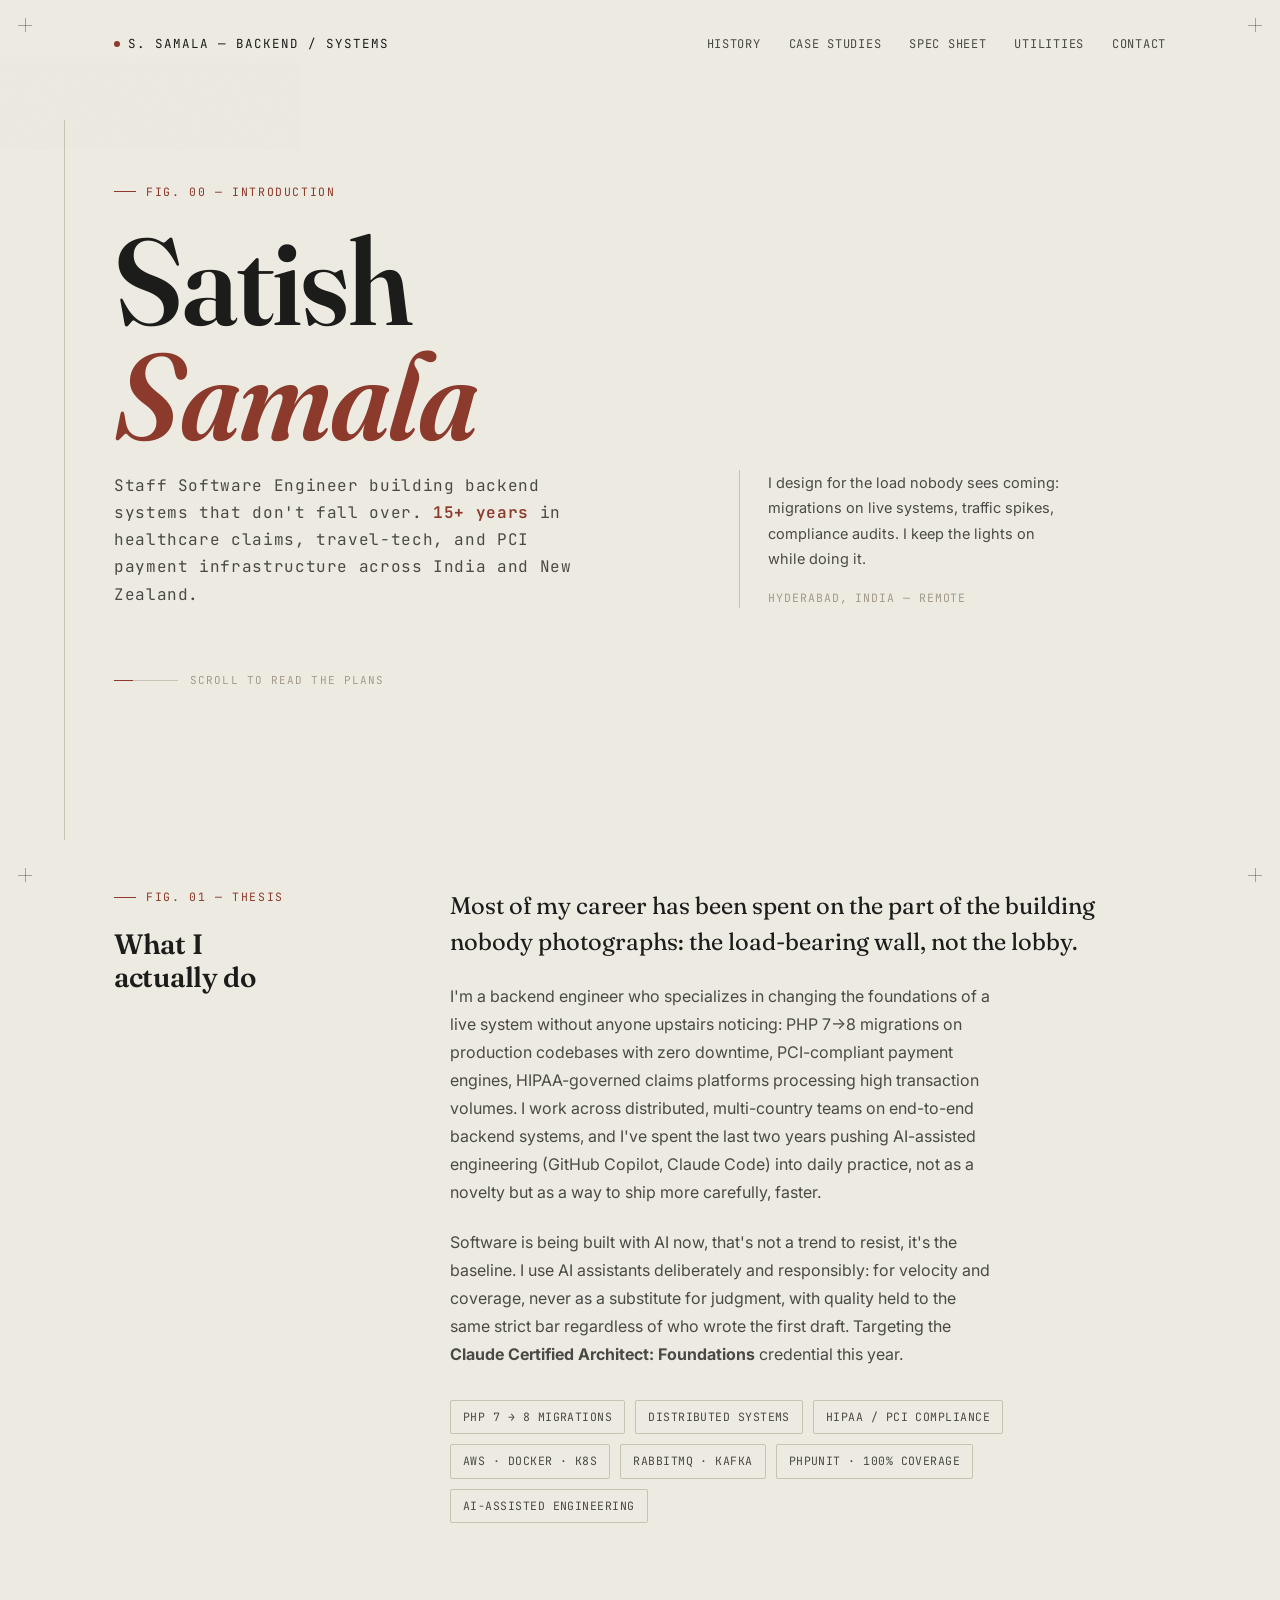
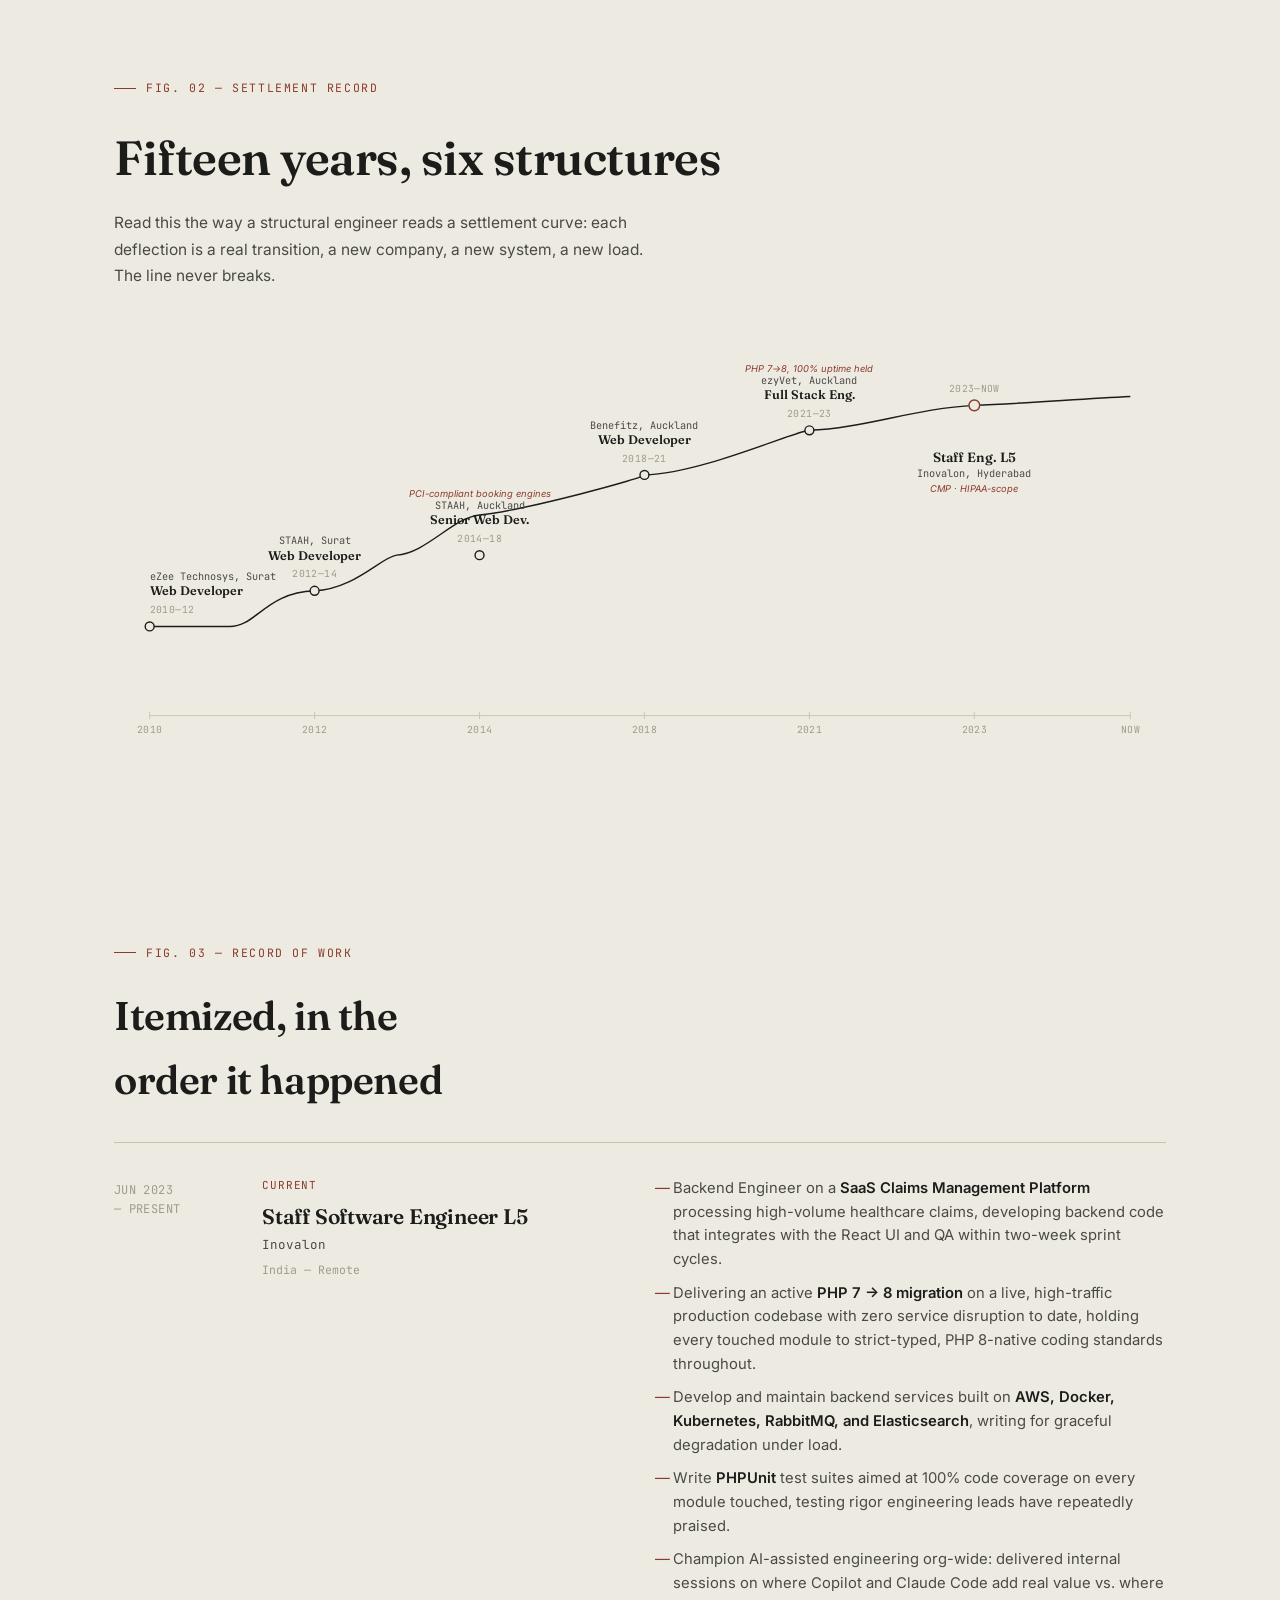
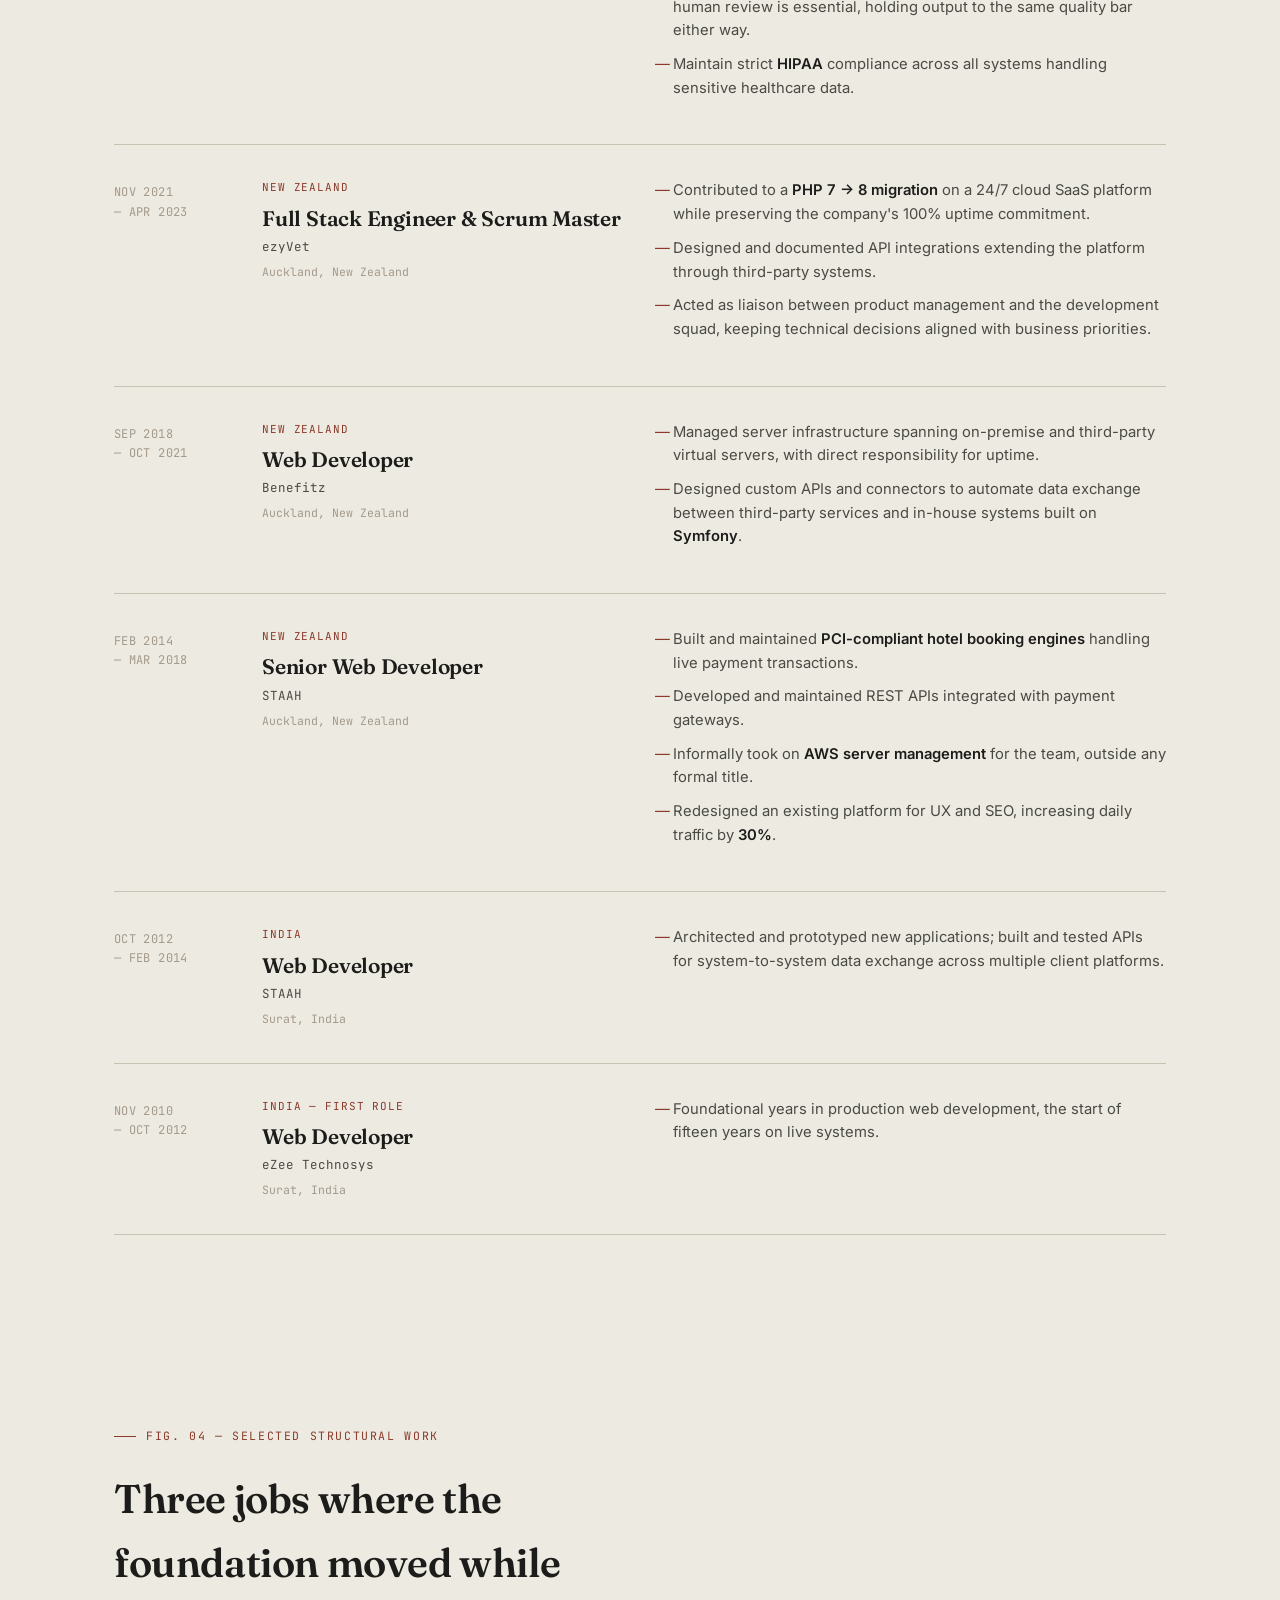
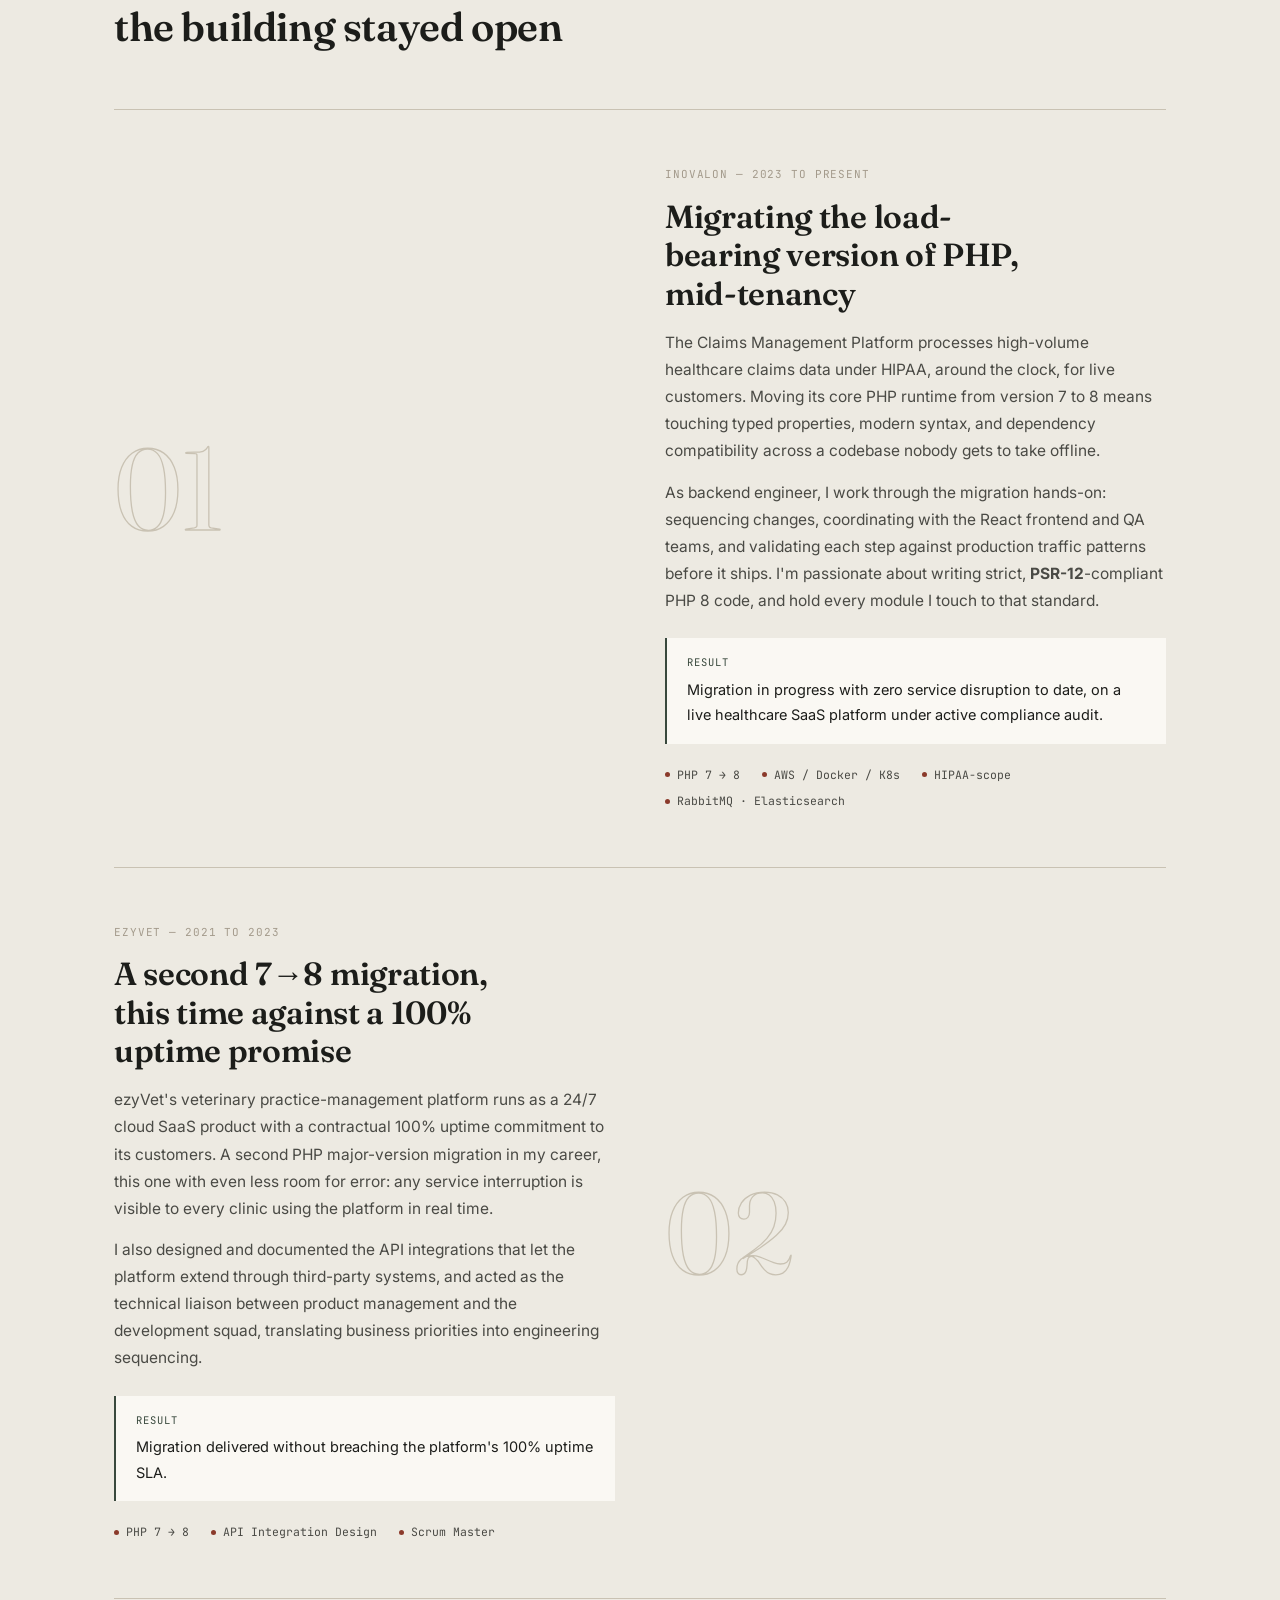
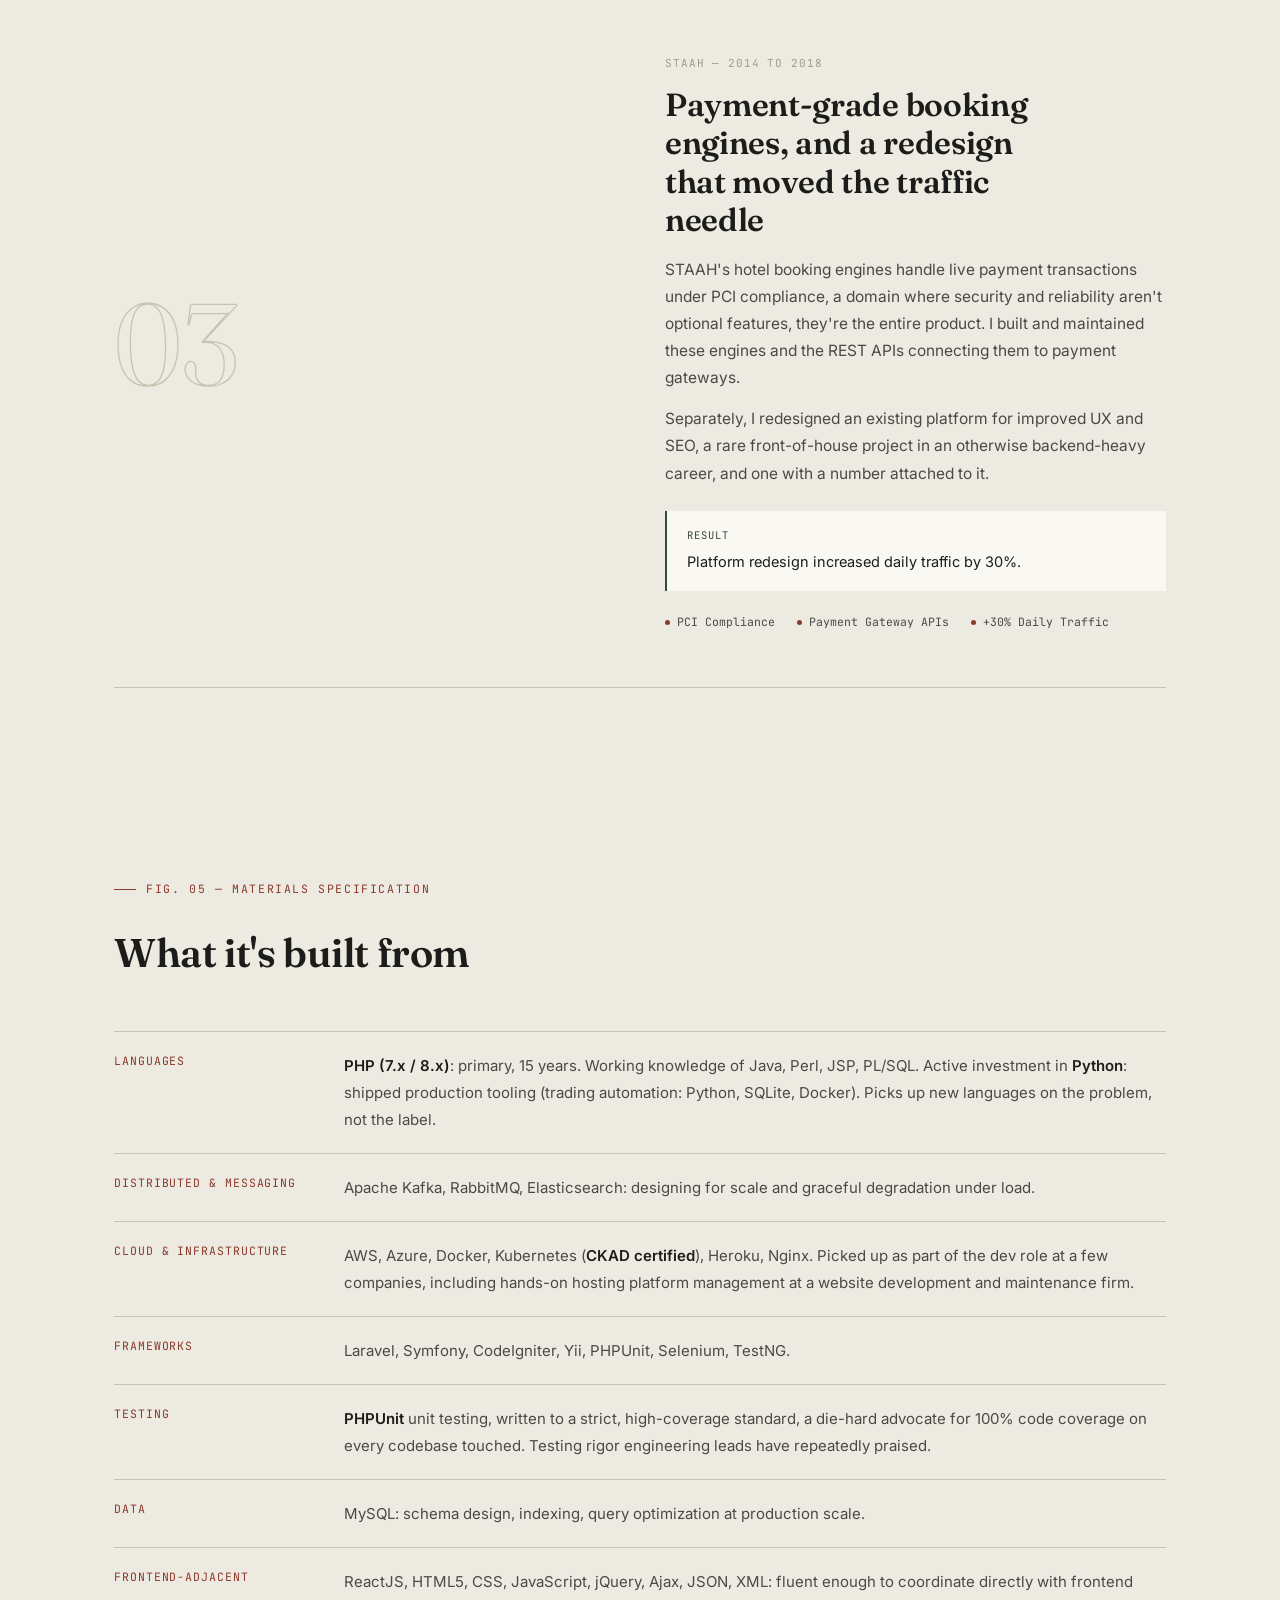
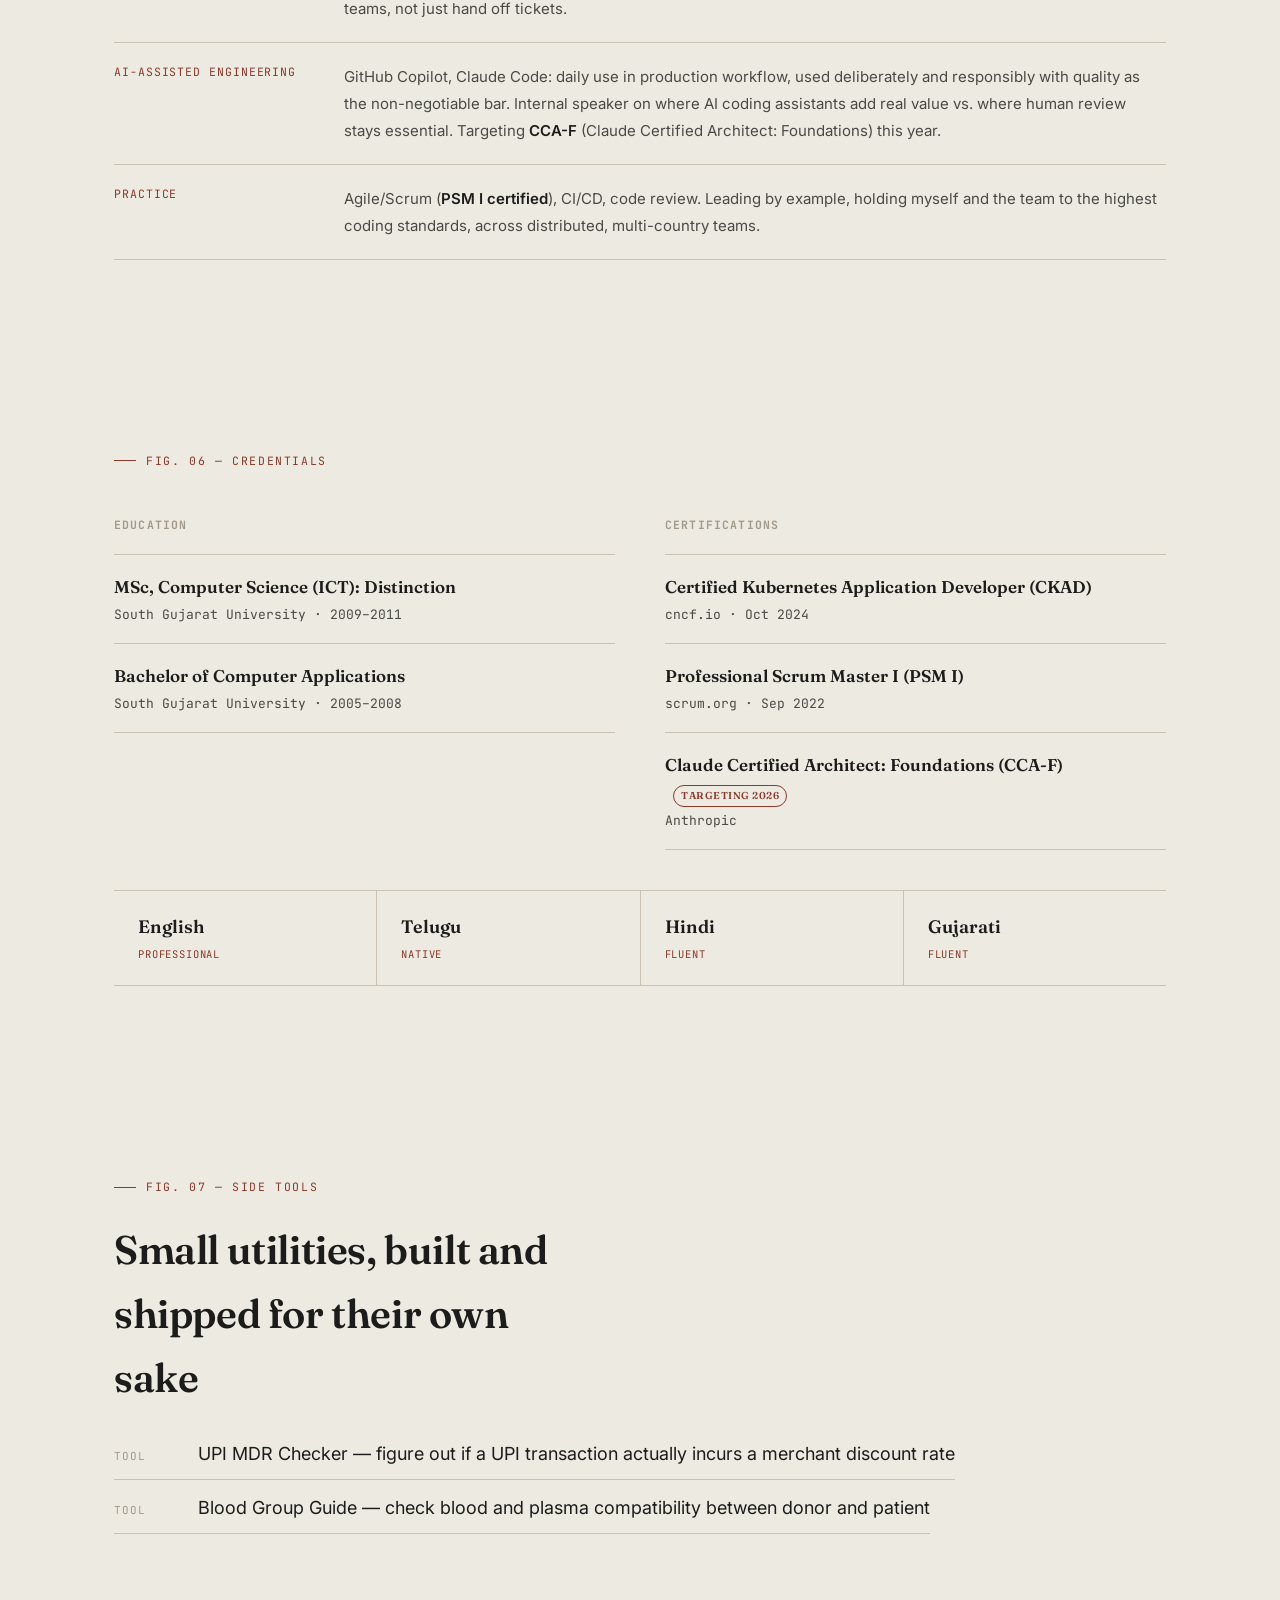
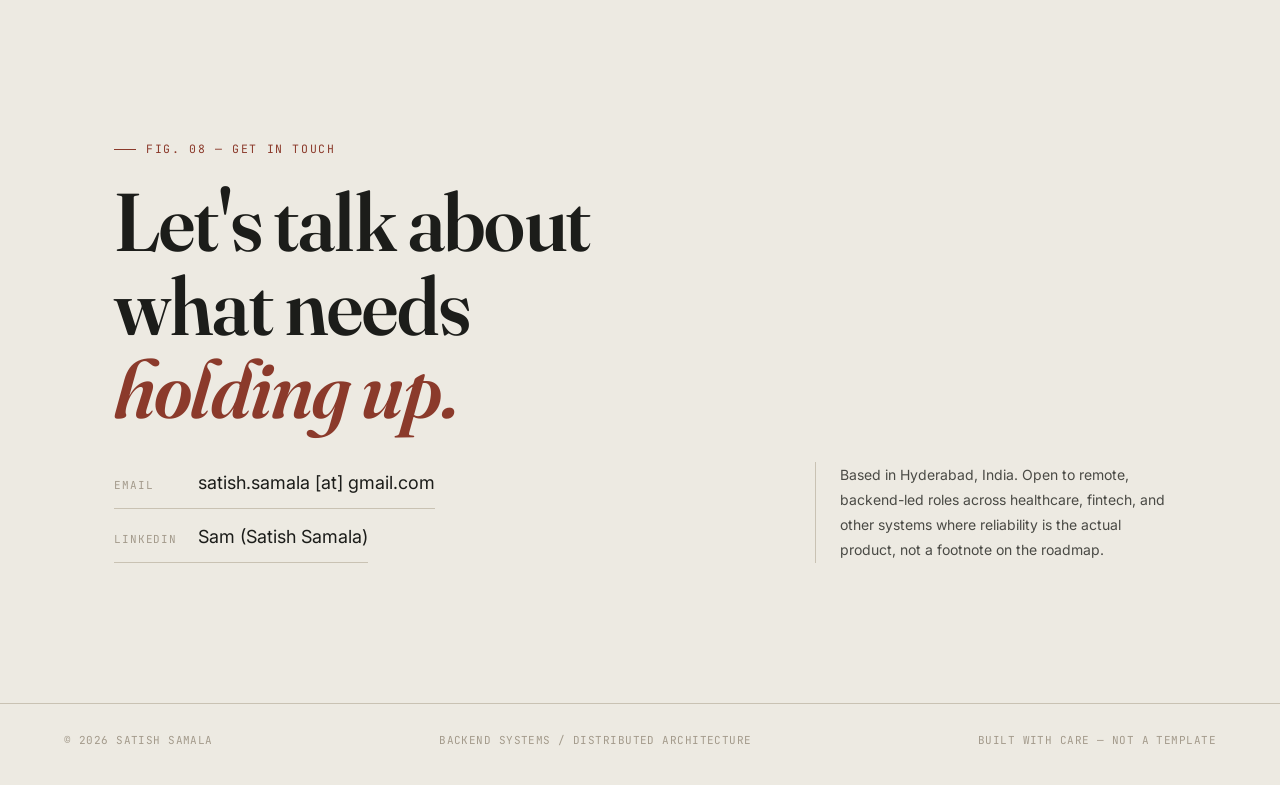
<file: index.html>
<!DOCTYPE html>
<html lang="en">
<head>
<meta charset="UTF-8">
<meta name="viewport" content="width=device-width, initial-scale=1.0">
<title>Satish Samala — Backend Systems Engineer</title>
<meta name="description" content="Satish Samala, Staff Software Engineer specializing in distributed backend systems, zero-downtime migrations, and production reliability across healthcare, travel-tech, and payments.">

<link rel="preconnect" href="https://fonts.googleapis.com">
<link rel="preconnect" href="https://fonts.gstatic.com" crossorigin>
<link href="https://fonts.googleapis.com/css2?family=Fraunces:ital,opsz,wght@0,9..144,300..900;1,9..144,300..900&family=JetBrains+Mono:ital,wght@0,400;0,500;0,600;1,400&family=Inter:wght@400;500;600&display=swap" rel="stylesheet">

<style>
  :root{
    --paper: #EDEAE2;
    --paper-lift: #FAF8F3;
    --ink: #1C1D1A;
    --ink-soft: #4A4A45;
    --taupe: #A39A8B;
    --rule: #C9C2B3;
    --rust: #8B3A2B;
    --structural-green: #39493D;
    --max: 1180px;
    --margin: clamp(20px, 5vw, 64px);
  }

  *{ margin:0; padding:0; box-sizing:border-box; }

  html{ scroll-behavior:smooth; }

  body{
    background:var(--paper);
    color:var(--ink);
    font-family:'Inter', sans-serif;
    font-size:16px;
    line-height:1.6;
    -webkit-font-smoothing:antialiased;
    overflow-x:hidden;
  }

  ::selection{ background:var(--rust); color:var(--paper-lift); }

  a{ color:inherit; text-decoration:none; }

  .container{
    max-width:var(--max);
    margin:0 auto;
    padding-left:var(--margin);
    padding-right:var(--margin);
  }

  /* faint paper grain + cross-hatch corner marks, ambient, not decorative noise */
  .grain{
    position:fixed; inset:0; pointer-events:none; z-index:1; opacity:.5; mix-blend-mode:multiply;
  }

  /* ===================== TOP MARK / REGISTRATION ===================== */
  .reg-marks span{
    position:fixed; width:14px; height:14px; z-index:50; pointer-events:none;
  }
  .reg-marks span::before,.reg-marks span::after{
    content:''; position:absolute; background:var(--ink); opacity:.35;
  }
  .reg-marks span::before{ width:14px; height:1px; top:50%; left:0; }
  .reg-marks span::after{ width:1px; height:14px; left:50%; top:0; }
  .reg-tl{ top:18px; left:18px; }
  .reg-tr{ top:18px; right:18px; }
  .reg-bl{ bottom:18px; left:18px; }
  .reg-br{ bottom:18px; right:18px; }
  @media (max-width:700px){ .reg-marks{ display:none; } }

  /* ===================== NAV ===================== */
  header.site-nav{
    position:fixed; top:0; left:0; right:0; z-index:40;
    background:linear-gradient(to bottom, var(--paper) 70%, transparent);
    padding-top:34px; padding-bottom:18px;
  }
  .nav-row{
    display:flex; justify-content:space-between; align-items:baseline;
  }
  .nav-mark{
    font-family:'JetBrains Mono', monospace;
    font-size:12.5px; letter-spacing:.08em;
    color:var(--ink);
    display:flex; align-items:baseline; gap:8px;
  }
  .nav-mark .dot{ width:6px; height:6px; border-radius:50%; background:var(--rust); display:inline-block; transform:translateY(-1px); }
  .nav-links{
    display:flex; gap:28px;
    font-family:'JetBrains Mono', monospace;
    font-size:12px; letter-spacing:.06em; text-transform:uppercase;
  }
  .nav-links a{ position:relative; color:var(--ink-soft); transition:color .25s; }
  .nav-links a:hover{ color:var(--rust); }
  .nav-links a::after{
    content:''; position:absolute; left:0; bottom:-4px; width:0; height:1px; background:var(--rust);
    transition:width .25s;
  }
  .nav-links a:hover::after{ width:100%; }
  @media (max-width:640px){ .nav-links{ display:none; } }

  /* ===================== SPEC RAIL (left margin running scale) ===================== */
  .spec-rail{
    position:fixed; left:var(--margin); top:0; bottom:0; width:1px;
    z-index:2; pointer-events:none;
  }
  .spec-rail::before{
    content:''; position:absolute; top:120px; bottom:60px; left:0; width:1px; background:var(--rule);
  }
  @media (max-width:900px){ .spec-rail{ display:none; } }

  /* ===================== SECTION SCAFFOLDING ===================== */
  section{ position:relative; padding-top:96px; padding-bottom:96px; }

  .eyebrow{
    font-family:'JetBrains Mono', monospace;
    font-size:11.5px; letter-spacing:.14em; text-transform:uppercase;
    color:var(--rust);
    display:flex; align-items:center; gap:10px;
    margin-bottom:22px;
  }
  .eyebrow::before{ content:''; width:22px; height:1px; background:var(--rust); display:inline-block; }

  .fig-label{
    font-family:'JetBrains Mono', monospace;
    font-size:11px; letter-spacing:.08em; color:var(--taupe);
    text-transform:uppercase;
  }

  h1,h2,h3{ font-family:'Fraunces', serif; font-weight:600; letter-spacing:-.01em; }

  /* ===================== HERO ===================== */
  .hero{
    min-height:88vh;
    display:flex; flex-direction:column; justify-content:center;
    padding-top:140px; padding-bottom:60px;
  }
  .hero-grid{
    display:grid; grid-template-columns: 1.15fr .85fr; gap:48px; align-items:end;
  }
  .hero-name{
    font-size:clamp(58px, 9.6vw, 132px);
    line-height:.94;
    font-variation-settings:'opsz' 144,'SOFT' 22,'WONK' 1;
    margin-bottom:6px;
  }
  .hero-name em{ font-style:italic; color:var(--rust); font-variation-settings:'opsz' 144,'SOFT' 38,'WONK' 1; }
  .hero-role{
    font-family:'JetBrains Mono', monospace;
    font-size:clamp(13px,1.6vw,16px);
    letter-spacing:.04em;
    color:var(--ink-soft);
    margin-top:18px;
    max-width:46ch;
    line-height:1.7;
  }
  .hero-role .y15{ color:var(--rust); font-weight:600; }
  .hero-aside{
    border-left:1px solid var(--rule);
    padding-left:28px;
    align-self:end;
  }
  .hero-aside p{
    font-size:14.5px; color:var(--ink-soft); line-height:1.75; max-width:34ch;
  }
  .hero-aside .loc{
    font-family:'JetBrains Mono', monospace; font-size:11.5px; letter-spacing:.08em;
    text-transform:uppercase; color:var(--taupe); margin-top:18px; display:block;
  }
  @media (max-width:860px){
    .hero-grid{ grid-template-columns:1fr; gap:32px; }
    .hero-aside{ border-left:none; padding-left:0; border-top:1px solid var(--rule); padding-top:24px; }
  }

  .scroll-cue{
    margin-top:64px;
    display:flex; align-items:center; gap:12px;
    font-family:'JetBrains Mono', monospace; font-size:11px; letter-spacing:.1em;
    color:var(--taupe); text-transform:uppercase;
  }
  .scroll-cue .line{ width:64px; height:1px; background:var(--rule); position:relative; overflow:hidden; }
  .scroll-cue .line::after{
    content:''; position:absolute; left:0; top:0; height:100%; width:30%; background:var(--rust);
    animation:travel 2.6s ease-in-out infinite;
  }
  @keyframes travel{ 0%{ left:-30%; } 100%{ left:100%; } }

  /* ===================== THESIS / SUMMARY ===================== */
  .thesis{
    display:grid; grid-template-columns: 280px 1fr; gap:56px;
  }
  .thesis-label h2{ font-size:28px; line-height:1.15; max-width:9ch; }
  .thesis-body p{
    font-size:clamp(19px,2.1vw,24px);
    line-height:1.5;
    font-family:'Fraunces', serif;
    font-weight:400;
    font-variation-settings:'opsz' 40,'SOFT' 30;
    color:var(--ink);
    max-width:46ch;
  }
  .thesis-body p + p{ margin-top:22px; color:var(--ink-soft); font-size:16px; font-family:'Inter',sans-serif; max-width:54ch; line-height:1.75; font-variation-settings:normal; }
  .thesis-body .tag-row{
    display:flex; flex-wrap:wrap; gap:10px; margin-top:32px;
  }
  .tag{
    font-family:'JetBrains Mono', monospace; font-size:11.5px; letter-spacing:.04em;
    border:1px solid var(--rule); padding:7px 12px; color:var(--ink-soft); border-radius:2px;
  }
  @media (max-width:780px){ .thesis{ grid-template-columns:1fr; gap:24px; } }

  /* ===================== LOAD LINE (signature element) ===================== */
  .loadline-section{ padding-top:60px; }
  .loadline-head{ margin-bottom:8px; }
  .loadline-head h2{ font-size:clamp(32px,4vw,48px); }
  .loadline-sub{ color:var(--ink-soft); max-width:56ch; margin-top:14px; font-size:15.5px; line-height:1.7; }

  .loadline-wrap{ position:relative; margin-top:70px; }
  .loadline-svg{ width:100%; display:block; overflow:visible; }
  .ll-path{ fill:none; stroke:var(--ink); stroke-width:1.6; }
  .ll-path-fill{ fill:url(#paperFade); opacity:.5; }
  .ll-tick{ stroke:var(--rule); stroke-width:1; }
  .ll-node circle{ fill:var(--paper); stroke:var(--ink); stroke-width:1.6; }
  .ll-node.active circle{ stroke:var(--rust); }
  .ll-annot{ font-family:'JetBrains Mono', monospace; }
  .ll-year{ font-size:11px; fill:var(--taupe); letter-spacing:.04em; }
  .ll-role{ font-family:'Fraunces',serif; font-weight:600; fill:var(--ink); }
  .ll-co{ font-size:11.5px; fill:var(--ink-soft); }
  .ll-stress{ fill:var(--rust); font-size:10.5px; font-style:italic; }

  /* ===================== TIMELINE DETAIL CARDS ===================== */
  .roles{ margin-top:30px; }
  .role-row{
    display:grid; grid-template-columns: 120px 1fr 1.4fr; gap:28px;
    padding:34px 0; border-top:1px solid var(--rule);
    align-items:start;
  }
  .role-row:last-child{ border-bottom:1px solid var(--rule); }
  .role-period{
    font-family:'JetBrains Mono', monospace; font-size:12px; color:var(--taupe);
    letter-spacing:.03em; line-height:1.6; padding-top:4px;
  }
  .role-id{
    font-family:'JetBrains Mono', monospace; font-size:11px; color:var(--rust);
    letter-spacing:.08em; display:block; margin-bottom:8px;
  }
  .role-titles h3{ font-size:21px; line-height:1.3; margin-bottom:5px; }
  .role-titles .co{ font-family:'JetBrains Mono', monospace; font-size:12.5px; color:var(--ink-soft); }
  .role-titles .loc-tag{ display:block; font-size:11.5px; color:var(--taupe); margin-top:6px; font-family:'JetBrains Mono', monospace; }
  .role-detail ul{ list-style:none; }
  .role-detail li{
    position:relative; padding-left:18px; margin-bottom:10px;
    font-size:14.8px; color:var(--ink-soft); line-height:1.6;
  }
  .role-detail li::before{
    content:'—'; position:absolute; left:0; color:var(--rust);
  }
  .role-detail li strong{ color:var(--ink); font-weight:600; }
  @media (max-width:880px){
    .role-row{ grid-template-columns:1fr; gap:10px; }
    .role-period{ padding-top:0; }
  }

  @media (max-width:760px){ .loadline-svg{ display:none; } }

  /* mobile fallback: vertical settlement list */
  .loadline-mobile{ display:none; margin-top:48px; }
  @media (max-width:760px){ .loadline-mobile{ display:block; } }
  .lm-item{
    position:relative; padding-left:28px; padding-bottom:34px;
    border-left:1px solid var(--rule);
  }
  .lm-item:last-child{ border-left:1px solid transparent; padding-bottom:0; }
  .lm-item::before{
    content:''; position:absolute; left:-5px; top:2px; width:9px; height:9px;
    border-radius:50%; background:var(--paper); border:1.6px solid var(--ink);
  }
  .lm-item.active::before{ border-color:var(--rust); }
  .lm-year{ font-family:'JetBrains Mono', monospace; font-size:11px; color:var(--taupe); letter-spacing:.06em; }
  .lm-role{ font-family:'Fraunces', serif; font-weight:600; font-size:17px; margin-top:4px; }
  .lm-role.is-current{ color:var(--rust); }
  .lm-co{ font-family:'JetBrains Mono', monospace; font-size:12.5px; color:var(--ink-soft); margin-top:2px; }
  .lm-stress{ font-family:'JetBrains Mono', monospace; font-style:italic; font-size:11.5px; color:var(--rust); margin-top:6px; }


  /* ===================== CASE STUDIES ===================== */
  .case-grid{ margin-top:50px; display:flex; flex-direction:column; gap:0; }
  .case{
    display:grid; grid-template-columns: 1fr 1fr; gap:50px;
    padding:56px 0; border-top:1px solid var(--rule);
    position:relative; align-items:center;
  }
  .case:nth-child(even){ grid-template-columns: 1fr 1fr; }
  .case:nth-child(even) .case-num{ order:1; }
  .case:last-child{ border-bottom:1px solid var(--rule); }
  .case-num{
    font-family:'Fraunces', serif; font-variation-settings:'opsz' 144,'WONK' 1;
    font-size:clamp(60px,9vw,120px); line-height:.8; color:var(--paper-lift);
    -webkit-text-stroke:1.3px var(--rule); color:transparent;
  }
  .case-content .fig-label{ margin-bottom:14px; }
  .case-content h3{ font-size:clamp(24px,3vw,32px); line-height:1.2; margin-bottom:16px; max-width:18ch; }
  .case-content p{ color:var(--ink-soft); font-size:15.5px; line-height:1.75; max-width:52ch; margin-bottom:14px; }
  .case-meta{
    display:flex; flex-wrap:wrap; gap:8px 22px; margin-top:22px;
    font-family:'JetBrains Mono', monospace; font-size:11.5px; color:var(--ink-soft);
  }
  .case-meta span{ display:flex; align-items:center; gap:7px; }
  .case-meta span::before{ content:''; width:5px; height:5px; background:var(--rust); border-radius:50%; }
  .case-result{
    margin-top:24px; padding:16px 20px; border-left:2px solid var(--structural-green);
    background:var(--paper-lift);
  }
  .case-result .r-label{ font-family:'JetBrains Mono', monospace; font-size:10.5px; letter-spacing:.1em; color:var(--structural-green); text-transform:uppercase; display:block; margin-bottom:6px; }
  .case-result p{ margin:0; color:var(--ink); font-size:14.5px; }
  @media (max-width:860px){
    .case, .case:nth-child(even){ grid-template-columns:1fr; gap:18px; }
    .case:nth-child(even) .case-num{ order:0; }
    .case-num{ font-size:64px; }
  }

  /* ===================== SKILLS / SPEC SHEET ===================== */
  .specsheet{ margin-top:46px; }
  .spec-table{ width:100%; border-collapse:collapse; }
  .spec-table tr{ border-top:1px solid var(--rule); }
  .spec-table tr:last-child{ border-bottom:1px solid var(--rule); }
  .spec-table td{ padding:20px 0; vertical-align:top; }
  .spec-table td.k{
    width:230px; font-family:'JetBrains Mono', monospace; font-size:11.5px;
    letter-spacing:.08em; text-transform:uppercase; color:var(--rust); padding-right:24px;
  }
  .spec-table td.v{ font-size:15px; color:var(--ink-soft); line-height:1.8; }
  .spec-table td.v b{ color:var(--ink); font-weight:600; }
  @media (max-width:700px){
    .spec-table td.k{ width:auto; display:block; padding-bottom:6px; }
    .spec-table tr{ display:block; padding:18px 0; }
    .spec-table td{ display:block; padding:2px 0; }
  }

  /* ===================== CREDENTIALS / EDUCATION ===================== */
  .creds{ display:grid; grid-template-columns: 1fr 1fr; gap:50px; margin-top:46px; }
  .cred-col h4{
    font-family:'JetBrains Mono', monospace; font-size:11.5px; letter-spacing:.1em;
    text-transform:uppercase; color:var(--taupe); margin-bottom:20px;
  }
  .cred-item{ padding:18px 0; border-top:1px solid var(--rule); }
  .cred-item:last-child{ border-bottom:1px solid var(--rule); }
  .cred-item .ct{ font-family:'Fraunces',serif; font-weight:600; font-size:17px; margin-bottom:4px; }
  .cred-item .cs{ font-size:13px; color:var(--ink-soft); font-family:'JetBrains Mono', monospace; }
  .cred-item .cstatus{ display:inline-block; margin-left:8px; font-size:10px; padding:2px 7px; border:1px solid var(--rust); color:var(--rust); border-radius:20px; letter-spacing:.05em; text-transform:uppercase; }
  @media (max-width:780px){ .creds{ grid-template-columns:1fr; gap:10px; } }

  /* ===================== LANGUAGES STRIP ===================== */
  .langs{ display:flex; flex-wrap:wrap; gap:0; margin-top:40px; border-top:1px solid var(--rule); border-bottom:1px solid var(--rule); }
  .lang-item{ flex:1; min-width:150px; padding:22px 24px; border-right:1px solid var(--rule); }
  .lang-item:last-child{ border-right:none; }
  .lang-item .lname{ font-family:'Fraunces',serif; font-weight:600; font-size:18px; }
  .lang-item .lfluency{ font-family:'JetBrains Mono', monospace; font-size:10.5px; color:var(--rust); text-transform:uppercase; letter-spacing:.08em; margin-top:4px; display:block; }
  @media (max-width:700px){ .lang-item{ min-width:45%; border-bottom:1px solid var(--rule); } }

  /* ===================== CONTACT / CLOSE ===================== */
  .contact{ padding-top:110px; padding-bottom:140px; }
  .contact-grid{ display:grid; grid-template-columns: 1.3fr .7fr; gap:48px; align-items:end; }
  .contact h2{
    font-size:clamp(42px,6.4vw,84px); line-height:1.02;
    font-variation-settings:'opsz' 144,'SOFT' 22,'WONK' 1;
  }
  .contact h2 em{ font-style:italic; color:var(--rust); }
  .contact-links{ margin-top:38px; display:flex; flex-direction:column; gap:14px; }
  .contact-link{
    display:flex; align-items:baseline; gap:14px; font-size:18px; padding-bottom:10px;
    border-bottom:1px solid var(--rule); width:fit-content; transition:border-color .25s;
  }
  .contact-link:hover{ border-color:var(--rust); }
  .contact-link .clabel{ font-family:'JetBrains Mono', monospace; font-size:11px; color:var(--taupe); text-transform:uppercase; letter-spacing:.08em; min-width:70px; }
  .contact-link:hover .clabel{ color: var(--rust); }
  .contact-static{ cursor:default; user-select:none; -webkit-user-select:none; -moz-user-select:none; }
  .contact-static:hover{ border-color:var(--rule); }
  .contact-static:hover .clabel{ color:var(--taupe); }
  .contact-aside{ font-size:14px; color:var(--ink-soft); line-height:1.8; border-left:1px solid var(--rule); padding-left:24px; }
  @media (max-width:860px){ .contact-grid{ grid-template-columns:1fr; gap:30px; } .contact-aside{ border-left:none; padding-left:0; border-top:1px solid var(--rule); padding-top:20px; } }

  footer{
    padding:28px var(--margin) 36px;
    display:flex; justify-content:space-between; align-items:center;
    font-family:'JetBrains Mono', monospace; font-size:11px; color:var(--taupe); letter-spacing:.04em;
    border-top:1px solid var(--rule);
  }
  @media (max-width:600px){ footer{ flex-direction:column; gap:8px; text-align:center; } }

  /* reveal-on-scroll, kept subtle */
  .reveal{ opacity:0; transform:translateY(14px); transition:opacity .7s ease, transform .7s ease; }
  .reveal.is-visible{ opacity:1; transform:translateY(0); }

  @media (prefers-reduced-motion: reduce){
    .reveal{ opacity:1; transform:none; transition:none; }
    .scroll-cue .line::after{ animation:none; }
    html{ scroll-behavior:auto; }
  }

  :focus-visible{ outline:2px solid var(--rust); outline-offset:3px; }
</style>
</head>
<body>

<svg class="grain" aria-hidden="true">
  <filter id="noiseFilter">
    <feTurbulence type="fractalNoise" baseFrequency="0.9" numOctaves="2" stitchTiles="stitch" result="noise"/>
    <feColorMatrix in="noise" type="matrix" values="0 0 0 0 0  0 0 0 0 0  0 0 0 0 0  0 0 0 0.02 0"/>
  </filter>
  <rect width="100%" height="100%" filter="url(#noiseFilter)"/>
</svg>

<div class="reg-marks">
  <span class="reg-tl"></span><span class="reg-tr"></span><span class="reg-bl"></span><span class="reg-br"></span>
</div>

<div class="spec-rail" aria-hidden="true"></div>

<header class="site-nav">
  <div class="container nav-row">
    <a href="#top" class="nav-mark"><span class="dot"></span>S. SAMALA — BACKEND / SYSTEMS</a>
    <nav class="nav-links">
      <a href="#history">History</a>
      <a href="#case-studies">Case Studies</a>
      <a href="#spec">Spec Sheet</a>
      <a href="#utilities">Utilities</a>
      <a href="#contact">Contact</a>
    </nav>
  </div>
</header>

<main id="top">

  <!-- ============ HERO ============ -->
  <section class="hero container">
    <div class="hero-grid">
      <div>
        <div class="eyebrow">FIG. 00 — INTRODUCTION</div>
        <h1 class="hero-name">Satish<br><em>Samala</em></h1>
        <p class="hero-role">Staff Software Engineer building backend systems that don't fall over. <span class="y15">15+ years</span> in healthcare claims, travel-tech, and PCI payment infrastructure across India and New Zealand.</p>
      </div>
      <div class="hero-aside">
        <p>I design for the load nobody sees coming: migrations on live systems, traffic spikes, compliance audits. I keep the lights on while doing it.</p>
        <span class="loc">Hyderabad, India — Remote</span>
      </div>
    </div>
    <div class="scroll-cue"><div class="line"></div>SCROLL TO READ THE PLANS</div>
  </section>

  <!-- ============ THESIS ============ -->
  <section class="thesis container reveal">
    <div class="thesis-label">
      <div class="eyebrow">FIG. 01 — THESIS</div>
      <h2>What I actually do</h2>
    </div>
    <div class="thesis-body">
      <p>Most of my career has been spent on the part of the building nobody photographs: the load-bearing wall, not the lobby.</p>
      <p>I'm a backend engineer who specializes in changing the foundations of a live system without anyone upstairs noticing: PHP 7→8 migrations on production codebases with zero downtime, PCI-compliant payment engines, HIPAA-governed claims platforms processing high transaction volumes. I work across distributed, multi-country teams on end-to-end backend systems, and I've spent the last two years pushing AI-assisted engineering (GitHub Copilot, Claude Code) into daily practice, not as a novelty but as a way to ship more carefully, faster.</p>
      <p>Software is being built with AI now, that's not a trend to resist, it's the baseline. I use AI assistants deliberately and responsibly: for velocity and coverage, never as a substitute for judgment, with quality held to the same strict bar regardless of who wrote the first draft. Targeting the <b>Claude Certified Architect: Foundations</b> credential this year.</p>
      <div class="tag-row">
        <span class="tag">PHP 7 → 8 MIGRATIONS</span>
        <span class="tag">DISTRIBUTED SYSTEMS</span>
        <span class="tag">HIPAA / PCI COMPLIANCE</span>
        <span class="tag">AWS · DOCKER · K8S</span>
        <span class="tag">RABBITMQ · KAFKA</span>
        <span class="tag">PHPUNIT · 100% COVERAGE</span>
        <span class="tag">AI-ASSISTED ENGINEERING</span>
      </div>
    </div>
  </section>

  <!-- ============ LOAD LINE (signature visual) ============ -->
  <section class="loadline-section container reveal" id="history">
    <div class="eyebrow">FIG. 02 — SETTLEMENT RECORD</div>
    <div class="loadline-head">
      <h2> Fifteen years, six&nbsp;structures</h2>
      <p class="loadline-sub">Read this the way a structural engineer reads a settlement curve: each deflection is a real transition, a new company, a new system, a new load. The line never breaks.</p>
    </div>

    <div class="loadline-wrap">
      <svg class="loadline-svg" viewBox="0 0 1180 440" preserveAspectRatio="xMidYMid meet" role="img" aria-label="Career timeline from 2010 to present, shown as a structural settlement curve across six roles.">
        <defs>
          <linearGradient id="paperFade" x1="0" y1="0" x2="0" y2="1">
            <stop offset="0%" stop-color="#1C1D1A" stop-opacity="0.06"/>
            <stop offset="100%" stop-color="#1C1D1A" stop-opacity="0"/>
          </linearGradient>
        </defs>

        <!-- baseline ticks -->
        <g class="ll-tick">
          <line x1="40" y1="400" x2="1140" y2="400"/>
          <line x1="40" y1="396" x2="40" y2="404"/>
          <line x1="225" y1="396" x2="225" y2="404"/>
          <line x1="410" y1="396" x2="410" y2="404"/>
          <line x1="595" y1="396" x2="595" y2="404"/>
          <line x1="780" y1="396" x2="780" y2="404"/>
          <line x1="965" y1="396" x2="965" y2="404"/>
          <line x1="1140" y1="396" x2="1140" y2="404"/>
        </g>
        <g class="ll-annot ll-year" text-anchor="middle">
          <text x="40" y="420">2010</text>
          <text x="225" y="420">2012</text>
          <text x="410" y="420">2014</text>
          <text x="595" y="420">2018</text>
          <text x="780" y="420">2021</text>
          <text x="965" y="420">2023</text>
          <text x="1140" y="420">NOW</text>
        </g>

        <!-- settlement curve -->
        <path class="ll-path" d="M40,300
                 C90,300 100,300 130,300
                 C160,300 170,262 225,260
                 C270,258 300,222 317,220
                 C350,218 380,178 410,175
                 C460,170 600,132 595,130
                 C660,128 760,82 780,80
                 C840,78 900,55 965,52
                 C1020,50 1080,45 1140,42"/>

        <!-- nodes -->
        <g class="ll-node">
          <circle cx="40" cy="300" r="5"/>
          <text class="ll-annot ll-year" x="40" y="285" text-anchor="start">2010—12</text>
          <text class="ll-annot ll-role" x="40" y="265" font-size="14" text-anchor="start">Web Developer</text>
          <text class="ll-annot ll-co" x="40" y="248" text-anchor="start">eZee Technosys, Surat</text>
        </g>

        <g class="ll-node">
          <circle cx="225" cy="260" r="5"/>
          <text class="ll-annot ll-year" x="225" y="245" text-anchor="middle">2012—14</text>
          <text class="ll-annot ll-role" x="225" y="225" font-size="14" text-anchor="middle">Web Developer</text>
          <text class="ll-annot ll-co" x="225" y="208" text-anchor="middle">STAAH, Surat</text>
        </g>

        <g class="ll-node">
          <circle cx="410" cy="220" r="5"/>
          <text class="ll-annot ll-year" x="410" y="205" text-anchor="middle">2014—18</text>
          <text class="ll-annot ll-role" x="410" y="185" font-size="14" text-anchor="middle">Senior Web Dev.</text>
          <text class="ll-annot ll-co" x="410" y="168" text-anchor="middle">STAAH, Auckland</text>
          <text class="ll-stress" x="410" y="155" text-anchor="middle">PCI-compliant booking engines</text>
        </g>

        <g class="ll-node">
          <circle cx="595" cy="130" r="5"/>
          <text class="ll-annot ll-year" x="595" y="115" text-anchor="middle">2018—21</text>
          <text class="ll-annot ll-role" x="595" y="95" font-size="14" text-anchor="middle">Web Developer</text>
          <text class="ll-annot ll-co" x="595" y="78" text-anchor="middle">Benefitz, Auckland</text>
        </g>

        <g class="ll-node">
          <circle cx="780" cy="80" r="5"/>
          <text class="ll-annot ll-year" x="780" y="65" text-anchor="middle">2021—23</text>
          <text class="ll-annot ll-role" x="780" y="45" font-size="14" text-anchor="middle">Full Stack Eng.</text>
          <text class="ll-annot ll-co" x="780" y="28" text-anchor="middle">ezyVet, Auckland</text>
          <text class="ll-stress" x="780" y="15" text-anchor="middle">PHP 7→8, 100% uptime held</text>
        </g>

        <g class="ll-node active">
          <circle cx="965" cy="52" r="6"/>
          <text class="ll-annot ll-year" x="965" y="37" text-anchor="middle">2023—NOW</text>
          <text class="ll-annot ll-role" x="965" y="115" font-size="15" text-anchor="middle" fill="var(--rust)">Staff Eng. L5</text>
          <text class="ll-annot ll-co" x="965" y="132" text-anchor="middle">Inovalon, Hyderabad</text>
          <text class="ll-stress" x="965" y="149" text-anchor="middle">CMP · HIPAA-scope</text>
        </g>
      </svg>

      <div class="loadline-mobile">
        <div class="lm-item">
          <span class="lm-year">2010—12</span>
          <div class="lm-role">Web Developer</div>
          <div class="lm-co">eZee Technosys, Surat</div>
        </div>
        <div class="lm-item">
          <span class="lm-year">2012—14</span>
          <div class="lm-role">Web Developer</div>
          <div class="lm-co">STAAH, Surat</div>
        </div>
        <div class="lm-item">
          <span class="lm-year">2014—18</span>
          <div class="lm-role">Senior Web Developer</div>
          <div class="lm-co">STAAH, Auckland</div>
          <div class="lm-stress">PCI-compliant booking engines</div>
        </div>
        <div class="lm-item">
          <span class="lm-year">2018—21</span>
          <div class="lm-role">Web Developer</div>
          <div class="lm-co">Benefitz, Auckland</div>
        </div>
        <div class="lm-item">
          <span class="lm-year">2021—23</span>
          <div class="lm-role">Full Stack Engineer</div>
          <div class="lm-co">ezyVet, Auckland</div>
          <div class="lm-stress">PHP 7→8, 100% uptime held</div>
        </div>
        <div class="lm-item active">
          <span class="lm-year">2023—NOW</span>
          <div class="lm-role is-current">Staff Engineer L5</div>
          <div class="lm-co">Inovalon, Hyderabad</div>
          <div class="lm-stress">CMP · HIPAA-scope</div>
        </div>
      </div>
    </div>
  </section>

  <!-- ============ ROLE DETAIL ============ -->
  <section class="container reveal">
    <div class="eyebrow">FIG. 03 — RECORD OF WORK</div>
    <h2 style="font-size:clamp(28px,3.6vw,40px); max-width:14ch;">Itemized, in the order it happened</h2>

    <div class="roles">
      <div class="role-row">
        <div class="role-period">JUN 2023<br>— PRESENT</div>
        <div class="role-titles">
          <span class="role-id">CURRENT</span>
          <h3>Staff Software Engineer L5</h3>
          <div class="co">Inovalon</div>
          <span class="loc-tag">India — Remote</span>
        </div>
        <div class="role-detail">
          <ul>
            <li>Backend Engineer on a <strong>SaaS Claims Management Platform</strong> processing high-volume healthcare claims, developing backend code that integrates with the React UI and QA within two-week sprint cycles.</li>
            <li>Delivering an active <strong>PHP 7 → 8 migration</strong> on a live, high-traffic production codebase with zero service disruption to date, holding every touched module to strict-typed, PHP 8-native coding standards throughout.</li>
            <li>Develop and maintain backend services built on <strong>AWS, Docker, Kubernetes, RabbitMQ, and Elasticsearch</strong>, writing for graceful degradation under load.</li>
            <li>Write <strong>PHPUnit</strong> test suites aimed at 100% code coverage on every module touched, testing rigor engineering leads have repeatedly praised.</li>
            <li>Champion AI-assisted engineering org-wide: delivered internal sessions on where Copilot and Claude Code add real value vs. where human review is essential, holding output to the same quality bar either way.</li>
            <li>Maintain strict <strong>HIPAA</strong> compliance across all systems handling sensitive healthcare data.</li>
          </ul>
        </div>
      </div>

      <div class="role-row">
        <div class="role-period">NOV 2021<br>— APR 2023</div>
        <div class="role-titles">
          <span class="role-id">NEW ZEALAND</span>
          <h3>Full Stack Engineer &amp; Scrum Master</h3>
          <div class="co">ezyVet</div>
          <span class="loc-tag">Auckland, New Zealand</span>
        </div>
        <div class="role-detail">
          <ul>
            <li>Contributed to a <strong>PHP 7 → 8 migration</strong> on a 24/7 cloud SaaS platform while preserving the company's 100% uptime commitment.</li>
            <li>Designed and documented API integrations extending the platform through third-party systems.</li>
            <li>Acted as liaison between product management and the development squad, keeping technical decisions aligned with business priorities.</li>
          </ul>
        </div>
      </div>

      <div class="role-row">
        <div class="role-period">SEP 2018<br>— OCT 2021</div>
        <div class="role-titles">
          <span class="role-id">NEW ZEALAND</span>
          <h3>Web Developer</h3>
          <div class="co">Benefitz</div>
          <span class="loc-tag">Auckland, New Zealand</span>
        </div>
        <div class="role-detail">
          <ul>
            <li>Managed server infrastructure spanning on-premise and third-party virtual servers, with direct responsibility for uptime.</li>
            <li>Designed custom APIs and connectors to automate data exchange between third-party services and in-house systems built on <strong>Symfony</strong>.</li>
          </ul>
        </div>
      </div>

      <div class="role-row">
        <div class="role-period">FEB 2014<br>— MAR 2018</div>
        <div class="role-titles">
          <span class="role-id">NEW ZEALAND</span>
          <h3>Senior Web Developer</h3>
          <div class="co">STAAH</div>
          <span class="loc-tag">Auckland, New Zealand</span>
        </div>
        <div class="role-detail">
          <ul>
            <li>Built and maintained <strong>PCI-compliant hotel booking engines</strong> handling live payment transactions.</li>
            <li>Developed and maintained REST APIs integrated with payment gateways.</li>
            <li>Informally took on <strong>AWS server management</strong> for the team, outside any formal title.</li>
            <li>Redesigned an existing platform for UX and SEO, increasing daily traffic by <strong>30%</strong>.</li>
          </ul>
        </div>
      </div>

      <div class="role-row">
        <div class="role-period">OCT 2012<br>— FEB 2014</div>
        <div class="role-titles">
          <span class="role-id">INDIA</span>
          <h3>Web Developer</h3>
          <div class="co">STAAH</div>
          <span class="loc-tag">Surat, India</span>
        </div>
        <div class="role-detail">
          <ul>
            <li>Architected and prototyped new applications; built and tested APIs for system-to-system data exchange across multiple client platforms.</li>
          </ul>
        </div>
      </div>

      <div class="role-row">
        <div class="role-period">NOV 2010<br>— OCT 2012</div>
        <div class="role-titles">
          <span class="role-id">INDIA — FIRST ROLE</span>
          <h3>Web Developer</h3>
          <div class="co">eZee Technosys</div>
          <span class="loc-tag">Surat, India</span>
        </div>
        <div class="role-detail">
          <ul>
            <li>Foundational years in production web development, the start of fifteen years on live systems.</li>
          </ul>
        </div>
      </div>
    </div>
  </section>

  <!-- ============ CASE STUDIES ============ -->
  <section class="container reveal" id="case-studies">
    <div class="eyebrow">FIG. 04 — SELECTED STRUCTURAL WORK</div>
    <h2 style="font-size:clamp(28px,3.6vw,40px); max-width:18ch;">Three jobs where the foundation moved while the building stayed open</h2>

    <div class="case-grid">

      <div class="case">
        <div class="case-num">01</div>
        <div class="case-content">
          <div class="fig-label">INOVALON — 2023 TO PRESENT</div>
          <h3>Migrating the load-bearing version of PHP, mid-tenancy</h3>
          <p>The Claims Management Platform processes high-volume healthcare claims data under HIPAA, around the clock, for live customers. Moving its core PHP runtime from version 7 to 8 means touching typed properties, modern syntax, and dependency compatibility across a codebase nobody gets to take offline.</p>
          <p>As backend engineer, I work through the migration hands-on: sequencing changes, coordinating with the React frontend and QA teams, and validating each step against production traffic patterns before it ships. I'm passionate about writing strict, <strong>PSR-12</strong>-compliant PHP 8 code, and hold every module I touch to that standard.</p>
          <div class="case-result">
            <span class="r-label">Result</span>
            <p>Migration in progress with zero service disruption to date, on a live healthcare SaaS platform under active compliance audit.</p>
          </div>
          <div class="case-meta">
            <span>PHP 7 → 8</span><span>AWS / Docker / K8s</span><span>HIPAA-scope</span><span>RabbitMQ · Elasticsearch</span>
          </div>
        </div>
      </div>

      <div class="case">
        <div class="case-num">02</div>
        <div class="case-content">
          <div class="fig-label">EZYVET — 2021 TO 2023</div>
          <h3>A second 7→8 migration, this time against a 100% uptime promise</h3>
          <p>ezyVet's veterinary practice-management platform runs as a 24/7 cloud SaaS product with a contractual 100% uptime commitment to its customers. A second PHP major-version migration in my career, this one with even less room for error: any service interruption is visible to every clinic using the platform in real time.</p>
          <p>I also designed and documented the API integrations that let the platform extend through third-party systems, and acted as the technical liaison between product management and the development squad, translating business priorities into engineering sequencing.</p>
          <div class="case-result">
            <span class="r-label">Result</span>
            <p>Migration delivered without breaching the platform's 100% uptime SLA.</p>
          </div>
          <div class="case-meta">
            <span>PHP 7 → 8</span><span>API Integration Design</span><span>Scrum Master</span>
          </div>
        </div>
      </div>

      <div class="case">
        <div class="case-num">03</div>
        <div class="case-content">
          <div class="fig-label">STAAH — 2014 TO 2018</div>
          <h3>Payment-grade booking engines, and a redesign that moved the traffic needle</h3>
          <p>STAAH's hotel booking engines handle live payment transactions under PCI compliance, a domain where security and reliability aren't optional features, they're the entire product. I built and maintained these engines and the REST APIs connecting them to payment gateways.</p>
          <p>Separately, I redesigned an existing platform for improved UX and SEO, a rare front-of-house project in an otherwise backend-heavy career, and one with a number attached to it.</p>
          <div class="case-result">
            <span class="r-label">Result</span>
            <p>Platform redesign increased daily traffic by 30%.</p>
          </div>
          <div class="case-meta">
            <span>PCI Compliance</span><span>Payment Gateway APIs</span><span>+30% Daily Traffic</span>
          </div>
        </div>
      </div>

    </div>
  </section>

  <!-- ============ SPEC SHEET (skills) ============ -->
  <section class="container reveal" id="spec">
    <div class="eyebrow">FIG. 05 — MATERIALS SPECIFICATION</div>
    <h2 style="font-size:clamp(28px,3.6vw,40px);">What it's built from</h2>

    <div class="specsheet">
      <table class="spec-table">
        <tr>
          <td class="k">Languages</td>
          <td class="v"><b>PHP (7.x / 8.x)</b>: primary, 15 years. Working knowledge of Java, Perl, JSP, PL/SQL. Active investment in <b>Python</b>: shipped production tooling (trading automation: Python, SQLite, Docker). Picks up new languages on the problem, not the label.</td>
        </tr>
        <tr>
          <td class="k">Distributed &amp; Messaging</td>
          <td class="v">Apache Kafka, RabbitMQ, Elasticsearch: designing for scale and graceful degradation under load.</td>
        </tr>
        <tr>
          <td class="k">Cloud &amp; Infrastructure</td>
          <td class="v">AWS, Azure, Docker, Kubernetes (<b>CKAD certified</b>), Heroku, Nginx. Picked up as part of the dev role at a few companies, including hands-on hosting platform management at a website development and maintenance firm.</td>
        </tr>
        <tr>
          <td class="k">Frameworks</td>
          <td class="v">Laravel, Symfony, CodeIgniter, Yii, PHPUnit, Selenium, TestNG.</td>
        </tr>
        <tr>
          <td class="k">Testing</td>
          <td class="v"><b>PHPUnit</b> unit testing, written to a strict, high-coverage standard, a die-hard advocate for 100% code coverage on every codebase touched. Testing rigor engineering leads have repeatedly praised.</td>
        </tr>
        <tr>
          <td class="k">Data</td>
          <td class="v">MySQL: schema design, indexing, query optimization at production scale.</td>
        </tr>
        <tr>
          <td class="k">Frontend-adjacent</td>
          <td class="v">ReactJS, HTML5, CSS, JavaScript, jQuery, Ajax, JSON, XML: fluent enough to coordinate directly with frontend teams, not just hand off tickets.</td>
        </tr>
        <tr>
          <td class="k">AI-Assisted Engineering</td>
          <td class="v">GitHub Copilot, Claude Code: daily use in production workflow, used deliberately and responsibly with quality as the non-negotiable bar. Internal speaker on where AI coding assistants add real value vs. where human review stays essential. Targeting <b>CCA-F</b> (Claude Certified Architect: Foundations) this year.</td>
        </tr>
        <tr>
          <td class="k">Practice</td>
          <td class="v">Agile/Scrum (<b>PSM I certified</b>), CI/CD, code review. Leading by example, holding myself and the team to the highest coding standards, across distributed, multi-country teams.</td>
        </tr>
      </table>
    </div>
  </section>

  <!-- ============ EDUCATION + CERTS ============ -->
  <section class="container reveal">
    <div class="eyebrow">FIG. 06 — CREDENTIALS</div>
    <div class="creds">
      <div class="cred-col">
        <h4>Education</h4>
        <div class="cred-item">
          <div class="ct">MSc, Computer Science (ICT): Distinction</div>
          <div class="cs">South Gujarat University · 2009–2011</div>
        </div>
        <div class="cred-item">
          <div class="ct">Bachelor of Computer Applications</div>
          <div class="cs">South Gujarat University · 2005–2008</div>
        </div>
      </div>
      <div class="cred-col">
        <h4>Certifications</h4>
        <div class="cred-item">
          <div class="ct">Certified Kubernetes Application Developer (CKAD)</div>
          <div class="cs">cncf.io · Oct 2024</div>
        </div>
        <div class="cred-item">
          <div class="ct">Professional Scrum Master I (PSM I)</div>
          <div class="cs">scrum.org · Sep 2022</div>
        </div>
        <div class="cred-item">
          <div class="ct">Claude Certified Architect: Foundations (CCA-F)<span class="cstatus">Targeting 2026</span></div>
          <div class="cs">Anthropic</div>
        </div>
      </div>
    </div>

    <div class="langs">
      <div class="lang-item"><span class="lname">English</span><span class="lfluency">Professional</span></div>
      <div class="lang-item"><span class="lname">Telugu</span><span class="lfluency">Native</span></div>
      <div class="lang-item"><span class="lname">Hindi</span><span class="lfluency">Fluent</span></div>
      <div class="lang-item"><span class="lname">Gujarati</span><span class="lfluency">Fluent</span></div>
    </div>
  </section>

  <!-- ============ UTILITIES ============ -->
  <section class="container reveal" id="utilities">
    <div class="eyebrow">FIG. 07 — SIDE TOOLS</div>
    <h2 style="font-size:clamp(28px,3.6vw,40px); max-width:18ch;">Small utilities, built and shipped for their own sake</h2>
    <div class="contact-links" style="margin-top:30px;">
      <a class="contact-link" href="upi-mdr-checker/"><span class="clabel">Tool</span>UPI MDR Checker — figure out if a UPI transaction actually incurs a merchant discount rate</a>
      <a class="contact-link" href="blood-group-guide/"><span class="clabel">Tool</span>Blood Group Guide — check blood and plasma compatibility between donor and patient</a>
    </div>
  </section>

  <!-- ============ CONTACT ============ -->
  <section class="container contact reveal" id="contact">
    <div class="contact-grid">
      <div>
        <div class="eyebrow">FIG. 08 — GET IN TOUCH</div>
        <h2>Let's talk about<br>what needs<br><em>holding up.</em></h2>
        <div class="contact-links">
          <span class="contact-link contact-static"><span class="clabel">Email</span>satish.samala [at] gmail.com</span>
          <a class="contact-link" href="https://www.linkedin.com/in/satish-samala-web-expert/" target="_blank" rel="noopener"><span class="clabel">LinkedIn</span>Sam (Satish Samala)</a>
        </div>
      </div>
      <div class="contact-aside">
        <p>Based in Hyderabad, India. Open to remote, backend-led roles across healthcare, fintech, and other systems where reliability is the actual product, not a footnote on the roadmap.</p>
      </div>
    </div>
  </section>

</main>

<footer>
  <span>© 2026 SATISH SAMALA</span>
  <span>BACKEND SYSTEMS / DISTRIBUTED ARCHITECTURE</span>
  <span>BUILT WITH CARE — NOT A TEMPLATE</span>
</footer>

<script>
  // scroll reveal
  const reveals = document.querySelectorAll('.reveal');
  const io = new IntersectionObserver((entries) => {
    entries.forEach(e => { if(e.isIntersecting){ e.target.classList.add('is-visible'); io.unobserve(e.target); } });
  }, { threshold: 0.12 });
  reveals.forEach(el => io.observe(el));
</script>

</body>
</html>
</file>
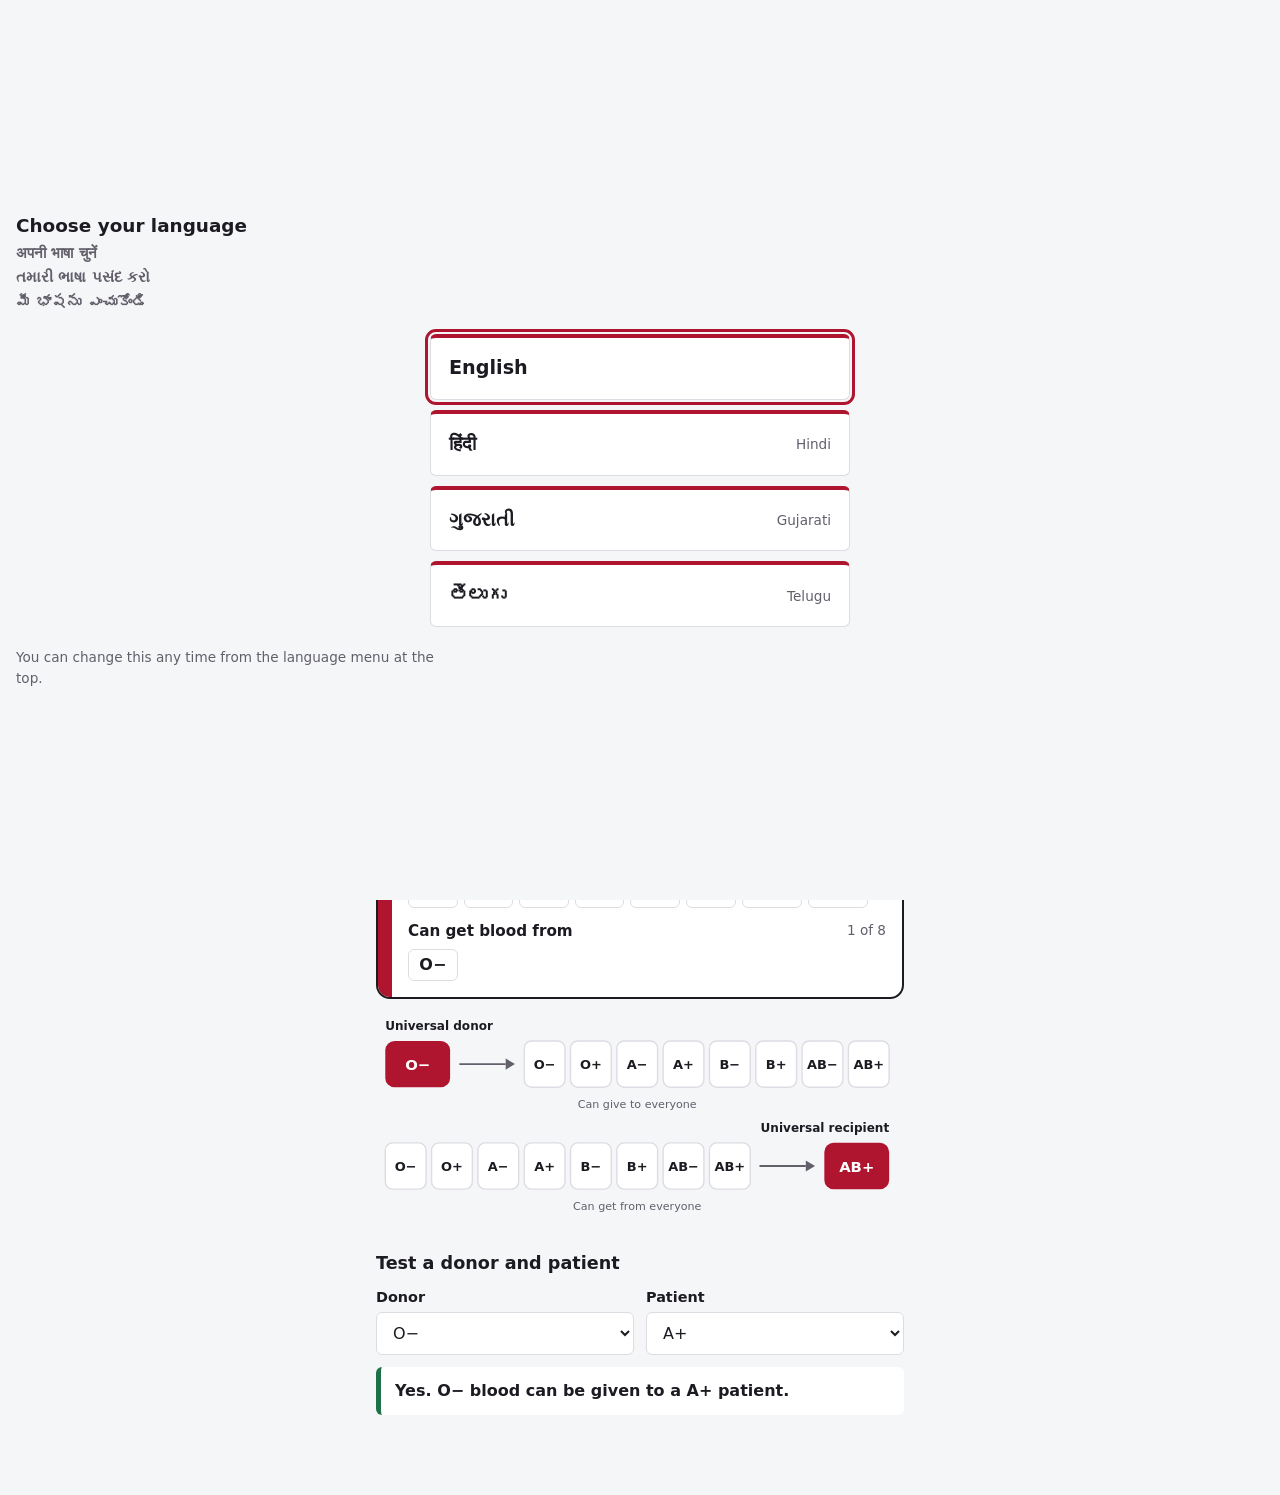
<file: blood-group-guide/index.html>
<!doctype html>
<html lang="en">
<head>
  <meta charset="utf-8">
  <meta name="viewport" content="width=device-width, initial-scale=1, viewport-fit=cover">
  <meta name="theme-color" content="#B0152F">
  <title>Blood Group Guide</title>
  <meta name="description" content="Offline blood group compatibility guide — check who can give to and receive from whom, for blood and plasma. No data collected or shared.">
  <link rel="stylesheet" href="styles.css">
</head>
<body data-product="rbc">
  <div class="lang-gate" id="lang-gate" hidden role="dialog" aria-modal="true" aria-labelledby="lang-gate-title">
    <h1 id="lang-gate-title" class="lang-gate-title">
      <span>Choose your language</span>
      <span lang="hi">अपनी भाषा चुनें</span>
      <span lang="gu">તમારી ભાષા પસંદ કરો</span>
      <span lang="te">మీ భాషను ఎంచుకోండి</span>
    </h1>
    <div class="lang-gate-options">
      <button type="button" data-lang="en">English</button>
      <button type="button" data-lang="hi" lang="hi">हिंदी <span class="muted">Hindi</span></button>
      <button type="button" data-lang="gu" lang="gu">ગુજરાતી <span class="muted">Gujarati</span></button>
      <button type="button" data-lang="te" lang="te">తెలుగు <span class="muted">Telugu</span></button>
    </div>
    <p class="small" data-i18n="lang_gate_note">You can change this any time from the language menu at the top.</p>
  </div>

  <header class="top">
    <h1 data-i18n="app_title">Blood Group Guide</h1>
    <select id="lang-select" class="lang-select" data-i18n-aria-label="lang_select_aria" aria-label="Language">
      <option value="en">English</option>
      <option value="hi">हिंदी</option>
      <option value="gu">ગુજરાતી</option>
      <option value="te">తెలుగు</option>
    </select>
    <div class="seg" role="radiogroup" data-i18n-aria-label="product_group_aria" aria-label="Blood product">
      <button type="button" role="radio" data-product="rbc" aria-checked="true" data-i18n="product_blood">Blood</button>
      <button type="button" role="radio" data-product="plasma" aria-checked="false" data-i18n="product_plasma">Plasma</button>
    </div>
    <button type="button" id="about-btn" class="about-btn" data-i18n-aria-label="learn_about_summary" aria-label="About this app">
      <svg viewBox="0 0 16 16" width="16" height="16" aria-hidden="true"><circle cx="8" cy="8" r="7" fill="none" stroke="currentColor" stroke-width="1.5"/><circle cx="8" cy="4.75" r="1" fill="currentColor"/><path d="M8 7.25v4.5" stroke="currentColor" stroke-width="1.5" stroke-linecap="round"/></svg>
      <span data-i18n="about_btn">About</span>
    </button>
  </header>

  <main>
    <!-- CHECK -->
    <section id="tab-check" class="tab" aria-labelledby="nav-check">
      <aside class="intro" id="intro" hidden aria-labelledby="intro-title">
        <h2 id="intro-title" data-i18n="intro_title">Welcome to Blood Group Guide</h2>
        <p data-i18n="intro_p1">This app shows which blood groups can give blood or plasma to which, and keeps your own blood group and next donation date on this phone.</p>
        <p data-i18n="intro_p2">It is for blood donors, patients and their families, students, and volunteers who run donation camps. It works without internet and is for learning and planning only. A lab always cross-matches blood before a transfusion.</p>
        <p class="small" data-i18n="intro_more">Tap “About” at the top to read about the app again.</p>
        <button type="button" class="primary" id="intro-dismiss" data-i18n="intro_dismiss">Got it</button>
      </aside>

      <p class="lead" data-i18n="check_lead">Pick a blood group to see who it can give to and get from.</p>
      <div class="groups" id="check-picker"></div>

      <article class="label" id="check-card" aria-live="polite"></article>

      <div class="diagram" id="check-diagram" aria-hidden="false"></div>

      <h2 data-i18n="test_donor_patient_heading">Test a donor and patient</h2>
      <div class="pair">
        <label><span data-i18n="donor_label">Donor</span>
          <select id="pair-donor"></select>
        </label>
        <label><span data-i18n="patient_label">Patient</span>
          <select id="pair-patient"></select>
        </label>
      </div>
      <p class="verdict" id="pair-verdict" aria-live="polite"></p>
    </section>

    <!-- CHART -->
    <section id="tab-chart" class="tab" hidden aria-labelledby="nav-chart">
      <p class="lead" id="chart-lead"></p>
      <div class="table-wrap">
        <table class="chart" id="chart"></table>
      </div>
      <p class="small" data-i18n="chart_note">Rows are donors, columns are patients. A drop means compatible.</p>
    </section>

    <!-- LEARN -->
    <section id="tab-learn" class="tab" hidden aria-labelledby="nav-learn">
      <details open id="learn-about">
        <summary data-i18n="learn_about_summary">About this app</summary>
        <p data-i18n="learn_about_what">Blood Group Guide is a quick, offline reference for ABO and RhD blood group compatibility. It shows who can give red cells or plasma to whom, and lets you keep your own blood group and donation dates on your phone.</p>
        <p data-i18n="learn_about_who">It is for blood donors who want to know who they can help, patients and families looking for a matching donor, students learning the basics, and volunteers running donation camps.</p>
        <p data-i18n="learn_about_how">Check: pick a group to see who it can give to and get from. Chart: all eight groups at a glance. Learn: short explanations. Me: save your group and see when you can donate again. The Blood / Plasma switch at the top changes between red cells and plasma.</p>
        <p data-i18n="learn_about_privacy">Nothing you enter leaves this phone. The app has no internet access, no accounts and no ads.</p>
      </details>
      <details>
        <summary data-i18n="learn_s1_summary">What decides your blood group</summary>
        <p data-i18n="learn_s1_p1">Your red cells may carry an A antigen, a B antigen, both (AB) or neither (O). A separate antigen called RhD decides plus or minus: if you have it you are positive, if not you are negative.</p>
        <p data-i18n="learn_s1_p2">Your plasma naturally carries antibodies against the A or B antigens you do not have. That is why a wrong transfusion can be dangerous.</p>
      </details>
      <details>
        <summary data-i18n="learn_s2_summary">Red cells and plasma work in opposite ways</summary>
        <p data-i18n="learn_s2_p1">For red cells, the donor's cells must not carry an antigen the patient lacks. So O negative can give red cells to everyone, and AB positive can receive red cells from everyone.</p>
        <p data-i18n="learn_s2_p2">For plasma it flips. The donor's plasma must not carry antibodies against the patient's cells. So AB plasma suits every ABO group, and group O patients can receive plasma from any ABO group. RhD does not matter for plasma.</p>
      </details>
      <details>
        <summary data-i18n="learn_s3_summary">Rh negative blood</summary>
        <p data-i18n="learn_s3_p1">Only a small share of people in India, roughly 5 in 100, are Rh negative. Rh negative patients should normally get Rh negative red cells. This matters most for girls and women who may become pregnant, because exposure to RhD can affect future pregnancies.</p>
      </details>
      <details>
        <summary data-i18n="learn_s4_summary">Bombay blood group</summary>
        <p data-i18n="learn_s4_p1">A rare type first described in Mumbai in 1952. These people lack the H antigen and often test as group O on routine checks. They can only receive blood from other Bombay group donors. It is estimated at around 1 in 10,000 people in India, and is much rarer elsewhere.</p>
        <p data-i18n="learn_s4_p2">If you have been told you are Bombay group, note it on your Me page and keep your donor card with you.</p>
      </details>
      <details>
        <summary data-i18n="learn_s5_summary">Whole blood and platelets</summary>
        <p data-i18n="learn_s5_p1">Whole blood is usually given as the same ABO and RhD group. For platelets, the same ABO group is preferred, but hospitals decide case by case. This app covers red cells and plasma only.</p>
      </details>
      <details>
        <summary data-i18n="learn_s6_summary">Who can donate in India</summary>
        <p data-i18n="learn_s6_p1">Under the national blood donor guidelines (NBTC, 2017), a donor should generally be 18 to 65 years old (first-time donors up to 60), weigh at least 45 kg, have haemoglobin of at least 12.5 g/dL, and be in good health on the day.</p>
        <p data-i18n="learn_s6_p2">The gap between two whole blood donations is at least 90 days for men and 120 days for women. The blood bank checks all of this before you donate.</p>
      </details>
      <details>
        <summary data-i18n="learn_s7_summary">Before you rely on this</summary>
        <p data-i18n="learn_s7_p1">Every transfusion is cross-matched in a lab before it is given. Use this app to learn and to plan donations, not to make medical decisions.</p>
      </details>
    </section>

    <!-- ME -->
    <section id="tab-me" class="tab" hidden aria-labelledby="nav-me">
      <article class="label" id="me-card"></article>

      <form id="me-form" class="form" autocomplete="off">
        <label><span data-i18n="me_name_label">Name (optional)</span>
          <input id="me-name" type="text" maxlength="60">
        </label>

        <fieldset>
          <legend data-i18n="me_group_legend">Your blood group</legend>
          <div class="groups" id="me-picker"></div>
        </fieldset>

        <label><span data-i18n="me_sex_label">Sex (used for the donation gap)</span>
          <select id="me-sex">
            <option value="" data-i18n="me_sex_prefer_not">Prefer not to say</option>
            <option value="m" data-i18n="me_sex_male">Male</option>
            <option value="f" data-i18n="me_sex_female">Female</option>
          </select>
        </label>

        <label><span data-i18n="me_last_label">Last whole blood donation (optional)</span>
          <span class="date-field">
            <span id="me-last-display" class="date-display" aria-hidden="true"></span>
            <input id="me-last" type="date">
          </span>
        </label>

        <label><span data-i18n="me_notes_label">Notes (optional)</span>
          <textarea id="me-notes" rows="3" maxlength="300" data-i18n-placeholder="me_notes_placeholder" placeholder="For example: Bombay group, donor card number"></textarea>
        </label>

        <div class="actions">
          <button type="submit" class="primary" data-i18n="me_save_btn">Save details</button>
          <button type="button" class="ghost" id="me-delete" data-i18n="me_delete_btn">Delete my details</button>
        </div>
        <p class="status" id="me-status" role="status"></p>
      </form>

      <p class="privacy" data-i18n="me_privacy">Your details are saved only on this phone. The app has no internet access, so nothing is collected or shared.</p>
    </section>
  </main>

  <nav class="bottom" role="tablist" data-i18n-aria-label="nav_sections_aria" aria-label="Sections">
    <button type="button" role="tab" id="nav-check" data-tab="check" aria-selected="true" data-i18n="nav_check">Check</button>
    <button type="button" role="tab" id="nav-chart" data-tab="chart" aria-selected="false" data-i18n="nav_chart">Chart</button>
    <button type="button" role="tab" id="nav-learn" data-tab="learn" aria-selected="false" data-i18n="nav_learn">Learn</button>
    <button type="button" role="tab" id="nav-me" data-tab="me" aria-selected="false" data-i18n="nav_me">Me</button>
  </nav>

  <script src="i18n.js"></script>
  <script src="app.js"></script>
</body>
</html>
</file>
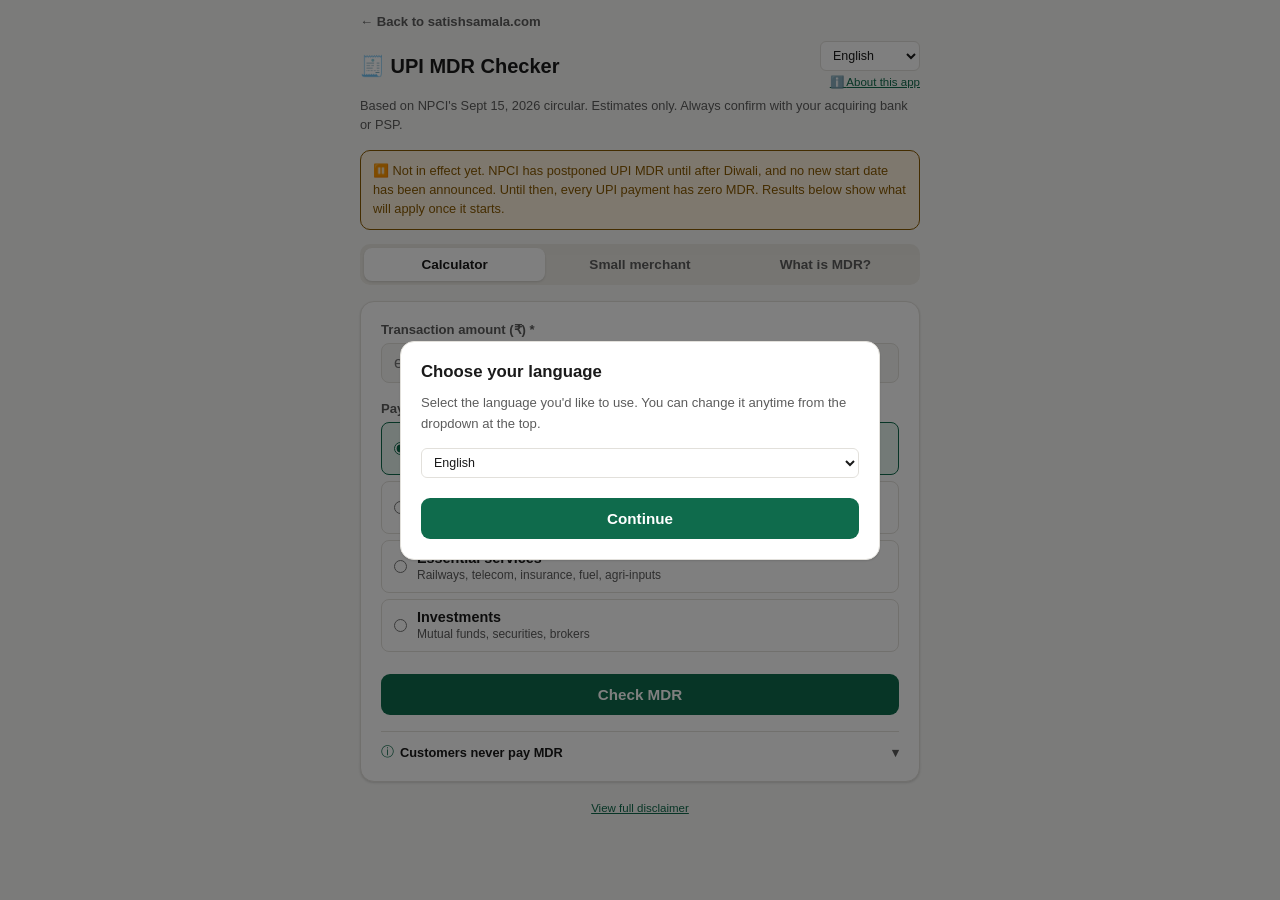
<file: upi-mdr-checker/index.html>
<!doctype html>
<html lang="en">
  <head>
    <meta charset="UTF-8" />
    <meta
      name="viewport"
      content="width=device-width, initial-scale=1.0, viewport-fit=cover"
    />
    <title>UPI MDR Checker</title>
    <style>
      :root {
        --bg: #f7f7f5;
        --card: #ffffff;
        --text: #1a1a1a;
        --text-muted: #5c5c5c;
        --border: #e2e0db;
        --accent: #0f6b4c;
        --accent-soft: #e6f4ee;
        --on-accent: #ffffff;
        --warn: #8a5a00;
        --warn-soft: #fdf1de;
        --free: #0f6b4c;
        --charge: #9c3b1f;
        --charge-soft: #fbeae5;
        --tab-inactive: #eceae4;
        --shadow: 0 1px 3px rgba(0, 0, 0, 0.06), 0 1px 2px rgba(0, 0, 0, 0.08);
      }
      @media (prefers-color-scheme: dark) {
        :root:not([data-theme="light"]) {
          --bg: #16181a;
          --card: #1f2224;
          --text: #eceae4;
          --text-muted: #a3a39c;
          --border: #33363a;
          --accent: #3ecf8e;
          --accent-soft: #153328;
          --on-accent: #052b1d;
          --warn: #e0b35c;
          --warn-soft: #332a12;
          --free: #3ecf8e;
          --charge: #f2937a;
          --charge-soft: #3a1f18;
          --tab-inactive: #26292b;
          --shadow: 0 1px 3px rgba(0, 0, 0, 0.4);
        }
      }
      :root[data-theme="dark"] {
        --bg: #16181a;
        --card: #1f2224;
        --text: #eceae4;
        --text-muted: #a3a39c;
        --border: #33363a;
        --accent: #3ecf8e;
        --accent-soft: #153328;
        --on-accent: #052b1d;
        --warn: #e0b35c;
        --warn-soft: #332a12;
        --free: #3ecf8e;
        --charge: #f2937a;
        --charge-soft: #3a1f18;
        --tab-inactive: #26292b;
        --shadow: 0 1px 3px rgba(0, 0, 0, 0.4);
      }

      /* Space taken by the status bar, navigation bar and display cutouts (edge-to-edge).
     In the Android app, Capacitor's SystemBars plugin sets --safe-area-inset-*; browsers use env(). */
      :root {
        --inset-top: var(--safe-area-inset-top, env(safe-area-inset-top, 0px));
        --inset-right: var(
          --safe-area-inset-right,
          env(safe-area-inset-right, 0px)
        );
        --inset-bottom: var(
          --safe-area-inset-bottom,
          env(safe-area-inset-bottom, 0px)
        );
        --inset-left: var(
          --safe-area-inset-left,
          env(safe-area-inset-left, 0px)
        );
      }

      * {
        box-sizing: border-box;
      }
      body {
        margin: 0;
        background: var(--bg);
        color: var(--text);
        font-family:
          -apple-system, BlinkMacSystemFont, "Segoe UI", Roboto, Helvetica,
          Arial, sans-serif;
        padding: calc(12px + var(--inset-top)) calc(16px + var(--inset-right))
          calc(60px + var(--inset-bottom)) calc(16px + var(--inset-left));
      }
      .wrap {
        max-width: 560px;
        margin: 0 auto;
      }
      .back-link {
        display: inline-flex;
        align-items: center;
        gap: 4px;
        margin-bottom: 12px;
        font-size: 0.82rem;
        font-weight: 600;
        color: var(--text-muted);
        text-decoration: none;
      }
      .back-link:hover {
        color: var(--accent);
      }
      .header {
        display: flex;
        flex-wrap: nowrap;
        justify-content: space-between;
        align-items: center;
        gap: 8px;
        margin-bottom: 4px;
      }
      h1 {
        font-size: 1.25rem;
        margin: 0;
        min-width: 0;
        flex: 1 1 auto;
        white-space: nowrap;
        overflow: hidden;
        text-overflow: ellipsis;
      }
      .lang-select {
        flex: 0 0 auto;
        width: 100px;
        padding: 6px 8px;
        font-size: 0.78rem;
        border: 1px solid var(--border);
        border-radius: 6px;
        background: var(--card);
        color: var(--text);
        cursor: pointer;
        overflow: hidden;
        text-overflow: ellipsis;
        white-space: nowrap;
      }
      .subtitle {
        color: var(--text-muted);
        font-size: 0.8rem;
        margin: 6px 0 16px;
        line-height: 1.45;
      }
      .tabs {
        display: flex;
        gap: 4px;
        background: var(--tab-inactive);
        padding: 4px;
        border-radius: 10px;
        margin-bottom: 16px;
      }
      .tab-btn {
        flex: 1;
        padding: 9px 6px;
        border: none;
        border-radius: 8px;
        background: transparent;
        color: var(--text-muted);
        font-size: 0.85rem;
        font-weight: 600;
        cursor: pointer;
      }
      .tab-btn.active {
        background: var(--card);
        color: var(--text);
        box-shadow: var(--shadow);
      }
      .card {
        background: var(--card);
        border: 1px solid var(--border);
        border-radius: 14px;
        padding: 20px;
        box-shadow: var(--shadow);
      }
      .field {
        margin-bottom: 18px;
      }
      label {
        display: block;
        font-size: 0.82rem;
        font-weight: 600;
        margin-bottom: 6px;
        color: var(--text-muted);
      }
      input[type="number"],
      input[type="text"],
      select {
        width: 100%;
        padding: 10px 12px;
        border: 1px solid var(--border);
        border-radius: 8px;
        background: var(--bg);
        color: var(--text);
        font-size: 1rem;
        transition:
          border-color 0.2s,
          box-shadow 0.2s;
      }
      .input-error {
        border-color: #ef4444 !important;
        box-shadow: 0 0 0 3px rgba(239, 68, 68, 0.25) !important;
        animation: shake 0.3s ease-in-out;
      }
      @keyframes shake {
        0%,
        100% {
          transform: translateX(0);
        }
        25% {
          transform: translateX(-4px);
        }
        75% {
          transform: translateX(4px);
        }
      }
      .field-hint {
        font-size: 0.78rem;
        color: var(--text-muted);
        margin-top: 5px;
        line-height: 1.35;
      }
      .label-row {
        display: flex;
        justify-content: space-between;
        align-items: flex-start;
        gap: 8px;
      }
      .optional-tag {
        flex: 0 0 auto;
        padding: 1px 7px;
        border-radius: 999px;
        background: var(--tab-inactive);
        font-size: 0.7rem;
        font-weight: 600;
      }
      .radio-group {
        display: flex;
        flex-direction: column;
        gap: 6px;
      }
      .radio-option {
        display: flex;
        align-items: center;
        gap: 10px;
        padding: 9px 12px;
        margin: 0;
        border: 1px solid var(--border);
        border-radius: 8px;
        cursor: pointer;
      }
      .radio-option input {
        accent-color: var(--accent);
        margin: 0;
        flex: 0 0 auto;
      }
      .opt-text {
        display: flex;
        flex-direction: column;
        gap: 1px;
        min-width: 0;
      }
      .opt-title {
        font-size: 0.9rem;
        font-weight: 600;
        color: var(--text);
      }
      .opt-sub {
        font-size: 0.75rem;
        font-weight: 400;
        color: var(--text-muted);
        line-height: 1.35;
      }
      .radio-option.selected {
        border-color: var(--accent);
        background: var(--accent-soft);
      }
      button.primary {
        width: 100%;
        padding: 12px;
        border: none;
        border-radius: 9px;
        background: var(--accent);
        color: var(--on-accent);
        font-weight: 700;
        font-size: 0.95rem;
        cursor: pointer;
        margin-top: 4px;
      }
      .result {
        margin-top: 18px;
        padding: 16px;
        border-radius: 10px;
        display: none;
      }
      .result.show {
        display: block;
      }
      .result.free {
        background: var(--accent-soft);
        border: 1px solid var(--free);
      }
      .result.charge {
        background: var(--charge-soft);
        border: 1px solid var(--charge);
      }
      .result .headline {
        font-size: 1.1rem;
        font-weight: 700;
        margin-bottom: 4px;
      }
      .result.free .headline {
        color: var(--free);
      }
      .result.charge .headline {
        color: var(--charge);
      }
      .result .detail {
        font-size: 0.85rem;
        color: var(--text-muted);
        line-height: 1.5;
      }
      .note {
        margin-top: 16px;
        font-size: 0.8rem;
        color: var(--text-muted);
        border-top: 1px solid var(--border);
        padding-top: 12px;
      }
      .note summary {
        cursor: pointer;
        font-weight: 600;
        color: var(--text);
        list-style: none;
        display: flex;
        align-items: center;
        gap: 6px;
      }
      .note summary::-webkit-details-marker {
        display: none;
      }
      .note summary::before {
        content: "ⓘ";
        color: var(--accent);
        font-weight: 400;
      }
      .note summary::after {
        content: "▾";
        margin-inline-start: auto;
        color: var(--text-muted);
        transition: transform 0.2s;
      }
      .note[open] summary::after {
        transform: rotate(180deg);
      }
      .note p {
        margin: 8px 0 0;
        line-height: 1.55;
      }
      .about-card h3 {
        font-size: 1.15rem;
        margin: 0 0 10px;
      }
      .about-card h4 {
        font-size: 0.95rem;
        margin: 18px 0 6px;
        color: var(--accent);
      }
      .about-card p {
        font-size: 0.88rem;
        line-height: 1.55;
        margin: 0;
      }
      .about-card p.muted {
        color: var(--text-muted);
        font-size: 0.85rem;
      }
      .about-card ul {
        font-size: 0.85rem;
        line-height: 1.5;
        color: var(--text-muted);
        padding-inline-start: 18px;
        margin: 0;
      }
      .about-card li {
        margin-bottom: 8px;
      }
      .about-card li strong {
        color: var(--text);
      }
      .panel {
        display: none;
      }
      .panel.active {
        display: block;
      }
      .footer-note {
        text-align: center;
        color: var(--text-muted);
        font-size: 0.72rem;
        margin-top: 14px;
      }
      .disclaimer-link {
        background: none;
        border: none;
        padding: 6px;
        color: var(--accent);
        text-decoration: underline;
        font-size: 0.72rem;
        font-family: inherit;
        cursor: pointer;
      }
      .modal-overlay {
        display: none;
        position: fixed;
        inset: 0;
        background: rgba(0, 0, 0, 0.5);
        z-index: 1000;
        align-items: center;
        justify-content: center;
        padding: calc(20px + var(--inset-top)) calc(20px + var(--inset-right))
          calc(20px + var(--inset-bottom)) calc(20px + var(--inset-left));
      }
      .modal-overlay.show {
        display: flex;
      }
      .modal-box {
        background: var(--card);
        border: 1px solid var(--border);
        border-radius: 14px;
        padding: 20px;
        max-width: 480px;
        max-height: 80vh;
        overflow-y: auto;
        box-shadow: var(--shadow);
      }
      .modal-box h3 {
        margin: 0 0 10px;
        font-size: 1.05rem;
        color: var(--text);
      }
      .modal-box p {
        font-size: 0.82rem;
        line-height: 1.6;
        color: var(--text-muted);
        margin: 0;
      }
      .modal-box button.primary {
        margin-top: 16px;
      }
      .header-controls {
        flex: 0 0 auto;
        display: flex;
        flex-direction: column;
        align-items: flex-end;
        gap: 2px;
      }
      .about-app-btn {
        background: none;
        border: none;
        padding: 2px 0;
        max-width: 130px;
        color: var(--accent);
        font-size: 0.72rem;
        font-family: inherit;
        text-align: end;
        text-decoration: underline;
        cursor: pointer;
      }
      .welcome-list {
        margin: 6px 0 14px;
        padding-inline-start: 18px;
      }
      .welcome-list li {
        font-size: 0.82rem;
        line-height: 1.55;
        color: var(--text-muted);
        margin-bottom: 6px;
      }
      .welcome-list strong,
      .modal-box h4 {
        color: var(--text);
      }
      .modal-box h4 {
        margin: 14px 0 4px;
        font-size: 0.9rem;
      }
      .modal-box p.welcome-small {
        font-size: 0.74rem;
        margin-top: 12px;
      }
      .status-banner {
        display: none;
        background: var(--warn-soft);
        border: 1px solid var(--warn);
        color: var(--warn);
        border-radius: 10px;
        padding: 10px 12px;
        font-size: 0.8rem;
        line-height: 1.5;
        margin-bottom: 14px;
      }
      .status-banner.show {
        display: block;
      }
      .rules-notice {
        display: none;
        background: var(--accent-soft);
        border: 1px solid var(--accent);
        border-radius: 10px;
        padding: 10px 12px;
        font-size: 0.8rem;
        line-height: 1.5;
        margin-bottom: 14px;
      }
      .rules-notice.show {
        display: block;
      }
      .rules-notice strong {
        color: var(--accent);
      }
      .rules-notice p {
        margin: 4px 0 8px;
        color: var(--text);
      }
      .rules-notice button {
        border: none;
        border-radius: 6px;
        padding: 6px 14px;
        background: var(--accent);
        color: var(--on-accent);
        font-size: 0.78rem;
        font-weight: 600;
        font-family: inherit;
        cursor: pointer;
      }
    </style>
  </head>
  <body>
    <div class="wrap">
      <a href="../" class="back-link">← Back to satishsamala.com</a>
      <div class="header">
        <h1 id="i18n-app-title">🧾 UPI MDR Checker</h1>
        <div class="header-controls">
          <select
            class="lang-select"
            id="langSelect"
            onchange="changeLang(this.value)"
          >
            <option value="en">English</option>
            <option value="hi">हिन्दी (Hindi)</option>
            <option value="te">తెలుగు (Telugu)</option>
            <option value="gu">ગુજરાતી (Gujarati)</option>
            <option value="as">অসমীয়া (Assamese)</option>
            <option value="bn">বাংলা (Bengali)</option>
            <option value="brx">बड़ो (Bodo)</option>
            <option value="doi">डोगरी (Dogri)</option>
            <option value="kn">ಕನ್ನಡ (Kannada)</option>
            <option value="ks">کٲشُر (Kashmiri)</option>
            <option value="kok">कोंकणी (Konkani)</option>
            <option value="mai">मैथिली (Maithili)</option>
            <option value="ml">മലയാളം (Malayalam)</option>
            <option value="mni">মৈতৈলোন (Manipuri)</option>
            <option value="mr">मराठी (Marathi)</option>
            <option value="ne">नेपाली (Nepali)</option>
            <option value="or">ଓଡ଼ିଆ (Odia)</option>
            <option value="pa">ਪੰਜਾਬੀ (Punjabi)</option>
            <option value="sa">संस्कृतम् (Sanskrit)</option>
            <option value="sat">संताली (Santali)</option>
            <option value="sd">سنڌي (Sindhi)</option>
            <option value="ta">தமிழ் (Tamil)</option>
            <option value="ur">اردو (Urdu)</option>
          </select>
          <button type="button" class="about-app-btn" onclick="openWelcome()">
            ℹ️ <span id="i18n-about-app-btn">About this app</span>
          </button>
        </div>
      </div>
      <div class="subtitle" id="i18n-subtitle">
        Based on NPCI's Sept 15, 2026 circular. Estimates only. Always confirm
        with your acquiring bank or PSP.
      </div>
      <div class="rules-notice" id="rulesNotice">
        <strong id="i18n-rules-updated-title">🔔 MDR rules updated</strong>
        <p id="rulesNoticeBody"></p>
        <button
          type="button"
          onclick="markRulesSeen()"
          id="i18n-rules-updated-dismiss"
        >
          Got it
        </button>
      </div>
      <div class="status-banner" id="statusBanner"></div>

      <div class="tabs">
        <button class="tab-btn active" data-tab="calc" id="i18n-tab-calc">
          Per-payment calculator
        </button>
        <button class="tab-btn" data-tab="elig" id="i18n-tab-elig">
          Small-merchant check
        </button>
        <button class="tab-btn" data-tab="about" id="i18n-tab-about">
          What is MDR?
        </button>
      </div>

      <!-- CALCULATOR PANEL -->
      <div class="panel active" id="panel-calc">
        <div class="card">
          <div class="field">
            <label for="amount" id="i18n-label-amount"
              >Transaction amount (₹) *</label
            >
            <input
              type="text"
              inputmode="numeric"
              id="amount"
              placeholder="e.g. 3,500"
            />
          </div>

          <div class="field">
            <label id="i18n-label-ptype">Payment type</label>
            <div class="radio-group" id="typeGroup">
              <label class="radio-option selected"
                ><input type="radio" name="ptype" value="p2p" checked /><span
                  class="opt-text"
                  ><span class="opt-title" id="i18n-opt-p2p"
                    >Person-to-person</span
                  ><span class="opt-sub" id="i18n-opt-p2p-sub"
                    >Friends and family</span
                  ></span
                ></label
              >
              <label class="radio-option"
                ><input type="radio" name="ptype" value="standard" /><span
                  class="opt-text"
                  ><span class="opt-title" id="i18n-opt-standard"
                    >Standard merchant</span
                  ><span class="opt-sub" id="i18n-opt-standard-sub"
                    >Shops, restaurants, e-commerce</span
                  ></span
                ></label
              >
              <label class="radio-option"
                ><input type="radio" name="ptype" value="essential" /><span
                  class="opt-text"
                  ><span class="opt-title" id="i18n-opt-essential"
                    >Essential services</span
                  ><span class="opt-sub" id="i18n-opt-essential-sub"
                    >Railways, telecom, insurance, fuel, agri-inputs</span
                  ></span
                ></label
              >
              <label class="radio-option"
                ><input type="radio" name="ptype" value="capital" /><span
                  class="opt-text"
                  ><span class="opt-title" id="i18n-opt-capital"
                    >Investments</span
                  ><span class="opt-sub" id="i18n-opt-capital-sub"
                    >Mutual funds, securities, brokers</span
                  ></span
                ></label
              >
            </div>
          </div>

          <div class="field" id="smallMerchantField" style="display: none">
            <label for="monthlyRecv" class="label-row"
              ><span id="i18n-label-monthly"
                >Merchant's UPI QR receipts this month (₹)</span
              ><span class="optional-tag" id="i18n-optional"
                >Optional</span
              ></label
            >
            <input
              type="text"
              inputmode="numeric"
              id="monthlyRecv"
              placeholder="e.g. 45,000"
            />
            <div class="field-hint" id="i18n-monthly-hint">
              Only needed to check the small-merchant exemption (up to
              ₹1,00,000/month).
            </div>
          </div>

          <button class="primary" onclick="calcMDR(true)" id="i18n-btn-calc">
            Check MDR
          </button>

          <div class="result" id="calcResult">
            <div class="headline" id="calcHeadline"></div>
            <div class="detail" id="calcDetail"></div>
          </div>

          <details class="note">
            <summary id="i18n-calc-note-summary">
              Customers never pay MDR
            </summary>
            <p id="i18n-calc-note">
              Customers never pay MDR directly, even on chargeable transactions.
              It's settled between the merchant's bank and the payment
              ecosystem. If a merchant asks you to pay extra or split a payment
              because of this, that goes against RBI/NPCI's rules. Banks have
              been told merchants must not pass MDR on to customers.
            </p>
          </details>
        </div>
      </div>

      <!-- ELIGIBILITY PANEL -->
      <div class="panel" id="panel-elig">
        <div class="card">
          <div class="field">
            <label for="qrTotal" id="i18n-label-qrtotal"
              >Total received via UPI QR this calendar month (₹)</label
            >
            <input
              type="text"
              inputmode="numeric"
              id="qrTotal"
              placeholder="e.g. 62,000"
            />
          </div>
          <div class="field">
            <label for="daysIn" id="i18n-label-days"
              >Today's date (day of month)</label
            >
            <input
              type="number"
              id="daysIn"
              placeholder="e.g. 18"
              min="1"
              max="31"
            />
          </div>

          <button
            class="primary"
            onclick="checkEligibility()"
            id="i18n-btn-elig"
          >
            Check eligibility
          </button>

          <div class="result" id="eligResult">
            <div class="headline" id="eligHeadline"></div>
            <div class="detail" id="eligDetail"></div>
          </div>

          <details class="note">
            <summary id="i18n-elig-note-summary">
              How the ₹1,00,000 limit works
            </summary>
            <p id="i18n-elig-note">
              Small P2PM merchants stay at zero MDR on every transaction, of any
              size, as long as total UPI QR receipts stay at or under ₹1,00,000
              for that calendar month. Crossing the limit mid-month means
              transactions after that point (above ₹2,000 each) start attracting
              the standard MDR. It isn't retroactive on what you already
              received.
            </p>
          </details>
        </div>
      </div>

      <!-- ABOUT MDR PANEL -->
      <div class="panel" id="panel-about">
        <div class="card about-card">
          <h3 id="i18n-about-h1">What is MDR?</h3>
          <p id="i18n-about-p1">
            <strong>Merchant Discount Rate (MDR)</strong> is the transaction fee
            or service charge that a business or merchant pays to their
            acquiring bank or payment service provider (PSP) for processing
            digital payments, such as UPI, debit cards, or credit cards.
          </p>

          <h4 id="i18n-about-h2">
            How does it work under the new UPI circular?
          </h4>
          <p class="muted" id="i18n-about-p2">
            While standard customer-to-customer transfers and small transactions
            remain free, the newer framework introduces structured, tiered fee
            updates for high-value commerce to sustain and maintain the digital
            payments infrastructure.
          </p>

          <h4 id="i18n-about-h3">Important Rules & Frameworks:</h4>
          <ul>
            <li id="i18n-about-li1">
              <strong>Free for Consumers:</strong> Customers never pay any MDR
              directly. It is strictly settled on the business/merchant side.
              Passing it on to users is prohibited by the RBI.
            </li>
            <li id="i18n-about-li2">
              <strong>The Small Merchant Cap:</strong> Businesses receiving up
              to ₹1,00,000 per month via UPI QR are classified as small
              merchants and are completely exempt from MDR.
            </li>
            <li id="i18n-about-li3">
              <strong>Sub-₹2,000 Rule:</strong> Any payment of ₹2,000 or less to
              a merchant is automatically exempt from MDR, regardless of
              category.
            </li>
            <li id="i18n-about-li4">
              <strong>Commercial Categories:</strong> Transactions exceeding
              ₹2,000 attract a tier-based MDR (e.g., standard categories are
              0.4% capped at ₹300, while essentials are a flat ₹5 fee).
            </li>
          </ul>
        </div>
      </div>

      <div class="footer-note">
        <button
          type="button"
          class="disclaimer-link"
          onclick="openDisclaimer()"
          id="i18n-disclaimer-link"
        >
          View full disclaimer
        </button>
      </div>
    </div>

    <div
      class="modal-overlay"
      id="disclaimerModal"
      onclick="if (event.target === this) closeDisclaimer();"
    >
      <div class="modal-box">
        <h3 id="i18n-disclaimer-title">Disclaimer</h3>
        <p id="i18n-disclaimer-body"></p>
        <button
          type="button"
          class="primary"
          onclick="closeDisclaimer()"
          id="i18n-disclaimer-close"
        >
          Close
        </button>
      </div>
    </div>

    <div
      class="modal-overlay"
      id="welcomeModal"
      onclick="if (event.target === this) closeWelcome();"
    >
      <div class="modal-box">
        <h3 id="i18n-welcome-title">Welcome to UPI MDR Checker</h3>
        <p id="i18n-welcome-intro"></p>
        <h4 id="i18n-welcome-h-use">What you can do here</h4>
        <ul class="welcome-list">
          <li>
            <strong id="welcome-tab-calc"></strong>:
            <span id="i18n-welcome-calc"></span>
          </li>
          <li>
            <strong id="welcome-tab-elig"></strong>:
            <span id="i18n-welcome-elig"></span>
          </li>
          <li>
            <strong id="welcome-tab-about"></strong>:
            <span id="i18n-welcome-mdr"></span>
          </li>
        </ul>
        <p>
          <strong id="i18n-welcome-note-h">Good to know</strong>:
          <span id="i18n-welcome-note"></span>
        </p>
        <p class="welcome-small" id="i18n-welcome-indep"></p>
        <button
          type="button"
          class="primary"
          onclick="closeWelcome()"
          id="i18n-welcome-start"
        >
          Get started
        </button>
      </div>
    </div>

    <div
      class="modal-overlay"
      id="langPickerModal"
      onclick="if (event.target === this) confirmLangPick();"
    >
      <div class="modal-box">
        <h3 id="i18n-picker-title">Choose your language</h3>
        <p style="margin-bottom: 14px" id="i18n-picker-body">
          Select the language you'd like to use. You can change it anytime from
          the dropdown at the top.
        </p>
        <select
          class="lang-select"
          id="langPickerSelect"
          style="width: 100%; margin-bottom: 4px"
        >
          <option value="en">English</option>
          <option value="hi">हिन्दी (Hindi)</option>
          <option value="te">తెలుగు (Telugu)</option>
          <option value="gu">ગુજરાતી (Gujarati)</option>
          <option value="as">অসমীয়া (Assamese)</option>
          <option value="bn">বাংলা (Bengali)</option>
          <option value="brx">बड़ो (Bodo)</option>
          <option value="doi">डोगरी (Dogri)</option>
          <option value="kn">ಕನ್ನಡ (Kannada)</option>
          <option value="ks">کٲشُر (Kashmiri)</option>
          <option value="kok">कोंकणी (Konkani)</option>
          <option value="mai">मैथिली (Maithili)</option>
          <option value="ml">മലയാളം (Malayalam)</option>
          <option value="mni">মৈতৈলোন (Manipuri)</option>
          <option value="mr">मराठी (Marathi)</option>
          <option value="ne">नेपाली (Nepali)</option>
          <option value="or">ଓଡ଼ିଆ (Odia)</option>
          <option value="pa">ਪੰਜਾਬੀ (Punjabi)</option>
          <option value="sa">संस्कृतम् (Sanskrit)</option>
          <option value="sat">संताली (Santali)</option>
          <option value="sd">سنڌي (Sindhi)</option>
          <option value="ta">தமிழ் (Tamil)</option>
          <option value="ur">اردو (Urdu)</option>
        </select>
        <button
          type="button"
          class="primary"
          onclick="confirmLangPick()"
          id="i18n-picker-continue"
        >
          Continue
        </button>
      </div>
    </div>

    <script>
      let currentLang = "en";

      // MDR rules from NPCI's Sept 15, 2026 circular. Translations show these numbers through
      // placeholders ({stdRate}, {limit}, ...), so a rate change only needs editing here.
      // On Oct 13, 2026 NPCI postponed the rollout until after Diwali without a new date.
      // These are the built-in rules. At launch the app replaces them with RULES_URL when that
      // file has the same or a higher version, so changes reach users without a Play release.
      const MDR_RULES = {
        version: 1,
        effectiveDate: null,
        freeUpTo: 2000,
        smallMerchantLimit: 100000,
        standardRate: 0.004,
        standardCap: 300,
        essentialFee: 5,
        capitalRate: 0.0002,
        capitalCap: 300,
      };
      const RULES_URL = "https://satishsamala.com/upi-mdr-checker/rules.json";
      const RULE_FIELDS = [
        "freeUpTo",
        "smallMerchantLimit",
        "standardRate",
        "standardCap",
        "essentialFee",
        "capitalRate",
        "capitalCap",
      ];
      let rulesMessage = {};
      let isNewInstall = false;
      const RTL_LANGS = ["ur", "ks", "sd"];

      const translations = {
        en: {
          "app-title": "🧾 UPI MDR Checker",
          subtitle:
            "Based on NPCI's Sept 15, 2026 circular. Estimates only. Always confirm with your acquiring bank or PSP.",
          "tab-calc": "Calculator",
          "tab-elig": "Small merchant",
          "tab-about": "What is MDR?",
          "label-amount": "Transaction amount (₹) *",
          "label-ptype": "Payment type",
          "opt-p2p": "Person-to-person",
          "opt-p2p-sub": "Friends and family",
          "opt-standard": "Standard merchant",
          "opt-standard-sub": "Shops, restaurants, e-commerce",
          "opt-essential": "Essential services",
          "opt-essential-sub":
            "Railways, telecom, insurance, fuel, agri-inputs",
          "opt-capital": "Investments",
          "opt-capital-sub": "Mutual funds, securities, brokers",
          "label-monthly": "Merchant's UPI QR receipts this month (₹)",
          optional: "Optional",
          "monthly-hint":
            "Only needed to check the small-merchant exemption (up to {limit}/month).",
          "req-amount-headline": "⚠️ Transaction amount required",
          "req-amount-detail":
            "Please enter the transaction amount (₹) in the field above to calculate MDR.",
          "btn-calc": "Check MDR",
          "calc-note":
            "Customers never pay MDR directly, even on chargeable transactions. It's settled between the merchant's bank and the payment ecosystem. If a merchant asks you to pay extra or split a payment because of this, that goes against RBI/NPCI's rules. Banks have been told merchants must not pass MDR on to customers.",
          "calc-note-summary": "Customers never pay MDR",
          "label-qrtotal": "Total received via UPI QR this calendar month (₹)",
          "label-days": "Today's date (day of month)",
          "btn-elig": "Check eligibility",
          "elig-note":
            "Small P2PM merchants stay at zero MDR on every transaction, of any size, as long as total UPI QR receipts stay at or under {limit} for that calendar month. Crossing the limit mid-month means transactions after that point (above {freeUpTo} each) start attracting the standard MDR. It isn't retroactive on what you already received.",
          "elig-note-summary": "How the {limit} limit works",
          "about-h1": "What is MDR?",
          "about-p1":
            "<strong>Merchant Discount Rate (MDR)</strong> is the transaction fee or service charge that a business or merchant pays to their acquiring bank or payment service provider (PSP) for processing digital payments, such as UPI, debit cards, or credit cards.",
          "about-h2": "How does it work under the new UPI circular?",
          "about-p2":
            "While standard customer-to-customer transfers and small transactions remain free, the newer framework introduces structured, tiered fee updates for high-value commerce to sustain and maintain the digital payments infrastructure.",
          "about-h3": "Important Rules & Frameworks:",
          "about-li1":
            "<strong>Free for Consumers:</strong> Customers never pay any MDR directly. It is strictly settled on the business/merchant side. Passing it on to users is prohibited by the RBI.",
          "about-li2":
            "<strong>The Small Merchant Cap:</strong> Businesses receiving up to {limit} per month via UPI QR are classified as small merchants and are completely exempt from MDR.",
          "about-li3":
            "<strong>Sub-{freeUpTo} Rule:</strong> Any payment of {freeUpTo} or less to a merchant is automatically exempt from MDR, regardless of category.",
          "about-li4":
            "<strong>Commercial Categories:</strong> Transactions exceeding {freeUpTo} attract a tier-based MDR (e.g., standard categories are {stdRate} capped at {stdCap}, while essentials are a flat {essentialFee} fee).",
          "disclaimer-link": "View full disclaimer",
          "disclaimer-title": "Disclaimer",
          "disclaimer-body":
            "This app is an independent, unofficial tool and is not affiliated with, endorsed by, or connected to NPCI, RBI, any bank, or any payment service provider (PSP). All figures shown are estimates based on publicly available information about the UPI MDR circular and may not reflect final or actual rules. Nothing in this app constitutes legal, financial, tax, or regulatory advice. No warranty, express or implied, is made about the accuracy, completeness, or reliability of the information shown. Use of this app is entirely at your own risk, and the developer accepts no liability for any loss, damage, or decision made based on it. Always verify MDR applicability and rates with your bank, PSP, or NPCI directly before making financial decisions. If you notice any mistake in the app's translations, please contact the developer to help improve accuracy.",
          "disclaimer-close": "Close",
          "zero-mdr": "✅ Zero MDR: free transaction",
          "mdr-applies": "💰 MDR applies: {val} (paid by merchant, not you)",
          "p2p-explain":
            "Person-to-person UPI transfers are always free, at any amount.",
          "sub2000-explain":
            "Payments of {freeUpTo} or less to a merchant carry zero MDR, regardless of category.",
          "small-merchant-explain":
            "This merchant's UPI QR receipts this month ({val}) are at or under the {limit} small-merchant threshold, so this transaction stays at zero MDR under the P2PM exemption.",
          "essential-explain":
            "Railways, telecom, insurance, fuel and agri-input payments above {freeUpTo} attract a flat {essentialFee} MDR, paid by the merchant/biller, not added to your payment.",
          "capital-explain":
            "Capital-market transactions above {freeUpTo} attract {capRate} MDR, capped at {capCap}, paid by the brokerage/platform.",
          "standard-explain":
            "Standard merchant payments above {freeUpTo} attract {stdRate} MDR, capped at {stdCap}, paid by the merchant to their bank/PSP.",
          "elig-yes": "✅ Currently zero-MDR eligible",
          "elig-no": "⚠️ Over the {limit} threshold this month",
          "elig-yes-detail":
            "Every UPI QR payment you receive right now, of any size, stays at zero MDR.",
          "elig-no-detail":
            "You've crossed {limit} in UPI QR receipts this month. New transactions above {freeUpTo} each will start attracting standard MDR ({stdRate}, capped {stdCap}) until the exemption resets next month.",
          "proj-track":
            " At the current pace, you're on track for roughly {val} by month end.",
          "proj-cross":
            " That would cross the {limit} threshold before the month is out. Worth watching.",
          "about-app-btn": "About this app",
          "welcome-title": "Welcome to UPI MDR Checker",
          "welcome-intro":
            "Under NPCI's new rules, some UPI payments to businesses will carry a small fee called MDR (Merchant Discount Rate). This app shows you when that fee applies and how much it is.",
          "welcome-h-use": "What you can do here",
          "welcome-calc":
            "Enter a payment amount and type to see if MDR applies and how much it is.",
          "welcome-elig":
            "For shop owners. Check if your monthly UPI QR receipts keep you free from MDR.",
          "welcome-mdr": "Read the new rules in simple words.",
          "welcome-note-h": "Good to know",
          "welcome-note":
            "Customers never pay MDR. Sending money to friends and family, and any payment of {freeUpTo} or less, stays free.",
          "welcome-indep":
            "This is an independent tool, not linked to NPCI, RBI or any bank. All figures are estimates.",
          "welcome-start": "Get started",
          "status-postponed":
            "⏸️ Not in effect yet. NPCI has postponed UPI MDR until after Diwali, and no new start date has been announced. Until then, every UPI payment has zero MDR. Results below show what will apply once it starts.",
          "status-scheduled":
            "⏳ UPI MDR starts on {val}. Until then, every UPI payment has zero MDR. Results below show what will apply from that date.",
          "mdr-will-apply":
            "💰 MDR once it starts: {val} (paid by merchant, not you)",
          "pending-postponed":
            " Not charged yet: NPCI has postponed MDR until after Diwali.",
          "pending-scheduled": " Not charged before {val}.",
          "small-shop-hint":
            " It stays zero if the merchant is a small shop with UPI QR receipts up to {limit} this month.",
          "picker-title": "Choose your language",
          "picker-body":
            "Select the language you'd like to use. You can change it anytime from the dropdown at the top.",
          "picker-continue": "Continue",
          "rules-updated-title": "🔔 MDR rules updated",
          "rules-updated-body":
            "The app now uses the latest MDR rules. Check the notice and your results below.",
          "rules-updated-dismiss": "Got it",
        },
        hi: {
          "app-title": "🧾 UPI MDR चेकर",
          subtitle:
            "NPCI के 15 सितंबर, 2026 के सर्कुलर पर आधारित। ये केवल अनुमान हैं। हमेशा अपने बैंक/PSP से पुष्टि करें।",
          "tab-calc": "कैलकुलेटर",
          "tab-elig": "लघु व्यापारी",
          "tab-about": "MDR क्या है?",
          "label-amount": "लेन-देन की राशि (₹) *",
          "label-ptype": "भुगतान का प्रकार",
          "opt-p2p": "व्यक्ति-से-व्यक्ति",
          "opt-p2p-sub": "दोस्त, परिवार",
          "opt-standard": "मानक व्यापारी",
          "opt-standard-sub": "दुकान, रेस्तरां, ई-कॉमर्स",
          "opt-essential": "आवश्यक सेवाएं",
          "opt-essential-sub": "रेलवे, टेलीकॉम, बीमा, ईंधन, कृषि-इनपुट",
          "opt-capital": "निवेश",
          "opt-capital-sub": "म्यूचुअल फंड, प्रतिभूतियां, ब्रोकर",
          "label-monthly":
            "इस महीने अब तक इस व्यापारी की कुल UPI QR प्राप्तियां (₹)",
          optional: "वैकल्पिक",
          "monthly-hint":
            "केवल लघु-व्यापारी छूट ({limit}/माह तक) की जांच के लिए।",
          "req-amount-headline": "⚠️ लेनदेन राशि आवश्यक",
          "req-amount-detail":
            "MDR की गणना के लिए ऊपर लेनदेन राशि (₹) दर्ज करें।",
          "btn-calc": "MDR जांचें",
          "calc-note":
            "ग्राहक कभी भी सीधे MDR का भुगतान नहीं करते। यह व्यापारी के बैंक और भुगतान प्रणाली के बीच तय होता है। अगर कोई व्यापारी इस वजह से आपसे अतिरिक्त भुगतान मांगे, तो यह RBI/NPCI के नियमों का उल्लंघन है।",
          "calc-note-summary": "ग्राहक कभी MDR नहीं देते",
          "label-qrtotal":
            "इस कैलेंडर महीने में UPI QR के माध्यम से प्राप्त कुल राशि (₹)",
          "label-days": "आज की तारीख",
          "btn-elig": "पात्रता जांचें",
          "elig-note":
            "छोटे व्यापारियों की कुल UPI QR प्राप्तियां महीने में {limit} तक रहने पर हर लेन-देन पर शून्य MDR रहता है। सीमा पार होने के बाद, {freeUpTo} से अधिक के लेन-देन पर MDR लागू होता है।",
          "elig-note-summary": "{limit} की सीमा कैसे काम करती है",
          "about-h1": "MDR क्या है?",
          "about-p1":
            "<strong>Merchant Discount Rate (MDR)</strong> वह लेन-देन शुल्क है जो कोई व्यापारी UPI, डेबिट कार्ड या क्रेडिट कार्ड जैसे डिजिटल भुगतान संसाधित करने के लिए अपने बैंक या भुगतान सेवा प्रदाता (PSP) को देता है।",
          "about-h2": "नए UPI सर्कुलर के तहत यह कैसे काम करता है?",
          "about-p2":
            "सामान्य व्यक्तिगत ट्रांसफर और छोटे लेन-देन मुफ्त ही रहते हैं। हालांकि, उच्च-मूल्य वाले वाणिज्यिक लेन-देन के लिए नए स्तरीय शुल्क लागू किए गए हैं।",
          "about-h3": "महत्वपूर्ण नियम और ढांचे:",
          "about-li1":
            "<strong>ग्राहकों के लिए मुफ्त:</strong> ग्राहक कभी सीधे MDR नहीं चुकाते। यह पूरी तरह व्यापारी पक्ष पर तय होता है। इसे ग्राहकों पर डालना प्रतिबंधित है।",
          "about-li2":
            "<strong>लघु व्यापारी सीमा:</strong> महीने में {limit} तक UPI QR से प्राप्त करने वाले व्यापारी पूरी तरह MDR से मुक्त हैं।",
          "about-li3":
            "<strong>{freeUpTo} से कम का नियम:</strong> व्यापारी को किए गए {freeUpTo} या उससे कम के किसी भी भुगतान पर, श्रेणी चाहे जो भी हो, शून्य MDR रहता है।",
          "about-li4":
            "<strong>वाणिज्यिक श्रेणियां:</strong> {freeUpTo} से अधिक के लेन-देन पर श्रेणी के अनुसार MDR लागू होता है (जैसे मानक {stdRate}, आवश्यक सेवाओं पर फ्लैट {essentialFee})।",
          "disclaimer-link": "पूरा डिस्क्लेमर देखें",
          "disclaimer-title": "डिस्क्लेमर",
          "disclaimer-body":
            "यह ऐप एक स्वतंत्र, अनौपचारिक उपकरण है और NPCI, RBI, किसी बैंक या किसी भुगतान सेवा प्रदाता (PSP) से संबद्ध, अनुमोदित या जुड़ा हुआ नहीं है। यहाँ दिखाए गए सभी आंकड़े UPI MDR परिपत्र के बारे में सार्वजनिक रूप से उपलब्ध जानकारी पर आधारित अनुमान हैं और अंतिम या वास्तविक नियमों को प्रतिबिंबित नहीं कर सकते हैं। इस ऐप में कुछ भी कानूनी, वित्तीय, कर, या नियामक सलाह नहीं है। यहाँ दी गई जानकारी की सटीकता, पूर्णता, या विश्वसनीयता के संबंध में कोई स्पष्ट या निहित वारंटी नहीं दी जाती है। इस ऐप का उपयोग पूरी तरह से आपके अपने जोखिम पर है, और डेवलपर इसके आधार पर किए गए किसी भी नुकसान, क्षति, या निर्णय के लिए कोई ज़िम्मेदारी स्वीकार नहीं करता है। कोई भी वित्तीय निर्णय लेने से पहले हमेशा अपने बैंक, PSP, या NPCI से सीधे MDR प्रयोज्यता और दरों की पुष्टि करें। अनुवाद में कोई गलती दिखे तो सटीकता सुधारने के लिए कृपया डेवलपर से संपर्क करें।",
          "disclaimer-close": "बंद करें",
          "zero-mdr": "✅ शून्य MDR: मुफ्त लेनदेन",
          "mdr-applies":
            "💰 MDR लागू: {val} (व्यापारी द्वारा भुगतान, आपके द्वारा नहीं)",
          "p2p-explain":
            "व्यक्ति-से-व्यक्ति किए गए UPI ट्रांसफर किसी भी राशि पर हमेशा मुफ्त रहते हैं।",
          "sub2000-explain":
            "व्यापारी को किए गए {freeUpTo} या उससे कम के भुगतान पर श्रेणी चाहे जो भी हो, शून्य MDR रहता है।",
          "small-merchant-explain":
            "इस व्यापारी की इस महीने की UPI QR प्राप्तियां ({val}) {limit} की सीमा के भीतर हैं, इसलिए इस लेन-देन पर शून्य MDR रहेगा।",
          "essential-explain":
            "रेलवे, टेलीकॉम, बीमा, ईंधन और कृषि-इनपुट भुगतान {freeUpTo} से अधिक होने पर फ्लैट {essentialFee} MDR लगता है।",
          "capital-explain":
            "{freeUpTo} से अधिक के पूंजी-बाजार लेन-देन पर {capRate} MDR लगता है, जो अधिकतम {capCap} तक सीमित है।",
          "standard-explain":
            "मानक व्यापारी भुगतान {freeUpTo} से अधिक होने पर {stdRate} MDR लगता है, जो अधिकतम {stdCap} तक सीमित है।",
          "elig-yes": "✅ वर्तमान में शून्य-MDR के लिए पात्र",
          "elig-no": "⚠️ इस महीने {limit} की सीमा पार हो गई है",
          "elig-yes-detail":
            "अभी आपको मिलने वाला हर UPI QR भुगतान, चाहे जितना भी हो, शून्य MDR पर रहता है।",
          "elig-no-detail":
            "आपने इस महीने {limit} से अधिक की UPI QR प्राप्तियां पार कर ली हैं। {freeUpTo} से अधिक के नए लेन-देन पर MDR लागू होगा।",
          "proj-track":
            " मौजूदा गति के अनुसार, महीने के अंत तक आप लगभग {val} तक पहुंच सकते हैं।",
          "proj-cross":
            " इससे महीना खत्म होने से पहले {limit} की सीमा पार हो सकती है। ध्यान रखें।",
          "about-app-btn": "ऐप के बारे में",
          "welcome-title": "UPI MDR चेकर में आपका स्वागत है",
          "welcome-intro":
            "NPCI के नए नियमों के तहत व्यापारियों को किए जाने वाले कुछ UPI भुगतानों पर एक छोटा शुल्क लगेगा, जिसे MDR (मर्चेंट डिस्काउंट रेट) कहते हैं। यह ऐप बताता है कि यह शुल्क कब लगता है और कितना होता है।",
          "welcome-h-use": "यहाँ आप क्या कर सकते हैं",
          "welcome-calc":
            "भुगतान की राशि और प्रकार डालें और देखें कि MDR लगेगा या नहीं, और कितना।",
          "welcome-elig":
            "दुकानदारों के लिए। देखें कि आपकी मासिक UPI QR प्राप्तियाँ आपको MDR से मुक्त रखती हैं या नहीं।",
          "welcome-mdr": "नए नियम आसान शब्दों में पढ़ें।",
          "welcome-note-h": "ध्यान दें",
          "welcome-note":
            "ग्राहक कभी MDR नहीं देते। दोस्तों और परिवार को पैसे भेजना, और {freeUpTo} या उससे कम का कोई भी भुगतान, मुफ़्त रहता है।",
          "welcome-indep":
            "यह एक स्वतंत्र टूल है, NPCI, RBI या किसी बैंक से जुड़ा नहीं है। सभी आंकड़े अनुमान हैं।",
          "welcome-start": "शुरू करें",
          "status-postponed":
            "⏸️ अभी लागू नहीं है। NPCI ने UPI MDR को दिवाली के बाद तक टाल दिया है और नई तारीख अभी घोषित नहीं हुई है। तब तक हर UPI भुगतान पर MDR शून्य है। नीचे के नतीजे बताते हैं कि लागू होने के बाद क्या लगेगा।",
          "status-scheduled":
            "⏳ UPI MDR {val} से लागू होगा। तब तक हर UPI भुगतान पर MDR शून्य है। नीचे के नतीजे बताते हैं कि उस तारीख से क्या लगेगा।",
          "mdr-will-apply":
            "💰 लागू होने पर MDR: {val} (व्यापारी द्वारा भुगतान, आपके द्वारा नहीं)",
          "pending-postponed":
            " अभी कोई शुल्क नहीं: NPCI ने MDR को दिवाली के बाद तक टाल दिया है।",
          "pending-scheduled": " {val} से पहले कोई शुल्क नहीं।",
          "small-shop-hint":
            " अगर व्यापारी की इस महीने UPI QR प्राप्तियां {limit} तक हैं (छोटी दुकान), तो यह शून्य रहेगा।",
          "picker-title": "अपनी भाषा चुनें",
          "picker-body":
            "वह भाषा चुनें जिसमें आप ऐप इस्तेमाल करना चाहते हैं। आप इसे कभी भी ऊपर के ड्रॉपडाउन से बदल सकते हैं।",
          "picker-continue": "आगे बढ़ें",
          "rules-updated-title": "🔔 MDR नियम अपडेट हुए",
          "rules-updated-body":
            "ऐप अब नवीनतम MDR नियमों का उपयोग करता है। नीचे की सूचना और अपने नतीजे देखें।",
          "rules-updated-dismiss": "ठीक है",
        },
        te: {
          "app-title": "🧾 UPI MDR చెకర్",
          subtitle:
            "NPCI యొక్క సెప్టెంబర్ 15, 2026 నాటి సర్క్యులర్ ఆధారంగా. ఇవి అంచనాలు మాత్రమే. ఎల్లప్పుడూ మీ బ్యాంక్ / PSP తో నిర్ధారించుకోండి.",
          "tab-calc": "కాలిక్యులేటర్",
          "tab-elig": "చిన్న వ్యాపారి",
          "tab-about": "MDR అంటే ఏమిటి?",
          "label-amount": "లావాదేవీ మొత్తం (₹) *",
          "label-ptype": "చెల్లింపు రకం",
          "opt-p2p": "వ్యక్తి నుండి వ్యక్తికి",
          "opt-p2p-sub": "స్నేహితుడు, కుటుంబం",
          "opt-standard": "సాధారణ వ్యాపారి",
          "opt-standard-sub": "దుకాణం, రెస్టారెంట్, ఇ-కామర్స్",
          "opt-essential": "అవసరమైన సేవలు",
          "opt-essential-sub": "రైల్వేలు, టెలికాం, బీమా, ఇంధనం, వ్యవసాయం",
          "opt-capital": "పెట్టుబడులు",
          "opt-capital-sub": "మ్యూచువల్ ఫండ్‌లు, సెక్యూరిటీలు, బ్రోకర్",
          "label-monthly":
            "ఈ నెలలో ఈ వ్యాపారి అందుకున్న మొత్తం UPI QR వసూళ్లు (₹)",
          optional: "ఐచ్ఛికం",
          "monthly-hint":
            "చిన్న వ్యాపారి మినహాయింపు (నెలకు {limit} వరకు) తనిఖీ కోసం మాత్రమే.",
          "req-amount-headline": "⚠️ లావాదేవీ మొత్తం అవసరం",
          "req-amount-detail":
            "MDRని లెక్కించడానికి దయచేసి పైన ఉన్న ఫీల్డ్‌లో లావాదేవీ మొత్తాన్ని (₹) నమోదు చేయండి.",
          "btn-calc": "MDR తనిఖీ చేయండి",
          "calc-note":
            "ఖాతాదారులు ఎప్పుడూ MDR నేరుగా చెల్లించరు. ఇది వ్యాపారి బ్యాంకు మరియు పేమెంట్ సిస్టమ్ మధ్య పరిష్కరించబడుతుంది. దీనివల్ల వ్యాపారి మిమ్మల్ని అదనంగా చెల్లించమని అడిగితే, అది RBI/NPCI నియమాలకు విరుద్ధం.",
          "calc-note-summary": "కస్టమర్లు ఎప్పుడూ MDR చెల్లించరు",
          "label-qrtotal":
            "ఈ క్యాలెండర్ నెలలో UPI QR ద్వారా అందుకున్న మొత్తం (₹)",
          "label-days": "ఈరోజు తేదీ",
          "btn-elig": "అర్హతను తనిఖీ చేయండి",
          "elig-note":
            "చిన్న వ్యాపారుల మొత్తం UPI QR వసూళ్లు నెలలో {limit} లోపు ఉంటే, ప్రతి లావాదేవీపై జీరో MDR ఉంటుంది. పరిమితి దాటిన తర్వాత, {freeUpTo} కంటే ఎక్కువ ఉన్న లావాదేవీలపై MDR వర్తిస్తుంది.",
          "elig-note-summary": "{limit} పరిమితి ఎలా పనిచేస్తుంది",
          "about-h1": "MDR అంటే ఏమిటి?",
          "about-p1":
            "<strong>Merchant Discount Rate (MDR)</strong> అనేది డిజిటల్ చెల్లింపులను ప్రాసెస్ చేసినందుకు వ్యాపారి వారి బ్యాంకు లేదా పేమెంట్ సర్వీస్ ప్రొవైడర్ (PSP) కి చెల్లించే లావాదేవీ రుసుము.",
          "about-h2": "కొత్త UPI సర్క్యులర్ ప్రకారం ఇది ఎలా పనిచేస్తుంది?",
          "about-p2":
            "సాధారణ వ్యక్తిగత బదిలీలు మరియు చిన్న లావాదేవీలు ఉచితంగానే ఉంటాయి. అయితే, అధిక విలువ కలిగిన వాణిజ్య లావాదేవీల కోసం కొత్త రుసుములను ప్రవేశపెట్టారు.",
          "about-h3": "ముఖ్యమైన నియమాలు & ఫ్రేమ్‌వర్క్‌లు:",
          "about-li1":
            "<strong>వినియోగదారులకు ఉచితం:</strong> కస్టమర్లు నేరుగా ఎలాంటి MDR చెల్లించరు. ఇది కేవలం వ్యాపారి వైపు మాత్రమే ఉంటుంది. దీనిని వినియోగదారులపై వేయడం నిషేధించబడింది.",
          "about-li2":
            "<strong>చిన్న వ్యాపారి పరిమితి:</strong> నెలలో {limit} వరకు UPI QR ద్వారా అందుకునే వ్యాపారులకు MDR నుండి పూర్తిగా మినహాయింపు ఉంది.",
          "about-li3":
            "<strong>{freeUpTo} లోపు నియమం:</strong> వ్యాపారికి చేసే {freeUpTo} లేదా అంతకంటే తక్కువ చెల్లింపులకు, కేటగిరీతో సంబంధం లేకుండా జీరో MDR ఉంటుంది.",
          "about-li4":
            "<strong>వాణిజ్య కేటగిరీలు:</strong> {freeUpTo} దాటిన లావాదేవీలకు కేటగిరీని బట్టి MDR వర్తిస్తుంది (ఉదా: సాధారణం {stdRate}, ఎసెన్షియల్స్ ఫ్లాట్ {essentialFee}).",
          "disclaimer-link": "డిస్‌క్లెయిమర్ చూడండి",
          "disclaimer-title": "డిస్‌క్లెయిమర్",
          "disclaimer-body":
            "ఈ యాప్ ఒక స్వతంత్ర, అనధికారిక సాధనం మరియు NPCI, RBI, ఏదైనా బ్యాంకు లేదా పేమెంట్ సర్వీస్ ప్రొవైడర్ (PSP) తో సంబంధం, ఆమోదం లేదా అనుబంధం కలిగి లేదు. ఇక్కడ చూపిన అన్ని అంకెలు UPI MDR సర్క్యులర్ గురించి బహిరంగంగా అందుబాటులో ఉన్న సమాచారంపై ఆధారపడిన అంచనాలు మాత్రమే మరియు అంతిమ లేదా వాస్తవ నియమాలను ప్రతిబింబించకపోవచ్చు. ఈ యాప్‌లోని ఏదీ చట్టపరమైన, ఆర్థిక, పన్ను లేదా నియంత్రణ సలహాగా పరిగణించరాదు. చూపిన సమాచారం యొక్క ఖచ్చితత్వం, సంపూర్ణత లేదా విశ్వసనీయత గురించి స్పష్టమైన లేదా అంతర్లీన హామీ ఏదీ ఇవ్వబడదు. ఈ యాప్ వినియోగం పూర్తిగా మీ స్వంత రిస్క్ మీదే, మరియు దీని ఆధారంగా తీసుకున్న ఏ నష్టం, డ్యామేజ్ లేదా నిర్ణయానికి డెవలపర్ బాధ్యత వహించరు. ఏదైనా ఆర్థిక నిర్ణయం తీసుకునే ముందు ఎల్లప్పుడూ మీ బ్యాంకు, PSP లేదా NPCIతో నేరుగా MDR వర్తింపు మరియు రేట్లను నిర్ధారించుకోండి. అనువాదంలో ఏదైనా పొరపాటు కనిపిస్తే, ఖచ్చితత్వం మెరుగుపరచడానికి దయచేసి డెవలపర్‌ను సంప్రదించండి.",
          "disclaimer-close": "మూసివేయండి",
          "zero-mdr": "✅ జీరో MDR: ఉచిత లావాదేవీ",
          "mdr-applies":
            "💰 MDR వర్తిస్తుంది: {val} (వ్యాపారి చెల్లిస్తారు, మీరు కాదు)",
          "p2p-explain":
            "వ్యక్తి నుండి వ్యక్తికి చేసే UPI బదిలీలు ఎంత మొత్తానికైనా ఎల్లప్పుడూ ఉచితం.",
          "sub2000-explain":
            "వ్యాపారికి చేసే {freeUpTo} లేదా అంతకంటే తక్కువ చెల్లింపులకు కేటగిరీతో సంబంధం లేకుండా జీరో MDR ఉంటుంది.",
          "small-merchant-explain":
            "ఈ వ్యాపారి యొక్క ఈ నెల UPI QR వసూళ్లు ({val}) {limit} లోపు ఉన్నాయి, కాబట్టి ఈ లావాదేవీకి జీరో MDR ఉంటుంది.",
          "essential-explain":
            "రైల్వేలు, టెలికాం, బీమా, ఇంధనం మరియు వ్యవసాయ చెల్లింపులు {freeUpTo} దాటితే ఫ్లాట్ {essentialFee} MDR ఉంటుంది.",
          "capital-explain":
            "{freeUpTo} దాటిన క్యాపిటల్-మార్కెట్ లావాదేవీలకు {capRate} MDR (గరిష్టంగా {capCap}) ఉంటుంది.",
          "standard-explain":
            "సాధారణ వ్యాపారి చెల్లింపులు {freeUpTo} దాటితే {stdRate} MDR (గరిష్టంగా {stdCap}) వర్తిస్తుంది.",
          "elig-yes": "✅ ప్రస్తుతం జీరో-MDRకి అర్హులు",
          "elig-no": "⚠️ ఈ నెలలో {limit} పరిమితి దాటిపోయింది",
          "elig-yes-detail":
            "ప్రస్తుతం మీరు స్వీకరించే ప్రతి UPI QR చెల్లింపు, ఏ పరిమాణంలో ఉన్నా, జీరో MDR వద్దే ఉంటుంది.",
          "elig-no-detail":
            "మీరు ఈ నెలలో {limit} కంటే ఎక్కువ UPI QR వసూళ్లను దాటారు. {freeUpTo} కంటే ఎక్కువ ఉన్న కొత్త లావాదేవీలపై MDR వర్తిస్తుంది.",
          "proj-track":
            " ప్రస్తుత వేగం ప్రకారం, నెల చివరి నాటికి దాదాపు {val} వచ్చే అవకాశం ఉంది.",
          "proj-cross":
            " అది నెల ముగిసేలోపు {limit} పరిమితిని దాటవచ్చు. గమనించండి.",
          "about-app-btn": "యాప్ గురించి",
          "welcome-title": "UPI MDR చెకర్‌కు స్వాగతం",
          "welcome-intro":
            "NPCI కొత్త నిబంధనల ప్రకారం, వ్యాపారులకు చేసే కొన్ని UPI చెల్లింపులపై MDR (మర్చంట్ డిస్కౌంట్ రేట్) అనే చిన్న రుసుము ఉంటుంది. ఈ రుసుము ఎప్పుడు వర్తిస్తుంది, ఎంత అవుతుంది అనేది ఈ యాప్ చూపిస్తుంది.",
          "welcome-h-use": "ఇక్కడ మీరు ఏమి చేయవచ్చు",
          "welcome-calc":
            "చెల్లింపు మొత్తం, రకం నమోదు చేసి MDR వర్తిస్తుందా, ఎంత అనేది చూడండి.",
          "welcome-elig":
            "దుకాణదారుల కోసం. మీ నెలవారీ UPI QR వసూళ్లు మిమ్మల్ని MDR నుండి మినహాయిస్తాయో లేదో తనిఖీ చేయండి.",
          "welcome-mdr": "కొత్త నియమాలను సులభమైన మాటల్లో చదవండి.",
          "welcome-note-h": "గుర్తుంచుకోండి",
          "welcome-note":
            "కస్టమర్లు ఎప్పుడూ MDR చెల్లించరు. స్నేహితులు, కుటుంబానికి డబ్బు పంపడం, {freeUpTo} లేదా అంతకంటే తక్కువ ఏ చెల్లింపు అయినా ఉచితమే.",
          "welcome-indep":
            "ఇది స్వతంత్ర సాధనం, NPCI, RBI లేదా ఏ బ్యాంకుతోనూ సంబంధం లేదు. అన్ని అంకెలు అంచనాలు మాత్రమే.",
          "welcome-start": "ప్రారంభించండి",
          "status-postponed":
            "⏸️ ఇంకా అమలులోకి రాలేదు. NPCI UPI MDR ను దీపావళి తర్వాతికి వాయిదా వేసింది, కొత్త తేదీ ఇంకా ప్రకటించలేదు. అప్పటి వరకు ప్రతి UPI చెల్లింపుపై MDR సున్నా. అమలులోకి వచ్చాక ఏమి వర్తిస్తుందో కింది ఫలితాలు చూపిస్తాయి.",
          "status-scheduled":
            "⏳ UPI MDR {val} నుండి అమలులోకి వస్తుంది. అప్పటి వరకు ప్రతి UPI చెల్లింపుపై MDR సున్నా. ఆ తేదీ నుండి ఏమి వర్తిస్తుందో కింది ఫలితాలు చూపిస్తాయి.",
          "mdr-will-apply":
            "💰 అమలులోకి వచ్చాక MDR: {val} (వ్యాపారి చెల్లిస్తారు, మీరు కాదు)",
          "pending-postponed":
            " ఇప్పుడు ఎలాంటి రుసుము లేదు: NPCI MDR ను దీపావళి తర్వాతికి వాయిదా వేసింది.",
          "pending-scheduled": " {val} కంటే ముందు ఎలాంటి రుసుము లేదు.",
          "small-shop-hint":
            " ఈ నెల వ్యాపారి UPI QR స్వీకరణలు {limit} వరకు ఉంటే (చిన్న దుకాణం), ఇది సున్నాగానే ఉంటుంది.",
          "picker-title": "మీ భాషను ఎంచుకోండి",
          "picker-body":
            "మీరు ఉపయోగించాలనుకునే భాషను ఎంచుకోండి. పైన ఉన్న డ్రాప్‌డౌన్ నుండి దీన్ని ఎప్పుడైనా మార్చుకోవచ్చు.",
          "picker-continue": "కొనసాగించు",
          "rules-updated-title": "🔔 MDR నిబంధనలు అప్‌డేట్ అయ్యాయి",
          "rules-updated-body":
            "యాప్ ఇప్పుడు తాజా MDR నిబంధనలను ఉపయోగిస్తోంది. కింది సమాచారం మరియు మీ ఫలితాలను చూడండి.",
          "rules-updated-dismiss": "సరే",
        },
        gu: {
          "app-title": "🧾 UPI MDR ચેકર",
          subtitle:
            "NPCI ના 15 સપ્ટેમ્બર, 2026 ના પરિપત્ર પર આધારિત. આ ફક્ત અંદાજો છે. હંમેશા તમારી બેંક/PSP સાથે ખાતરી કરો.",
          "tab-calc": "કેલ્ક્યુલેટર",
          "tab-elig": "નાના વેપારી",
          "tab-about": "MDR શું છે?",
          "label-amount": "વ્યવહારની રકમ (₹)",
          "label-ptype": "ચુકવણીનો પ્રકાર",
          "req-amount-headline": "⚠️ વ્યવહારની રકમ જરૂરી છે",
          "req-amount-detail": "MDR ગણવા માટે ઉપર વ્યવહારની રકમ (₹) દાખલ કરો.",
          "opt-p2p": "વ્યક્તિ-થી-વ્યક્તિ",
          "opt-p2p-sub": "મિત્ર, પરિવાર",
          "opt-standard": "સામાન્ય વેપારી",
          "opt-standard-sub": "દુકાન, રેસ્ટોરન્ટ, ઈ-કોમર્સ",
          "opt-essential": "આવશ્યક સેવાઓ",
          "opt-essential-sub": "રેલવે, ટેલિકોમ, વીમો, ઇંધણ, કૃષિ-ઇનપુટ",
          "opt-capital": "રોકાણ",
          "opt-capital-sub": "મ્યુચ્યુઅલ ફંડ, સિક્યોરિટીઝ, બ્રોકર",
          "label-monthly": "આ મહિને અત્યાર સુધી આ વેપારીની કુલ UPI QR આવક (₹)",
          optional: "વૈકલ્પિક",
          "monthly-hint":
            "ફક્ત નાના વેપારી મુક્તિ (મહિને {limit} સુધી) તપાસવા માટે.",
          "btn-calc": "MDR તપાસો",
          "calc-note":
            "ગ્રાહકો ક્યારેય સીધું MDR ચૂકવતા નથી. તે વેપારીની બેંક અને ચુકવણી સિસ્ટમ વચ્ચે નક્કી થાય છે. જો કોઈ વેપારી આ કારણસર તમારી પાસેથી વધારાની ચુકવણી માંગે, તો તે RBI/NPCI ના નિયમોનું ઉલ્લંઘન છે.",
          "calc-note-summary": "ગ્રાહકો ક્યારેય MDR ચૂકવતા નથી",
          "label-qrtotal":
            "આ કેલેન્ડર મહિનામાં UPI QR દ્વારા મળેલી કુલ રકમ (₹)",
          "label-days": "આજની તારીખ",
          "btn-elig": "પાત્રતા તપાસો",
          "elig-note":
            "નાના વેપારીઓની કુલ UPI QR આવક મહિનામાં {limit} સુધી રહે ત્યાં સુધી દરેક વ્યવહાર પર શૂન્ય MDR રહે છે. મર્યાદા વટાવ્યા પછી, {freeUpTo} થી વધુના વ્યવહારો પર MDR લાગુ પડે છે.",
          "elig-note-summary": "{limit} ની મર્યાદા કેવી રીતે કામ કરે છે",
          "about-h1": "MDR શું છે?",
          "about-p1":
            "<strong>Merchant Discount Rate (MDR)</strong> એ વ્યવહાર શુલ્ક છે જે વેપારી UPI, ડેબિટ કાર્ડ અથવા ક્રેડિટ કાર્ડ જેવી ડિજિટલ ચુકવણી પ્રક્રિયા માટે તેમની બેંક અથવા પેમેન્ટ સર્વિસ પ્રોવાઈડર (PSP) ને ચૂકવે છે.",
          "about-h2": "નવા UPI પરિપત્ર હેઠળ આ કેવી રીતે કામ કરે છે?",
          "about-p2":
            "સામાન્ય વ્યક્તિગત ટ્રાન્સફર અને નાના વ્યવહારો મફત જ રહે છે. જોકે, ઉચ્ચ-મૂલ્યના વ્યાપારી વ્યવહારો માટે નવા સ્તરીય શુલ્ક દાખલ કરવામાં આવ્યા છે.",
          "about-h3": "મહત્વના નિયમો અને માળખાં:",
          "about-li1":
            "<strong>ગ્રાહકો માટે મફત:</strong> ગ્રાહકો ક્યારેય સીધું MDR ચૂકવતા નથી. તે સંપૂર્ણપણે વેપારી પક્ષે નક્કી થાય છે. તેને ગ્રાહકો પર નાખવું પ્રતિબંધિત છે.",
          "about-li2":
            "<strong>નાના વેપારી મર્યાદા:</strong> મહિનામાં {limit} સુધી UPI QR દ્વારા મેળવતા વેપારીઓ સંપૂર્ણપણે MDR માંથી મુક્ત છે.",
          "about-li3":
            "<strong>{freeUpTo} થી ઓછાનો નિયમ:</strong> વેપારીને કરેલી {freeUpTo} અથવા તેનાથી ઓછી કોઈપણ ચુકવણી પર, શ્રેણી ગમે તે હોય, શૂન્ય MDR રહે છે.",
          "about-li4":
            "<strong>વ્યાપારી શ્રેણીઓ:</strong> {freeUpTo} થી વધુના વ્યવહારો પર શ્રેણી મુજબ MDR લાગુ પડે છે (દા.ત. સામાન્ય {stdRate}, આવશ્યક સેવાઓ પર ફ્લેટ {essentialFee}).",
          "disclaimer-link": "ડિસ્ક્લેમર જુઓ",
          "disclaimer-title": "ડિસ્ક્લેમર",
          "disclaimer-body":
            "આ એપ એક સ્વતંત્ર, બિનસત્તાવાર સાધન છે અને NPCI, RBI, કોઈપણ બેંક અથવા પેમેન્ટ સર્વિસ પ્રોવાઈડર (PSP) સાથે સંલગ્ન, માન્ય અથવા જોડાયેલ નથી. અહીં દર્શાવેલા તમામ આંકડા UPI MDR પરિપત્ર વિશે જાહેરમાં ઉપલબ્ધ માહિતી પર આધારિત અંદાજ છે અને અંતિમ અથવા વાસ્તવિક નિયમોને પ્રતિબિંબિત ન પણ કરી શકે. આ એપમાં કંઈ પણ કાનૂની, નાણાકીય, કર અથવા નિયમનકારી સલાહ નથી. અહીં આપેલી માહિતીની ચોકસાઈ, સંપૂર્ણતા અથવા વિશ્વસનીયતા અંગે કોઈ સ્પષ્ટ અથવા ગર્ભિત વોરંટી આપવામાં આવતી નથી. આ એપનો ઉપયોગ સંપૂર્ણપણે તમારા પોતાના જોખમે છે, અને તેના આધારે લેવાયેલા કોઈપણ નુકસાન, હાનિ અથવા નિર્ણય માટે ડેવલપર કોઈ જવાબદારી સ્વીકારતા નથી. કોઈપણ નાણાકીય નિર્ણય લેતા પહેલા હંમેશા તમારી બેંક, PSP, અથવા NPCI સાથે સીધો MDR લાગુ પડવા અને દરોની પુષ્ટિ કરો. અનુવાદમાં કોઈ ભૂલ જણાય તો ચોકસાઈ સુધારવા માટે કૃપા કરી ડેવલપરનો સંપર્ક કરો.",
          "disclaimer-close": "બંધ કરો",
          "zero-mdr": "✅ શૂન્ય MDR: મફત વ્યવહાર",
          "mdr-applies":
            "💰 MDR લાગુ: {val} (વેપારી દ્વારા ચૂકવવામાં આવે છે, તમારા દ્વારા નહીં)",
          "p2p-explain":
            "વ્યક્તિ-થી-વ્યક્તિ કરેલા UPI ટ્રાન્સફર કોઈપણ રકમ પર હંમેશા મફત રહે છે.",
          "sub2000-explain":
            "વેપારીને કરેલી {freeUpTo} અથવા તેનાથી ઓછી ચુકવણી પર શ્રેણી ગમે તે હોય, શૂન્ય MDR રહે છે.",
          "small-merchant-explain":
            "આ વેપારીની આ મહિનાની UPI QR આવક ({val}) {limit} ની મર્યાદામાં છે, તેથી આ વ્યવહાર પર શૂન્ય MDR રહેશે.",
          "essential-explain":
            "રેલવે, ટેલિકોમ, વીમો, ઇંધણ અને કૃષિ-ઇનપુટ ચુકવણી {freeUpTo} થી વધુ થાય ત્યારે ફ્લેટ {essentialFee} MDR લાગે છે.",
          "capital-explain":
            "{freeUpTo} થી વધુના મૂડી-બજાર વ્યવહારો પર {capRate} MDR લાગે છે, જે વધુમાં વધુ {capCap} સુધી મર્યાદિત છે.",
          "standard-explain":
            "સામાન્ય વેપારી ચુકવણી {freeUpTo} થી વધુ થાય ત્યારે {stdRate} MDR લાગે છે, જે વધુમાં વધુ {stdCap} સુધી મર્યાદિત છે.",
          "elig-yes": "✅ હાલમાં શૂન્ય-MDR માટે પાત્ર",
          "elig-no": "⚠️ આ મહિને {limit} ની મર્યાદા વટાવાઈ ગઈ છે",
          "elig-yes-detail":
            "અત્યારે તમને મળતી દરેક UPI QR ચુકવણી, ગમે તેટલી હોય, શૂન્ય MDR પર રહે છે.",
          "elig-no-detail":
            "તમે આ મહિને {limit} થી વધુની UPI QR આવક વટાવી દીધી છે. {freeUpTo} થી વધુના નવા વ્યવહારો પર MDR લાગુ થશે.",
          "proj-track":
            " હાલની ગતિ મુજબ, મહિનાના અંત સુધીમાં તમે લગભગ {val} સુધી પહોંચી શકો છો.",
          "proj-cross":
            " આનાથી મહિનો પૂરો થાય તે પહેલાં {limit} ની મર્યાદા વટાવાઈ શકે છે. ધ્યાન રાખો.",
          "about-app-btn": "એપ વિશે",
          "welcome-title": "UPI MDR ચેકરમાં આપનું સ્વાગત છે",
          "welcome-intro":
            "NPCI ના નવા નિયમો હેઠળ વેપારીઓને કરાતી કેટલીક UPI ચુકવણીઓ પર MDR (મર્ચન્ટ ડિસ્કાઉન્ટ રેટ) નામનો નાનો ચાર્જ લાગશે. આ ચાર્જ ક્યારે લાગે છે અને કેટલો હોય છે, તે આ એપ બતાવે છે.",
          "welcome-h-use": "અહીં તમે શું કરી શકો",
          "welcome-calc":
            "ચુકવણીની રકમ અને પ્રકાર દાખલ કરો અને જુઓ કે MDR લાગે છે કે નહીં, અને કેટલો.",
          "welcome-elig":
            "દુકાનદારો માટે. તપાસો કે તમારી માસિક UPI QR આવક તમને MDR થી મુક્ત રાખે છે કે નહીં.",
          "welcome-mdr": "નવા નિયમો સરળ શબ્દોમાં વાંચો.",
          "welcome-note-h": "જાણવા જેવું",
          "welcome-note":
            "ગ્રાહકો ક્યારેય MDR ચૂકવતા નથી. મિત્રો અને પરિવારને પૈસા મોકલવા, અને {freeUpTo} કે તેથી ઓછી કોઈપણ ચુકવણી, મફત રહે છે.",
          "welcome-indep":
            "આ એક સ્વતંત્ર સાધન છે, NPCI, RBI કે કોઈ બેંક સાથે જોડાયેલું નથી. બધા આંકડા અંદાજ છે.",
          "welcome-start": "શરૂ કરો",
          "status-postponed":
            "⏸️ હજી અમલમાં નથી. NPCI એ UPI MDR ને દિવાળી પછી સુધી મુલતવી રાખ્યું છે અને નવી તારીખ હજી જાહેર થઈ નથી. ત્યાં સુધી દરેક UPI ચુકવણી પર MDR શૂન્ય છે. નીચેનાં પરિણામો બતાવે છે કે અમલમાં આવ્યા પછી શું લાગશે.",
          "status-scheduled":
            "⏳ UPI MDR {val} થી અમલમાં આવશે. ત્યાં સુધી દરેક UPI ચુકવણી પર MDR શૂન્ય છે. નીચેનાં પરિણામો બતાવે છે કે તે તારીખથી શું લાગશે.",
          "mdr-will-apply":
            "💰 અમલમાં આવ્યા પછી MDR: {val} (વેપારી દ્વારા ચૂકવવામાં આવે છે, તમારા દ્વારા નહીં)",
          "pending-postponed":
            " હાલમાં કોઈ ચાર્જ નથી: NPCI એ MDR ને દિવાળી પછી સુધી મુલતવી રાખ્યું છે.",
          "pending-scheduled": " {val} પહેલાં કોઈ ચાર્જ નથી.",
          "small-shop-hint":
            " જો આ મહિને વેપારીની UPI QR આવક {limit} સુધી હોય (નાની દુકાન), તો તે શૂન્ય જ રહેશે.",
          "picker-title": "તમારી ભાષા પસંદ કરો",
          "picker-body":
            "તમે જે ભાષા વાપરવા માંગો છો તે પસંદ કરો. તમે તેને ગમે ત્યારે ઉપરના ડ્રોપડાઉનમાંથી બદલી શકો છો.",
          "picker-continue": "આગળ વધો",
          "rules-updated-title": "🔔 MDR નિયમો અપડેટ થયા",
          "rules-updated-body":
            "એપ હવે નવીનતમ MDR નિયમોનો ઉપયોગ કરે છે. નીચેની સૂચના અને તમારાં પરિણામો જુઓ.",
          "rules-updated-dismiss": "બરાબર",
        },
        as: {
          "app-title": "🧾 ইউপিআই এমডিআৰ চেকাৰ",
          subtitle:
            "NPCIৰ 15 ছেপ্টেম্বৰ, 2026ৰ চাৰ্কুলাৰৰ ওপৰত ভিত্তি কৰি। এইবোৰ কেৱল অনুমান। সদায় আপোনাৰ বেংক/PSPৰ সৈতে নিশ্চিত কৰক।",
          "tab-calc": "কেলকুলেটৰ",
          "tab-elig": "ক্ষুদ্ৰ ব্যৱসায়ী",
          "tab-about": "এমডিআৰ কি?",
          "label-amount": "লেনদেনৰ পৰিমাণ (₹)",
          "label-ptype": "পৰিশোধৰ ধৰণ",
          "req-amount-headline": "⚠️ লেনদেনৰ পৰিমাণ প্ৰয়োজন",
          "req-amount-detail": "MDR গণনা কৰিবলৈ ওপৰত লেনদেনৰ পৰিমাণ (₹) লিখক।",
          "opt-p2p": "ব্যক্তি-পৰা-ব্যক্তি",
          "opt-p2p-sub": "বন্ধু, পৰিয়াল",
          "opt-standard": "সাধাৰণ ব্যৱসায়ী",
          "opt-standard-sub": "দোকান, ৰেষ্টুৰেণ্ট, ই-কমাৰ্চ",
          "opt-essential": "অত্যাৱশ্যকীয় সেৱা",
          "opt-essential-sub": "ৰেলৱে, টেলিকম, বীমা, ইন্ধন, কৃষি-উপকৰণ",
          "opt-capital": "বিনিয়োগ",
          "opt-capital-sub": "মিউচুৱেল ফাণ্ড, চিকিউৰিটিজ, ব্ৰ'কাৰ",
          "label-monthly":
            "এই মাহত এতিয়ালৈকে এই ব্যৱসায়ীৰ মুঠ UPI QR প্ৰাপ্তি (₹)",
          optional: "ঐচ্ছিক",
          "monthly-hint":
            "কেৱল ক্ষুদ্ৰ ব্যৱসায়ী ৰেহাই (মাহে {limit} লৈকে) পৰীক্ষাৰ বাবে।",
          "btn-calc": "এমডিআৰ পৰীক্ষা কৰক",
          "calc-note":
            "গ্ৰাহকে কেতিয়াও পোনপটীয়াকৈ এমডিআৰ নিদিয়ে। ই ব্যৱসায়ীৰ বেংক আৰু পেমেণ্ট ছিষ্টেমৰ মাজত নিষ্পত্তি কৰা হয়। যদি কোনো ব্যৱসায়ীয়ে এই কাৰণত আপোনাৰ পৰা অতিৰিক্ত পৰিশোধ বিচাৰে, তেন্তে সেয়া RBI/NPCIৰ নিয়মৰ বিৰুদ্ধ।",
          "calc-note-summary": "গ্ৰাহকে কেতিয়াও MDR নিদিয়ে",
          "label-qrtotal": "এই কেলেণ্ডাৰ মাহত UPI QRৰ জৰিয়তে পোৱা মুঠ (₹)",
          "label-days": "আজিৰ তাৰিখ",
          "btn-elig": "যোগ্যতা পৰীক্ষা কৰক",
          "elig-note":
            "ক্ষুদ্ৰ ব্যৱসায়ীৰ মুঠ UPI QR প্ৰাপ্তি মাহত {limit}ৰ ভিতৰত থাকিলে, প্ৰতিটো লেনদেনত শূন্য এমডিআৰ থাকে। সীমা অতিক্ৰম কৰাৰ পিছত, {freeUpTo}তকৈ অধিক লেনদেনত এমডিআৰ প্ৰযোজ্য হয়।",
          "elig-note-summary": "{limit} সীমাটো কেনেকৈ কাম কৰে",
          "about-h1": "এমডিআৰ কি?",
          "about-p1":
            "<strong>Merchant Discount Rate (MDR)</strong> হ'ল সেই লেনদেন মাচুল যি এজন ব্যৱসায়ীয়ে UPI, ডেবিট কাৰ্ড বা ক্ৰেডিট কাৰ্ডৰ দৰে ডিজিটেল পৰিশোধ প্ৰক্ৰিয়া কৰাৰ বাবে তেওঁলোকৰ বেংক বা পেমেণ্ট সাৰ্ভিচ প্ৰ'ভাইদাৰ (PSP)ক প্ৰদান কৰে।",
          "about-h2": "নতুন UPI চাৰ্কুলাৰৰ অধীনত ই কেনেদৰে কাম কৰে?",
          "about-p2":
            "সাধাৰণ ব্যক্তিগত স্থানান্তৰ আৰু সৰু লেনদেন বিনামূলীয়া থাকে। কিন্তু, উচ্চ-মূল্যৰ বাণিজ্যিক লেনদেনৰ বাবে নতুন স্তৰীয় মাচুল প্ৰৱৰ্তন কৰা হৈছে।",
          "about-h3": "গুৰুত্বপূৰ্ণ নিয়ম আৰু কাঠামো:",
          "about-li1":
            "<strong>গ্ৰাহকৰ বাবে বিনামূলীয়া:</strong> গ্ৰাহকে কেতিয়াও পোনপটীয়াকৈ এমডিআৰ নিদিয়ে। ই সম্পূৰ্ণৰূপে ব্যৱসায়ী পক্ষত নিষ্পত্তি হয়। ইয়াক গ্ৰাহকৰ ওপৰত জাপি দিয়া নিষিদ্ধ।",
          "about-li2":
            "<strong>ক্ষুদ্ৰ ব্যৱসায়ী সীমা:</strong> মাহত {limit}লৈকে UPI QRৰ জৰিয়তে পোৱা ব্যৱসায়ী সম্পূৰ্ণৰূপে এমডিআৰৰ পৰা মুক্ত।",
          "about-li3":
            "<strong>{freeUpTo}তকৈ কমৰ নিয়ম:</strong> ব্যৱসায়ীলৈ কৰা {freeUpTo} বা তাতকৈ কম যিকোনো পৰিশোধত, শ্ৰেণী যিয়েই নহওক, শূন্য এমডিআৰ থাকে।",
          "about-li4":
            "<strong>বাণিজ্যিক শ্ৰেণী:</strong> {freeUpTo}তকৈ অধিক লেনদেনত শ্ৰেণী অনুসৰি এমডিআৰ প্ৰযোজ্য হয় (যেনে সাধাৰণ {stdRate}, আৱশ্যকীয় সেৱাত ফ্লেট {essentialFee})।",
          "disclaimer-link": "ডিস্ক্লেমাৰ চাওক",
          "disclaimer-title": "ডিস্ক্লেমাৰ",
          "disclaimer-body":
            "এই এপটো এটা স্বতন্ত্ৰ, অনানুষ্ঠানিক সঁজুলি আৰু NPCI, RBI, যিকোনো বেংক বা পেমেণ্ট সাৰ্ভিচ প্ৰ'ভাইদাৰ (PSP) ৰ সৈতে সংযুক্ত, অনুমোদিত বা সম্পৰ্কিত নহয়। ইয়াত দেখুওৱা সকলো পৰিসংখ্যা UPI MDR চাৰ্কুলাৰৰ বিষয়ে ৰাজহুৱাভাৱে উপলব্ধ তথ্যৰ ওপৰত ভিত্তি কৰি কৰা অনুমান আৰু অন্তিম বা প্ৰকৃত নিয়ম প্ৰতিফলিত নকৰিবও পাৰে। এই এপত থকা একোৱেই আইনী, বিত্তীয়, কৰ বা নিয়ন্ত্ৰক পৰামৰ্শ নহয়। ইয়াত দেখুওৱা তথ্যৰ সঠিকতা, সম্পূৰ্ণতা বা নিৰ্ভৰযোগ্যতাৰ বিষয়ে কোনো স্পষ্ট বা অন্তৰ্নিহিত ৱাৰেণ্টি দিয়া হোৱা নাই। এই এপ ব্যৱহাৰ সম্পূৰ্ণৰূপে আপোনাৰ নিজৰ জোখিমত, আৰু ইয়াৰ ভিত্তিত লোৱা কোনো ক্ষতি বা সিদ্ধান্তৰ বাবে ডেভেলপাৰে কোনো দায়িত্ব নলয়। যিকোনো বিত্তীয় সিদ্ধান্ত লোৱাৰ আগতে সদায় আপোনাৰ বেংক, PSP, বা NPCIৰ সৈতে পোনপটীয়াকৈ নিশ্চিত কৰক। অনুবাদত কোনো ভুল দেখিলে সঠিকতা উন্নত কৰিবলৈ অনুগ্ৰহ কৰি ডেভেলপাৰৰ সৈতে যোগাযোগ কৰক।",
          "disclaimer-close": "বন্ধ কৰক",
          "zero-mdr": "✅ শূন্য এমডিআৰ: বিনামূলীয়া লেনদেন",
          "mdr-applies":
            "💰 এমডিআৰ প্ৰযোজ্য: {val} (ব্যৱসায়ীয়ে পৰিশোধ কৰে, আপুনি নহয়)",
          "p2p-explain":
            "ব্যক্তি-পৰা-ব্যক্তি কৰা UPI স্থানান্তৰ যিকোনো পৰিমাণত সদায় বিনামূলীয়া।",
          "sub2000-explain":
            "ব্যৱসায়ীলৈ কৰা {freeUpTo} বা তাতকৈ কম পৰিশোধত শ্ৰেণী যিয়েই নহওক, শূন্য এমডিআৰ থাকে।",
          "small-merchant-explain":
            "এই ব্যৱসায়ীৰ এই মাহৰ UPI QR প্ৰাপ্তি ({val}) {limit}ৰ সীমাৰ ভিতৰত আছে, সেয়েহে এই লেনদেনত শূন্য এমডিআৰ থাকিব।",
          "essential-explain":
            "ৰেলৱে, টেলিকম, বীমা, ইন্ধন আৰু কৃষি-উপকৰণ পৰিশোধ {freeUpTo}তকৈ অধিক হ'লে ফ্লেট {essentialFee} এমডিআৰ লাগে।",
          "capital-explain":
            "{freeUpTo}তকৈ অধিক মূলধন-বজাৰ লেনদেনত {capRate} এমডিআৰ লাগে, যি সৰ্বাধিক {capCap}লৈকে সীমিত।",
          "standard-explain":
            "সাধাৰণ ব্যৱসায়ী পৰিশোধ {freeUpTo}তকৈ অধিক হ'লে {stdRate} এমডিআৰ লাগে, যি সৰ্বাধিক {stdCap}লৈকে সীমিত।",
          "elig-yes": "✅ বৰ্তমান শূন্য-এমডিআৰৰ বাবে যোগ্য",
          "elig-no": "⚠️ এই মাহত {limit}ৰ সীমা অতিক্ৰম হৈছে",
          "elig-yes-detail":
            "এতিয়া আপুনি পোৱা প্ৰতিটো UPI QR পৰিশোধ, যিমানেই নহওক, শূন্য এমডিআৰত থাকে।",
          "elig-no-detail":
            "আপুনি এই মাহত {limit}তকৈ অধিক UPI QR প্ৰাপ্তি অতিক্ৰম কৰিছে। {freeUpTo}তকৈ অধিক নতুন লেনদেনত এমডিআৰ প্ৰযোজ্য হ'ব।",
          "proj-track":
            " বৰ্তমানৰ গতি অনুসৰি, মাহৰ শেষলৈকে আপুনি প্ৰায় {val}লৈকে পাব পাৰে।",
          "proj-cross":
            " ইয়াৰ ফলত মাহ শেষ হোৱাৰ আগতে {limit}ৰ সীমা অতিক্ৰম হ'ব পাৰে। মনোযোগ দিয়ক।",
          "about-app-btn": "এপৰ বিষয়ে",
          "welcome-title": "ইউপিআই এমডিআৰ চেকাৰলৈ আদৰণি",
          "welcome-intro":
            "NPCIৰ নতুন নিয়ম অনুসৰি ব্যৱসায়ীলৈ কৰা কিছুমান UPI পৰিশোধত MDR (মাৰ্চেণ্ট ডিচকাউণ্ট ৰেট) নামৰ এটা সৰু মাচুল লাগিব। এই মাচুল কেতিয়া লাগে আৰু কিমান হয়, সেয়া এই এপে দেখুৱায়।",
          "welcome-h-use": "ইয়াত আপুনি কি কৰিব পাৰে",
          "welcome-calc":
            "পৰিশোধৰ পৰিমাণ আৰু প্ৰকাৰ দিয়ক আৰু চাওক MDR লাগে নে নালাগে, আৰু কিমান।",
          "welcome-elig":
            "দোকানীসকলৰ বাবে। আপোনাৰ মাহেকীয়া UPI QR প্ৰাপ্তিয়ে আপোনাক MDRৰ পৰা মুক্ত ৰাখে নে নাই পৰীক্ষা কৰক।",
          "welcome-mdr": "নতুন নিয়মবোৰ সহজ ভাষাত পঢ়ক।",
          "welcome-note-h": "জানি থোৱা ভাল",
          "welcome-note":
            "গ্ৰাহকে কেতিয়াও MDR নিদিয়ে। বন্ধু আৰু পৰিয়াললৈ টকা পঠোৱা, আৰু {freeUpTo} বা তাতকৈ কম যিকোনো পৰিশোধ বিনামূলীয়া।",
          "welcome-indep":
            "এইটো এটা স্বতন্ত্ৰ সঁজুলি, NPCI, RBI বা কোনো বেংকৰ সৈতে জড়িত নহয়। সকলো সংখ্যা আনুমানিক।",
          "welcome-start": "আৰম্ভ কৰক",
          "status-postponed":
            "⏸️ এতিয়াও কাৰ্যকৰী হোৱা নাই। NPCI এ UPI MDR দীপাৱলীৰ পিছলৈ পিছুৱাই দিছে আৰু নতুন তাৰিখ এতিয়াও ঘোষণা কৰা হোৱা নাই। তেতিয়ালৈকে প্ৰতিটো UPI পৰিশোধত MDR শূন্য। তলৰ ফলাফলে দেখুৱায় যে কাৰ্যকৰী হোৱাৰ পিছত কি লাগিব।",
          "status-scheduled":
            "⏳ UPI MDR {val}ৰ পৰা কাৰ্যকৰী হ'ব। তেতিয়ালৈকে প্ৰতিটো UPI পৰিশোধত MDR শূন্য। তলৰ ফলাফলে দেখুৱায় যে সেই তাৰিখৰ পৰা কি লাগিব।",
          "mdr-will-apply":
            "💰 কাৰ্যকৰী হোৱাৰ পিছত এমডিআৰ: {val} (ব্যৱসায়ীয়ে পৰিশোধ কৰে, আপুনি নহয়)",
          "pending-postponed":
            " এতিয়া কোনো মাচুল নাই: NPCI এ MDR দীপাৱলীৰ পিছলৈ পিছুৱাই দিছে।",
          "pending-scheduled": " {val}ৰ আগতে কোনো মাচুল নাই।",
          "small-shop-hint":
            " যদি এই মাহত ব্যৱসায়ীৰ UPI QR প্ৰাপ্তি {limit} লৈকে হয় (সৰু দোকান), তেন্তে ই শূন্যই থাকিব।",
          "picker-title": "আপোনাৰ ভাষা বাছক",
          "picker-body":
            "আপুনি ব্যৱহাৰ কৰিব বিচৰা ভাষাটো বাছক। ওপৰৰ ড্ৰপডাউনৰ পৰা যিকোনো সময়তে ইয়াক সলনি কৰিব পাৰিব।",
          "picker-continue": "আগবাঢ়ক",
          "rules-updated-title": "🔔 MDR নিয়ম আপডেট হৈছে",
          "rules-updated-body":
            "এপটোৱে এতিয়া শেহতীয়া MDR নিয়ম ব্যৱহাৰ কৰে। তলৰ জাননী আৰু আপোনাৰ ফলাফল চাওক।",
          "rules-updated-dismiss": "বুজি পালোঁ",
        },
        bn: {
          "app-title": "🧾 ইউপিআই এমডিআর চেকার",
          subtitle:
            "NPCI-এর 15 সেপ্টেম্বর, 2026-এর সার্কুলারের ভিত্তিতে। এগুলো শুধুমাত্র অনুমান। সবসময় আপনার ব্যাংক/PSP-এর সাথে নিশ্চিত করুন।",
          "tab-calc": "ক্যালকুলেটর",
          "tab-elig": "ক্ষুদ্র ব্যবসায়ী",
          "tab-about": "এমডিআর কি?",
          "label-amount": "লেনদেনের পরিমাণ (₹)",
          "label-ptype": "পেমেন্টের ধরন",
          "req-amount-headline": "⚠️ লেনদেনের পরিমাণ প্রয়োজন",
          "req-amount-detail": "MDR হিসাব করতে উপরে লেনদেনের পরিমাণ (₹) লিখুন।",
          "opt-p2p": "ব্যক্তি-থেকে-ব্যক্তি",
          "opt-p2p-sub": "বন্ধু, পরিবার",
          "opt-standard": "সাধারণ ব্যবসায়ী",
          "opt-standard-sub": "দোকান, রেস্তোরাঁ, ই-কমার্স",
          "opt-essential": "অত্যাবশ্যক পরিষেবা",
          "opt-essential-sub": "রেলওয়ে, টেলিকম, বীমা, জ্বালানি, কৃষি-উপকরণ",
          "opt-capital": "বিনিয়োগ",
          "opt-capital-sub": "মিউচুয়াল ফান্ড, সিকিউরিটিজ, ব্রোকার",
          "label-monthly":
            "এই মাসে এখন পর্যন্ত এই ব্যবসায়ীর মোট UPI QR প্রাপ্তি (₹)",
          optional: "ঐচ্ছিক",
          "monthly-hint":
            "শুধুমাত্র ক্ষুদ্র ব্যবসায়ী ছাড় (মাসে {limit} পর্যন্ত) যাচাইয়ের জন্য।",
          "btn-calc": "এমডিআর পরীক্ষা করুন",
          "calc-note":
            "গ্রাহকরা কখনো সরাসরি এমডিআর দেন না। এটি ব্যবসায়ীর ব্যাংক এবং পেমেন্ট সিস্টেমের মধ্যে নিষ্পত্তি হয়। যদি কোনো ব্যবসায়ী এই কারণে আপনার কাছ থেকে অতিরিক্ত অর্থ চান, তাহলে তা RBI/NPCI-এর নিয়মের বিরুদ্ধে।",
          "calc-note-summary": "গ্রাহকরা কখনও MDR দেন না",
          "label-qrtotal":
            "এই ক্যালেন্ডার মাসে UPI QR-এর মাধ্যমে প্রাপ্ত মোট (₹)",
          "label-days": "আজকের তারিখ",
          "btn-elig": "যোগ্যতা যাচাই করুন",
          "elig-note":
            "ক্ষুদ্র ব্যবসায়ীদের মোট UPI QR প্রাপ্তি মাসে {limit}-এর মধ্যে থাকলে প্রতিটি লেনদেনে শূন্য এমডিআর থাকে। সীমা অতিক্রম করার পর, {freeUpTo}-এর বেশি লেনদেনে এমডিআর প্রযোজ্য হয়।",
          "elig-note-summary": "{limit} সীমা কীভাবে কাজ করে",
          "about-h1": "এমডিআর কি?",
          "about-p1":
            "<strong>Merchant Discount Rate (MDR)</strong> হলো সেই লেনদেন ফি যা একজন ব্যবসায়ী UPI, ডেবিট কার্ড বা ক্রেডিট কার্ডের মতো ডিজিটাল পেমেন্ট প্রক্রিয়াকরণের জন্য তাদের ব্যাংক বা পেমেন্ট সার্ভিস প্রোভাইডার (PSP)-কে প্রদান করেন।",
          "about-h2": "নতুন UPI সার্কুলারের অধীনে এটি কীভাবে কাজ করে?",
          "about-p2":
            "সাধারণ ব্যক্তিগত স্থানান্তর এবং ছোট লেনদেন বিনামূল্যেই থাকে। তবে, উচ্চ-মূল্যের বাণিজ্যিক লেনদেনের জন্য নতুন স্তরভিত্তিক ফি চালু করা হয়েছে।",
          "about-h3": "গুরুত্বপূর্ণ নিয়ম ও কাঠামো:",
          "about-li1":
            "<strong>গ্রাহকদের জন্য বিনামূল্যে:</strong> গ্রাহকরা কখনো সরাসরি এমডিআর দেন না। এটি সম্পূর্ণভাবে ব্যবসায়ীর পক্ষে নিষ্পত্তি হয়। এটি গ্রাহকদের উপর চাপানো নিষিদ্ধ।",
          "about-li2":
            "<strong>ক্ষুদ্র ব্যবসায়ী সীমা:</strong> মাসে {limit} পর্যন্ত UPI QR-এর মাধ্যমে গ্রহণকারী ব্যবসায়ীরা সম্পূর্ণভাবে এমডিআর থেকে মুক্ত।",
          "about-li3":
            "<strong>{freeUpTo}-এর কম নিয়ম:</strong> ব্যবসায়ীকে করা {freeUpTo} বা তার কম যেকোনো পেমেন্টে, বিভাগ যাই হোক না কেন, শূন্য এমডিআর থাকে।",
          "about-li4":
            "<strong>বাণিজ্যিক বিভাগ:</strong> {freeUpTo}-এর বেশি লেনদেনে বিভাগ অনুযায়ী এমডিআর প্রযোজ্য হয় (যেমন সাধারণ {stdRate}, জরুরি সেবায় ফ্ল্যাট {essentialFee})।",
          "disclaimer-link": "ডিসক্লেমার দেখুন",
          "disclaimer-title": "ডিসক্লেমার",
          "disclaimer-body":
            "এই অ্যাপটি একটি স্বাধীন, অনানুষ্ঠানিক টুল এবং NPCI, RBI, কোনো ব্যাংক বা পেমেন্ট সার্ভিস প্রোভাইডার (PSP)-এর সাথে সংযুক্ত, অনুমোদিত বা সম্পর্কিত নয়। এখানে দেখানো সমস্ত পরিসংখ্যান UPI MDR সার্কুলার সম্পর্কে সর্বজনীনভাবে উপলব্ধ তথ্যের ভিত্তিতে অনুমান মাত্র এবং চূড়ান্ত বা প্রকৃত নিয়ম প্রতিফলিত নাও করতে পারে। এই অ্যাপে থাকা কিছুই আইনি, আর্থিক, কর বা নিয়ন্ত্রক পরামর্শ নয়। এখানে দেখানো তথ্যের নির্ভুলতা, সম্পূর্ণতা বা নির্ভরযোগ্যতা সম্পর্কে কোনো স্পষ্ট বা অন্তর্নিহিত ওয়ারেন্টি দেওয়া হয় না। এই অ্যাপ ব্যবহার সম্পূর্ণভাবে আপনার নিজের ঝুঁকিতে, এবং এর ভিত্তিতে নেওয়া কোনো ক্ষতি বা সিদ্ধান্তের জন্য ডেভেলপার কোনো দায় গ্রহণ করেন না। কোনো আর্থিক সিদ্ধান্ত নেওয়ার আগে সবসময় আপনার ব্যাংক, PSP, বা NPCI-এর সাথে সরাসরি নিশ্চিত করুন। অনুবাদে কোনো ভুল দেখলে নির্ভুলতা উন্নত করতে অনুগ্রহ করে ডেভেলপারের সাথে যোগাযোগ করুন।",
          "disclaimer-close": "বন্ধ করুন",
          "zero-mdr": "✅ শূন্য এমডিআর: বিনামূল্যে লেনদেন",
          "mdr-applies":
            "💰 এমডিআর প্রযোজ্য: {val} (ব্যবসায়ী পরিশোধ করেন, আপনি নন)",
          "p2p-explain":
            "ব্যক্তি-থেকে-ব্যক্তি করা UPI স্থানান্তর যেকোনো পরিমাণে সবসময় বিনামূল্যে।",
          "sub2000-explain":
            "ব্যবসায়ীকে করা {freeUpTo} বা তার কম পেমেন্টে বিভাগ যাই হোক না কেন, শূন্য এমডিআর থাকে।",
          "small-merchant-explain":
            "এই ব্যবসায়ীর এই মাসের UPI QR প্রাপ্তি ({val}) {limit}-এর সীমার মধ্যে আছে, তাই এই লেনদেনে শূন্য এমডিআর থাকবে।",
          "essential-explain":
            "রেলওয়ে, টেলিকম, বীমা, জ্বালানি এবং কৃষি-উপকরণ পেমেন্ট {freeUpTo}-এর বেশি হলে ফ্ল্যাট {essentialFee} এমডিআর লাগে।",
          "capital-explain":
            "{freeUpTo}-এর বেশি মূলধন-বাজার লেনদেনে {capRate} এমডিআর লাগে, যা সর্বোচ্চ {capCap} পর্যন্ত সীমিত।",
          "standard-explain":
            "সাধারণ ব্যবসায়ী পেমেন্ট {freeUpTo}-এর বেশি হলে {stdRate} এমডিআর লাগে, যা সর্বোচ্চ {stdCap} পর্যন্ত সীমিত।",
          "elig-yes": "✅ বর্তমানে শূন্য-এমডিআরের জন্য যোগ্য",
          "elig-no": "⚠️ এই মাসে {limit}-এর সীমা অতিক্রম হয়েছে",
          "elig-yes-detail":
            "এখন আপনি যে প্রতিটি UPI QR পেমেন্ট পাচ্ছেন, যেকোনো পরিমাণেই হোক, শূন্য এমডিআরে থাকে।",
          "elig-no-detail":
            "আপনি এই মাসে {limit}-এর বেশি UPI QR প্রাপ্তি অতিক্রম করেছেন। {freeUpTo}-এর বেশি নতুন লেনদেনে এমডিআর প্রযোজ্য হবে।",
          "proj-track":
            " বর্তমান গতি অনুযায়ী, মাসের শেষে আপনি প্রায় {val} পৌঁছাতে পারেন।",
          "proj-cross":
            " এর ফলে মাস শেষ হওয়ার আগে {limit}-এর সীমা অতিক্রম হতে পারে। খেয়াল রাখুন।",
          "about-app-btn": "অ্যাপ সম্পর্কে",
          "welcome-title": "ইউপিআই এমডিআর চেকারে স্বাগতম",
          "welcome-intro":
            "NPCI-এর নতুন নিয়মে ব্যবসায়ীদের কাছে করা কিছু UPI পেমেন্টে MDR (মার্চেন্ট ডিসকাউন্ট রেট) নামে একটি ছোট চার্জ লাগবে। এই চার্জ কখন লাগে এবং কত হয়, এই অ্যাপ তা দেখায়।",
          "welcome-h-use": "এখানে আপনি যা করতে পারেন",
          "welcome-calc":
            "পেমেন্টের পরিমাণ ও ধরন লিখুন এবং দেখুন MDR লাগবে কিনা, আর কত।",
          "welcome-elig":
            "দোকানদারদের জন্য। আপনার মাসিক UPI QR প্রাপ্তি আপনাকে MDR থেকে মুক্ত রাখে কিনা দেখুন।",
          "welcome-mdr": "নতুন নিয়মগুলো সহজ ভাষায় পড়ুন।",
          "welcome-note-h": "জেনে রাখুন",
          "welcome-note":
            "গ্রাহকরা কখনও MDR দেন না। বন্ধু ও পরিবারকে টাকা পাঠানো, এবং {freeUpTo} বা তার কম যেকোনো পেমেন্ট, বিনামূল্যে থাকে।",
          "welcome-indep":
            "এটি একটি স্বাধীন টুল, NPCI, RBI বা কোনো ব্যাংকের সাথে যুক্ত নয়। সব সংখ্যাই আনুমানিক।",
          "welcome-start": "শুরু করুন",
          "status-postponed":
            "⏸️ এখনও কার্যকর হয়নি। NPCI UPI MDR দীপাবলির পর পর্যন্ত স্থগিত করেছে এবং নতুন তারিখ এখনও ঘোষণা করা হয়নি। ততদিন পর্যন্ত প্রতিটি UPI পেমেন্টে MDR শূন্য। নিচের ফলাফল দেখায় কার্যকর হওয়ার পর কী লাগবে।",
          "status-scheduled":
            "⏳ UPI MDR {val} থেকে কার্যকর হবে। ততদিন পর্যন্ত প্রতিটি UPI পেমেন্টে MDR শূন্য। নিচের ফলাফল দেখায় সেই তারিখ থেকে কী লাগবে।",
          "mdr-will-apply":
            "💰 কার্যকর হওয়ার পর এমডিআর: {val} (ব্যবসায়ী পরিশোধ করেন, আপনি নন)",
          "pending-postponed":
            " এখন কোনো চার্জ নেই: NPCI MDR দীপাবলির পর পর্যন্ত স্থগিত করেছে।",
          "pending-scheduled": " {val}-এর আগে কোনো চার্জ নেই।",
          "small-shop-hint":
            " এই মাসে ব্যবসায়ীর UPI QR প্রাপ্তি {limit} পর্যন্ত হলে (ছোট দোকান), এটি শূন্যই থাকবে।",
          "picker-title": "আপনার ভাষা বেছে নিন",
          "picker-body":
            "যে ভাষা ব্যবহার করতে চান সেটি বেছে নিন। উপরের ড্রপডাউন থেকে যেকোনো সময় এটি বদলাতে পারবেন।",
          "picker-continue": "চালিয়ে যান",
          "rules-updated-title": "🔔 MDR নিয়ম আপডেট হয়েছে",
          "rules-updated-body":
            "অ্যাপটি এখন সর্বশেষ MDR নিয়ম ব্যবহার করে। নিচের নোটিশ এবং আপনার ফলাফল দেখুন।",
          "rules-updated-dismiss": "ঠিক আছে",
        },
        brx: {
          "app-title": "🧾 यू पी आई एम डी आर चेकर",
          subtitle:
            "NPCI के 15 सितंबर, 2026 के सर्कुलर पर आधारित। ये केवल अनुमान हैं। हमेशा अपने बैंक/PSP से पुष्टि करें।",
          "tab-calc": "कैलकुलेटर",
          "tab-elig": "लघु व्यापारी",
          "tab-about": "MDR आ मा?",
          "label-amount": "लेन-देन की राशि (₹)",
          "label-ptype": "भुगतान का प्रकार",
          "req-amount-headline": "⚠️ लेनदेन राशि आवश्यक",
          "req-amount-detail":
            "MDR की गणना के लिए ऊपर लेनदेन राशि (₹) दर्ज करें।",
          "opt-p2p": "ब्यक्तिगत (P2P)",
          "opt-p2p-sub": "दोस्त, परिवार",
          "opt-standard": "मानक व्यापारी",
          "opt-standard-sub": "दुकान, रेस्तरां, ई-कॉमर्स",
          "opt-essential": "आवश्यक सेवाएं",
          "opt-essential-sub": "रेलवे, टेलीकॉम, बीमा, ईंधन, कृषि-इनपुट",
          "opt-capital": "निवेश",
          "opt-capital-sub": "म्यूचुअल फंड, प्रतिभूतियां, ब्रोकर",
          "label-monthly":
            "इस महीने अब तक इस व्यापारी की कुल UPI QR प्राप्तियां (₹)",
          optional: "वैकल्पिक",
          "monthly-hint":
            "केवल लघु-व्यापारी छूट ({limit}/माह तक) की जांच के लिए।",
          "btn-calc": "MDR जांचें",
          "calc-note":
            "ग्राहक कभी भी सीधे MDR का भुगतान नहीं करते। यह व्यापारी के बैंक और भुगतान प्रणाली के बीच तय होता है। अगर कोई व्यापारी इस वजह से आपसे अतिरिक्त भुगतान मांगे, तो यह RBI/NPCI के नियमों का उल्लंघन है।",
          "calc-note-summary": "ग्राहक कभी MDR नहीं देते",
          "label-qrtotal":
            "इस कैलेंडर महीने में UPI QR के माध्यम से प्राप्त कुल राशि (₹)",
          "label-days": "आज की तारीख",
          "btn-elig": "पात्रता जांचें",
          "elig-note":
            "छोटे व्यापारियों की कुल UPI QR प्राप्तियां महीने में {limit} तक रहने पर हर लेन-देन पर शून्य MDR रहता है। सीमा पार होने के बाद, {freeUpTo} से अधिक के लेन-देन पर MDR लागू होता है।",
          "elig-note-summary": "{limit} की सीमा कैसे काम करती है",
          "about-h1": "MDR आ मा?",
          "about-p1":
            "<strong>Merchant Discount Rate (MDR)</strong> वह लेन-देन शुल्क है जो कोई व्यापारी UPI, डेबिट कार्ड या क्रेडिट कार्ड जैसे डिजिटल भुगतान संसाधित करने के लिए अपने बैंक या भुगतान सेवा प्रदाता (PSP) को देता है।",
          "about-h2": "नए UPI सर्कुलर के तहत यह कैसे काम करता है?",
          "about-p2":
            "सामान्य व्यक्तिगत ट्रांसफर और छोटे लेन-देन मुफ्त ही रहते हैं। हालांकि, उच्च-मूल्य वाले वाणिज्यिक लेन-देन के लिए नए स्तरीय शुल्क लागू किए गए हैं।",
          "about-h3": "महत्वपूर्ण नियम और ढांचे:",
          "about-li1":
            "<strong>ग्राहकों के लिए मुफ्त:</strong> ग्राहक कभी सीधे MDR नहीं चुकाते। यह पूरी तरह व्यापारी पक्ष पर तय होता है। इसे ग्राहकों पर डालना प्रतिबंधित है।",
          "about-li2":
            "<strong>लघु व्यापारी सीमा:</strong> महीने में {limit} तक UPI QR से प्राप्त करने वाले व्यापारी पूरी तरह MDR से मुक्त हैं।",
          "about-li3":
            "<strong>{freeUpTo} से कम का नियम:</strong> व्यापारी को किए गए {freeUpTo} या उससे कम के किसी भी भुगतान पर, श्रेणी चाहे जो भी हो, शून्य MDR रहता है।",
          "about-li4":
            "<strong>वाणिज्यिक श्रेणियां:</strong> {freeUpTo} से अधिक के लेन-देन पर श्रेणी के अनुसार MDR लागू होता है (जैसे मानक {stdRate}, आवश्यक सेवाओं पर फ्लैट {essentialFee})।",
          "disclaimer-link": "डिस्क्लेमर नाय",
          "disclaimer-title": "डिस्क्लेमर",
          "disclaimer-body":
            "यह ऐप एक स्वतंत्र, अनौपचारिक उपकरण है और NPCI, RBI, किसी बैंक या किसी भुगतान सेवा प्रदाता (PSP) से संबद्ध, अनुमोदित या जुड़ा हुआ नहीं है। यहाँ दिखाए गए सभी आंकड़े UPI MDR परिपत्र के बारे में सार्वजनिक रूप से उपलब्ध जानकारी पर आधारित अनुमान हैं और अंतिम या वास्तविक नियमों को प्रतिबिंबित नहीं कर सकते हैं। इस ऐप में कुछ भी कानूनी, वित्तीय, कर, या नियामक सलाह नहीं है। यहाँ दी गई जानकारी की सटीकता, पूर्णता, या विश्वसनीयता के संबंध में कोई गारंटी नहीं दी जाती है। इस ऐप का उपयोग पूरी तरह से आपके अपने जोखिम पर है, और डेवलपर इसके आधार पर किए गए किसी भी नुकसान या निर्णय के लिए कोई ज़िम्मेदारी स्वीकार नहीं करता है। कोई भी वित्तीय निर्णय लेने से पहले हमेशा अपने बैंक, PSP, या NPCI से सीधे पुष्टि करें। अनुवाद में कोई गलती दिखे तो सटीकता सुधारने के लिए कृपया डेवलपर से संपर्क करें।",
          "disclaimer-close": "बन्द खालाम",
          "zero-mdr": "✅ शून्य MDR: मुफ्त लेनदेन",
          "mdr-applies":
            "💰 MDR लागू: {val} (व्यापारी द्वारा भुगतान, आपके द्वारा नहीं)",
          "p2p-explain":
            "व्यक्ति-से-व्यक्ति किए गए UPI ट्रांसफर किसी भी राशि पर हमेशा मुफ्त रहते हैं।",
          "sub2000-explain":
            "व्यापारी को किए गए {freeUpTo} या उससे कम के भुगतान पर श्रेणी चाहे जो भी हो, शून्य MDR रहता है।",
          "small-merchant-explain":
            "इस व्यापारी की इस महीने की UPI QR प्राप्तियां ({val}) {limit} की सीमा के भीतर हैं, इसलिए इस लेन-देन पर शून्य MDR रहेगा।",
          "essential-explain":
            "रेलवे, टेलीकॉम, बीमा, ईंधन और कृषि-इनपुट भुगतान {freeUpTo} से अधिक होने पर फ्लैट {essentialFee} MDR लगता है।",
          "capital-explain":
            "{freeUpTo} से अधिक के पूंजी-बाजार लेन-देन पर {capRate} MDR लगता है, जो अधिकतम {capCap} तक सीमित है।",
          "standard-explain":
            "मानक व्यापारी भुगतान {freeUpTo} से अधिक होने पर {stdRate} MDR लगता है, जो अधिकतम {stdCap} तक सीमित है।",
          "elig-yes": "✅ वर्तमान में शून्य-MDR के लिए पात्र",
          "elig-no": "⚠️ इस महीने {limit} की सीमा पार हो गई है",
          "elig-yes-detail":
            "अभी आपको मिलने वाला हर UPI QR भुगतान, चाहे जितना भी हो, शून्य MDR पर रहता है।",
          "elig-no-detail":
            "आपने इस महीने {limit} से अधिक की UPI QR प्राप्तियां पार कर ली हैं। {freeUpTo} से अधिक के नए लेन-देन पर MDR लागू होगा।",
          "proj-track":
            " मौजूदा गति के अनुसार, महीने के अंत तक आप लगभग {val} तक पहुंच सकते हैं।",
          "proj-cross":
            " इससे महीना खत्म होने से पहले {limit} की सीमा पार हो सकती है। ध्यान रखें।",
          "about-app-btn": "ऐप के बारे में",
          "welcome-title": "यू पी आई एम डी आर चेकर में आपका स्वागत है",
          "welcome-intro":
            "NPCI के नए नियमों के तहत व्यापारियों को किए जाने वाले कुछ UPI भुगतानों पर एक छोटा शुल्क लगेगा, जिसे MDR (मर्चेंट डिस्काउंट रेट) कहते हैं। यह ऐप बताता है कि यह शुल्क कब लगता है और कितना होता है।",
          "welcome-h-use": "यहाँ आप क्या कर सकते हैं",
          "welcome-calc":
            "भुगतान की राशि और प्रकार डालें और देखें कि MDR लगेगा या नहीं, और कितना।",
          "welcome-elig":
            "दुकानदारों के लिए। देखें कि आपकी मासिक UPI QR प्राप्तियाँ आपको MDR से मुक्त रखती हैं या नहीं।",
          "welcome-mdr": "नए नियम आसान शब्दों में पढ़ें।",
          "welcome-note-h": "ध्यान दें",
          "welcome-note":
            "ग्राहक कभी MDR नहीं देते। दोस्तों और परिवार को पैसे भेजना, और {freeUpTo} या उससे कम का कोई भी भुगतान, मुफ़्त रहता है।",
          "welcome-indep":
            "यह एक स्वतंत्र टूल है, NPCI, RBI या किसी बैंक से जुड़ा नहीं है। सभी आंकड़े अनुमान हैं।",
          "welcome-start": "शुरू करें",
          "status-postponed":
            "⏸️ अभी लागू नहीं है। NPCI ने UPI MDR को दिवाली के बाद तक टाल दिया है और नई तारीख अभी घोषित नहीं हुई है। तब तक हर UPI भुगतान पर MDR शून्य है। नीचे के नतीजे बताते हैं कि लागू होने के बाद क्या लगेगा।",
          "status-scheduled":
            "⏳ UPI MDR {val} से लागू होगा। तब तक हर UPI भुगतान पर MDR शून्य है। नीचे के नतीजे बताते हैं कि उस तारीख से क्या लगेगा।",
          "mdr-will-apply":
            "💰 लागू होने पर MDR: {val} (व्यापारी द्वारा भुगतान, आपके द्वारा नहीं)",
          "pending-postponed":
            " अभी कोई शुल्क नहीं: NPCI ने MDR को दिवाली के बाद तक टाल दिया है।",
          "pending-scheduled": " {val} से पहले कोई शुल्क नहीं।",
          "small-shop-hint":
            " अगर व्यापारी की इस महीने UPI QR प्राप्तियां {limit} तक हैं (छोटी दुकान), तो यह शून्य रहेगा।",
          "picker-title": "अपनी भाषा चुनें",
          "picker-body":
            "वह भाषा चुनें जिसमें आप ऐप इस्तेमाल करना चाहते हैं। आप इसे कभी भी ऊपर के ड्रॉपडाउन से बदल सकते हैं।",
          "picker-continue": "आगे बढ़ें",
          "rules-updated-title": "🔔 MDR नियम अपडेट हुए",
          "rules-updated-body":
            "ऐप अब नवीनतम MDR नियमों का उपयोग करता है। नीचे की सूचना और अपने नतीजे देखें।",
          "rules-updated-dismiss": "ठीक है",
        },
        doi: {
          "app-title": "🧾 यूपीआई एमडीआर चेकर",
          subtitle:
            "NPCI दे 15 सितंबर, 2026 दे सर्कुलर उप्पर आधारत। एह् सिर्फ अनुमान न। हमेशा अपने बैंक/PSP कन्नै तसदीक करो।",
          "tab-calc": "कैलकुलेटर",
          "tab-elig": "छोटे व्यापारी",
          "tab-about": "MDR क्या ऐ?",
          "label-amount": "लेन-देन दी राशि (₹)",
          "label-ptype": "भुगतान दी किस्म",
          "req-amount-headline": "⚠️ लेन-देन दी रकम जरूरी ऐ",
          "req-amount-detail": "MDR गिनने आस्तै उप्पर लेन-देन दी रकम (₹) भरो।",
          "opt-p2p": "निजी (P2P)",
          "opt-p2p-sub": "दोस्त, परिवार",
          "opt-standard": "स्टैंडर्ड व्यापारी",
          "opt-standard-sub": "दुकान, रेस्टोरेंट, ई-कॉमर्स",
          "opt-essential": "जरूरी सेवाएं",
          "opt-essential-sub": "रेलवे, टेलीकॉम, बीमा, ईंधन, कृषि-इनपुट",
          "opt-capital": "निवेश",
          "opt-capital-sub": "म्यूचुअल फंड, प्रतिभूतियां, ब्रोकर",
          "label-monthly":
            "इस म्हीने हुण तगर इस व्यापारी दी कुल UPI QR प्राप्तियां (₹)",
          optional: "वैकल्पिक",
          "monthly-hint":
            "सिर्फ छोटे व्यापारी छूट ({limit}/म्हीना तगर) दी जांच आस्तै।",
          "btn-calc": "MDR जांचो",
          "calc-note":
            "ग्राहक कदी बी सीधे MDR नेईं दिंदे। एह् व्यापारी दे बैंक ते भुगतान प्रणाली बिच तय होंदा ऐ। जेकर कोई व्यापारी इस करी तुंदे कोला बद्धू भुगतान मंगे, तां एह् RBI/NPCI दे नियमें दा उल्लंघन ऐ।",
          "calc-note-summary": "ग्राहक कदें बी MDR नेईं दिंदे",
          "label-qrtotal": "इस कैलेंडर म्हीने च UPI QR राहें मिली कुल राशि (₹)",
          "label-days": "अज्ज दी तरीक",
          "btn-elig": "पात्रता जांचो",
          "elig-note":
            "छोटे व्यापारियें दी कुल UPI QR प्राप्तियां म्हीने च {limit} तगर रौंदे होर हर लेन-देन उप्पर शून्य MDR रौंदा ऐ। सीमा पार होने बाद, {freeUpTo} थमां बद्धू दे लेन-देन उप्पर MDR लागू होंदा ऐ।",
          "elig-note-summary": "{limit} दी सीमा कियां कम्म करदी ऐ",
          "about-h1": "MDR क्या ऐ?",
          "about-p1":
            "<strong>Merchant Discount Rate (MDR)</strong> उ लेन-देन शुल्क ऐ जेह् कोई व्यापारी UPI, डेबिट कार्ड जां क्रेडिट कार्ड जनेह् डिजिटल भुगतान प्रोसेस करने आस्तै अपने बैंक जां भुगतान सेवा प्रदाता (PSP) गी दिंदा ऐ।",
          "about-h2": "नमें UPI सर्कुलर दे तहत एह् किस चाल्ली कम्म करदा ऐ?",
          "about-p2":
            "आम व्यक्तिगत ट्रांसफर ते छोटे लेन-देन मुफ्त ही रौंदे न। पर, बद्धू कीमत आळे व्यापारिक लेन-देन आस्तै नमें स्तरीय शुल्क लागू कीते गे न।",
          "about-h3": "जरूरी नियम ते ढांचे:",
          "about-li1":
            "<strong>ग्राहकें आस्तै मुफ्त:</strong> ग्राहक कदी सीधे MDR नेईं दिंदे। एह् पूरी चाल्ली व्यापारी पासे तय होंदा ऐ। एह् ग्राहकें उप्पर लाना मनां ऐ।",
          "about-li2":
            "<strong>छोटे व्यापारी दी सीमा:</strong> म्हीने च {limit} तगर UPI QR कोला मिलने आळे व्यापारी पूरी चाल्ली MDR थमां आजाद न।",
          "about-li3":
            "<strong>{freeUpTo} थमां घट्ट दा नियम:</strong> व्यापारी गी कीते गे {freeUpTo} जां उंदे थमां घट्ट दे कुसै बी भुगतान उप्पर, श्रेणी कोई बी होऐ, शून्य MDR रौंदा ऐ।",
          "about-li4":
            "<strong>व्यापारिक श्रेणियां:</strong> {freeUpTo} थमां बद्धू दे लेन-देन उप्पर श्रेणी दे मताबक MDR लागू होंदा ऐ (जि॒यां स्टैंडर्ड {stdRate}, जरूरी सेवां उप्पर फ्लैट {essentialFee})।",
          "disclaimer-link": "डिस्क्लेमर",
          "disclaimer-title": "डिस्क्लेमर",
          "disclaimer-body":
            "एह ऐप इक्क सुतंत्र, गैर-सरकारी टूल ऐ ते NPCI, RBI, कुसै बी बैंक जां पेमेंट सर्विस प्रोवाइडर (PSP) कन्नै सरबंधत, मंज़ूरशुदा जां जुड़्या नेईं ऐ। एत्थै दस्सी गेदे सारे आंकड़े UPI MDR सर्कुलर बारे आम जनता ताईं उपलब्ध जानकारी उप्पर आधारत अनुमान न ते आखरी जां असल कायदयां गी नेईं दस्सी सकदे। इस ऐप च कोई बी कानूनी, वित्तीय, कर जां नियामक सलाह नेईं ऐ। एत्थै दित्ती गेदी जानकारी दी सचाई, पूरनता जां भरोसे बारे कोई गारंटी नेईं दित्ती जंदी। इस ऐप दा इस्तेमाल पूरी तरह तुंदे अपने जोखिम उप्पर ऐ, ते इस दे आधार उप्पर कीते गेदे कुसै बी नुकसान जां फैसले लेई डेवलपर जिम्मेवार नेईं ऐ। कोई बी वित्तीय फैसला लैने थमां पैह्ले हमेशा अपने बैंक, PSP, जां NPCI कन्नै सीधे तसदीक करो। अनुवाद च कोई गल्ती दिक्खो तां सचाई सुधारने आस्तै डेवलपर कन्नै संपर्क करो।",
          "disclaimer-close": "बंद करो",
          "zero-mdr": "✅ शून्य MDR: मुफ्त लेनदेन",
          "mdr-applies": "💰 MDR लागू: {val} (व्यापारी भरदा ऐ, तुस नेईं)",
          "p2p-explain":
            "निजी तौर उप्पर कीते गे UPI ट्रांसफर कुसै बी राशि उप्पर हमेशा मुफ्त रौंदे न।",
          "sub2000-explain":
            "व्यापारी गी कीते गे {freeUpTo} जां उंदे थमां घट्ट भुगतान उप्पर श्रेणी कोई बी होऐ, शून्य MDR रौंदा ऐ।",
          "small-merchant-explain":
            "इस व्यापारी दी इस म्हीने दी UPI QR प्राप्तियां ({val}) {limit} दी सीमा दे अंदर न, इस करी इस लेन-देन उप्पर शून्य MDR रौग।",
          "essential-explain":
            "रेलवे, टेलीकॉम, बीमा, ईंधन ते कृषि-इनपुट भुगतान {freeUpTo} थमां बद्धू होने पर फ्लैट {essentialFee} MDR लगदा ऐ।",
          "capital-explain":
            "{freeUpTo} थमां बद्धू दे पूंजी-बाजार लेन-देन उप्पर {capRate} MDR लगदा ऐ, जेह् बद्धू शा बद्धू {capCap} तगर सीमित ऐ।",
          "standard-explain":
            "स्टैंडर्ड व्यापारी भुगतान {freeUpTo} थमां बद्धू होने पर {stdRate} MDR लगदा ऐ, जेह् बद्धू शा बद्धू {stdCap} तगर सीमित ऐ।",
          "elig-yes": "✅ हाल फिलहाल शून्य-MDR आस्तै पात्र",
          "elig-no": "⚠️ इस म्हीने {limit} दी सीमा पार होई गेई ऐ",
          "elig-yes-detail":
            "हुण तुंदे गी मिलने आळा हर UPI QR भुगतान, कोई बी राशि होऐ, शून्य MDR उप्पर रौंदा ऐ।",
          "elig-no-detail":
            "तुसें इस म्हीने {limit} थमां बद्धू दी UPI QR प्राप्तियां पार करी लेदियां न। {freeUpTo} थमां बद्धू दे नमें लेन-देन उप्पर MDR लागू होग।",
          "proj-track":
            " हाल दी गति दे मताबक, म्हीने दे अंत तगर तुस लगभग {val} तगर पजी सकदे ओ।",
          "proj-cross":
            " इस कन्नै म्हीना खत्म होने थमां पैह्ले {limit} दी सीमा पार होई सकदी ऐ। ध्यान रक्खो।",
          "about-app-btn": "ऐप बारै",
          "welcome-title": "यूपीआई एमडीआर चेकर च तुंदा स्वागत ऐ",
          "welcome-intro":
            "NPCI दे नमें नियमें तैह्त बपारियें गी कीते जाने आह्ले किश UPI भुगतानें पर इक निक्का नेहा शुल्क लग्गग, जिसी MDR (मर्चेंट डिस्काउंट रेट) आखदे न। एह् शुल्क कदूं लगदा ऐ ते कितना होंदा ऐ, एह् ऐप दसदा ऐ।",
          "welcome-h-use": "इत्थें तुस केह् करी सकदे ओ",
          "welcome-calc":
            "भुगतान दी रकम ते किस्म भरो ते दिक्खो जे MDR लगग जां नेईं, ते कितना।",
          "welcome-elig":
            "दुकानदारें आस्तै। दिक्खो जे तुंदी म्हीनेवार UPI QR आमदन तुसेंगी MDR थमां मुक्त रखदी ऐ जां नेईं।",
          "welcome-mdr": "नमें नियम सौखे शब्दें च पढ़ो।",
          "welcome-note-h": "ध्यान देओ",
          "welcome-note":
            "ग्राहक कदें बी MDR नेईं दिंदे। दोस्तें ते परिवार गी पैसे भेजना, ते {freeUpTo} जां उस थमां घट्ट कोई बी भुगतान, मुफ्त रौंह्दा ऐ।",
          "welcome-indep":
            "एह् इक सुतंतर टूल ऐ, NPCI, RBI जां कुसै बैंक कन्नै जुड़े दा नेईं। सारे अंकड़े अंदाजे न।",
          "welcome-start": "शुरू करो",
          "status-postponed":
            "⏸️ अजें लागू नेईं होआ। NPCI ने UPI MDR गी दियाली दे बाद तगर टाली दित्ता ऐ ते नमीं तरीक अजें घोशत नेईं होई। उस बेले तगर हर UPI भुगतान पर MDR शून्य ऐ। हेठले नतीजे दसदे न जे लागू होने दे बाद केह् लग्गग।",
          "status-scheduled":
            "⏳ UPI MDR {val} थमां लागू होग। उस बेले तगर हर UPI भुगतान पर MDR शून्य ऐ। हेठले नतीजे दसदे न जे उस तरीक थमां केह् लग्गग।",
          "mdr-will-apply":
            "💰 लागू होने पर MDR: {val} (व्यापारी भरदा ऐ, तुस नेईं)",
          "pending-postponed":
            " अजें कोई शुल्क नेईं: NPCI ने MDR गी दियाली दे बाद तगर टाली दित्ता ऐ।",
          "pending-scheduled": " {val} थमां पैह्लें कोई शुल्क नेईं।",
          "small-shop-hint":
            " जेकर इस म्हीने बपारी दियां UPI QR प्राप्तियां {limit} तगर न (निक्की दुकान), तां एह् शून्य गै रौह्ग।",
          "picker-title": "अपनी भाशा चुनो",
          "picker-body":
            "ओह् भाशा चुनो जेह्ड़ी तुस बरतना चांह्दे ओ। तुस इसी कदें बी उप्परले ड्रॉपडाउन थमां बदली सकदे ओ।",
          "picker-continue": "अग्गें बधो",
          "rules-updated-title": "🔔 MDR नियम अपडेट होए",
          "rules-updated-body":
            "ऐप हून नमें MDR नियम बरतदा ऐ। हेठली सूचना ते अपने नतीजे दिक्खो।",
          "rules-updated-dismiss": "ठीक ऐ",
        },
        kn: {
          "app-title": "🧾 ಯುಪಿಐ ಎಂಡಿಆರ್ ಚೆಕರ್",
          subtitle:
            "NPCI ಯ ಸೆಪ್ಟೆಂಬರ್ 15, 2026 ರ ಸುತ್ತೋಲೆಯ ಆಧಾರದ ಮೇಲೆ. ಇವು ಕೇವಲ ಅಂದಾಜುಗಳು. ಯಾವಾಗಲೂ ನಿಮ್ಮ ಬ್ಯಾಂಕ್/PSP ಜೊತೆ ಖಚಿತಪಡಿಸಿಕೊಳ್ಳಿ.",
          "tab-calc": "ಕ್ಯಾಲ್ಕುಲೇಟರ್",
          "tab-elig": "ಸಣ್ಣ ವ್ಯಾಪಾರಿ",
          "tab-about": "MDR ಎಂದರೇನು?",
          "label-amount": "ವಹಿವಾಟಿನ ಮೊತ್ತ (₹)",
          "label-ptype": "ಪಾವತಿಯ ಪ್ರಕಾರ",
          "req-amount-headline": "⚠️ ವಹಿವಾಟಿನ ಮೊತ್ತ ಅಗತ್ಯವಿದೆ",
          "req-amount-detail":
            "MDR ಲೆಕ್ಕಹಾಕಲು ಮೇಲೆ ವಹಿವಾಟಿನ ಮೊತ್ತ (₹) ನಮೂದಿಸಿ.",
          "opt-p2p": "ವ್ಯಕ್ತಿಯಿಂದ ವ್ಯಕ್ತಿಗೆ",
          "opt-p2p-sub": "ಸ್ನೇಹಿತ, ಕುಟುಂಬ",
          "opt-standard": "ಸಾಮಾನ್ಯ ವ್ಯಾಪಾರಿ",
          "opt-standard-sub": "ಅಂಗಡಿ, ರೆಸ್ಟೋರೆಂಟ್, ಇ-ಕಾಮರ್ಸ್",
          "opt-essential": "ಅಗತ್ಯ ಸೇವೆಗಳು",
          "opt-essential-sub": "ರೈಲ್ವೆ, ಟೆಲಿಕಾಂ, ವಿಮೆ, ಇಂಧನ, ಕೃಷಿ-ಪರಿಕರ",
          "opt-capital": "ಹೂಡಿಕೆಗಳು",
          "opt-capital-sub": "ಮ್ಯೂಚುಯಲ್ ಫಂಡ್‌ಗಳು, ಸೆಕ್ಯುರಿಟೀಸ್, ಬ್ರೋಕರ್",
          "label-monthly":
            "ಈ ತಿಂಗಳು ಇಲ್ಲಿಯವರೆಗೆ ಈ ವ್ಯಾಪಾರಿಯ ಒಟ್ಟು UPI QR ಆದಾಯ (₹)",
          optional: "ಐಚ್ಛಿಕ",
          "monthly-hint":
            "ಸಣ್ಣ ವ್ಯಾಪಾರಿ ವಿನಾಯಿತಿ (ತಿಂಗಳಿಗೆ {limit} ವರೆಗೆ) ಪರಿಶೀಲಿಸಲು ಮಾತ್ರ.",
          "btn-calc": "MDR ಪರಿಶೀಲಿಸಿ",
          "calc-note":
            "ಗ್ರಾಹಕರು ಎಂದಿಗೂ ನೇರವಾಗಿ MDR ಪಾವತಿಸುವುದಿಲ್ಲ. ಇದನ್ನು ವ್ಯಾಪಾರಿಯ ಬ್ಯಾಂಕ್ ಮತ್ತು ಪಾವತಿ ವ್ಯವಸ್ಥೆಯ ನಡುವೆ ಇತ್ಯರ್ಥಗೊಳಿಸಲಾಗುತ್ತದೆ. ಇದಕ್ಕಾಗಿ ಯಾವುದೇ ವ್ಯಾಪಾರಿ ನಿಮ್ಮಿಂದ ಹೆಚ್ಚುವರಿ ಪಾವತಿ ಕೇಳಿದರೆ, ಅದು RBI/NPCI ನಿಯಮಗಳ ಉಲ್ಲಂಘನೆಯಾಗಿದೆ.",
          "calc-note-summary": "ಗ್ರಾಹಕರು ಎಂದಿಗೂ MDR ಪಾವತಿಸುವುದಿಲ್ಲ",
          "label-qrtotal":
            "ಈ ಕ್ಯಾಲೆಂಡರ್ ತಿಂಗಳಲ್ಲಿ UPI QR ಮೂಲಕ ಪಡೆದ ಒಟ್ಟು ಮೊತ್ತ (₹)",
          "label-days": "ಇಂದಿನ ದಿನಾಂಕ",
          "btn-elig": "ಅರ್ಹತೆ ಪರಿಶೀಲಿಸಿ",
          "elig-note":
            "ಸಣ್ಣ ವ್ಯಾಪಾರಿಗಳ ಒಟ್ಟು UPI QR ಆದಾಯ ತಿಂಗಳಲ್ಲಿ {limit} ಒಳಗೆ ಇದ್ದರೆ, ಪ್ರತಿ ವಹಿವಾಟಿನ ಮೇಲೆ ಶೂನ್ಯ MDR ಇರುತ್ತದೆ. ಮಿತಿ ಮೀರಿದ ನಂತರ, {freeUpTo} ಕ್ಕಿಂತ ಹೆಚ್ಚಿನ ವಹಿವಾಟುಗಳ ಮೇಲೆ MDR ಅನ್ವಯಿಸುತ್ತದೆ.",
          "elig-note-summary": "{limit} ಮಿತಿ ಹೇಗೆ ಕೆಲಸ ಮಾಡುತ್ತದೆ",
          "about-h1": "MDR ಎಂದರೇನು?",
          "about-p1":
            "<strong>Merchant Discount Rate (MDR)</strong> ಎಂದರೆ UPI, ಡೆಬಿಟ್ ಕಾರ್ಡ್ ಅಥವಾ ಕ್ರೆಡಿಟ್ ಕಾರ್ಡ್‌ನಂತಹ ಡಿಜಿಟಲ್ ಪಾವತಿಗಳನ್ನು ಪ್ರಕ್ರಿಯೆಗೊಳಿಸಲು ವ್ಯಾಪಾರಿ ತಮ್ಮ ಬ್ಯಾಂಕ್ ಅಥವಾ ಪೇಮೆಂಟ್ ಸರ್ವಿಸ್ ಪ್ರೊವೈಡರ್ (PSP) ಗೆ ಪಾವತಿಸುವ ವಹಿವಾಟು ಶುಲ್ಕ.",
          "about-h2": "ಹೊಸ UPI ಸುತ್ತೋಲೆಯ ಪ್ರಕಾರ ಇದು ಹೇಗೆ ಕಾರ್ಯನಿರ್ವಹಿಸುತ್ತದೆ?",
          "about-p2":
            "ಸಾಮಾನ್ಯ ವೈಯಕ್ತಿಕ ವರ್ಗಾವಣೆಗಳು ಮತ್ತು ಸಣ್ಣ ವಹಿವಾಟುಗಳು ಉಚಿತವಾಗಿಯೇ ಇರುತ್ತವೆ. ಆದರೆ, ಹೆಚ್ಚಿನ ಮೌಲ್ಯದ ವಾಣಿಜ್ಯ ವಹಿವಾಟುಗಳಿಗೆ ಹೊಸ ಹಂತ ಆಧಾರಿತ ಶುಲ್ಕಗಳನ್ನು ಪರಿಚಯಿಸಲಾಗಿದೆ.",
          "about-h3": "ಪ್ರಮುಖ ನಿಯಮಗಳು ಮತ್ತು ಚೌಕಟ್ಟುಗಳು:",
          "about-li1":
            "<strong>ಗ್ರಾಹಕರಿಗೆ ಉಚಿತ:</strong> ಗ್ರಾಹಕರು ಎಂದಿಗೂ ನೇರವಾಗಿ MDR ಪಾವತಿಸುವುದಿಲ್ಲ. ಇದು ಸಂಪೂರ್ಣವಾಗಿ ವ್ಯಾಪಾರಿ ಪಕ್ಷದಲ್ಲಿ ಇತ್ಯರ್ಥಗೊಳ್ಳುತ್ತದೆ. ಇದನ್ನು ಗ್ರಾಹಕರ ಮೇಲೆ ಹೊರಿಸುವುದನ್ನು ನಿಷೇಧಿಸಲಾಗಿದೆ.",
          "about-li2":
            "<strong>ಸಣ್ಣ ವ್ಯಾಪಾರಿ ಮಿತಿ:</strong> ತಿಂಗಳಲ್ಲಿ {limit} ವರೆಗೆ UPI QR ಮೂಲಕ ಪಡೆಯುವ ವ್ಯಾಪಾರಿಗಳು ಸಂಪೂರ್ಣವಾಗಿ MDR ನಿಂದ ವಿನಾಯಿತಿ ಪಡೆದಿದ್ದಾರೆ.",
          "about-li3":
            "<strong>{freeUpTo} ಕ್ಕಿಂತ ಕಡಿಮೆ ನಿಯಮ:</strong> ವ್ಯಾಪಾರಿಗೆ ಮಾಡಿದ {freeUpTo} ಅಥವಾ ಅದಕ್ಕಿಂತ ಕಡಿಮೆ ಯಾವುದೇ ಪಾವತಿಗೆ, ವಿಭಾಗ ಯಾವುದೇ ಇರಲಿ, ಶೂನ್ಯ MDR ಇರುತ್ತದೆ.",
          "about-li4":
            "<strong>ವಾಣಿಜ್ಯ ವಿಭಾಗಗಳು:</strong> {freeUpTo} ಕ್ಕಿಂತ ಹೆಚ್ಚಿನ ವಹಿವಾಟುಗಳಿಗೆ ವಿಭಾಗದ ಪ್ರಕಾರ MDR ಅನ್ವಯಿಸುತ್ತದೆ (ಉದಾ: ಸಾಮಾನ್ಯ {stdRate}, ಅಗತ್ಯ ಸೇವೆಗಳಿಗೆ ಫ್ಲ್ಯಾಟ್ {essentialFee}).",
          "disclaimer-link": "ಹಕ್ಕುತ್ಯಾಗ",
          "disclaimer-title": "ಹಕ್ಕುತ್ಯಾಗ",
          "disclaimer-body":
            "ಈ ಆ್ಯಪ್ ಒಂದು ಸ್ವತಂತ್ರ, ಅನಧಿಕೃತ ಸಾಧನವಾಗಿದ್ದು, NPCI, RBI, ಯಾವುದೇ ಬ್ಯಾಂಕ್ ಅಥವಾ ಪೇಮೆಂಟ್ ಸರ್ವಿಸ್ ಪ್ರೊವೈಡರ್ (PSP) ಜೊತೆ ಸಂಬಂಧ, ಅನುಮೋದನೆ ಅಥವಾ ಸಂಪರ್ಕ ಹೊಂದಿಲ್ಲ. ಇಲ್ಲಿ ತೋರಿಸಿರುವ ಎಲ್ಲಾ ಅಂಕಿಅಂಶಗಳು UPI MDR ಸುತ್ತೋಲೆಯ ಬಗ್ಗೆ ಸಾರ್ವಜನಿಕವಾಗಿ ಲಭ್ಯವಿರುವ ಮಾಹಿತಿಯ ಆಧಾರದ ಮೇಲೆ ಅಂದಾಜುಗಳಾಗಿದ್ದು, ಅಂತಿಮ ಅಥವಾ ವಾಸ್ತವ ನಿಯಮಗಳನ್ನು ಪ್ರತಿಬಿಂಬಿಸದೇ ಇರಬಹುದು. ಈ ಆ್ಯಪ್‌ನಲ್ಲಿರುವುದು ಯಾವುದೇ ಕಾನೂನು, ಆರ್ಥಿಕ, ತೆರಿಗೆ ಅಥವಾ ನಿಯಂತ್ರಕ ಸಲಹೆಯಲ್ಲ. ತೋರಿಸಿರುವ ಮಾಹಿತಿಯ ನಿಖರತೆ, ಸಂಪೂರ್ಣತೆ ಅಥವಾ ವಿಶ್ವಾಸಾರ್ಹತೆಯ ಬಗ್ಗೆ ಯಾವುದೇ ಖಾತರಿ ನೀಡಲಾಗಿಲ್ಲ. ಈ ಆ್ಯಪ್ ಬಳಕೆ ಸಂಪೂರ್ಣವಾಗಿ ನಿಮ್ಮ ಸ್ವಂತ ಜವಾಬ್ದಾರಿಯ ಮೇಲಿದ್ದು, ಇದರ ಆಧಾರದ ಮೇಲೆ ತೆಗೆದುಕೊಂಡ ಯಾವುದೇ ನಷ್ಟ ಅಥವಾ ನಿರ್ಧಾರಕ್ಕೆ ಡೆವಲಪರ್ ಜವಾಬ್ದಾರರಲ್ಲ. ಯಾವುದೇ ಆರ್ಥಿಕ ನಿರ್ಧಾರ ತೆಗೆದುಕೊಳ್ಳುವ ಮೊದಲು ಯಾವಾಗಲೂ ನಿಮ್ಮ ಬ್ಯಾಂಕ್, PSP ಅಥವಾ NPCI ಜೊತೆ ನೇರವಾಗಿ ಖಚಿತಪಡಿಸಿಕೊಳ್ಳಿ. ಅನುವಾದದಲ್ಲಿ ಯಾವುದೇ ತಪ್ಪು ಕಂಡುಬಂದರೆ, ನಿಖರತೆ ಸುಧಾರಿಸಲು ದಯವಿಟ್ಟು ಡೆವಲಪರ್ ಅನ್ನು ಸಂಪರ್ಕಿಸಿ.",
          "disclaimer-close": "ಮುಚ್ಚಿ",
          "zero-mdr": "✅ ಶೂನ್ಯ MDR: ಉಚಿತ ವಹಿವಾಟು",
          "mdr-applies":
            "💰 MDR ಅನ್ವಯಿಸುತ್ತದೆ: {val} (ವ್ಯಾಪಾರಿ ಪಾವತಿಸುತ್ತಾರೆ, ನೀವಲ್ಲ)",
          "p2p-explain":
            "ವ್ಯಕ್ತಿಯಿಂದ ವ್ಯಕ್ತಿಗೆ ಮಾಡಿದ UPI ವರ್ಗಾವಣೆಗಳು ಯಾವುದೇ ಮೊತ್ತದಲ್ಲಿ ಯಾವಾಗಲೂ ಉಚಿತ.",
          "sub2000-explain":
            "ವ್ಯಾಪಾರಿಗೆ ಮಾಡಿದ {freeUpTo} ಅಥವಾ ಅದಕ್ಕಿಂತ ಕಡಿಮೆ ಪಾವತಿಗೆ ವಿಭಾಗ ಯಾವುದೇ ಇರಲಿ, ಶೂನ್ಯ MDR ಇರುತ್ತದೆ.",
          "small-merchant-explain":
            "ಈ ವ್ಯಾಪಾರಿಯ ಈ ತಿಂಗಳ UPI QR ಆದಾಯ ({val}) {limit} ಮಿತಿಯೊಳಗೆ ಇದೆ, ಆದ್ದರಿಂದ ಈ ವಹಿವಾಟಿನ ಮೇಲೆ ಶೂನ್ಯ MDR ಇರುತ್ತದೆ.",
          "essential-explain":
            "ರೈಲ್ವೆ, ಟೆಲಿಕಾಂ, ವಿಮೆ, ಇಂಧನ ಮತ್ತು ಕೃಷಿ-ಪರಿಕರ ಪಾವತಿಗಳು {freeUpTo} ಮೀರಿದರೆ ಫ್ಲ್ಯಾಟ್ {essentialFee} MDR ಅನ್ವಯಿಸುತ್ತದೆ.",
          "capital-explain":
            "{freeUpTo} ಮೀರಿದ ಬಂಡವಾಳ-ಮಾರುಕಟ್ಟೆ ವಹಿವಾಟುಗಳಿಗೆ {capRate} MDR ಅನ್ವಯಿಸುತ್ತದೆ, ಇದು ಗರಿಷ್ಠ {capCap} ಕ್ಕೆ ಸೀಮಿತವಾಗಿದೆ.",
          "standard-explain":
            "ಸಾಮಾನ್ಯ ವ್ಯಾಪಾರಿ ಪಾವತಿಗಳು {freeUpTo} ಮೀರಿದರೆ {stdRate} MDR ಅನ್ವಯಿಸುತ್ತದೆ, ಇದು ಗರಿಷ್ಠ {stdCap} ಕ್ಕೆ ಸೀಮಿತವಾಗಿದೆ.",
          "elig-yes": "✅ ಪ್ರಸ್ತುತ ಶೂನ್ಯ-MDR ಗೆ ಅರ್ಹರು",
          "elig-no": "⚠️ ಈ ತಿಂಗಳು {limit} ಮಿತಿ ಮೀರಿದೆ",
          "elig-yes-detail":
            "ಈಗ ನೀವು ಪಡೆಯುವ ಪ್ರತಿ UPI QR ಪಾವತಿ, ಎಷ್ಟೇ ಮೊತ್ತವಿರಲಿ, ಶೂನ್ಯ MDR ನಲ್ಲಿ ಇರುತ್ತದೆ.",
          "elig-no-detail":
            "ನೀವು ಈ ತಿಂಗಳು {limit} ಕ್ಕಿಂತ ಹೆಚ್ಚಿನ UPI QR ಆದಾಯವನ್ನು ಮೀರಿದ್ದೀರಿ. {freeUpTo} ಕ್ಕಿಂತ ಹೆಚ್ಚಿನ ಹೊಸ ವಹಿವಾಟುಗಳ ಮೇಲೆ MDR ಅನ್ವಯಿಸುತ್ತದೆ.",
          "proj-track":
            " ಪ್ರಸ್ತುತ ವೇಗದ ಪ್ರಕಾರ, ತಿಂಗಳ ಅಂತ್ಯದ ವೇಳೆಗೆ ನೀವು ಸುಮಾರು {val} ತಲುಪುವ ಸಾಧ್ಯತೆ ಇದೆ.",
          "proj-cross":
            " ಇದು ತಿಂಗಳು ಮುಗಿಯುವ ಮೊದಲು {limit} ಮಿತಿಯನ್ನು ಮೀರಬಹುದು. ಗಮನಿಸಿ.",
          "about-app-btn": "ಆ್ಯಪ್ ಬಗ್ಗೆ",
          "welcome-title": "ಯುಪಿಐ ಎಂಡಿಆರ್ ಚೆಕರ್‌ಗೆ ಸ್ವಾಗತ",
          "welcome-intro":
            "NPCI ಯ ಹೊಸ ನಿಯಮಗಳ ಅಡಿಯಲ್ಲಿ ವ್ಯಾಪಾರಿಗಳಿಗೆ ಮಾಡುವ ಕೆಲವು UPI ಪಾವತಿಗಳ ಮೇಲೆ MDR (ಮರ್ಚೆಂಟ್ ಡಿಸ್ಕೌಂಟ್ ರೇಟ್) ಎಂಬ ಸಣ್ಣ ಶುಲ್ಕ ಇರುತ್ತದೆ. ಈ ಶುಲ್ಕ ಯಾವಾಗ ಅನ್ವಯಿಸುತ್ತದೆ ಮತ್ತು ಎಷ್ಟು ಎಂಬುದನ್ನು ಈ ಆ್ಯಪ್ ತೋರಿಸುತ್ತದೆ.",
          "welcome-h-use": "ಇಲ್ಲಿ ನೀವು ಏನು ಮಾಡಬಹುದು",
          "welcome-calc":
            "ಪಾವತಿ ಮೊತ್ತ ಮತ್ತು ಪ್ರಕಾರ ನಮೂದಿಸಿ, MDR ಅನ್ವಯಿಸುತ್ತದೆಯೇ ಮತ್ತು ಎಷ್ಟು ಎಂದು ನೋಡಿ.",
          "welcome-elig":
            "ಅಂಗಡಿ ಮಾಲೀಕರಿಗಾಗಿ. ನಿಮ್ಮ ಮಾಸಿಕ UPI QR ಸ್ವೀಕೃತಿಗಳು ನಿಮ್ಮನ್ನು MDR ನಿಂದ ಮುಕ್ತವಾಗಿಡುತ್ತವೆಯೇ ಎಂದು ಪರಿಶೀಲಿಸಿ.",
          "welcome-mdr": "ಹೊಸ ನಿಯಮಗಳನ್ನು ಸರಳ ಪದಗಳಲ್ಲಿ ಓದಿ.",
          "welcome-note-h": "ತಿಳಿದಿರಲಿ",
          "welcome-note":
            "ಗ್ರಾಹಕರು ಎಂದಿಗೂ MDR ಪಾವತಿಸುವುದಿಲ್ಲ. ಸ್ನೇಹಿತರು ಮತ್ತು ಕುಟುಂಬಕ್ಕೆ ಹಣ ಕಳುಹಿಸುವುದು ಮತ್ತು {freeUpTo} ಅಥವಾ ಅದಕ್ಕಿಂತ ಕಡಿಮೆ ಯಾವುದೇ ಪಾವತಿ ಉಚಿತವಾಗಿರುತ್ತದೆ.",
          "welcome-indep":
            "ಇದು ಸ್ವತಂತ್ರ ಸಾಧನ, NPCI, RBI ಅಥವಾ ಯಾವುದೇ ಬ್ಯಾಂಕ್‌ನೊಂದಿಗೆ ಸಂಬಂಧವಿಲ್ಲ. ಎಲ್ಲಾ ಅಂಕಿಅಂಶಗಳು ಅಂದಾಜು.",
          "welcome-start": "ಪ್ರಾರಂಭಿಸಿ",
          "status-postponed":
            "⏸️ ಇನ್ನೂ ಜಾರಿಗೆ ಬಂದಿಲ್ಲ. NPCI UPI MDR ಅನ್ನು ದೀಪಾವಳಿಯ ನಂತರಕ್ಕೆ ಮುಂದೂಡಿದೆ, ಹೊಸ ದಿನಾಂಕವನ್ನು ಇನ್ನೂ ಘೋಷಿಸಿಲ್ಲ. ಅಲ್ಲಿಯವರೆಗೆ ಪ್ರತಿಯೊಂದು UPI ಪಾವತಿಗೂ MDR ಶೂನ್ಯ. ಜಾರಿಗೆ ಬಂದ ನಂತರ ಏನು ಅನ್ವಯಿಸುತ್ತದೆ ಎಂಬುದನ್ನು ಕೆಳಗಿನ ಫಲಿತಾಂಶಗಳು ತೋರಿಸುತ್ತವೆ.",
          "status-scheduled":
            "⏳ UPI MDR {val} ರಿಂದ ಜಾರಿಗೆ ಬರುತ್ತದೆ. ಅಲ್ಲಿಯವರೆಗೆ ಪ್ರತಿಯೊಂದು UPI ಪಾವತಿಗೂ MDR ಶೂನ್ಯ. ಆ ದಿನಾಂಕದಿಂದ ಏನು ಅನ್ವಯಿಸುತ್ತದೆ ಎಂಬುದನ್ನು ಕೆಳಗಿನ ಫಲಿತಾಂಶಗಳು ತೋರಿಸುತ್ತವೆ.",
          "mdr-will-apply":
            "💰 ಜಾರಿಗೆ ಬಂದ ನಂತರ MDR: {val} (ವ್ಯಾಪಾರಿ ಪಾವತಿಸುತ್ತಾರೆ, ನೀವಲ್ಲ)",
          "pending-postponed":
            " ಈಗ ಯಾವುದೇ ಶುಲ್ಕವಿಲ್ಲ: NPCI MDR ಅನ್ನು ದೀಪಾವಳಿಯ ನಂತರಕ್ಕೆ ಮುಂದೂಡಿದೆ.",
          "pending-scheduled": " {val} ಕ್ಕಿಂತ ಮೊದಲು ಯಾವುದೇ ಶುಲ್ಕವಿಲ್ಲ.",
          "small-shop-hint":
            " ಈ ತಿಂಗಳು ವ್ಯಾಪಾರಿಯ UPI QR ಸ್ವೀಕೃತಿಗಳು {limit} ವರೆಗೆ ಇದ್ದರೆ (ಸಣ್ಣ ಅಂಗಡಿ), ಇದು ಶೂನ್ಯವಾಗಿಯೇ ಇರುತ್ತದೆ.",
          "picker-title": "ನಿಮ್ಮ ಭಾಷೆಯನ್ನು ಆಯ್ಕೆಮಾಡಿ",
          "picker-body":
            "ನೀವು ಬಳಸಲು ಬಯಸುವ ಭಾಷೆಯನ್ನು ಆಯ್ಕೆಮಾಡಿ. ಮೇಲಿನ ಡ್ರಾಪ್‌ಡೌನ್‌ನಿಂದ ಇದನ್ನು ಯಾವಾಗ ಬೇಕಾದರೂ ಬದಲಾಯಿಸಬಹುದು.",
          "picker-continue": "ಮುಂದುವರಿಸಿ",
          "rules-updated-title": "🔔 MDR ನಿಯಮಗಳು ನವೀಕರಿಸಲಾಗಿದೆ",
          "rules-updated-body":
            "ಆ್ಯಪ್ ಈಗ ಇತ್ತೀಚಿನ MDR ನಿಯಮಗಳನ್ನು ಬಳಸುತ್ತದೆ. ಕೆಳಗಿನ ಸೂಚನೆ ಮತ್ತು ನಿಮ್ಮ ಫಲಿತಾಂಶಗಳನ್ನು ನೋಡಿ.",
          "rules-updated-dismiss": "ಸರಿ",
        },
        ks: {
          "app-title": "🧾 یو پی آئی ایم ڈی آر چیکر",
          subtitle:
            "این پی سی آئی دی 15 ستمبر 2026 دی سرکلر پر مبنی۔ یہ صرف اندازے ہیں۔ ہمیشہ اپنے بینک/PSP سے تصدیق کریں۔",
          "tab-calc": "کیلکولیٹر",
          "tab-elig": "چھوٹا تاجر",
          "tab-about": "MDR کیا ہے؟",
          "label-amount": "لین دین کی رقم (₹)",
          "label-ptype": "ادائیگی کی قسم",
          "req-amount-headline": "⚠️ لین دین کی رقم ضروری ہے",
          "req-amount-detail":
            "MDR کا حساب لگانے کے لیے اوپر لین دین کی رقم (₹) درج کریں۔",
          "opt-p2p": "ذاتی (P2P)",
          "opt-p2p-sub": "دوست, خاندان",
          "opt-standard": "عام تاجر",
          "opt-standard-sub": "دکان، ریستوران، ای کامرس",
          "opt-essential": "ضروری خدمات",
          "opt-essential-sub": "ریلوے, ٹیلی کام, بیمہ, ایندھن, زرعی سامان",
          "opt-capital": "سرمایہ کاری",
          "opt-capital-sub": "میوچل فنڈ, سیکیورٹیز, بروکر",
          "label-monthly":
            "اس مہینے اب تک اس تاجر کی کل یو پی آئی کیو آر وصولیاں (₹)",
          optional: "اختیاری",
          "monthly-hint":
            "صرف چھوٹے تاجر کی چھوٹ (ماہانہ {limit} تک) جانچنے کے لیے۔",
          "btn-calc": "MDR چیک کریں",
          "calc-note":
            "گاہک کبھی بھی براہ راست MDR ادا نہیں کرتے۔ یہ تاجر کے بینک اور ادائیگی کے نظام کے درمیان طے ہوتا ہے۔ اگر کوئی تاجر اس وجہ سے آپ سے اضافی ادائیگی مانگے، تو یہ RBI/NPCI کے قوانین کی خلاف ورزی ہے۔",
          "calc-note-summary": "گاہک کبھی MDR ادا نہیں کرتے",
          "label-qrtotal":
            "اس کیلنڈر مہینے میں یو پی آئی کیو آر کے ذریعے موصول کل رقم (₹)",
          "label-days": "آج کی تاریخ",
          "btn-elig": "اہلیت چیک کریں",
          "elig-note":
            "چھوٹے تاجروں کی کل یو پی آئی کیو آر وصولیاں مہینے میں {limit} تک رہنے پر ہر لین دین پر صفر MDR رہتا ہے۔ حد پار ہونے کے بعد، {freeUpTo} سے زیادہ کے لین دین پر MDR لاگو ہوتا ہے۔",
          "elig-note-summary": "{limit} کی حد کیسے کام کرتی ہے",
          "about-h1": "MDR کیا ہے؟",
          "about-p1":
            "<strong>Merchant Discount Rate (MDR)</strong> وہ لین دین فیس ہے جو تاجر یو پی آئی، ڈیبٹ کارڈ یا کریڈٹ کارڈ جیسی ڈیجیٹل ادائیگیوں کی پروسیسنگ کے لیے اپنے بینک یا پیمنٹ سروس پرووائیڈر (PSP) کو دیتا ہے۔",
          "about-h2": "نئی یو پی آئی سرکلر کے تحت یہ کیسے کام کرتا ہے؟",
          "about-p2":
            "عام ذاتی منتقلی اور چھوٹے لین دین مفت ہی رہتے ہیں۔ تاہم، زیادہ مالیت کے تجارتی لین دین کے لیے نئی درجہ بند فیس متعارف کروائی گئی ہے۔",
          "about-h3": "اہم قوانین اور ڈھانچے:",
          "about-li1":
            "<strong>گاہکوں کے لیے مفت:</strong> گاہک کبھی براہ راست MDR ادا نہیں کرتے۔ یہ مکمل طور پر تاجر کی طرف طے ہوتا ہے۔ اسے گاہکوں پر ڈالنا ممنوع ہے۔",
          "about-li2":
            "<strong>چھوٹے تاجر کی حد:</strong> مہینے میں {limit} تک یو پی آئی کیو آر کے ذریعے وصول کرنے والے تاجر مکمل طور پر MDR سے مستثنیٰ ہیں۔",
          "about-li3":
            "<strong>{freeUpTo} سے کم کا قانون:</strong> تاجر کو کی گئی {freeUpTo} یا اس سے کم کسی بھی ادائیگی پر، زمرہ کوئی بھی ہو، صفر MDR رہتا ہے۔",
          "about-li4":
            "<strong>تجارتی زمرے:</strong> {freeUpTo} سے زیادہ کے لین دین پر زمرے کے مطابق MDR لاگو ہوتا ہے (مثلاً عام {stdRate}، ضروری خدمات پر فلیٹ {essentialFee})۔",
          "disclaimer-link": "ڈس کلیمر",
          "disclaimer-title": "ڈس کلیمر",
          "disclaimer-body":
            "یہ ایپ ایک آزاد، غیر سرکاری کاشُر ٹول ہے اور NPCI، RBI، کسی بھی بینک یا پیمنٹ سروس پرووائیڈر (PSP) سے منسلک، منظور شدہ یا جڑا ہوا نہیں ہے۔ یہاں دکھائے گئے تمام اعداد و شمار UPI MDR سرکلر کے بارے میں عوامی طور پر دستیاب معلومات پر مبنی تخمینے ہیں اور حتمی یا حقیقی قوانین کی عکاسی نہیں کر سکتے۔ اس ایپ میں کچھ بھی قانونی، مالی، ٹیکس یا ریگولیٹری مشورہ نہیں ہے۔ یہاں دی گئی معلومات کی درستگی، مکملیت یا اعتماد کے بارے میں کوئی ضمانت نہیں دی جاتی۔ اس ایپ کا استعمال مکمل طور پر آپ کے اپنے خطرے پر ہے، اور اس کی بنیاد پر کیے گئے کسی بھی نقصان یا فیصلے کے لیے ڈویلپر کوئی ذمہ داری قبول نہیں کرتا۔ کوئی بھی مالی فیصلہ کرنے سے پہلے ہمیشہ اپنے بینک، PSP، یا NPCI سے براہ راست تصدیق کریں۔ ترجمے میں کوئی غلطی نظر آئے تو درستگی بہتر بنانے کے لیے براہ کرم ڈویلپر سے رابطہ کریں۔",
          "disclaimer-close": "بند کریں",
          "zero-mdr": "✅ صفر MDR: مفت لین دین",
          "mdr-applies": "💰 MDR لاگو: {val} (تاجر ادا کرتا ہے، آپ نہیں)",
          "p2p-explain":
            "ذاتی طور پر کی گئی یو پی آئی منتقلی کسی بھی رقم پر ہمیشہ مفت رہتی ہے۔",
          "sub2000-explain":
            "تاجر کو کی گئی {freeUpTo} یا اس سے کم ادائیگی پر زمرہ کوئی بھی ہو، صفر MDR رہتا ہے۔",
          "small-merchant-explain":
            "اس تاجر کی اس مہینے کی یو پی آئی کیو آر وصولیاں ({val}) {limit} کی حد کے اندر ہیں، اس لیے اس لین دین پر صفر MDR رہے گا۔",
          "essential-explain":
            "ریلوے، ٹیلی کام، بیمہ، ایندھن اور زرعی سامان کی ادائیگیاں {freeUpTo} سے زیادہ ہونے پر فلیٹ {essentialFee} MDR لگتا ہے۔",
          "capital-explain":
            "{freeUpTo} سے زیادہ کے سرمایہ بازار لین دین پر {capRate} MDR لگتا ہے، جو زیادہ سے زیادہ {capCap} تک محدود ہے۔",
          "standard-explain":
            "عام تاجر کی ادائیگیاں {freeUpTo} سے زیادہ ہونے پر {stdRate} MDR لگتا ہے، جو زیادہ سے زیادہ {stdCap} تک محدود ہے۔",
          "elig-yes": "✅ فی الحال صفر-MDR کے اہل",
          "elig-no": "⚠️ اس مہینے {limit} کی حد پار ہو گئی ہے",
          "elig-yes-detail":
            "اب آپ کو ملنے والی ہر یو پی آئی کیو آر ادائیگی، کتنی بھی ہو، صفر MDR پر رہتی ہے۔",
          "elig-no-detail":
            "آپ نے اس مہینے {limit} سے زیادہ کی یو پی آئی کیو آر وصولیاں پار کر لی ہیں۔ {freeUpTo} سے زیادہ کے نئے لین دین پر MDR لاگو ہوگا۔",
          "proj-track":
            " موجودہ رفتار کے مطابق، مہینے کے اختتام تک آپ تقریباً {val} تک پہنچ سکتے ہیں۔",
          "proj-cross":
            " اس سے مہینہ ختم ہونے سے پہلے {limit} کی حد پار ہو سکتی ہے۔ خیال رکھیں۔",
          "about-app-btn": "ایپ کے بارے میں",
          "welcome-title": "یو پی آئی ایم ڈی آر چیکر میں خوش آمدید",
          "welcome-intro":
            "NPCI کے نئے قواعد کے تحت کاروباریوں کو کی جانے والی کچھ UPI ادائیگیوں پر ایک چھوٹی فیس لگے گی جسے MDR (مرچنٹ ڈسکاؤنٹ ریٹ) کہتے ہیں۔ یہ ایپ بتاتی ہے کہ یہ فیس کب لگتی ہے اور کتنی ہوتی ہے۔",
          "welcome-h-use": "یہاں آپ کیا کر سکتے ہیں",
          "welcome-calc":
            "ادائیگی کی رقم اور قسم درج کریں اور دیکھیں کہ MDR لگے گا یا نہیں، اور کتنا۔",
          "welcome-elig":
            "دکانداروں کے لیے۔ دیکھیں کہ آپ کی ماہانہ UPI QR وصولیاں آپ کو MDR سے آزاد رکھتی ہیں یا نہیں۔",
          "welcome-mdr": "نئے قواعد آسان الفاظ میں پڑھیں۔",
          "welcome-note-h": "یاد رکھیں",
          "welcome-note":
            "گاہک کبھی MDR ادا نہیں کرتے۔ دوستوں اور گھر والوں کو پیسے بھیجنا، اور {freeUpTo} یا اس سے کم کی کوئی بھی ادائیگی، مفت رہتی ہے۔",
          "welcome-indep":
            "یہ ایک آزاد ٹول ہے، NPCI، RBI یا کسی بینک سے منسلک نہیں۔ تمام اعداد و شمار تخمینے ہیں۔",
          "welcome-start": "شروع کریں",
          "status-postponed":
            "⏸️ ابھی نافذ نہیں ہوا۔ NPCI نے UPI MDR کو دیوالی کے بعد تک ملتوی کر دیا ہے اور نئی تاریخ کا ابھی اعلان نہیں ہوا۔ تب تک ہر UPI ادائیگی پر MDR صفر ہے۔ نیچے کے نتائج بتاتے ہیں کہ نافذ ہونے کے بعد کیا لگے گا۔",
          "status-scheduled":
            "⏳ UPI MDR {val} سے نافذ ہوگا۔ تب تک ہر UPI ادائیگی پر MDR صفر ہے۔ نیچے کے نتائج بتاتے ہیں کہ اس تاریخ سے کیا لگے گا۔",
          "mdr-will-apply":
            "💰 نافذ ہونے کے بعد MDR: {val} (تاجر ادا کرتا ہے، آپ نہیں)",
          "pending-postponed":
            " ابھی کوئی فیس نہیں: NPCI نے MDR کو دیوالی کے بعد تک ملتوی کر دیا ہے۔",
          "pending-scheduled": " {val} سے پہلے کوئی فیس نہیں۔",
          "small-shop-hint":
            " اگر اس مہینے تاجر کی UPI QR وصولیاں {limit} تک ہیں (چھوٹی دکان)، تو یہ صفر ہی رہے گا۔",
          "picker-title": "اپنی زبان منتخب کریں",
          "picker-body":
            "وہ زبان منتخب کریں جو آپ استعمال کرنا چاہتے ہیں۔ آپ اسے کبھی بھی اوپر والے ڈراپ ڈاؤن سے بدل سکتے ہیں۔",
          "picker-continue": "جاری رکھیں",
          "rules-updated-title": "🔔 MDR قواعد اپ ڈیٹ ہو گئے",
          "rules-updated-body":
            "ایپ اب تازہ ترین MDR قواعد استعمال کرتی ہے۔ نیچے دی گئی اطلاع اور اپنے نتائج دیکھیں۔",
          "rules-updated-dismiss": "ٹھیک ہے",
        },
        kok: {
          "app-title": "🧾 यूपीआई एमडीआर चेकर",
          subtitle:
            "NPCI च्या 15 सप्टेंबर 2026 च्या सर्कुलराचेर आदारीत. हे फकत अंदाज. सदांच तुमच्या बँके/PSP कडेन खात्री करात.",
          "tab-calc": "कॅल्क्युलेटर",
          "tab-elig": "ल्हान वेपारी",
          "tab-about": "MDR म्हणल्यार कितें?",
          "label-amount": "व्यवहाराची रक्कम (₹)",
          "label-ptype": "पेमेंटाचो प्रकार",
          "req-amount-headline": "⚠️ वेव्हाराची रक्कम गरजेची",
          "req-amount-detail": "MDR मेजपाक वयर वेव्हाराची रक्कम (₹) घालात.",
          "opt-p2p": "वैयक्तिक (P2P)",
          "opt-p2p-sub": "इश्ट, कुटुंब",
          "opt-standard": "सादारण वेपारी",
          "opt-standard-sub": "दुकान, रेस्टारन्ट, ई-कॉमर्स",
          "opt-essential": "गरजेच्यो सेवा",
          "opt-essential-sub": "रेल्वे, टेलिकॉम, विमो, फ्युएल, शेतकी-सामान",
          "opt-capital": "गुंतवणूक",
          "opt-capital-sub": "म्युच्युअल फंड, सेक्युरिटीज, ब्रोकर",
          "label-monthly":
            "ह्या म्हयन्यांत आतां मेरेन ह्या वेपाऱ्याची एकूण UPI QR प्राप्ती (₹)",
          optional: "पर्यायी",
          "monthly-hint":
            "फकत ल्हान वेपारी सुटावळ (म्हयन्याक {limit} मेरेन) तपासपा खातीर.",
          "btn-calc": "MDR तपासात",
          "calc-note":
            "ग्राहक केन्नाच थेट MDR भरनात. हें वेपाऱ्याची बँक आनी पेमेंट सिस्टम मदीं थारावतात. जर कोणूय वेपारी ह्या कारणान तुमच्याकडल्यान चड पेमेंट मागता, तर तें RBI/NPCI च्या नेमांविरुद्ध.",
          "calc-note-summary": "गिरायक केन्नाच MDR दिनात",
          "label-qrtotal":
            "ह्या कॅलेंडर म्हयन्यांत UPI QR वरवीं मेळिल्ली एकूण रक्कम (₹)",
          "label-days": "आयची तारीख",
          "btn-elig": "पात्रताय तपासात",
          "elig-note":
            "ल्हान वेपाऱ्यांची एकूण UPI QR प्राप्ती म्हयन्यांत {limit} भितर आसल्यार, दर व्यवहारार शून्य MDR आसता. मर्यादा वतरल्या उपरांत, {freeUpTo} परस चड व्यवहारांचेर MDR लागू जाता.",
          "elig-note-summary": "{limit} मर्यादा कशी काम करता",
          "about-h1": "MDR म्हणल्यार कितें?",
          "about-p1":
            "<strong>Merchant Discount Rate (MDR)</strong> म्हळ्यार तो व्यवहार शुल्क जो वेपारी UPI, डेबिट कार्ड वा क्रेडिट कार्ड सारक्या डिजिटल पेमेंटां प्रोसेस करपाखातीर आपल्या बँके वा पेमेंट सर्व्हिस प्रोव्हायडर (PSP) क दितात.",
          "about-h2": "नव्या UPI सर्कुलरा प्रमाण हें कशें काम करता?",
          "about-p2":
            "सादारण वैयक्तिक स्थलांतरां आनी ल्हान व्यवहार फुकटूच उरतात. पूण, चड मोलाच्या वेपारी व्यवहारांखातीर नवे स्तरीय शुल्क सुरू केल्यात.",
          "about-h3": "म्हत्वाचे नेम आनी रचणूक:",
          "about-li1":
            "<strong>ग्राहकांखातीर फुकट:</strong> ग्राहक केन्नाच थेट MDR भरनात. हें सर्वस्वी वेपाऱ्याच्या वटेन थारावतात. हें ग्राहकांचेर लादप बंदी आसा.",
          "about-li2":
            "<strong>ल्हान वेपारी मर्यादा:</strong> म्हयन्यांत {limit} मेरेन UPI QR वरवीं मेळोवपी वेपारी सर्वस्वी MDR थावन मुक्त.",
          "about-li3":
            "<strong>{freeUpTo} परस उणें नेम:</strong> वेपाऱ्याक केल्ल्या {freeUpTo} वा ताच्याकीत उणें खंयच्याय पेमेंटार, वर्ग खंयचोय आसूं, शून्य MDR आसता.",
          "about-li4":
            "<strong>वेपारी वर्ग:</strong> {freeUpTo} परस चड व्यवहारांचेर वर्गा प्रमाण MDR लागू जाता (देखीक सादारण {stdRate}, गरजेच्या सेवांचेर फ्लॅट {essentialFee}).",
          "disclaimer-link": "डिसक्लेमर",
          "disclaimer-title": "डिसक्लेमर",
          "disclaimer-body":
            "हें अ‍ॅप एक स्वतंत्र, अनौपचारीक साधन आसा आनी NPCI, RBI, कसल्याय बँके वा पेमेंट सर्व्हिस प्रोव्हायडर (PSP) कडेन जोडलेलें, मान्यताप्राप्त वा संबंदीत ना. हांगा दाखयल्ल्यो सगळ्यो आंकडे UPI MDR परिपत्रकाविशीं सार्वजनीकपणान उपलब्ध आशिल्ल्या म्हायती वयल्यान केल्ले अंदाज आसात आनी अंतीम वा वास्तवीक नेम प्रतिबिंबीत करचे न्हय शकतात. ह्या अ‍ॅपांत आशिल्लें कितेंय कायदेशीर, आर्थीक, कर वा नियामक सल्लो न्हय. हांगा दिल्ल्या म्हायतीच्या अचूकपणा, पूर्णपणा वा विस्वासार्हते विशीं खंयचीच हमी दिना. ह्या अ‍ॅपाचो वापर सर्वस्वी तुमच्या स्वता:च्या जोखमेर आसा, आनी ताच्या आदारान घेतिल्ल्या खंयच्याय नुकसानाक वा निर्णयाक डेव्हलपर जबाबदार ना. खंयचोय आर्थीक निर्णय घेवचे पयलीं सदांच तुमच्या बँके, PSP, वा NPCI कडेन सरळ खात्री करात. भाशांतरांत चूक दिसल्यार अचूकपणा सुदारपाक उपकार करून डेव्हलपराक संपर्क करात.",
          "disclaimer-close": "बंद करात",
          "zero-mdr": "✅ शून्य MDR: फुकट व्यवहार",
          "mdr-applies": "💰 MDR लागू: {val} (वेपारी भरतात, तुमी न्हय)",
          "p2p-explain":
            "वैयक्तिक रितीन केल्ले UPI स्थलांतर खंयच्याय रकमेर सदांच फुकट.",
          "sub2000-explain":
            "वेपाऱ्याक केल्ल्या {freeUpTo} वा ताच्याकीत उणें पेमेंटार वर्ग खंयचोय आसूं, शून्य MDR आसता.",
          "small-merchant-explain":
            "ह्या वेपाऱ्याची ह्या म्हयन्याची UPI QR प्राप्ती ({val}) {limit} मर्यादे भितर आसा, देखून ह्या व्यवहारार शून्य MDR उरतलें.",
          "essential-explain":
            "रेल्वे, टेलिकॉम, विमो, फ्युएल आनी शेतकी-सामान पेमेंट {freeUpTo} परस चड जाल्यार फ्लॅट {essentialFee} MDR लागता.",
          "capital-explain":
            "{freeUpTo} परस चड भांडवल-बाजार व्यवहारांचेर {capRate} MDR लागता, जें जास्तीत जास्त {capCap} मेरेन मर्यादीत.",
          "standard-explain":
            "सादारण वेपारी पेमेंट {freeUpTo} परस चड जाल्यार {stdRate} MDR लागता, जें जास्तीत जास्त {stdCap} मेरेन मर्यादीत.",
          "elig-yes": "✅ सद्या शून्य-MDR खातीर पात्र",
          "elig-no": "⚠️ ह्या म्हयन्यांत {limit} मर्यादा वतरल्या",
          "elig-yes-detail":
            "आतां तुमकां मेळपी दर UPI QR पेमेंट, कितलेंय आसूं, शून्य MDR चेर उरता.",
          "elig-no-detail":
            "तुमी ह्या म्हयन्यांत {limit} परस चड UPI QR प्राप्ती वतरल्या. {freeUpTo} परस चड नव्या व्यवहारांचेर MDR लागू जातलें.",
          "proj-track":
            " सद्याच्या गतीप्रमाण, म्हयन्याच्या अखेरे मेरेन तुमी सुमार {val} मेरेन पावूं शकतात.",
          "proj-cross":
            " ह्या वरवीं म्हयनो सोंपचे पयलीं {limit} मर्यादा वतरूं शकता. लक्ष दवरात.",
          "about-app-btn": "ॲप विशीं",
          "welcome-title": "यूपीआई एमडीआर चेकरांत तुमचें येवकार",
          "welcome-intro":
            "NPCI च्या नव्या नेमां प्रमाण वेपाऱ्यांक केल्ल्या थोड्या UPI पेमेंटांचेर MDR (मर्चंट डिस्काउंट रेट) नांवाचें ल्हान शुल्क लागतलें. हें शुल्क केन्ना लागता आनी कितलें आसता, तें हें ॲप दाखयता.",
          "welcome-h-use": "हांगा तुमी कितें करूं शकतात",
          "welcome-calc":
            "पेमेंटाची रक्कम आनी प्रकार घालात आनी MDR लागता काय, आनी कितलें तें पळयात.",
          "welcome-elig":
            "दुकानदारां खातीर. तुमचें म्हयन्याचें UPI QR उत्पन्न तुमकां MDR सावन मुक्त दवरता काय तें तपासात.",
          "welcome-mdr": "नवे नेम सोंप्या उतरांनी वाचात.",
          "welcome-note-h": "लक्षांत दवरात",
          "welcome-note":
            "गिरायक केन्नाच MDR दिनात. इश्ट आनी कुटुंबाक पयशे धाडप, आनी {freeUpTo} वा ताचे परस उणें खंयचेंय पेमेंट, फुकट उरता.",
          "welcome-indep":
            "हें एक स्वतंत्र साधन, NPCI, RBI वा खंयच्याय बँकेकडेन जोडिल्लें ना. सगळे आंकडे अदमासाचे.",
          "welcome-start": "सुरू करात",
          "status-postponed":
            "⏸️ अजून लागू जावंक ना. NPCI न UPI MDR दिवाळे उपरांत मेरेन फुडें ढकलां आनी नवी तारीख अजून जाहीर जावंक ना. तोमेरेन दर एका UPI पेमेंटाचेर MDR शून्य. लागू जाले उपरांत कितें लागतलें तें सकयले निकाल दाखयतात.",
          "status-scheduled":
            "⏳ UPI MDR {val} सावन लागू जातलें. तोमेरेन दर एका UPI पेमेंटाचेर MDR शून्य. त्या तारखे सावन कितें लागतलें तें सकयले निकाल दाखयतात.",
          "mdr-will-apply":
            "💰 लागू जाले उपरांत MDR: {val} (वेपारी भरतात, तुमी न्हय)",
          "pending-postponed":
            " सद्या खंयचेंच शुल्क ना: NPCI न MDR दिवाळे उपरांत मेरेन फुडें ढकलां.",
          "pending-scheduled": " {val} आदीं खंयचेंच शुल्क ना.",
          "small-shop-hint":
            " ह्या म्हयन्यांत वेपाऱ्याचें UPI QR येणें {limit} मेरेन आसल्यार (ल्हान दुकान), तें शून्यूच उरतलें.",
          "picker-title": "तुमची भास वेंचात",
          "picker-body":
            "तुमकां जी भास वापरपाची आसा ती वेंचात. वयल्या ड्रॉपडाउनांतल्यान तुमी ती केन्नाय बदलूं येता.",
          "picker-continue": "फुडें वचात",
          "rules-updated-title": "🔔 MDR नेम अपडेट जाले",
          "rules-updated-body":
            "ॲप आतां नवे MDR नेम वापरता. सकयली सुचोवणी आनी तुमचे निकाल पळयात.",
          "rules-updated-dismiss": "बरें",
        },
        mai: {
          "app-title": "🧾 यूपीआई एमडीआर चेकर",
          subtitle:
            "NPCI के 15 सितंबर 2026 के सर्कुलर पर आधारित। ई सिर्फ अनुमान अछि। सदिखन अपन बैंक/PSP सं पुष्टि करू।",
          "tab-calc": "कैलकुलेटर",
          "tab-elig": "छोट व्यापारी",
          "tab-about": "MDR की अछि?",
          "label-amount": "लेन-देन के राशि (₹)",
          "label-ptype": "भुगतान के प्रकार",
          "req-amount-headline": "⚠️ लेन-देनक राशि आवश्यक",
          "req-amount-detail": "MDR गणना लेल ऊपर लेन-देनक राशि (₹) दर्ज करू।",
          "opt-p2p": "व्यक्तिगत (P2P)",
          "opt-p2p-sub": "मित्र, परिवार",
          "opt-standard": "साधारण व्यापारी",
          "opt-standard-sub": "दोकान, रेस्टोरेंट, ई-कॉमर्स",
          "opt-essential": "आवश्यक सेवा",
          "opt-essential-sub": "रेलवे, टेलीकॉम, बीमा, ईंधन, कृषि-सामग्री",
          "opt-capital": "निवेश",
          "opt-capital-sub": "म्यूचुअल फंड, प्रतिभूति, ब्रोकर",
          "label-monthly":
            "ई महिना अखन धरि एहि व्यापारीक कुल UPI QR प्राप्ति (₹)",
          optional: "वैकल्पिक",
          "monthly-hint": "केवल छोट व्यापारी छूट ({limit}/महिना धरि) जांच लेल।",
          "btn-calc": "MDR जांचू",
          "calc-note":
            "ग्राहक कहियो सीधे MDR नहि दैत छथि। ई व्यापारीक बैंक आ भुगतान प्रणाली के बीच तय होइत अछि। जँ कोनो व्यापारी एहि कारण अहाँ सं अतिरिक्त भुगतान मांगय, तँ ई RBI/NPCI के नियमक विरुद्ध अछि।",
          "calc-note-summary": "ग्राहक कहियो MDR नहि दैत छथि",
          "label-qrtotal":
            "एहि कैलेंडर महिना में UPI QR के माध्यम सं प्राप्त कुल राशि (₹)",
          "label-days": "आजुक तारीख",
          "btn-elig": "पात्रता जांचू",
          "elig-note":
            "छोट व्यापारीक कुल UPI QR प्राप्ति महिना में {limit} तक रहला पर हर लेन-देन पर शून्य MDR रहैत अछि। सीमा पार भेला के बाद, {freeUpTo} सं बेसी लेन-देन पर MDR लागू होइत अछि।",
          "elig-note-summary": "{limit} क सीमा कोना काज करैत अछि",
          "about-h1": "MDR की अछि?",
          "about-p1":
            "<strong>Merchant Discount Rate (MDR)</strong> ओ लेन-देन शुल्क अछि जे कोनो व्यापारी UPI, डेबिट कार्ड वा क्रेडिट कार्ड जेहन डिजिटल भुगतान संसाधित करबाक लेल अपन बैंक वा भुगतान सेवा प्रदाता (PSP) के दैत अछि।",
          "about-h2": "नव UPI परिपत्र के तहत ई कोना काज करैत अछि?",
          "about-p2":
            "सामान्य व्यक्तिगत हस्तांतरण आ छोट लेन-देन मुफ्त बनल रहैत अछि। मुदा, उच्च-मूल्य वला वाणिज्यिक लेन-देन लेल नव स्तरीय शुल्क लागू कएल गेल अछि।",
          "about-h3": "महत्वपूर्ण नियम आ ढांचा:",
          "about-li1":
            "<strong>ग्राहकक लेल मुफ्त:</strong> ग्राहक कहियो सीधे MDR नहि दैत छथि। ई पूर्ण रूप सं व्यापारी पक्ष पर तय होइत अछि। एकरा ग्राहक पर लादब निषिद्ध अछि।",
          "about-li2":
            "<strong>छोट व्यापारी सीमा:</strong> महिना में {limit} तक UPI QR सं प्राप्त करय वला व्यापारी पूर्ण रूप सं MDR सं मुक्त छथि।",
          "about-li3":
            "<strong>{freeUpTo} सं कम के नियम:</strong> व्यापारी के कएल गेल {freeUpTo} वा ओहि सं कम कोनो भुगतान पर, श्रेणी जे किछु होउ, शून्य MDR रहैत अछि।",
          "about-li4":
            "<strong>वाणिज्यिक श्रेणी:</strong> {freeUpTo} सं बेसी लेन-देन पर श्रेणी के अनुसार MDR लागू होइत अछि (जेना साधारण {stdRate}, आवश्यक सेवा पर फ्लैट {essentialFee})।",
          "disclaimer-link": "डिस्क्लेमर",
          "disclaimer-title": "डिस्क्लेमर",
          "disclaimer-body":
            "ई ऐप एकटा स्वतंत्र, अनौपचारिक उपकरण अछि आ NPCI, RBI, कोनो बैंक वा पेमेंट सर्विस प्रोवाइडर (PSP) सं संबद्ध, अनुमोदित वा जुड़ल नहि अछि। एतय देखाओल गेल सभटा आंकड़ा UPI MDR परिपत्र क' बारे में सार्वजनिक रूप सं उपलब्ध जानकारी पर आधारित अनुमान अछि आ अंतिम वा वास्तविक नियमक प्रतिबिंबित नहि क' सकैत अछि। एहि ऐप में किछो कानूनी, वित्तीय, कर वा नियामक सलाह नहि अछि। एतय देल गेल जानकारीक सटीकता, पूर्णता वा विश्वसनीयताक बारे में कोनो गारंटी नहि देल जाइत अछि। एहि ऐपक उपयोग पूर्णतः अहाँक अपन जोखिम पर अछि, आ एकर आधार पर लेल गेल कोनो नुकसान वा निर्णय क' लेल डेवलपर जिम्मेवार नहि। कोनो वित्तीय निर्णय लेबाक पहिने सदिखन अपन बैंक, PSP, वा NPCI सं सीधे पुष्टि करू। अनुवाद मे कोनो गलती देखल जाय त सटीकता सुधारबाक लेल कृपया डेवलपर सं संपर्क करू।",
          "disclaimer-close": "बंद करू",
          "zero-mdr": "✅ शून्य MDR: मुफ्त लेनदेन",
          "mdr-applies":
            "💰 MDR लागू: {val} (व्यापारी भुगतान करैत छथि, अहाँ नहि)",
          "p2p-explain":
            "व्यक्तिगत रूप सं कएल गेल UPI हस्तांतरण कोनो राशि पर सदिखन मुफ्त रहैत अछि।",
          "sub2000-explain":
            "व्यापारी के कएल गेल {freeUpTo} वा ओहि सं कम भुगतान पर श्रेणी जे किछु होउ, शून्य MDR रहैत अछि।",
          "small-merchant-explain":
            "एहि व्यापारीक एहि महिना के UPI QR प्राप्ति ({val}) {limit} के सीमा भीतर अछि, तें एहि लेन-देन पर शून्य MDR रहत।",
          "essential-explain":
            "रेलवे, टेलीकॉम, बीमा, ईंधन आ कृषि-सामग्री भुगतान {freeUpTo} सं बेसी होला पर फ्लैट {essentialFee} MDR लागैत अछि।",
          "capital-explain":
            "{freeUpTo} सं बेसी के पूंजी-बाजार लेन-देन पर {capRate} MDR लागैत अछि, जे अधिकतम {capCap} तक सीमित अछि।",
          "standard-explain":
            "साधारण व्यापारी भुगतान {freeUpTo} सं बेसी होला पर {stdRate} MDR लागैत अछि, जे अधिकतम {stdCap} तक सीमित अछि।",
          "elig-yes": "✅ वर्तमान में शून्य-MDR लेल पात्र",
          "elig-no": "⚠️ एहि महिना {limit} के सीमा पार भऽ गेल अछि",
          "elig-yes-detail":
            "अखन अहाँके भेटय वला हर UPI QR भुगतान, कतबो होउ, शून्य MDR पर रहैत अछि।",
          "elig-no-detail":
            "अहाँ एहि महिना {limit} सं बेसी के UPI QR प्राप्ति पार कऽ चुकल छी। {freeUpTo} सं बेसी के नव लेन-देन पर MDR लागू होएत।",
          "proj-track":
            " वर्तमान गति के अनुसार, महिना के अंत तक अहाँ लगभग {val} तक पहुंचि सकैत छी।",
          "proj-cross":
            " एहि सं महिना समाप्त होएबा सं पहिने {limit} के सीमा पार भऽ सकैत अछि। ध्यान राखू।",
          "about-app-btn": "ऐपक बारेमे",
          "welcome-title": "यूपीआई एमडीआर चेकरमे अहाँक स्वागत अछि",
          "welcome-intro":
            "NPCI के नव नियमक अंतर्गत व्यापारी सभकेँ कएल जाएवला किछु UPI भुगतान पर MDR (मर्चेंट डिस्काउंट रेट) नामक एकटा छोट शुल्क लागत। ई शुल्क कहिया लगैत अछि आ कतेक होइत अछि, से ई ऐप देखबैत अछि।",
          "welcome-h-use": "एतय अहाँ की कऽ सकैत छी",
          "welcome-calc":
            "भुगतानक राशि आ प्रकार भरू आ देखू जे MDR लागत की नहि, आ कतेक।",
          "welcome-elig":
            "दोकानदार सभक लेल। देखू जे अहाँक मासिक UPI QR प्राप्ति अहाँकेँ MDR सँ मुक्त रखैत अछि की नहि।",
          "welcome-mdr": "नव नियम सरल शब्दमे पढ़ू।",
          "welcome-note-h": "ध्यान दिअ",
          "welcome-note":
            "ग्राहक कहियो MDR नहि दैत छथि। संगी आ परिवारकेँ पाइ पठाएब, आ {freeUpTo} वा ओहिसँ कम कोनो भुगतान, मुफ्त रहैत अछि।",
          "welcome-indep":
            "ई एकटा स्वतंत्र टूल अछि, NPCI, RBI वा कोनो बैंकसँ जुड़ल नहि अछि। सभ आँकड़ा अनुमान अछि।",
          "welcome-start": "शुरू करू",
          "status-postponed":
            "⏸️ एखन लागू नहि भेल अछि। NPCI UPI MDR केँ दिवालीक बाद धरि टारि देने अछि आ नव तिथि एखन धरि घोषित नहि भेल अछि। ता धरि सभ UPI भुगतान पर MDR शून्य अछि। नीचाँक परिणाम देखबैत अछि जे लागू भेलाक बाद की लागत।",
          "status-scheduled":
            "⏳ UPI MDR {val} सँ लागू होएत। ता धरि सभ UPI भुगतान पर MDR शून्य अछि। नीचाँक परिणाम देखबैत अछि जे ओहि तिथिसँ की लागत।",
          "mdr-will-apply":
            "💰 लागू भेलाक बाद MDR: {val} (व्यापारी भुगतान करैत छथि, अहाँ नहि)",
          "pending-postponed":
            " एखन कोनो शुल्क नहि: NPCI MDR केँ दिवालीक बाद धरि टारि देने अछि।",
          "pending-scheduled": " {val} सँ पहिने कोनो शुल्क नहि।",
          "small-shop-hint":
            " जँ एहि मास व्यापारीक UPI QR प्राप्ति {limit} धरि अछि (छोट दोकान), तँ ई शून्ये रहत।",
          "picker-title": "अपन भाषा चुनू",
          "picker-body":
            "जाहि भाषामे ऐप चलाबए चाहैत छी से चुनू। ऊपरक ड्रॉपडाउनसँ एकरा कखनो बदलि सकैत छी।",
          "picker-continue": "आगाँ बढ़ू",
          "rules-updated-title": "🔔 MDR नियम अपडेट भेल",
          "rules-updated-body":
            "ऐप आब नवीनतम MDR नियमक उपयोग करैत अछि। नीचाँक सूचना आ अपन परिणाम देखू।",
          "rules-updated-dismiss": "ठीक अछि",
        },
        ml: {
          "app-title": "🧾 യുപിഐ എംഡിആർ ചെക്കർ",
          subtitle:
            "NPCI യുടെ 2026 സെപ്റ്റംബർ 15 ലെ സർക്കുലർ പ്രകാരം. ഇവ കേവലം ഏകദേശ കണക്കുകൾ മാത്രമാണ്. എപ്പോഴും നിങ്ങളുടെ ബാങ്ക്/PSP യുമായി ഉറപ്പാക്കുക.",
          "tab-calc": "കാൽക്കുലേറ്റർ",
          "tab-elig": "ചെറുകിട വ്യാപാരി",
          "tab-about": "എന്താണ് MDR?",
          "label-amount": "ഇടപാട് തുക (₹)",
          "label-ptype": "പേയ്‌മെന്റ് തരം",
          "req-amount-headline": "⚠️ ഇടപാട് തുക ആവശ്യമാണ്",
          "req-amount-detail": "MDR കണക്കാക്കാൻ മുകളിൽ ഇടപാട് തുക (₹) നൽകുക.",
          "opt-p2p": "വ്യക്തിയിൽ നിന്ന് വ്യക്തിയിലേക്ക്",
          "opt-p2p-sub": "സുഹൃത്ത്, കുടുംബം",
          "opt-standard": "സാധാരണ വ്യാപാരി",
          "opt-standard-sub": "കട, റെസ്റ്റോറന്റ്, ഇ-കൊമേഴ്സ്",
          "opt-essential": "അവശ്യ സേവനങ്ങൾ",
          "opt-essential-sub":
            "റെയിൽവേ, ടെലികോം, ഇൻഷുറൻസ്, ഇന്ധനം, കാർഷിക ഉപകരണങ്ങൾ",
          "opt-capital": "നിക്ഷേപങ്ങൾ",
          "opt-capital-sub": "മ്യൂച്വൽ ഫണ്ട്, സെക്യൂരിറ്റികൾ, ബ്രോക്കർ",
          "label-monthly":
            "ഈ മാസം ഇതുവരെ ഈ വ്യാപാരിക്ക് ലഭിച്ച മൊത്തം UPI QR വരുമാനം (₹)",
          optional: "ഓപ്ഷണൽ",
          "monthly-hint":
            "ചെറുകിട വ്യാപാരി ഇളവ് (മാസം {limit} വരെ) പരിശോധിക്കാൻ മാത്രം.",
          "btn-calc": "MDR പരിശോധിക്കുക",
          "calc-note": "ഉപഭോക്താക്കൾ നേരിട്ട് MDR നൽകേണ്ടതില്ല.",
          "calc-note-summary": "ഉപഭോക്താക്കൾ ഒരിക്കലും MDR നൽകേണ്ടതില്ല",
          "label-qrtotal": "ആകെ വരുമാനം (₹)",
          "label-days": "ഇന്നത്തെ തീയതി",
          "btn-elig": "അർഹത പരിശോധിക്കുക",
          "elig-note":
            "ചെറുകിട വ്യാപാരികളുടെ മൊത്തം UPI QR വരുമാനം മാസത്തിൽ {limit}-ൽ താഴെയാണെങ്കിൽ, ഓരോ ഇടപാടിനും പൂജ്യം MDR ആയിരിക്കും. പരിധി കടന്നാൽ, {freeUpTo}-ൽ കൂടുതലുള്ള ഇടപാടുകൾക്ക് MDR ബാധകമാകും.",
          "elig-note-summary": "{limit} പരിധി എങ്ങനെ പ്രവർത്തിക്കുന്നു",
          "about-h1": "എന്താണ് MDR?",
          "about-p1":
            "<strong>Merchant Discount Rate (MDR)</strong> എന്നത് UPI, ഡെബിറ്റ് കാർഡ് അല്ലെങ്കിൽ ക്രെഡിറ്റ് കാർഡ് പോലുള്ള ഡിജിറ്റൽ പേയ്‌മെന്റുകൾ പ്രോസസ് ചെയ്യുന്നതിന് ഒരു വ്യാപാരി അവരുടെ ബാങ്കിനോ പേയ്‌മെന്റ് സർവീസ് പ്രൊവൈഡർക്കോ (PSP) നൽകുന്ന ഇടപാട് ഫീസാണ്.",
          "about-h2":
            "പുതിയ UPI സർക്കുലർ പ്രകാരം ഇത് എങ്ങനെ പ്രവർത്തിക്കുന്നു?",
          "about-p2":
            "സാധാരണ വ്യക്തിഗത കൈമാറ്റങ്ങളും ചെറിയ ഇടപാടുകളും സൗജന്യമായി തുടരും. എന്നാൽ, ഉയർന്ന മൂല്യമുള്ള വാണിജ്യ ഇടപാടുകൾക്ക് പുതിയ തലം അടിസ്ഥാനമാക്കിയുള്ള ഫീസുകൾ അവതരിപ്പിച്ചിട്ടുണ്ട്.",
          "about-h3": "പ്രധാന നിയമങ്ങളും ചട്ടക്കൂടുകളും:",
          "about-li1":
            "<strong>ഉപഭോക്താക്കൾക്ക് സൗജന്യം:</strong> ഉപഭോക്താക്കൾ ഒരിക്കലും നേരിട്ട് MDR നൽകുന്നില്ല. ഇത് പൂർണമായും വ്യാപാരി വശത്ത് തീർപ്പാക്കുന്നു. ഇത് ഉപഭോക്താക്കളിലേക്ക് കൈമാറുന്നത് നിരോധിച്ചിരിക്കുന്നു.",
          "about-li2":
            "<strong>ചെറുകിട വ്യാപാരി പരിധി:</strong> മാസത്തിൽ {limit} വരെ UPI QR വഴി സ്വീകരിക്കുന്ന വ്യാപാരികൾ പൂർണമായും MDR-ൽ നിന്ന് ഒഴിവാക്കപ്പെട്ടിരിക്കുന്നു.",
          "about-li3":
            "<strong>{freeUpTo}-ൽ താഴെയുള്ള നിയമം:</strong> ഒരു വ്യാപാരിക്ക് നൽകുന്ന {freeUpTo} അല്ലെങ്കിൽ അതിൽ കുറവുള്ള ഏത് പേയ്‌മെന്റിനും, വിഭാഗം എന്തായാലും, പൂജ്യം MDR ആയിരിക്കും.",
          "about-li4":
            "<strong>വാണിജ്യ വിഭാഗങ്ങൾ:</strong> {freeUpTo}-ൽ കൂടുതലുള്ള ഇടപാടുകൾക്ക് വിഭാഗം അനുസരിച്ച് MDR ബാധകമാകും (ഉദാ: സാധാരണ {stdRate}, അവശ്യ സേവനങ്ങൾക്ക് ഫ്ലാറ്റ് {essentialFee}).",
          "disclaimer-link": "വിവരങ്ങൾക്ക്",
          "disclaimer-title": "നിരാകരണം",
          "disclaimer-body":
            "ഈ ആപ്പ് ഒരു സ്വതന്ത്ര, അനൗദ്യോഗിക ഉപകരണമാണ്, കൂടാതെ NPCI, RBI, ഏതെങ്കിലും ബാങ്ക് അല്ലെങ്കിൽ പേയ്‌മെന്റ് സർവീസ് പ്രൊവൈഡർ (PSP) എന്നിവയുമായി ബന്ധമോ അംഗീകാരമോ ബന്ധപ്പെടലോ ഇല്ല. ഇവിടെ കാണിച്ചിരിക്കുന്ന എല്ലാ കണക്കുകളും UPI MDR സർക്കുലറിനെക്കുറിച്ച് പൊതുവായി ലഭ്യമായ വിവരങ്ങളെ അടിസ്ഥാനമാക്കിയുള്ള കണക്കുകൂട്ടലുകൾ മാത്രമാണ്, അന്തിമമോ യഥാർത്ഥമോ ആയ നിയമങ്ങളെ പ്രതിഫലിപ്പിക്കണമെന്നില്ല. ഈ ആപ്പിലുള്ള ഒന്നും നിയമപരമോ സാമ്പത്തികമോ നികുതി സംബന്ധിയോ നിയന്ത്രണപരമോ ആയ ഉപദേശമല്ല. ഇവിടെ നൽകിയിരിക്കുന്ന വിവരങ്ങളുടെ കൃത്യത, പൂർണത അല്ലെങ്കിൽ വിശ്വാസ്യത സംബന്ധിച്ച് യാതൊരു ഉറപ്പും നൽകുന്നില്ല. ഈ ആപ്പിന്റെ ഉപയോഗം പൂർണമായും നിങ്ങളുടെ സ്വന്തം റിസ്‌കിലാണ്, ഇതിന്റെ അടിസ്ഥാനത്തിൽ എടുക്കുന്ന ഏതൊരു നഷ്ടത്തിനോ തീരുമാനത്തിനോ ഡെവലപ്പർ ഉത്തരവാദിയല്ല. ഏതെങ്കിലും സാമ്പത്തിക തീരുമാനം എടുക്കുന്നതിന് മുൻപ് എപ്പോഴും നിങ്ങളുടെ ബാങ്ക്, PSP, അല്ലെങ്കിൽ NPCI-യുമായി നേരിട്ട് സ്ഥിരീകരിക്കുക. പരിഭാഷയിൽ എന്തെങ്കിലും തെറ്റ് കണ്ടാൽ, കൃത്യത മെച്ചപ്പെടുത്താൻ ദയവായി ഡെവലപ്പറെ ബന്ധപ്പെടുക.",
          "disclaimer-close": "അടയ്ക്കുക",
          "zero-mdr": "✅ പൂജ്യം MDR: സൗജന്യ ഇടപാട്",
          "mdr-applies":
            "💰 MDR ബാധകം: {val} (വ്യാപാരി അടയ്ക്കുന്നു, നിങ്ങളല്ല)",
          "p2p-explain":
            "വ്യക്തിയിൽ നിന്ന് വ്യക്തിയിലേക്കുള്ള UPI കൈമാറ്റങ്ങൾ ഏത് തുകയ്ക്കും എപ്പോഴും സൗജന്യമാണ്.",
          "sub2000-explain":
            "ഒരു വ്യാപാരിക്ക് നൽകുന്ന {freeUpTo} അല്ലെങ്കിൽ അതിൽ കുറവുള്ള പേയ്‌മെന്റിന് വിഭാഗം എന്തായാലും, പൂജ്യം MDR ആയിരിക്കും.",
          "small-merchant-explain":
            "ഈ വ്യാപാരിയുടെ ഈ മാസത്തെ UPI QR വരുമാനം ({val}) {limit} പരിധിക്കുള്ളിലാണ്, അതിനാൽ ഈ ഇടപാടിന് പൂജ്യം MDR ആയിരിക്കും.",
          "essential-explain":
            "റെയിൽവേ, ടെലികോം, ഇൻഷുറൻസ്, ഇന്ധനം, കാർഷിക ഉപകരണ പേയ്‌മെന്റുകൾ {freeUpTo}-ൽ കൂടുതലാണെങ്കിൽ ഫ്ലാറ്റ് {essentialFee} MDR ബാധകമാകും.",
          "capital-explain":
            "{freeUpTo}-ൽ കൂടുതലുള്ള മൂലധന-വിപണി ഇടപാടുകൾക്ക് {capRate} MDR ബാധകമാകും, പരമാവധി {capCap} വരെ പരിമിതം.",
          "standard-explain":
            "സാധാരണ വ്യാപാരി പേയ്‌മെന്റുകൾ {freeUpTo}-ൽ കൂടുതലാണെങ്കിൽ {stdRate} MDR ബാധകമാകും, പരമാവധി {stdCap} വരെ പരിമിതം.",
          "elig-yes": "✅ നിലവിൽ പൂജ്യം-MDR-ന് അർഹൻ",
          "elig-no": "⚠️ ഈ മാസം {limit} പരിധി കടന്നു",
          "elig-yes-detail":
            "ഇപ്പോൾ നിങ്ങൾക്ക് ലഭിക്കുന്ന ഓരോ UPI QR പേയ്‌മെന്റും, എത്ര തുകയായാലും, പൂജ്യം MDR-ൽ തുടരും.",
          "elig-no-detail":
            "നിങ്ങൾ ഈ മാസം {limit}-ൽ കൂടുതൽ UPI QR വരുമാനം കടന്നിരിക്കുന്നു. {freeUpTo}-ൽ കൂടുതലുള്ള പുതിയ ഇടപാടുകൾക്ക് MDR ബാധകമാകും.",
          "proj-track":
            " നിലവിലെ വേഗതയനുസരിച്ച്, മാസാവസാനത്തോടെ നിങ്ങൾ ഏകദേശം {val}-ൽ എത്തിയേക്കാം.",
          "proj-cross":
            " ഇത് മാസം അവസാനിക്കുന്നതിന് മുൻപ് {limit} പരിധി കടക്കാം. ശ്രദ്ധിക്കുക.",
          "about-app-btn": "ആപ്പിനെ കുറിച്ച്",
          "welcome-title": "യുപിഐ എംഡിആർ ചെക്കറിലേക്ക് സ്വാഗതം",
          "welcome-intro":
            "NPCI യുടെ പുതിയ നിയമങ്ങൾ പ്രകാരം വ്യാപാരികൾക്കുള്ള ചില UPI പേയ്‌മെന്റുകൾക്ക് MDR (മർച്ചന്റ് ഡിസ്കൗണ്ട് റേറ്റ്) എന്ന ചെറിയ ഫീസ് ബാധകമാകും. ഈ ഫീസ് എപ്പോൾ ബാധകമാകുന്നു, എത്രയാണ് എന്ന് ഈ ആപ്പ് കാണിക്കുന്നു.",
          "welcome-h-use": "ഇവിടെ നിങ്ങൾക്ക് ചെയ്യാവുന്നത്",
          "welcome-calc":
            "പേയ്‌മെന്റ് തുകയും തരവും നൽകി MDR ബാധകമാണോ, എത്ര എന്ന് കാണുക.",
          "welcome-elig":
            "കടയുടമകൾക്ക്. നിങ്ങളുടെ പ്രതിമാസ UPI QR വരവുകൾ നിങ്ങളെ MDR ൽ നിന്ന് ഒഴിവാക്കുന്നുണ്ടോ എന്ന് പരിശോധിക്കുക.",
          "welcome-mdr": "പുതിയ നിയമങ്ങൾ ലളിതമായ വാക്കുകളിൽ വായിക്കുക.",
          "welcome-note-h": "അറിഞ്ഞിരിക്കുക",
          "welcome-note":
            "ഉപഭോക്താക്കൾ ഒരിക്കലും MDR നൽകുന്നില്ല. സുഹൃത്തുക്കൾക്കും കുടുംബത്തിനും പണം അയയ്ക്കുന്നതും {freeUpTo} അല്ലെങ്കിൽ അതിൽ കുറവുള്ള ഏത് പേയ്‌മെന്റും സൗജന്യമാണ്.",
          "welcome-indep":
            "ഇതൊരു സ്വതന്ത്ര ടൂളാണ്, NPCI, RBI അല്ലെങ്കിൽ ഏതെങ്കിലും ബാങ്കുമായി ബന്ധമില്ല. എല്ലാ കണക്കുകളും ഏകദേശമാണ്.",
          "welcome-start": "തുടങ്ങാം",
          "status-postponed":
            "⏸️ ഇതുവരെ പ്രാബല്യത്തിൽ വന്നിട്ടില്ല. NPCI UPI MDR ദീപാവലിക്ക് ശേഷത്തേക്ക് മാറ്റിവച്ചു, പുതിയ തീയതി ഇതുവരെ പ്രഖ്യാപിച്ചിട്ടില്ല. അതുവരെ എല്ലാ UPI പേയ്‌മെന്റിനും MDR പൂജ്യമാണ്. പ്രാബല്യത്തിൽ വന്നശേഷം എന്ത് ബാധകമാകുമെന്ന് താഴെയുള്ള ഫലങ്ങൾ കാണിക്കുന്നു.",
          "status-scheduled":
            "⏳ UPI MDR {val} മുതൽ പ്രാബല്യത്തിൽ വരും. അതുവരെ എല്ലാ UPI പേയ്‌മെന്റിനും MDR പൂജ്യമാണ്. ആ തീയതി മുതൽ എന്ത് ബാധകമാകുമെന്ന് താഴെയുള്ള ഫലങ്ങൾ കാണിക്കുന്നു.",
          "mdr-will-apply":
            "💰 പ്രാബല്യത്തിൽ വന്നശേഷം MDR: {val} (വ്യാപാരി അടയ്ക്കുന്നു, നിങ്ങളല്ല)",
          "pending-postponed":
            " ഇപ്പോൾ ഫീസ് ഇല്ല: NPCI MDR ദീപാവലിക്ക് ശേഷത്തേക്ക് മാറ്റിവച്ചു.",
          "pending-scheduled": " {val} ന് മുമ്പ് ഫീസ് ഇല്ല.",
          "small-shop-hint":
            " ഈ മാസം വ്യാപാരിയുടെ UPI QR വരവ് {limit} വരെ ആണെങ്കിൽ (ചെറിയ കട), ഇത് പൂജ്യമായി തുടരും.",
          "picker-title": "നിങ്ങളുടെ ഭാഷ തിരഞ്ഞെടുക്കുക",
          "picker-body":
            "നിങ്ങൾ ഉപയോഗിക്കാൻ ആഗ്രഹിക്കുന്ന ഭാഷ തിരഞ്ഞെടുക്കുക. മുകളിലെ ഡ്രോപ്പ്ഡൗണിൽ നിന്ന് ഇത് എപ്പോൾ വേണമെങ്കിലും മാറ്റാം.",
          "picker-continue": "തുടരുക",
          "rules-updated-title": "🔔 MDR നിയമങ്ങൾ പുതുക്കി",
          "rules-updated-body":
            "ആപ്പ് ഇപ്പോൾ ഏറ്റവും പുതിയ MDR നിയമങ്ങൾ ഉപയോഗിക്കുന്നു. താഴെയുള്ള അറിയിപ്പും നിങ്ങളുടെ ഫലങ്ങളും കാണുക.",
          "rules-updated-dismiss": "ശരി",
        },
        mni: {
          "app-title": "🧾 ইউপিআই এমডিআর চেকার",
          subtitle:
            "মসিবু NPCI-গী 2026গী সেপ্টেম্বর 15গী সার্কুলারগী মতুং ইন্না শেম্লিবনি। মসিসিং অসি অনুমান খক্তনি। মতম পুম্নমক্তা নহাক্কী ব্যাংক/PSP গা কনফার্ম তৌবিয়ু।",
          "tab-calc": "কেলকুলেটর",
          "tab-elig": "অপীকপা কম্পানী",
          "tab-about": "এমডিআর হায়বদি করিগিনো?",
          "label-amount": "লেনদেনগী শেনফম (₹)",
          "label-ptype": "পেমেন্টকী মখল",
          "req-amount-headline": "⚠️ ট্রানজেকশনগী শেনফম মথৌ তাই",
          "req-amount-detail":
            "MDR হিসাব তৌনবা মথক্তা ট্রানজেকশনগী শেনফম (₹) হাপচিনবিয়ু।",
          "opt-p2p": "মিওইদগী মিওইদা",
          "opt-p2p-sub": "মরূপ, ইমুং",
          "opt-standard": "পাউন্দবা কম্পানী",
          "opt-standard-sub": "দোকান, রেস্তোরাঁ, ই-কমার্স",
          "opt-essential": "মরু ওইবা সেৱাশিং",
          "opt-essential-sub": "রেলওয়ে, টেলিকম, বীমা, ফুয়েল, লৌমী পোৎলম",
          "opt-capital": "ইনভেস্টমেন্ট",
          "opt-capital-sub": "মিউচুয়েল ফাণ্ড, সিকিউরিটিজ, ব্রোকার",
          "label-monthly":
            "থা অসিদা হৌজিক ফাওবা মসি কম্পানীনা ফংখিবা অপুনবা UPI QR শেনফম (₹)",
          optional: "ঐচ্ছিক",
          "monthly-hint":
            "অপীকপা কম্পানীগী থাদোকপা (থা অমদা {limit} ফাওবা) পরীক্ষা তৌনবগীদমক খক্তা।",
          "btn-calc": "এমডিআর য়েংউ",
          "calc-note":
            "কাস্টমারনা করিকখাক্তা ডাইরেক্টনা এমডিআর পীদে। মসিদি কম্পানীগী ব্যাংক অমসুং পেমেন্ট সিস্টেমগী মরক্তা তৌবা ওই। মসিগীদমক কম্পানী কনানা নহাক্কীদগী হেন্না লৌবা হায়রবদি, মসি RBI/NPCI-গী য়াথংশিংগা তংনগনি।",
          "calc-note-summary": "খরীদ তৌবশিংনা MDR কদাইদসু পীদে",
          "label-qrtotal":
            "কেলেন্দর থা অসিদা UPI QR-না ফংখিবা অপুনবা শেনফম (₹)",
          "label-days": "ঙসিগী তারিখ",
          "btn-elig": "যোগ্যতা য়েংউ",
          "elig-note":
            "অপীকপা কম্পানীশিংগী অপুনবা UPI QR শেনফম থাদা {limit} মমাংদা লৈরবদি, লেনদেন খুদিংমক্তা চার্জ লৈতে। লিমিট ওভর ওইরবদি, {freeUpTo}দগী হেন্না লৈবা লেনদেনশিংদা এমডিআর চালগনি।",
          "elig-note-summary": "{limit}গী লিমিট করম্না থবক তৌবগে",
          "about-h1": "এমডিআর করিগিনো?",
          "about-p1":
            "<strong>Merchant Discount Rate (MDR)</strong> হায়বসি UPI, ডেবিট কার্ড নত্রগা ক্রেডিট কার্ড অসিগুম্বা ডিজিটেল পেমেন্টশিং প্রোসেস তৌনবগীদমক কম্পানী অমনা মখোয়গী ব্যাংক নত্রগা পেমেন্ট সার্ভিস প্রোভাইডার (PSP)দা পীবা লেনদেনগী চার্জনি।",
          "about-h2": "অনৌবা UPI সার্কুলারগী মতুং ইন্না মসি করমনা থবক তৌবগে?",
          "about-p2":
            "পাউন্দবা মিওই অমাদগী মিওই অমাদা তরানসফার অমসুং অপীকপা লেনদেনশিং ফ্রী ওইনা লৈরগনি। অদুবু, ৱাল্লু হেন্না লৈবা বিজনেস লেনদেনশিংগীদমক অনৌবা চার্জশিং হাপচিনখ্রে।",
          "about-h3": "মরুওইবা য়াথংশিং অমসুং ফ্রেমওয়ার্কশিং:",
          "about-li1":
            "<strong>কাস্টমারশিংগীদমক ফ্রী:</strong> কাস্টমারনা করিকখাক্তা ডাইরেক্টনা এমডিআর পীদে। মসিদি অদুম্নাক কম্পানীগী পাংথোক্তা তৌবা ওই। মসিবু কাস্টমারদা থমজিন্নবা আপ তৌদে।",
          "about-li2":
            "<strong>অপীকপা কম্পানীগী লিমিট:</strong> থাদা {limit} ফাওবা UPI QR-না ফংবা কম্পানীশিং অদুম্নাক এমডিআরদগী ফাওখিদে।",
          "about-li3":
            "<strong>{freeUpTo}দগী হন্থরবা য়াথং:</strong> কম্পানী অমাদা পীরিবা {freeUpTo} নত্রগা মদুদগী হন্থরবা পেমেন্ট খুদিংমক্তা, মখল করিগুম্বসু ওইরগা, চার্জ লৈতে।",
          "about-li4":
            "<strong>বিজনেস মখলশিং:</strong> {freeUpTo}দগী হেন্না লৈবা লেনদেনশিংদা মখলগী মতুং ইন্না এমডিআর চালগনি (খুদম ওইনা পাউন্দবা {stdRate}, মথৌ তাবা সর্ভিসশিংগীদমক ফ্লেট {essentialFee})।",
          "disclaimer-link": "ডিসক্লেমার",
          "disclaimer-title": "ডিসক্লেমার",
          "disclaimer-body":
            "মসি এপশিং অমা স্বাধীন, অফিসিএল নত্তবা টুল অমনি অমসুং মসিনা NPCI, RBI, ব্যাংক নত্রগা পেমেন্ট সার্ভিস প্রোভাইডার (PSP) গা মরি লেই নত্তে, খনগৎপা নত্তে অমসুং মরি লেইনদে। মসিদা উৎলিবা নম্বরশিং পুম্নমক UPI MDR সার্কুলারগী মরমদা পাবলিকনা ফংবা ইনফরমেশনগী ওপরে ভিত্তি ওইবা অনুমান খক্তনি অমসুং ফাইনেল নত্রগা তসেংনা লৈরিবা নিয়মশিং উৎপা তাদে। মসি এপকী মনুংদা লৈরিবা করিমক্তা লিগেল, ফাইনানশিয়েল, ট্যাক্স নত্রগা রেগুলেটরি পাউজেল নত্তে। মসিদা পীরিবা ইনফরমেশনগী তসেংবা, মপুং ফানা লৈবা নত্রগা থাজবা য়াবগী মরমদা ওয়ারেন্টি অমত্তা পীদে। মসি এপ শীজিন্নবা অসি অদুম্নাক নহাক্কী মশাগী ৰিস্কতা লৈ, অমসুং মসিগী মতুংইন্না লৌখৎলিবা করিমক্তা অসোকপা নত্রগা ৱারেপ্পা অমগীদমক ডেভেলপারনা রেসপনসিবল ওইদে। ফাইনানশিয়েল ৱারেপ্পা অমা লৌবা মমাংদা মতম পুম্নমক্তা নহাক্কী ব্যাংক, PSP, নত্রগা NPCI গা ডাইরেক্টনা কনফার্ম তৌবিয়ু। ট্রান্সলেশনদা অশোকপা করিমক্তা উবা মতমদা, তসেংবা হেন্না ফগৎহনবগীদমক ডেভেলপারদা কনট্যাক্ট তৌবিয়ু।",
          "disclaimer-close": "থিংজিনু",
          "zero-mdr": "✅ চার্জ লৈতে: ফ্রী লেনদেন",
          "mdr-applies":
            "💰 এমডিআর চাল্লি: {val} (কম্পানীনা পীবা, নহাক্না নত্তে)",
          "p2p-explain":
            "মিওইদগী মিওইদা তৌবা UPI তরানসফারশিং শেনফম করিগুম্বসু ওইরগা মতম পুম্নমক্তা ফ্রী ওই।",
          "sub2000-explain":
            "কম্পানী অমাদা পীরিবা {freeUpTo} নত্রগা মদুদগী হন্থরবা পেমেন্তদা মখল করিগুম্বসু ওইরগা, চার্জ লৈতে।",
          "small-merchant-explain":
            "কম্পানী অসিগী থা অসিগী UPI QR শেনফম ({val}) {limit}গী লিমিটকী মনুংদা লৈ, মদুনা লেনদেন অসিদা চার্জ লৈতে।",
          "essential-explain":
            "রেলওয়ে, টেলিকম, বীমা, ফুয়েল অমসুং লৌমী পোৎলমগী পেমেন্টশিং {freeUpTo}দগী হেন্না লৈরবদি ফ্লেট {essentialFee} এমডিআর চালগনি।",
          "capital-explain":
            "{freeUpTo}দগী হেন্না লৈবা ললন ইতিককী লেনদেনশিংদা {capRate} এমডিআর চালগনি, মসি মশাগী মথক্তা {capCap} ফাওবা লিমিট ওই।",
          "standard-explain":
            "পাউন্দবা কম্পানীগী পেমেন্টশিং {freeUpTo}দগী হেন্না লৈরবদি {stdRate} এমডিআর চালগনি, মসি মশাগী মথক্তা {stdCap} ফাওবা লিমিট ওই।",
          "elig-yes": "✅ হৌজিক চার্জ লৈতবগীদমক এলিজিবল ওই",
          "elig-no": "⚠️ থা অসিদা {limit}গী লিমিট ওভর ওইরে",
          "elig-yes-detail":
            "হৌজিক নহাক্না ফংলিবা UPI QR পেমেন্ট খুদিংমক, শেনফম করিগুম্বসু ওইরগা, চার্জ লৈতবদা লৈ।",
          "elig-no-detail":
            "নহাক্না থা অসিদা {limit}দগী হেন্না লৈবা UPI QR শেনফম ওভর তৌখ্রে। {freeUpTo}দগী হেন্না লৈবা অনৌবা লেনদেনশিংদা এমডিআর চালগনি।",
          "proj-track":
            " হৌজিক্কী স্পীদকী মতুং ইন্না, থাগী ৱাখল্লবদা নহাক্না {val} লম্লক্তবনি।",
          "proj-cross":
            " মসিনা থা লোইদ্রিংগেইদা {limit}গী লিমিট ওভর তৌবা য়াই। থাজবা য়াই।",
          "about-app-btn": "এপকী মরমদা",
          "welcome-title": "ইউপিআই এমডিআর চেকারদা তরাম্না ওকচরি",
          "welcome-intro":
            "NPCI-গী অনৌবা নিয়মশিংগী মখাদা কম্পানীশিংদা পীবা UPI পেমেন্ট খরদা MDR (মর্চেন্ট দিস্কাউন্ট রেট) কৌবা অপীকপা চার্জ অমা চালগনি। চার্জ অসি করি মতমদা চাল্লিবগে অমসুং কয়া ওইবগে হায়বসি এপ অসিনা উৎলি।",
          "welcome-h-use": "মফম অসিদা নহাক্না তৌবা ঙম্বা",
          "welcome-calc":
            "পেমেন্টকী শেনফম অমসুং মখল হাপচিনবিয়ু অমসুং MDR চাল্লিবরা, কয়া চাল্লিবগে য়েংবিয়ু।",
          "welcome-elig":
            "দুকানগী মালিকশিংগীদমক। নহাক্কী থাগী UPI QR শেনফমনা নহাক্পু MDRদগী ফাওখিবরা য়েংবিয়ু।",
          "welcome-mdr": "অনৌবা য়াথংশিং লাইবা ৱাহৈদা পাবিয়ু।",
          "welcome-note-h": "খঙদনা থবা",
          "welcome-note":
            "কাস্টমারনা করিকখাক্তা MDR পীদে। মরূপ অমসুং ইমুংদা সেন থাবা, অমসুং {freeUpTo} নত্রগা মদুদগী হন্থরবা পেমেন্ট খুদিংমক, ফ্রী ওই।",
          "welcome-indep":
            "মসি স্বাধীন টুল অমনি, NPCI, RBI নত্রগা ব্যাংক কনাগা মরি লেইনদে। শেনফম পুম্নমক অনুমান খক্তনি।",
          "welcome-start": "হৌদোকউ",
          "status-postponed":
            "⏸️ হৌজিক ফাওবা চালহৌদ্রি। NPCI-না UPI MDR দিৱালীগী মতুং ফাওবা লেপথোকখ্রে, অনৌবা তারিখ হৌজিক ফাওবা লাউথোকখিদ্রি। মতম অদুফাওবা UPI পেমেন্ট খুদিংমক্তা MDR শূন্য। চালহৌরবা মতুংদা করি চালগনি হায়বা মখাগী রিজাল্টশিংনা উৎলি।",
          "status-scheduled":
            "⏳ UPI MDR {val}দগী হৌনা চালগনি। মতম অদুফাওবা UPI পেমেন্ট খুদিংমক্তা MDR শূন্য। তারিখ অদুদগী করি চালগনি হায়বা মখাগী রিজাল্টশিংনা উৎলি।",
          "mdr-will-apply":
            "💰 চালহৌরবা মতুংদা এমডিআর: {val} (কম্পানীনা পীবা, নহাক্না নত্তে)",
          "pending-postponed":
            " হৌজিক চার্জ লৈতে: NPCI-না MDR দিৱালীগী মতুং ফাওবা লেপথোকখ্রে।",
          "pending-scheduled": " {val}গী মমাংদা চার্জ লৈতে।",
          "small-shop-hint":
            " থা অসিদা কম্পানীগী UPI QR ফংবা {limit} ফাওবা ওইরবদি (অপীকপা দুকান), মসি শূন্যমক ওইনা লৈগনি।",
          "picker-title": "নহাক্কী লোল খনবিয়ু",
          "picker-body":
            "নহাক্না শিজিন্নবা পাম্বা লোল খনবিয়ু। মথক্কী ড্রপডাউনদগী মতম খুদিংদা হোংদোকপা ঙম্মি।",
          "picker-continue": "মখা চত্থরু",
          "rules-updated-title": "🔔 MDR নিয়মশিং অপডেট তৌরে",
          "rules-updated-body":
            "এপ অসিনা হৌজিক অনৌবা MDR নিয়মশিং শিজিন্নরি। মখাগী খংজিনবা অমসুং নহাক্কী রিজাল্টশিং য়েংবিয়ু।",
          "rules-updated-dismiss": "য়াই",
        },
        mr: {
          "app-title": "🧾 यूपीआई एमडीआर चेकर",
          subtitle:
            "NPCI च्या 15 सप्टेंबर 2026 च्या परिपत्रकावर आधारित. हे केवळ अंदाज आहेत. नेहमी तुमच्या बँकेशी/PSP शी खात्री करा.",
          "tab-calc": "कॅल्क्युलेटर",
          "tab-elig": "लघु व्यापारी",
          "tab-about": "MDR म्हणजे काय?",
          "label-amount": "व्यवहाराची रक्कम (₹)",
          "label-ptype": "पेमेंटचा प्रकार",
          "req-amount-headline": "⚠️ व्यवहाराची रक्कम आवश्यक",
          "req-amount-detail": "MDR मोजण्यासाठी वर व्यवहाराची रक्कम (₹) टाका.",
          "opt-p2p": "व्यक्ती-ते-व्यक्ती",
          "opt-p2p-sub": "मित्र, कुटुंब",
          "opt-standard": "मानक व्यापारी",
          "opt-standard-sub": "दुकान, रेस्टॉरंट, ई-कॉमर्स",
          "opt-essential": "अत्यावश्यक सेवा",
          "opt-essential-sub": "रेल्वे, टेलिकॉम, विमा, इंधन, कृषी-निविष्ठा",
          "opt-capital": "गुंतवणूक",
          "opt-capital-sub": "म्युच्युअल फंड, सिक्युरिटीज, ब्रोकर",
          "label-monthly":
            "या महिन्यात आतापर्यंत या व्यापाऱ्याची एकूण UPI QR प्राप्ती (₹)",
          optional: "पर्यायी",
          "monthly-hint":
            "फक्त लघु व्यापारी सवलत (महिन्याला {limit} पर्यंत) तपासण्यासाठी.",
          "btn-calc": "MDR तपासा",
          "calc-note":
            "ग्राहक कधीही थेट MDR भरत नाहीत. हे व्यापाऱ्याची बँक आणि पेमेंट सिस्टम यांच्यामध्ये ठरवले जाते. जर एखादा व्यापारी यामुळे तुमच्याकडून जास्त पैसे मागत असेल, तर ते RBI/NPCI च्या नियमांविरुद्ध आहे.",
          "calc-note-summary": "ग्राहक कधीही MDR भरत नाहीत",
          "label-qrtotal":
            "या कॅलेंडर महिन्यात UPI QR द्वारे मिळालेली एकूण रक्कम (₹)",
          "label-days": "आजची तारीख",
          "btn-elig": "पात्रता तपासा",
          "elig-note":
            "लघु व्यापाऱ्यांची एकूण UPI QR प्राप्ती महिन्यात {limit} पर्यंत राहिल्यास, प्रत्येक व्यवहारावर शून्य MDR राहतो. मर्यादा ओलांडल्यानंतर, {freeUpTo} पेक्षा जास्त व्यवहारांवर MDR लागू होतो.",
          "elig-note-summary": "{limit} ची मर्यादा कशी काम करते",
          "about-h1": "MDR म्हणजे काय?",
          "about-p1":
            "<strong>Merchant Discount Rate (MDR)</strong> हे तो व्यवहार शुल्क आहे जे एखादा व्यापारी UPI, डेबिट कार्ड किंवा क्रेडिट कार्डसारखे डिजिटल पेमेंट प्रक्रिया करण्यासाठी त्यांच्या बँकेला किंवा पेमेंट सर्व्हिस प्रोव्हायडर (PSP) ला देतो.",
          "about-h2": "नव्या UPI परिपत्रकानुसार हे कसे कार्य करते?",
          "about-p2":
            "सामान्य वैयक्तिक हस्तांतरण आणि लहान व्यवहार मोफतच राहतात. मात्र, जास्त मूल्याच्या व्यापारी व्यवहारांसाठी नवीन स्तरीय शुल्क लागू करण्यात आले आहे.",
          "about-h3": "महत्त्वाचे नियम आणि रचना:",
          "about-li1":
            "<strong>ग्राहकांसाठी मोफत:</strong> ग्राहक कधीही थेट MDR भरत नाहीत. हे पूर्णपणे व्यापाऱ्याच्या बाजूने ठरवले जाते. हे ग्राहकांवर लादणे प्रतिबंधित आहे.",
          "about-li2":
            "<strong>लघु व्यापारी मर्यादा:</strong> महिन्यात {limit} पर्यंत UPI QR द्वारे मिळवणारे व्यापारी पूर्णपणे MDR मधून मुक्त आहेत.",
          "about-li3":
            "<strong>{freeUpTo} पेक्षा कमीचा नियम:</strong> व्यापाऱ्याला केलेल्या {freeUpTo} किंवा त्यापेक्षा कमी कोणत्याही पेमेंटवर, श्रेणी कोणतीही असो, शून्य MDR राहतो.",
          "about-li4":
            "<strong>व्यापारी श्रेणी:</strong> {freeUpTo} पेक्षा जास्त व्यवहारांवर श्रेणीनुसार MDR लागू होतो (उदा. मानक {stdRate}, आवश्यक सेवांवर सपाट {essentialFee}).",
          "disclaimer-link": "डिस्क्लेमर पहा",
          "disclaimer-title": "डिस्क्लेमर",
          "disclaimer-body":
            "हे अ‍ॅप एक स्वतंत्र, अनौपचारिक साधन आहे आणि NPCI, RBI, कोणत्याही बँकेशी किंवा पेमेंट सर्व्हिस प्रोव्हायडर (PSP) शी संलग्न, मान्यताप्राप्त किंवा जोडलेले नाही. येथे दाखवलेले सर्व आकडे UPI MDR परिपत्रकाबद्दल सार्वजनिकरीत्या उपलब्ध माहितीवर आधारित अंदाज आहेत आणि अंतिम किंवा प्रत्यक्ष नियम प्रतिबिंबित करू शकत नाहीत. या अ‍ॅपमधील कोणतीही गोष्ट कायदेशीर, आर्थिक, कर किंवा नियामक सल्ला नाही. येथे दिलेल्या माहितीच्या अचूकतेबद्दल, पूर्णतेबद्दल किंवा विश्वासार्हतेबद्दल कोणतीही हमी दिली जात नाही. या अ‍ॅपचा वापर पूर्णपणे तुमच्या स्वतःच्या जोखमीवर आहे, आणि त्यावर आधारित घेतलेल्या कोणत्याही नुकसानीसाठी किंवा निर्णयासाठी डेव्हलपर जबाबदार नाही. कोणताही आर्थिक निर्णय घेण्यापूर्वी नेहमी तुमच्या बँकेशी, PSP शी किंवा NPCI शी थेट खात्री करा. भाषांतरात काही चूक आढळल्यास, अचूकता सुधारण्यासाठी कृपया डेव्हलपरशी संपर्क साधा.",
          "disclaimer-close": "बंद करा",
          "zero-mdr": "✅ शून्य MDR: मोफत व्यवहार",
          "mdr-applies": "💰 MDR लागू: {val} (व्यापारी भरतो, तुम्ही नाही)",
          "p2p-explain":
            "व्यक्ती-ते-व्यक्ती केलेले UPI हस्तांतरण कोणत्याही रकमेवर नेहमीच मोफत असते.",
          "sub2000-explain":
            "व्यापाऱ्याला केलेल्या {freeUpTo} किंवा त्यापेक्षा कमी पेमेंटवर श्रेणी कोणतीही असो, शून्य MDR राहतो.",
          "small-merchant-explain":
            "या व्यापाऱ्याची या महिन्याची UPI QR प्राप्ती ({val}) {limit} च्या मर्यादेत आहे, त्यामुळे या व्यवहारावर शून्य MDR राहील.",
          "essential-explain":
            "रेल्वे, टेलिकॉम, विमा, इंधन आणि कृषी-निविष्ठा पेमेंट {freeUpTo} पेक्षा जास्त झाल्यास सपाट {essentialFee} MDR लागतो.",
          "capital-explain":
            "{freeUpTo} पेक्षा जास्त भांडवली-बाजार व्यवहारांवर {capRate} MDR लागतो, जो जास्तीत जास्त {capCap} पर्यंत मर्यादित आहे.",
          "standard-explain":
            "मानक व्यापारी पेमेंट {freeUpTo} पेक्षा जास्त झाल्यास {stdRate} MDR लागतो, जो जास्तीत जास्त {stdCap} पर्यंत मर्यादित आहे.",
          "elig-yes": "✅ सध्या शून्य-MDR साठी पात्र",
          "elig-no": "⚠️ या महिन्यात {limit} ची मर्यादा ओलांडली आहे",
          "elig-yes-detail":
            "आता तुम्हाला मिळणारे प्रत्येक UPI QR पेमेंट, कितीही असो, शून्य MDR वर राहते.",
          "elig-no-detail":
            "तुम्ही या महिन्यात {limit} पेक्षा जास्त UPI QR प्राप्ती ओलांडली आहे. {freeUpTo} पेक्षा जास्त नवीन व्यवहारांवर MDR लागू होईल.",
          "proj-track":
            " सध्याच्या गतीनुसार, महिन्याच्या अखेरीस तुम्ही अंदाजे {val} पर्यंत पोहोचू शकता.",
          "proj-cross":
            " यामुळे महिना संपण्यापूर्वी {limit} ची मर्यादा ओलांडू शकते. लक्ष ठेवा.",
          "about-app-btn": "ॲपबद्दल",
          "welcome-title": "यूपीआई एमडीआर चेकरमध्ये आपले स्वागत आहे",
          "welcome-intro":
            "NPCI च्या नवीन नियमांनुसार व्यापाऱ्यांना केलेल्या काही UPI पेमेंटवर MDR (मर्चंट डिस्काउंट रेट) नावाचे छोटे शुल्क लागेल. हे शुल्क कधी लागते आणि किती असते, हे हे ॲप दाखवते.",
          "welcome-h-use": "येथे तुम्ही काय करू शकता",
          "welcome-calc":
            "पेमेंटची रक्कम आणि प्रकार टाका आणि MDR लागते का, आणि किती, ते पाहा.",
          "welcome-elig":
            "दुकानदारांसाठी. तुमचे मासिक UPI QR उत्पन्न तुम्हाला MDR पासून मुक्त ठेवते का ते तपासा.",
          "welcome-mdr": "नवीन नियम सोप्या शब्दांत वाचा.",
          "welcome-note-h": "लक्षात ठेवा",
          "welcome-note":
            "ग्राहक कधीही MDR भरत नाहीत. मित्र आणि कुटुंबाला पैसे पाठवणे, आणि {freeUpTo} किंवा त्यापेक्षा कमी कोणतेही पेमेंट, मोफत राहते.",
          "welcome-indep":
            "हे एक स्वतंत्र साधन आहे, NPCI, RBI किंवा कोणत्याही बँकेशी संबंधित नाही. सर्व आकडे अंदाजे आहेत.",
          "welcome-start": "सुरू करा",
          "status-postponed":
            "⏸️ अजून लागू झालेले नाही. NPCI ने UPI MDR दिवाळीनंतरपर्यंत पुढे ढकलले आहे आणि नवीन तारीख अजून जाहीर झालेली नाही. तोपर्यंत प्रत्येक UPI पेमेंटवर MDR शून्य आहे. लागू झाल्यानंतर काय लागेल ते खालील निकाल दाखवतात.",
          "status-scheduled":
            "⏳ UPI MDR {val} पासून लागू होईल. तोपर्यंत प्रत्येक UPI पेमेंटवर MDR शून्य आहे. त्या तारखेपासून काय लागेल ते खालील निकाल दाखवतात.",
          "mdr-will-apply":
            "💰 लागू झाल्यानंतर MDR: {val} (व्यापारी भरतो, तुम्ही नाही)",
          "pending-postponed":
            " सध्या कोणतेही शुल्क नाही: NPCI ने MDR दिवाळीनंतरपर्यंत पुढे ढकलले आहे.",
          "pending-scheduled": " {val} पूर्वी कोणतेही शुल्क नाही.",
          "small-shop-hint":
            " या महिन्यात व्यापाऱ्याच्या UPI QR प्राप्ती {limit} पर्यंत असल्यास (छोटे दुकान), हे शून्यच राहील.",
          "picker-title": "तुमची भाषा निवडा",
          "picker-body":
            "तुम्हाला वापरायची असलेली भाषा निवडा. वरच्या ड्रॉपडाउनमधून तुम्ही ती कधीही बदलू शकता.",
          "picker-continue": "पुढे जा",
          "rules-updated-title": "🔔 MDR नियम अपडेट झाले",
          "rules-updated-body":
            "ॲप आता नवीनतम MDR नियम वापरते. खालील सूचना आणि तुमचे निकाल पहा.",
          "rules-updated-dismiss": "ठीक आहे",
        },
        ne: {
          "app-title": "🧾 यूपीआई एमडीआर चेकर",
          subtitle:
            "NPCI को 15 सेप्टेम्बर 2026 को सर्कुलरमा आधारित। यी केवल अनुमान हुन्। सधैं तपाईंको बैंक/PSP सँग पुष्टि गर्नुहोस्।",
          "tab-calc": "क्याल्कुलेटर",
          "tab-elig": "साना व्यापारी",
          "tab-about": "MDR के हो?",
          "label-amount": "कारोबार रकम (₹)",
          "label-ptype": "भुक्तानीको प्रकार",
          "req-amount-headline": "⚠️ कारोबार रकम आवश्यक",
          "req-amount-detail":
            "MDR गणना गर्न माथि कारोबार रकम (₹) प्रविष्ट गर्नुहोस्।",
          "opt-p2p": "व्यक्ति-देखि-व्यक्ति",
          "opt-p2p-sub": "साथी, परिवार",
          "opt-standard": "साधारण व्यापारी",
          "opt-standard-sub": "पसल, रेस्टुरेन्ट, ई-कमर्स",
          "opt-essential": "आवश्यक सेवाहरू",
          "opt-essential-sub": "रेलवे, टेलिकम, बीमा, इन्धन, कृषि-सामग्री",
          "opt-capital": "लगानी",
          "opt-capital-sub": "म्युचुअल फन्ड, धितोपत्र, ब्रोकर",
          "label-monthly":
            "यो महिना अहिलेसम्म यस व्यापारीको कुल UPI QR प्राप्ति (₹)",
          optional: "ऐच्छिक",
          "monthly-hint":
            "साना व्यापारी छुट (मासिक {limit} सम्म) जाँच गर्न मात्र।",
          "btn-calc": "MDR जाँच गर्नुहोस्",
          "calc-note":
            "ग्राहकहरूले कहिल्यै सिधै MDR तिर्दैनन्। यो व्यापारीको बैंक र भुक्तानी प्रणालीबीच मिलाइन्छ। यदि कुनै व्यापारीले यसका कारण तपाईंसँग थप भुक्तानी माग्छ भने, त्यो RBI/NPCI का नियमहरू विरुद्ध हो।",
          "calc-note-summary": "ग्राहकले कहिल्यै MDR तिर्दैनन्",
          "label-qrtotal":
            "यो पात्रो महिनामा UPI QR मार्फत प्राप्त कुल रकम (₹)",
          "label-days": "आजको मिति",
          "btn-elig": "योग्यता जाँच गर्नुहोस्",
          "elig-note":
            "साना व्यापारीहरूको कुल UPI QR प्राप्ति महिनामा {limit} सम्म रहेमा, हरेक कारोबारमा शून्य MDR रहन्छ। सीमा नाघेपछि, {freeUpTo} भन्दा बढीका कारोबारमा MDR लागू हुन्छ।",
          "elig-note-summary": "{limit} को सीमा कसरी काम गर्छ",
          "about-h1": "MDR के हो?",
          "about-p1":
            "<strong>Merchant Discount Rate (MDR)</strong> त्यो कारोबार शुल्क हो जुन कुनै व्यापारीले UPI, डेबिट कार्ड वा क्रेडिट कार्ड जस्ता डिजिटल भुक्तानी प्रशोधन गर्न आफ्नो बैंक वा भुक्तानी सेवा प्रदायक (PSP) लाई तिर्छ।",
          "about-h2": "नयाँ UPI सर्कुलर अन्तर्गत यसले कसरी काम गर्छ?",
          "about-p2":
            "साधारण व्यक्तिगत स्थानान्तरण र साना कारोबारहरू निःशुल्क नै रहन्छन्। तर, उच्च-मूल्यको व्यापारिक कारोबारका लागि नयाँ तहगत शुल्क लागू गरिएको छ।",
          "about-h3": "महत्त्वपूर्ण नियम र संरचनाहरू:",
          "about-li1":
            "<strong>ग्राहकहरूका लागि निःशुल्क:</strong> ग्राहकहरूले कहिल्यै सिधै MDR तिर्दैनन्। यो पूर्ण रूपमा व्यापारीको पक्षमा मिलाइन्छ। यसलाई ग्राहकहरूमा लाद्न निषेध गरिएको छ।",
          "about-li2":
            "<strong>साना व्यापारी सीमा:</strong> महिनामा {limit} सम्म UPI QR मार्फत प्राप्त गर्ने व्यापारीहरू पूर्ण रूपमा MDR बाट मुक्त छन्।",
          "about-li3":
            "<strong>{freeUpTo} भन्दा कमको नियम:</strong> व्यापारीलाई गरिएको {freeUpTo} वा त्यो भन्दा कम कुनै पनि भुक्तानीमा, वर्ग जेसुकै भए पनि, शून्य MDR रहन्छ।",
          "about-li4":
            "<strong>व्यापारिक वर्गहरू:</strong> {freeUpTo} भन्दा बढीका कारोबारमा वर्ग अनुसार MDR लागू हुन्छ (जस्तै साधारण {stdRate}, आवश्यक सेवाहरूमा फ्ल्याट {essentialFee})।",
          "disclaimer-link": "डिस्क्लेमर",
          "disclaimer-title": "डिस्क्लेमर",
          "disclaimer-body":
            "यो एप एक स्वतन्त्र, अनौपचारिक उपकरण हो र NPCI, RBI, कुनै बैंक वा भुक्तानी सेवा प्रदायक (PSP) सँग सम्बद्ध, अनुमोदित वा जोडिएको छैन। यहाँ देखाइएका सबै तथ्याङ्क UPI MDR परिपत्रको बारेमा सार्वजनिक रूपमा उपलब्ध जानकारीमा आधारित अनुमान हुन् र अन्तिम वा वास्तविक नियमहरू प्रतिबिम्बित नगर्न सक्छन्। यस एपमा भएको कुनै पनि कुरा कानुनी, वित्तीय, कर वा नियामक सल्लाह होइन। यहाँ दिइएको जानकारीको शुद्धता, पूर्णता वा भरपर्दोपनको बारेमा कुनै ग्यारेन्टी दिइएको छैन। यस एपको प्रयोग पूर्ण रूपमा तपाईंको आफ्नै जोखिममा हो, र यसको आधारमा गरिएको कुनै पनि हानि वा निर्णयको लागि डेभलपर जिम्मेवार हुँदैन। कुनै पनि वित्तीय निर्णय गर्नु अघि सधैं आफ्नो बैंक, PSP, वा NPCI सँग सिधै पुष्टि गर्नुहोस्। अनुवादमा कुनै त्रुटि देखिएमा शुद्धता सुधार्न कृपया डेभलपरलाई सम्पर्क गर्नुहोस्।",
          "disclaimer-close": "बन्द गर्नुहोस्",
          "zero-mdr": "✅ शून्य MDR: निःशुल्क कारोबार",
          "mdr-applies": "💰 MDR लागू: {val} (व्यापारीले तिर्छ, तपाईंले होइन)",
          "p2p-explain":
            "व्यक्ति-देखि-व्यक्ति गरिएको UPI स्थानान्तरण जुनसुकै रकममा पनि सधैं निःशुल्क हुन्छ।",
          "sub2000-explain":
            "व्यापारीलाई गरिएको {freeUpTo} वा त्यो भन्दा कम भुक्तानीमा वर्ग जेसुकै भए पनि, शून्य MDR रहन्छ।",
          "small-merchant-explain":
            "यस व्यापारीको यो महिनाको UPI QR प्राप्ति ({val}) {limit} को सीमाभित्र छ, त्यसैले यो कारोबारमा शून्य MDR रहनेछ।",
          "essential-explain":
            "रेलवे, टेलिकम, बीमा, इन्धन र कृषि-सामग्री भुक्तानी {freeUpTo} भन्दा बढी भएमा फ्ल्याट {essentialFee} MDR लाग्छ।",
          "capital-explain":
            "{freeUpTo} भन्दा बढीका पुँजी-बजार कारोबारमा {capRate} MDR लाग्छ, जुन बढीमा {capCap} सम्म सीमित छ।",
          "standard-explain":
            "साधारण व्यापारी भुक्तानी {freeUpTo} भन्दा बढी भएमा {stdRate} MDR लाग्छ, जुन बढीमा {stdCap} सम्म सीमित छ।",
          "elig-yes": "✅ हाल शून्य-MDR का लागि योग्य",
          "elig-no": "⚠️ यो महिना {limit} को सीमा नाघेको छ",
          "elig-yes-detail":
            "अहिले तपाईंले पाउने हरेक UPI QR भुक्तानी, जतिसुकै भए पनि, शून्य MDR मा रहन्छ।",
          "elig-no-detail":
            "तपाईंले यो महिना {limit} भन्दा बढी UPI QR प्राप्ति नाघिसक्नुभएको छ। {freeUpTo} भन्दा बढीका नयाँ कारोबारमा MDR लागू हुनेछ।",
          "proj-track":
            " हालको गतिअनुसार, महिनाको अन्त्यसम्म तपाईं लगभग {val} सम्म पुग्न सक्नुहुन्छ।",
          "proj-cross":
            " यसले महिना सकिनुअघि {limit} को सीमा नाघ्न सक्छ। ध्यान दिनुहोस्।",
          "about-app-btn": "एपको बारेमा",
          "welcome-title": "यूपीआई एमडीआर चेकरमा स्वागत छ",
          "welcome-intro":
            "NPCI का नयाँ नियमअनुसार व्यापारीहरूलाई गरिने केही UPI भुक्तानीमा MDR (मर्चेन्ट डिस्काउन्ट रेट) भनिने सानो शुल्क लाग्नेछ। यो शुल्क कहिले लाग्छ र कति हुन्छ, यो एपले देखाउँछ।",
          "welcome-h-use": "यहाँ तपाईं के गर्न सक्नुहुन्छ",
          "welcome-calc":
            "भुक्तानीको रकम र प्रकार हाल्नुहोस् र MDR लाग्छ कि लाग्दैन, र कति, हेर्नुहोस्।",
          "welcome-elig":
            "पसलेहरूका लागि। तपाईंको मासिक UPI QR प्राप्तिले तपाईंलाई MDR बाट मुक्त राख्छ कि राख्दैन जाँच गर्नुहोस्।",
          "welcome-mdr": "नयाँ नियमहरू सजिलो शब्दमा पढ्नुहोस्।",
          "welcome-note-h": "थाहा पाउनुहोस्",
          "welcome-note":
            "ग्राहकले कहिल्यै MDR तिर्दैनन्। साथी र परिवारलाई पैसा पठाउनु, र {freeUpTo} वा सोभन्दा कमको कुनै पनि भुक्तानी, निःशुल्क रहन्छ।",
          "welcome-indep":
            "यो एक स्वतन्त्र उपकरण हो, NPCI, RBI वा कुनै बैंकसँग जोडिएको छैन। सबै अंकहरू अनुमान हुन्।",
          "welcome-start": "सुरु गर्नुहोस्",
          "status-postponed":
            "⏸️ अझै लागू भएको छैन। NPCI ले UPI MDR लाई दिवालीपछिसम्म स्थगित गरेको छ र नयाँ मिति अझै घोषणा भएको छैन। त्यतिन्जेल हरेक UPI भुक्तानीमा MDR शून्य छ। लागू भएपछि के लाग्छ भनेर तलका नतिजाले देखाउँछन्।",
          "status-scheduled":
            "⏳ UPI MDR {val} देखि लागू हुनेछ। त्यतिन्जेल हरेक UPI भुक्तानीमा MDR शून्य छ। त्यो मितिदेखि के लाग्छ भनेर तलका नतिजाले देखाउँछन्।",
          "mdr-will-apply":
            "💰 लागू भएपछि MDR: {val} (व्यापारीले तिर्छ, तपाईंले होइन)",
          "pending-postponed":
            " अहिले कुनै शुल्क छैन: NPCI ले MDR लाई दिवालीपछिसम्म स्थगित गरेको छ।",
          "pending-scheduled": " {val} अघि कुनै शुल्क छैन।",
          "small-shop-hint":
            " यस महिना व्यापारीको UPI QR प्राप्ति {limit} सम्म छ भने (सानो पसल), यो शून्य नै रहन्छ।",
          "picker-title": "आफ्नो भाषा छान्नुहोस्",
          "picker-body":
            "तपाईंले प्रयोग गर्न चाहेको भाषा छान्नुहोस्। माथिको ड्रपडाउनबाट यसलाई जुनसुकै बेला बदल्न सक्नुहुन्छ।",
          "picker-continue": "अगाडि बढ्नुहोस्",
          "rules-updated-title": "🔔 MDR नियम अपडेट भए",
          "rules-updated-body":
            "एपले अब नयाँ MDR नियम प्रयोग गर्छ। तलको सूचना र आफ्ना नतिजा हेर्नुहोस्।",
          "rules-updated-dismiss": "ठिक छ",
        },
        or: {
          "app-title": "🧾 ୟୁପିଆଇ ଏମଡିଆର ଚେକର୍",
          subtitle:
            "NPCIର 2026 ସେପ୍ଟେମ୍ବର 15ର ସର୍କୁଲାର ଆଧାରରେ। ଏଗୁଡ଼ିକ କେବଳ ଆକଳନ। ସର୍ବଦା ଆପଣଙ୍କ ବ୍ୟାଙ୍କ/PSP ସହିତ ନିଶ୍ଚିତ କରନ୍ତୁ।",
          "tab-calc": "କାଲକୁଲେଟର",
          "tab-elig": "କ୍ଷୁଦ୍ର ବ୍ୟବସାୟୀ",
          "tab-about": "MDR କ’ଣ?",
          "label-amount": "କାରବାର ପରିମାଣ (₹)",
          "label-ptype": "ପେମେଣ୍ଟ ପ୍ରକାର",
          "req-amount-headline": "⚠️ କାରବାର ରାଶି ଆବଶ୍ୟକ",
          "req-amount-detail": "MDR ହିସାବ ପାଇଁ ଉପରେ କାରବାର ରାଶି (₹) ଦିଅନ୍ତୁ।",
          "opt-p2p": "ବ୍ୟକ୍ତିଠାରୁ ବ୍ୟକ୍ତି",
          "opt-p2p-sub": "ବନ୍ଧୁ, ପରିବାର",
          "opt-standard": "ସାଧାରଣ ବ୍ୟବସାୟୀ",
          "opt-standard-sub": "ଦୋକାନ, ରେଷ୍ଟୁରାଣ୍ଟ, ଇ-କମର୍ସ",
          "opt-essential": "ଜରୁରୀ ସେବା",
          "opt-essential-sub": "ରେଳବାଇ, ଟେଲିକମ୍, ବୀମା, ଇନ୍ଧନ, କୃଷି-ସାମଗ୍ରୀ",
          "opt-capital": "ନିବେଶ",
          "opt-capital-sub": "ମ୍ୟୁଚୁଆଲ ଫଣ୍ଡ, ସିକ୍ୟୁରିଟିଜ୍, ବ୍ରୋକର",
          "label-monthly":
            "ଏହି ମାସରେ ଏବେ ପର୍ଯ୍ୟନ୍ତ ଏହି ବ୍ୟବସାୟୀଙ୍କ ମୋଟ UPI QR ଆଦାୟ (₹)",
          optional: "ଐଚ୍ଛିକ",
          "monthly-hint":
            "କେବଳ କ୍ଷୁଦ୍ର ବ୍ୟବସାୟୀ ଛାଡ଼ (ମାସିକ {limit} ପର୍ଯ୍ୟନ୍ତ) ଯାଞ୍ଚ ପାଇଁ।",
          "btn-calc": "MDR ଯାଞ୍ଚ କରନ୍ତୁ",
          "calc-note":
            "ଗ୍ରାହକ କେବେ ବି ସିଧାସଳଖ MDR ଦିଅନ୍ତି ନାହିଁ। ଏହା ବ୍ୟବସାୟୀଙ୍କ ବ୍ୟାଙ୍କ ଏବଂ ପେମେଣ୍ଟ ସିଷ୍ଟମ ମଧ୍ୟରେ ମେଣ୍ଟାଯାଏ। ଯଦି କୌଣସି ବ୍ୟବସାୟୀ ଏଥିପାଇଁ ଆପଣଙ୍କଠାରୁ ଅତିରିକ୍ତ ଦେୟ ମାଗନ୍ତି, ତେବେ ତାହା RBI/NPCI ନିୟମ ବିରୁଦ୍ଧ।",
          "calc-note-summary": "ଗ୍ରାହକ କେବେ ବି MDR ଦିଅନ୍ତି ନାହିଁ",
          "label-qrtotal":
            "ଏହି କ୍ୟାଲେଣ୍ଡର ମାସରେ UPI QR ମାଧ୍ୟମରେ ପ୍ରାପ୍ତ ମୋଟ ପରିମାଣ (₹)",
          "label-days": "ଆଜିର ତାରିଖ",
          "btn-elig": "ଯୋଗ୍ୟତା ଯାଞ୍ଚ କରନ୍ତୁ",
          "elig-note":
            "କ୍ଷୁଦ୍ର ବ୍ୟବସାୟୀଙ୍କ ମୋଟ UPI QR ଆଦାୟ ମାସରେ {limit} ମଧ୍ୟରେ ରହିଲେ, ପ୍ରତ୍ୟେକ କାରବାରରେ ଶୂନ୍ୟ MDR ରହେ। ସୀମା ଅତିକ୍ରମ ହେଲାପରେ, {freeUpTo}ରୁ ଅଧିକ କାରବାରରେ MDR ଲାଗୁ ହୁଏ।",
          "elig-note-summary": "{limit} ସୀମା କିପରି କାମ କରେ",
          "about-h1": "MDR କ’ଣ?",
          "about-p1":
            "<strong>Merchant Discount Rate (MDR)</strong> ହେଉଛି ସେହି କାରବାର ଶୁଳ୍କ ଯାହା ଏକ ବ୍ୟବସାୟୀ UPI, ଡେବିଟ୍ କାର୍ଡ କିମ୍ବା କ୍ରେଡିଟ୍ କାର୍ଡ ପରି ଡିଜିଟାଲ ପେମେଣ୍ଟ ପ୍ରକ୍ରିୟା କରିବା ପାଇଁ ସେମାନଙ୍କ ବ୍ୟାଙ୍କ କିମ୍ବା ପେମେଣ୍ଟ ସର୍ଭିସ ପ୍ରୋଭାଇଡର (PSP) କୁ ଦିଅନ୍ତି।",
          "about-h2": "ନୂତନ UPI ସର୍କୁଲାର ଅନୁସାରେ ଏହା କିପରି କାର୍ଯ୍ୟ କରେ?",
          "about-p2":
            "ସାଧାରଣ ବ୍ୟକ୍ତିଗତ ସ୍ଥାନାନ୍ତର ଏବଂ ଛୋଟ କାରବାର ମାଗଣା ହିଁ ରହେ। ତେବେ, ଅଧିକ ମୂଲ୍ୟର ବାଣିଜ୍ୟିକ କାରବାର ପାଇଁ ନୂତନ ସ୍ତରୀୟ ଶୁଳ୍କ ଲାଗୁ କରାଯାଇଛି।",
          "about-h3": "ଗୁରୁତ୍ୱପୂର୍ଣ୍ଣ ନିୟମ ଏବଂ ଢାଞ୍ଚା:",
          "about-li1":
            "<strong>ଗ୍ରାହକଙ୍କ ପାଇଁ ମାଗଣା:</strong> ଗ୍ରାହକ କେବେ ବି ସିଧାସଳଖ MDR ଦିଅନ୍ତି ନାହିଁ। ଏହା ସମ୍ପୂର୍ଣ୍ଣ ଭାବରେ ବ୍ୟବସାୟୀ ପକ୍ଷରେ ମେଣ୍ଟାଯାଏ। ଏହାକୁ ଗ୍ରାହକଙ୍କ ଉପରେ ଲଦିବା ନିଷିଦ୍ଧ।",
          "about-li2":
            "<strong>କ୍ଷୁଦ୍ର ବ୍ୟବସାୟୀ ସୀମା:</strong> ମାସରେ {limit} ପର୍ଯ୍ୟନ୍ତ UPI QR ମାଧ୍ୟମରେ ପାଉଥିବା ବ୍ୟବସାୟୀ ସମ୍ପୂର୍ଣ୍ଣ ଭାବରେ MDRରୁ ମୁକ୍ତ।",
          "about-li3":
            "<strong>{freeUpTo}ରୁ କମ ନିୟମ:</strong> ବ୍ୟବସାୟୀଙ୍କୁ କରାଯାଇଥିବା {freeUpTo} କିମ୍ବା ତାହାଠାରୁ କମ କୌଣସି ପେମେଣ୍ଟରେ, ବର୍ଗ ଯାହା ବି ହେଉ, ଶୂନ୍ୟ MDR ରହେ।",
          "about-li4":
            "<strong>ବାଣିଜ୍ୟିକ ବର୍ଗ:</strong> {freeUpTo}ରୁ ଅଧିକ କାରବାରରେ ବର୍ଗ ଅନୁସାରେ MDR ଲାଗୁ ହୁଏ (ଯଥା ସାଧାରଣ {stdRate}, ଆବଶ୍ୟକ ସେବାରେ ଫ୍ଲାଟ {essentialFee})।",
          "disclaimer-link": "ଡିସକ୍ଲେମର",
          "disclaimer-title": "ଡିସକ୍ଲେମର",
          "disclaimer-body":
            "ଏହି ଆପ୍ ଏକ ସ୍ୱତନ୍ତ୍ର, ଅନଧିକୃତ ଉପକରଣ ଏବଂ NPCI, RBI, କୌଣସି ବ୍ୟାଙ୍କ କିମ୍ବା ପେମେଣ୍ଟ ସର୍ଭିସ ପ୍ରୋଭାଇଡର (PSP) ସହିତ ସମ୍ପୃକ୍ତ, ଅନୁମୋଦିତ କିମ୍ବା ଜଡ଼ିତ ନୁହେଁ। ଏଠାରେ ଦେଖାଯାଇଥିବା ସମସ୍ତ ଅଙ୍କ UPI MDR ସର୍କୁଲାର ବିଷୟରେ ସାର୍ବଜନୀନ ଭାବରେ ଉପଲବ୍ଧ ସୂଚନା ଉପରେ ଆଧାରିତ ଆକଳନ ଏବଂ ଅନ୍ତିମ କିମ୍ବା ପ୍ରକୃତ ନିୟମକୁ ପ୍ରତିଫଳିତ ନକରିପାରେ। ଏହି ଆପରେ ଥିବା କୌଣସି ବିଷୟ ଆଇନଗତ, ଆର୍ଥିକ, କର କିମ୍ବା ନିୟାମକ ପରାମର୍ଶ ନୁହେଁ। ଏଠାରେ ଦିଆଯାଇଥିବା ସୂଚନାର ସଠିକତା, ସମ୍ପୂର୍ଣ୍ଣତା କିମ୍ବା ନିର୍ଭରଯୋଗ୍ୟତା ବିଷୟରେ କୌଣସି ଗ୍ୟାରେଣ୍ଟି ଦିଆଯାଇ ନାହିଁ। ଏହି ଆପର ବ୍ୟବହାର ସମ୍ପୂର୍ଣ୍ଣ ଭାବରେ ଆପଣଙ୍କ ନିଜ ଝୁଁକିରେ, ଏବଂ ଏହା ଆଧାରରେ ନିଆଯାଇଥିବା କୌଣସି କ୍ଷତି କିମ୍ବା ନିଷ୍ପତ୍ତି ପାଇଁ ଡେଭେଲପର୍ କୌଣସି ଦାୟିତ୍ୱ ନେବେ ନାହିଁ। କୌଣସି ଆର୍ଥିକ ନିଷ୍ପତ୍ତି ନେବା ପୂର୍ବରୁ ସର୍ବଦା ଆପଣଙ୍କ ବ୍ୟାଙ୍କ, PSP, କିମ୍ବା NPCI ସହିତ ସିଧାସଳଖ ନିଶ୍ଚିତ କରନ୍ତୁ। ଅନୁବାଦରେ କୌଣସି ତ୍ରୁଟି ଦେଖିଲେ, ସଠିକତା ସୁଧାରିବା ପାଇଁ ଦୟାକରି ଡେଭେଲପରଙ୍କ ସହିତ ଯୋଗାଯୋଗ କରନ୍ତୁ।",
          "disclaimer-close": "ବନ୍ଦ କରନ୍ତୁ",
          "zero-mdr": "✅ ଶୂନ୍ୟ MDR: ମାଗଣା କାରବାର",
          "mdr-applies": "💰 MDR ଲାଗୁ: {val} (ବ୍ୟବସାୟୀ ଦିଅନ୍ତି, ଆପଣ ନୁହଁନ୍ତି)",
          "p2p-explain":
            "ବ୍ୟକ୍ତିଠାରୁ ବ୍ୟକ୍ତିକୁ ହେଉଥିବା UPI ସ୍ଥାନାନ୍ତର ଯେକୌଣସି ପରିମାଣରେ ସର୍ବଦା ମାଗଣା।",
          "sub2000-explain":
            "ବ୍ୟବସାୟୀଙ୍କୁ କରାଯାଇଥିବା {freeUpTo} କିମ୍ବା ତାହାଠାରୁ କମ ପେମେଣ୍ଟରେ ବର୍ଗ ଯାହା ବି ହେଉ, ଶୂନ୍ୟ MDR ରହେ।",
          "small-merchant-explain":
            "ଏହି ବ୍ୟବସାୟୀଙ୍କ ଏହି ମାସର UPI QR ଆଦାୟ ({val}) {limit} ସୀମା ମଧ୍ୟରେ ଅଛି, ତେଣୁ ଏହି କାରବାରରେ ଶୂନ୍ୟ MDR ରହିବ।",
          "essential-explain":
            "ରେଳବାଇ, ଟେଲିକମ୍, ବୀମା, ଇନ୍ଧନ ଏବଂ କୃଷି-ସାମଗ୍ରୀ ପେମେଣ୍ଟ {freeUpTo}ରୁ ଅଧିକ ହେଲେ ଫ୍ଲାଟ {essentialFee} MDR ଲାଗେ।",
          "capital-explain":
            "{freeUpTo}ରୁ ଅଧିକ ପୁଞ୍ଜି-ବଜାର କାରବାରରେ {capRate} MDR ଲାଗେ, ଯାହା ସର୍ବାଧିକ {capCap} ପର୍ଯ୍ୟନ୍ତ ସୀମିତ।",
          "standard-explain":
            "ସାଧାରଣ ବ୍ୟବସାୟୀ ପେମେଣ୍ଟ {freeUpTo}ରୁ ଅଧିକ ହେଲେ {stdRate} MDR ଲାଗେ, ଯାହା ସର୍ବାଧିକ {stdCap} ପର୍ଯ୍ୟନ୍ତ ସୀମିତ।",
          "elig-yes": "✅ ବର୍ତ୍ତମାନ ଶୂନ୍ୟ-MDR ପାଇଁ ଯୋଗ୍ୟ",
          "elig-no": "⚠️ ଏହି ମାସରେ {limit} ସୀମା ଅତିକ୍ରମ ହୋଇଛି",
          "elig-yes-detail":
            "ବର୍ତ୍ତମାନ ଆପଣ ପାଉଥିବା ପ୍ରତ୍ୟେକ UPI QR ପେମେଣ୍ଟ, ଯେତେ ହେଲେ ବି, ଶୂନ୍ୟ MDRରେ ରହେ।",
          "elig-no-detail":
            "ଆପଣ ଏହି ମାସରେ {limit}ରୁ ଅଧିକ UPI QR ଆଦାୟ ଅତିକ୍ରମ କରିଛନ୍ତି। {freeUpTo}ରୁ ଅଧିକ ନୂତନ କାରବାରରେ MDR ଲାଗୁ ହେବ।",
          "proj-track":
            " ବର୍ତ୍ତମାନ ଗତି ଅନୁସାରେ, ମାସ ଶେଷ ସୁଦ୍ଧା ଆପଣ ପ୍ରାୟ {val} ପର୍ଯ୍ୟନ୍ତ ପହଞ୍ଚିପାରନ୍ତି।",
          "proj-cross":
            " ଏହା ମାସ ସରିବା ପୂର୍ବରୁ {limit} ସୀମା ଅତିକ୍ରମ କରିପାରେ। ଧ୍ୟାନ ଦିଅନ୍ତୁ।",
          "about-app-btn": "ଆପ୍ ବିଷୟରେ",
          "welcome-title": "ୟୁପିଆଇ ଏମଡିଆର ଚେକରକୁ ସ୍ୱାଗତ",
          "welcome-intro":
            "NPCIର ନୂଆ ନିୟମ ଅନୁସାରେ ବ୍ୟବସାୟୀଙ୍କୁ କରାଯାଉଥିବା କିଛି UPI ପେମେଣ୍ଟ ଉପରେ MDR (ମର୍ଚ୍ଚେଣ୍ଟ ଡିସକାଉଣ୍ଟ ରେଟ୍) ନାମକ ଏକ ଛୋଟ ଶୁଳ୍କ ଲାଗିବ। ଏହି ଶୁଳ୍କ କେବେ ଲାଗେ ଏବଂ କେତେ ହୁଏ, ତାହା ଏହି ଆପ୍ ଦେଖାଏ।",
          "welcome-h-use": "ଏଠାରେ ଆପଣ କଣ କରିପାରିବେ",
          "welcome-calc":
            "ପେମେଣ୍ଟ ରାଶି ଏବଂ ପ୍ରକାର ଦିଅନ୍ତୁ ଏବଂ MDR ଲାଗିବ କି ନାହିଁ, ଓ କେତେ, ଦେଖନ୍ତୁ।",
          "welcome-elig":
            "ଦୋକାନୀଙ୍କ ପାଇଁ। ଆପଣଙ୍କ ମାସିକ UPI QR ଆୟ ଆପଣଙ୍କୁ MDR ରୁ ମୁକ୍ତ ରଖେ କି ନାହିଁ ଯାଞ୍ଚ କରନ୍ତୁ।",
          "welcome-mdr": "ନୂଆ ନିୟମ ସରଳ ଭାଷାରେ ପଢ଼ନ୍ତୁ।",
          "welcome-note-h": "ଜାଣି ରଖନ୍ତୁ",
          "welcome-note":
            "ଗ୍ରାହକମାନେ କେବେ ବି MDR ଦିଅନ୍ତି ନାହିଁ। ବନ୍ଧୁ ଓ ପରିବାରକୁ ଟଙ୍କା ପଠାଇବା, ଏବଂ {freeUpTo} କିମ୍ବା ତାଠାରୁ କମ୍ ଯେକୌଣସି ପେମେଣ୍ଟ, ମାଗଣା ରହେ।",
          "welcome-indep":
            "ଏହା ଏକ ସ୍ୱାଧୀନ ଟୁଲ୍, NPCI, RBI କିମ୍ବା କୌଣସି ବ୍ୟାଙ୍କ ସହ ଜଡ଼ିତ ନୁହେଁ। ସମସ୍ତ ସଂଖ୍ୟା ଆନୁମାନିକ।",
          "welcome-start": "ଆରମ୍ଭ କରନ୍ତୁ",
          "status-postponed":
            "⏸️ ଏପର୍ଯ୍ୟନ୍ତ ଲାଗୁ ହୋଇନାହିଁ। NPCI UPI MDRକୁ ଦୀପାବଳି ପରେ ପର୍ଯ୍ୟନ୍ତ ସ୍ଥଗିତ ରଖିଛି ଏବଂ ନୂଆ ତାରିଖ ଏପର୍ଯ୍ୟନ୍ତ ଘୋଷଣା ହୋଇନାହିଁ। ସେପର୍ଯ୍ୟନ୍ତ ପ୍ରତ୍ୟେକ UPI ପେମେଣ୍ଟରେ MDR ଶୂନ୍ୟ। ଲାଗୁ ହେବା ପରେ କ'ଣ ଲାଗିବ ତାହା ତଳ ଫଳାଫଳ ଦେଖାଏ।",
          "status-scheduled":
            "⏳ UPI MDR {val}ଠାରୁ ଲାଗୁ ହେବ। ସେପର୍ଯ୍ୟନ୍ତ ପ୍ରତ୍ୟେକ UPI ପେମେଣ୍ଟରେ MDR ଶୂନ୍ୟ। ସେହି ତାରିଖଠାରୁ କ'ଣ ଲାଗିବ ତାହା ତଳ ଫଳାଫଳ ଦେଖାଏ।",
          "mdr-will-apply":
            "💰 ଲାଗୁ ହେବା ପରେ MDR: {val} (ବ୍ୟବସାୟୀ ଦିଅନ୍ତି, ଆପଣ ନୁହଁନ୍ତି)",
          "pending-postponed":
            " ଏବେ କୌଣସି ଶୁଳ୍କ ନାହିଁ: NPCI MDRକୁ ଦୀପାବଳି ପରେ ପର୍ଯ୍ୟନ୍ତ ସ୍ଥଗିତ ରଖିଛି।",
          "pending-scheduled": " {val} ପୂର୍ବରୁ କୌଣସି ଶୁଳ୍କ ନାହିଁ।",
          "small-shop-hint":
            " ଏହି ମାସରେ ବ୍ୟବସାୟୀଙ୍କ UPI QR ପ୍ରାପ୍ତି {limit} ପର୍ଯ୍ୟନ୍ତ ହେଲେ (ଛୋଟ ଦୋକାନ), ଏହା ଶୂନ୍ୟ ହିଁ ରହିବ।",
          "picker-title": "ଆପଣଙ୍କ ଭାଷା ବାଛନ୍ତୁ",
          "picker-body":
            "ଆପଣ ବ୍ୟବହାର କରିବାକୁ ଚାହୁଁଥିବା ଭାଷା ବାଛନ୍ତୁ। ଉପର ଡ୍ରପଡାଉନରୁ ଏହାକୁ ଯେକୌଣସି ସମୟରେ ବଦଳାଇ ପାରିବେ।",
          "picker-continue": "ଆଗକୁ ବଢ଼ନ୍ତୁ",
          "rules-updated-title": "🔔 MDR ନିୟମ ଅପଡେଟ୍ ହୋଇଛି",
          "rules-updated-body":
            "ଆପ୍ ଏବେ ନୂତନ MDR ନିୟମ ବ୍ୟବହାର କରୁଛି। ତଳ ସୂଚନା ଏବଂ ଆପଣଙ୍କ ଫଳାଫଳ ଦେଖନ୍ତୁ।",
          "rules-updated-dismiss": "ଠିକ୍ ଅଛି",
        },
        pa: {
          "app-title": "🧾 ਯੂਪੀਆਈ ਐਮਡੀਆਰ ਚੈਕਰ",
          subtitle:
            "NPCI ਦੇ 15 ਸਤੰਬਰ 2026 ਦੇ ਸਰਕੂਲਰ ਦੇ ਆਧਾਰ ਤੇ। ਇਹ ਸਿਰਫ਼ ਅੰਦਾਜ਼ੇ ਹਨ। ਹਮੇਸ਼ਾ ਆਪਣੇ ਬੈਂਕ/PSP ਨਾਲ ਪੁਸ਼ਟੀ ਕਰੋ।",
          "tab-calc": "ਕੈਲਕੁਲੇਟਰ",
          "tab-elig": "ਛੋਟੇ ਵਪਾਰੀ",
          "tab-about": "MDR ਕੀ ਹੈ?",
          "label-amount": "ਲੈਣ-ਦੇਣ ਦੀ ਰਕਮ (₹)",
          "label-ptype": "ਭੁਗਤਾਨ ਦੀ ਕਿਸਮ",
          "req-amount-headline": "⚠️ ਲੈਣ-ਦੇਣ ਦੀ ਰਕਮ ਲੋੜੀਂਦੀ ਹੈ",
          "req-amount-detail": "MDR ਗਿਣਨ ਲਈ ਉੱਪਰ ਲੈਣ-ਦੇਣ ਦੀ ਰਕਮ (₹) ਭਰੋ।",
          "opt-p2p": "ਵਿਅਕਤੀ-ਤੋਂ-ਵਿਅਕਤੀ",
          "opt-p2p-sub": "ਦੋਸਤ, ਪਰਿਵਾਰ",
          "opt-standard": "ਆਮ ਵਪਾਰੀ",
          "opt-standard-sub": "ਦੁਕਾਨ, ਰੈਸਟੋਰੈਂਟ, ਈ-ਕਾਮਰਸ",
          "opt-essential": "ਜ਼ਰੂਰੀ ਸੇਵਾਵਾਂ",
          "opt-essential-sub": "ਰੇਲਵੇ, ਟੈਲੀਕਾਮ, ਬੀਮਾ, ਬਾਲਣ, ਖੇਤੀ-ਸਮੱਗਰੀ",
          "opt-capital": "ਨਿਵੇਸ਼",
          "opt-capital-sub": "ਮਿਊਚੁਅਲ ਫੰਡ, ਸਕਿਓਰਿਟੀਜ਼, ਬ੍ਰੋਕਰ",
          "label-monthly":
            "ਇਸ ਮਹੀਨੇ ਹੁਣ ਤੱਕ ਇਸ ਵਪਾਰੀ ਦੀ ਕੁੱਲ UPI QR ਪ੍ਰਾਪਤੀ (₹)",
          optional: "ਵਿਕਲਪਿਕ",
          "monthly-hint":
            "ਸਿਰਫ਼ ਛੋਟੇ ਵਪਾਰੀ ਛੋਟ (ਮਹੀਨੇ ਵਿੱਚ {limit} ਤੱਕ) ਦੀ ਜਾਂਚ ਲਈ।",
          "btn-calc": "MDR ਚੈੱਕ ਕਰੋ",
          "calc-note":
            "ਗਾਹਕ ਕਦੇ ਵੀ ਸਿੱਧਾ MDR ਨਹੀਂ ਦਿੰਦੇ। ਇਹ ਵਪਾਰੀ ਦੇ ਬੈਂਕ ਅਤੇ ਭੁਗਤਾਨ ਸਿਸਟਮ ਵਿਚਕਾਰ ਤੈਅ ਹੁੰਦਾ ਹੈ। ਜੇ ਕੋਈ ਵਪਾਰੀ ਇਸ ਕਾਰਨ ਤੁਹਾਡੇ ਤੋਂ ਵਾਧੂ ਭੁਗਤਾਨ ਮੰਗੇ, ਤਾਂ ਇਹ RBI/NPCI ਦੇ ਨਿਯਮਾਂ ਦੇ ਖ਼ਿਲਾਫ਼ ਹੈ।",
          "calc-note-summary": "ਗਾਹਕ ਕਦੇ ਵੀ MDR ਨਹੀਂ ਦਿੰਦੇ",
          "label-qrtotal":
            "ਇਸ ਕੈਲੰਡਰ ਮਹੀਨੇ ਵਿੱਚ UPI QR ਰਾਹੀਂ ਪ੍ਰਾਪਤ ਕੁੱਲ ਰਕਮ (₹)",
          "label-days": "ਅੱਜ ਦੀ ਤਾਰੀਖ",
          "btn-elig": "ਯੋਗਤਾ ਚੈੱਕ ਕਰੋ",
          "elig-note":
            "ਛੋਟੇ ਵਪਾਰੀਆਂ ਦੀ ਕੁੱਲ UPI QR ਪ੍ਰਾਪਤੀ ਮਹੀਨੇ ਵਿੱਚ {limit} ਤੱਕ ਰਹਿਣ ਤੇ, ਹਰ ਲੈਣ-ਦੇਣ ਤੇ ਜ਼ੀਰੋ MDR ਰਹਿੰਦਾ ਹੈ। ਸੀਮਾ ਪਾਰ ਹੋਣ ਤੋਂ ਬਾਅਦ, {freeUpTo} ਤੋਂ ਵੱਧ ਦੇ ਲੈਣ-ਦੇਣ ਤੇ MDR ਲਾਗੂ ਹੁੰਦਾ ਹੈ।",
          "elig-note-summary": "{limit} ਦੀ ਸੀਮਾ ਕਿਵੇਂ ਕੰਮ ਕਰਦੀ ਹੈ",
          "about-h1": "MDR ਕੀ ਹੈ?",
          "about-p1":
            "<strong>Merchant Discount Rate (MDR)</strong> ਉਹ ਲੈਣ-ਦੇਣ ਫੀਸ ਹੈ ਜੋ ਕੋਈ ਵਪਾਰੀ UPI, ਡੈਬਿਟ ਕਾਰਡ ਜਾਂ ਕ੍ਰੈਡਿਟ ਕਾਰਡ ਵਰਗੀਆਂ ਡਿਜੀਟਲ ਭੁਗਤਾਨ ਪ੍ਰਕਿਰਿਆਵਾਂ ਲਈ ਆਪਣੇ ਬੈਂਕ ਜਾਂ ਭੁਗਤਾਨ ਸੇਵਾ ਪ੍ਰਦਾਤਾ (PSP) ਨੂੰ ਦਿੰਦਾ ਹੈ।",
          "about-h2": "ਨਵੇਂ UPI ਸਰਕੂਲਰ ਦੇ ਤਹਿਤ ਇਹ ਕਿਵੇਂ ਕੰਮ ਕਰਦਾ ਹੈ?",
          "about-p2":
            "ਆਮ ਨਿੱਜੀ ਟ੍ਰਾਂਸਫਰ ਅਤੇ ਛੋਟੇ ਲੈਣ-ਦੇਣ ਮੁਫ਼ਤ ਹੀ ਰਹਿੰਦੇ ਹਨ। ਪਰ, ਵੱਧ ਮੁੱਲ ਵਾਲੇ ਵਪਾਰਕ ਲੈਣ-ਦੇਣ ਲਈ ਨਵੇਂ ਪੱਧਰੀ ਖਰਚੇ ਲਾਗੂ ਕੀਤੇ ਗਏ ਹਨ।",
          "about-h3": "ਮਹੱਤਵਪੂਰਨ ਨਿਯਮ ਅਤੇ ਢਾਂਚੇ:",
          "about-li1":
            "<strong>ਗਾਹਕਾਂ ਲਈ ਮੁਫ਼ਤ:</strong> ਗਾਹਕ ਕਦੇ ਵੀ ਸਿੱਧਾ MDR ਨਹੀਂ ਦਿੰਦੇ। ਇਹ ਪੂਰੀ ਤਰ੍ਹਾਂ ਵਪਾਰੀ ਪੱਖ ਤੇ ਤੈਅ ਹੁੰਦਾ ਹੈ। ਇਸਨੂੰ ਗਾਹਕਾਂ ਤੇ ਪਾਉਣਾ ਮਨ੍ਹਾ ਹੈ।",
          "about-li2":
            "<strong>ਛੋਟੇ ਵਪਾਰੀ ਦੀ ਸੀਮਾ:</strong> ਮਹੀਨੇ ਵਿੱਚ {limit} ਤੱਕ UPI QR ਰਾਹੀਂ ਪ੍ਰਾਪਤ ਕਰਨ ਵਾਲੇ ਵਪਾਰੀ ਪੂਰੀ ਤਰ੍ਹਾਂ MDR ਤੋਂ ਮੁਕਤ ਹਨ।",
          "about-li3":
            "<strong>{freeUpTo} ਤੋਂ ਘੱਟ ਦਾ ਨਿਯਮ:</strong> ਵਪਾਰੀ ਨੂੰ ਕੀਤੇ ਗਏ {freeUpTo} ਜਾਂ ਇਸ ਤੋਂ ਘੱਟ ਦੇ ਕਿਸੇ ਵੀ ਭੁਗਤਾਨ ਤੇ, ਸ਼੍ਰੇਣੀ ਭਾਵੇਂ ਕੋਈ ਵੀ ਹੋਵੇ, ਜ਼ੀਰੋ MDR ਰਹਿੰਦਾ ਹੈ।",
          "about-li4":
            "<strong>ਵਪਾਰਕ ਸ਼੍ਰੇਣੀਆਂ:</strong> {freeUpTo} ਤੋਂ ਵੱਧ ਦੇ ਲੈਣ-ਦੇਣ ਤੇ ਸ਼੍ਰੇਣੀ ਅਨੁਸਾਰ MDR ਲਾਗੂ ਹੁੰਦਾ ਹੈ (ਜਿਵੇਂ ਆਮ {stdRate}, ਜ਼ਰੂਰੀ ਸੇਵਾਵਾਂ ਤੇ ਫਲੈਟ {essentialFee})।",
          "disclaimer-link": "ਡਿਸਕਲੇਮਰ",
          "disclaimer-title": "ਡਿਸਕਲੇਮਰ",
          "disclaimer-body":
            "ਇਹ ਐਪ ਇੱਕ ਸੁਤੰਤਰ, ਗੈਰ-ਸਰਕਾਰੀ ਟੂਲ ਹੈ ਅਤੇ NPCI, RBI, ਕਿਸੇ ਵੀ ਬੈਂਕ ਜਾਂ ਪੇਮੈਂਟ ਸਰਵਿਸ ਪ੍ਰੋਵਾਈਡਰ (PSP) ਨਾਲ ਸਬੰਧਤ, ਪ੍ਰਵਾਨਿਤ ਜਾਂ ਜੁੜਿਆ ਨਹੀਂ ਹੈ। ਇੱਥੇ ਦਿਖਾਏ ਗਏ ਸਾਰੇ ਅੰਕੜੇ UPI MDR ਸਰਕੂਲਰ ਬਾਰੇ ਜਨਤਕ ਤੌਰ 'ਤੇ ਉਪਲਬਧ ਜਾਣਕਾਰੀ 'ਤੇ ਆਧਾਰਿਤ ਅਨੁਮਾਨ ਹਨ ਅਤੇ ਅੰਤਿਮ ਜਾਂ ਅਸਲ ਨਿਯਮਾਂ ਨੂੰ ਦਰਸਾ ਨਹੀਂ ਸਕਦੇ। ਇਸ ਐਪ ਵਿੱਚ ਕੁਝ ਵੀ ਕਾਨੂੰਨੀ, ਵਿੱਤੀ, ਟੈਕਸ ਜਾਂ ਰੈਗੂਲੇਟਰੀ ਸਲਾਹ ਨਹੀਂ ਹੈ। ਇੱਥੇ ਦਿੱਤੀ ਗਈ ਜਾਣਕਾਰੀ ਦੀ ਸ਼ੁੱਧਤਾ, ਸੰਪੂਰਨਤਾ ਜਾਂ ਭਰੋਸੇਯੋਗਤਾ ਬਾਰੇ ਕੋਈ ਗਾਰੰਟੀ ਨਹੀਂ ਦਿੱਤੀ ਜਾਂਦੀ। ਇਸ ਐਪ ਦੀ ਵਰਤੋਂ ਪੂਰੀ ਤਰ੍ਹਾਂ ਤੁਹਾਡੇ ਆਪਣੇ ਜੋਖਮ 'ਤੇ ਹੈ, ਅਤੇ ਇਸ ਦੇ ਆਧਾਰ 'ਤੇ ਲਏ ਗਏ ਕਿਸੇ ਵੀ ਨੁਕਸਾਨ ਜਾਂ ਫੈਸਲੇ ਲਈ ਡਿਵੈਲਪਰ ਜ਼ਿੰਮੇਵਾਰ ਨਹੀਂ ਹੈ। ਕੋਈ ਵੀ ਵਿੱਤੀ ਫੈਸਲਾ ਲੈਣ ਤੋਂ ਪਹਿਲਾਂ ਹਮੇਸ਼ਾ ਆਪਣੇ ਬੈਂਕ, PSP, ਜਾਂ NPCI ਨਾਲ ਸਿੱਧੀ ਪੁਸ਼ਟੀ ਕਰੋ। ਅਨੁਵਾਦ ਵਿੱਚ ਕੋਈ ਗਲਤੀ ਨਜ਼ਰ ਆਵੇ ਤਾਂ ਸ਼ੁੱਧਤਾ ਸੁਧਾਰਨ ਲਈ ਕਿਰਪਾ ਕਰਕੇ ਡਿਵੈਲਪਰ ਨਾਲ ਸੰਪਰਕ ਕਰੋ।",
          "disclaimer-close": "ਬੰਦ ਕਰੋ",
          "zero-mdr": "✅ ਜ਼ੀਰੋ MDR: ਮੁਫ਼ਤ ਲੈਣ-ਦੇਣ",
          "mdr-applies":
            "💰 MDR ਲਾਗੂ: {val} (ਵਪਾਰੀ ਭੁਗਤਾਨ ਕਰਦਾ ਹੈ, ਤੁਸੀਂ ਨਹੀਂ)",
          "p2p-explain":
            "ਵਿਅਕਤੀ-ਤੋਂ-ਵਿਅਕਤੀ ਕੀਤੇ ਗਏ UPI ਟ੍ਰਾਂਸਫਰ ਕਿਸੇ ਵੀ ਰਕਮ ਤੇ ਹਮੇਸ਼ਾ ਮੁਫ਼ਤ ਰਹਿੰਦੇ ਹਨ।",
          "sub2000-explain":
            "ਵਪਾਰੀ ਨੂੰ ਕੀਤੇ ਗਏ {freeUpTo} ਜਾਂ ਇਸ ਤੋਂ ਘੱਟ ਭੁਗਤਾਨ ਤੇ ਸ਼੍ਰੇਣੀ ਭਾਵੇਂ ਕੋਈ ਵੀ ਹੋਵੇ, ਜ਼ੀਰੋ MDR ਰਹਿੰਦਾ ਹੈ।",
          "small-merchant-explain":
            "ਇਸ ਵਪਾਰੀ ਦੀ ਇਸ ਮਹੀਨੇ ਦੀ UPI QR ਪ੍ਰਾਪਤੀ ({val}) {limit} ਦੀ ਸੀਮਾ ਦੇ ਅੰਦਰ ਹੈ, ਇਸ ਲਈ ਇਸ ਲੈਣ-ਦੇਣ ਤੇ ਜ਼ੀਰੋ MDR ਰਹੇਗਾ।",
          "essential-explain":
            "ਰੇਲਵੇ, ਟੈਲੀਕਾਮ, ਬੀਮਾ, ਬਾਲਣ ਅਤੇ ਖੇਤੀ-ਸਮੱਗਰੀ ਭੁਗਤਾਨ {freeUpTo} ਤੋਂ ਵੱਧ ਹੋਣ ਤੇ ਫਲੈਟ {essentialFee} MDR ਲੱਗਦਾ ਹੈ।",
          "capital-explain":
            "{freeUpTo} ਤੋਂ ਵੱਧ ਦੇ ਪੂੰਜੀ-ਬਾਜ਼ਾਰ ਲੈਣ-ਦੇਣ ਤੇ {capRate} MDR ਲੱਗਦਾ ਹੈ, ਜੋ ਵੱਧ ਤੋਂ ਵੱਧ {capCap} ਤੱਕ ਸੀਮਿਤ ਹੈ।",
          "standard-explain":
            "ਆਮ ਵਪਾਰੀ ਭੁਗਤਾਨ {freeUpTo} ਤੋਂ ਵੱਧ ਹੋਣ ਤੇ {stdRate} MDR ਲੱਗਦਾ ਹੈ, ਜੋ ਵੱਧ ਤੋਂ ਵੱਧ {stdCap} ਤੱਕ ਸੀਮਿਤ ਹੈ।",
          "elig-yes": "✅ ਇਸ ਵੇਲੇ ਜ਼ੀਰੋ-MDR ਲਈ ਯੋਗ",
          "elig-no": "⚠️ ਇਸ ਮਹੀਨੇ {limit} ਦੀ ਸੀਮਾ ਪਾਰ ਹੋ ਗਈ ਹੈ",
          "elig-yes-detail":
            "ਹੁਣ ਤੁਹਾਨੂੰ ਮਿਲਣ ਵਾਲਾ ਹਰ UPI QR ਭੁਗਤਾਨ, ਭਾਵੇਂ ਕਿੰਨਾ ਵੀ ਹੋਵੇ, ਜ਼ੀਰੋ MDR ਤੇ ਰਹਿੰਦਾ ਹੈ।",
          "elig-no-detail":
            "ਤੁਸੀਂ ਇਸ ਮਹੀਨੇ {limit} ਤੋਂ ਵੱਧ ਦੀ UPI QR ਪ੍ਰਾਪਤੀ ਪਾਰ ਕਰ ਲਈ ਹੈ। {freeUpTo} ਤੋਂ ਵੱਧ ਦੇ ਨਵੇਂ ਲੈਣ-ਦੇਣ ਤੇ MDR ਲਾਗੂ ਹੋਵੇਗਾ।",
          "proj-track":
            " ਮੌਜੂਦਾ ਗਤੀ ਅਨੁਸਾਰ, ਮਹੀਨੇ ਦੇ ਅੰਤ ਤੱਕ ਤੁਸੀਂ ਲਗਭਗ {val} ਤੱਕ ਪਹੁੰਚ ਸਕਦੇ ਹੋ।",
          "proj-cross":
            " ਇਸ ਨਾਲ ਮਹੀਨਾ ਖਤਮ ਹੋਣ ਤੋਂ ਪਹਿਲਾਂ {limit} ਦੀ ਸੀਮਾ ਪਾਰ ਹੋ ਸਕਦੀ ਹੈ। ਧਿਆਨ ਰੱਖੋ।",
          "about-app-btn": "ਐਪ ਬਾਰੇ",
          "welcome-title": "ਯੂਪੀਆਈ ਐਮਡੀਆਰ ਚੈਕਰ ਵਿੱਚ ਜੀ ਆਇਆਂ ਨੂੰ",
          "welcome-intro":
            "NPCI ਦੇ ਨਵੇਂ ਨਿਯਮਾਂ ਤਹਿਤ ਵਪਾਰੀਆਂ ਨੂੰ ਕੀਤੇ ਜਾਣ ਵਾਲੇ ਕੁਝ UPI ਭੁਗਤਾਨਾਂ ਉੱਤੇ MDR (ਮਰਚੈਂਟ ਡਿਸਕਾਊਂਟ ਰੇਟ) ਨਾਂ ਦੀ ਇੱਕ ਛੋਟੀ ਫੀਸ ਲੱਗੇਗੀ। ਇਹ ਫੀਸ ਕਦੋਂ ਲੱਗਦੀ ਹੈ ਅਤੇ ਕਿੰਨੀ ਹੁੰਦੀ ਹੈ, ਇਹ ਐਪ ਦੱਸਦੀ ਹੈ।",
          "welcome-h-use": "ਇੱਥੇ ਤੁਸੀਂ ਕੀ ਕਰ ਸਕਦੇ ਹੋ",
          "welcome-calc":
            "ਭੁਗਤਾਨ ਦੀ ਰਕਮ ਅਤੇ ਕਿਸਮ ਭਰੋ ਅਤੇ ਦੇਖੋ ਕਿ MDR ਲੱਗੇਗਾ ਜਾਂ ਨਹੀਂ, ਅਤੇ ਕਿੰਨਾ।",
          "welcome-elig":
            "ਦੁਕਾਨਦਾਰਾਂ ਲਈ। ਦੇਖੋ ਕਿ ਤੁਹਾਡੀ ਮਹੀਨਾਵਾਰ UPI QR ਆਮਦਨ ਤੁਹਾਨੂੰ MDR ਤੋਂ ਮੁਕਤ ਰੱਖਦੀ ਹੈ ਜਾਂ ਨਹੀਂ।",
          "welcome-mdr": "ਨਵੇਂ ਨਿਯਮ ਸੌਖੇ ਸ਼ਬਦਾਂ ਵਿੱਚ ਪੜ੍ਹੋ।",
          "welcome-note-h": "ਧਿਆਨ ਦਿਓ",
          "welcome-note":
            "ਗਾਹਕ ਕਦੇ ਵੀ MDR ਨਹੀਂ ਦਿੰਦੇ। ਦੋਸਤਾਂ ਅਤੇ ਪਰਿਵਾਰ ਨੂੰ ਪੈਸੇ ਭੇਜਣਾ, ਅਤੇ {freeUpTo} ਜਾਂ ਉਸ ਤੋਂ ਘੱਟ ਦਾ ਕੋਈ ਵੀ ਭੁਗਤਾਨ, ਮੁਫ਼ਤ ਰਹਿੰਦਾ ਹੈ।",
          "welcome-indep":
            "ਇਹ ਇੱਕ ਸੁਤੰਤਰ ਟੂਲ ਹੈ, NPCI, RBI ਜਾਂ ਕਿਸੇ ਬੈਂਕ ਨਾਲ ਜੁੜਿਆ ਨਹੀਂ। ਸਾਰੇ ਅੰਕੜੇ ਅੰਦਾਜ਼ੇ ਹਨ।",
          "welcome-start": "ਸ਼ੁਰੂ ਕਰੋ",
          "status-postponed":
            "⏸️ ਅਜੇ ਲਾਗੂ ਨਹੀਂ ਹੋਇਆ। NPCI ਨੇ UPI MDR ਨੂੰ ਦੀਵਾਲੀ ਤੋਂ ਬਾਅਦ ਤੱਕ ਟਾਲ ਦਿੱਤਾ ਹੈ ਅਤੇ ਨਵੀਂ ਤਾਰੀਖ ਅਜੇ ਐਲਾਨੀ ਨਹੀਂ ਗਈ। ਉਦੋਂ ਤੱਕ ਹਰ UPI ਭੁਗਤਾਨ ਉੱਤੇ MDR ਜ਼ੀਰੋ ਹੈ। ਹੇਠਾਂ ਦੇ ਨਤੀਜੇ ਦੱਸਦੇ ਹਨ ਕਿ ਲਾਗੂ ਹੋਣ ਤੋਂ ਬਾਅਦ ਕੀ ਲੱਗੇਗਾ।",
          "status-scheduled":
            "⏳ UPI MDR {val} ਤੋਂ ਲਾਗੂ ਹੋਵੇਗਾ। ਉਦੋਂ ਤੱਕ ਹਰ UPI ਭੁਗਤਾਨ ਉੱਤੇ MDR ਜ਼ੀਰੋ ਹੈ। ਹੇਠਾਂ ਦੇ ਨਤੀਜੇ ਦੱਸਦੇ ਹਨ ਕਿ ਉਸ ਤਾਰੀਖ ਤੋਂ ਕੀ ਲੱਗੇਗਾ।",
          "mdr-will-apply":
            "💰 ਲਾਗੂ ਹੋਣ ਤੋਂ ਬਾਅਦ MDR: {val} (ਵਪਾਰੀ ਭੁਗਤਾਨ ਕਰਦਾ ਹੈ, ਤੁਸੀਂ ਨਹੀਂ)",
          "pending-postponed":
            " ਹਾਲੇ ਕੋਈ ਫੀਸ ਨਹੀਂ: NPCI ਨੇ MDR ਨੂੰ ਦੀਵਾਲੀ ਤੋਂ ਬਾਅਦ ਤੱਕ ਟਾਲ ਦਿੱਤਾ ਹੈ।",
          "pending-scheduled": " {val} ਤੋਂ ਪਹਿਲਾਂ ਕੋਈ ਫੀਸ ਨਹੀਂ।",
          "small-shop-hint":
            " ਜੇ ਇਸ ਮਹੀਨੇ ਵਪਾਰੀ ਦੀਆਂ UPI QR ਪ੍ਰਾਪਤੀਆਂ {limit} ਤੱਕ ਹਨ (ਛੋਟੀ ਦੁਕਾਨ), ਤਾਂ ਇਹ ਜ਼ੀਰੋ ਹੀ ਰਹੇਗਾ।",
          "picker-title": "ਆਪਣੀ ਭਾਸ਼ਾ ਚੁਣੋ",
          "picker-body":
            "ਉਹ ਭਾਸ਼ਾ ਚੁਣੋ ਜੋ ਤੁਸੀਂ ਵਰਤਣਾ ਚਾਹੁੰਦੇ ਹੋ। ਤੁਸੀਂ ਇਸਨੂੰ ਕਦੇ ਵੀ ਉੱਪਰਲੇ ਡ੍ਰੌਪਡਾਊਨ ਤੋਂ ਬਦਲ ਸਕਦੇ ਹੋ।",
          "picker-continue": "ਅੱਗੇ ਵਧੋ",
          "rules-updated-title": "🔔 MDR ਨਿਯਮ ਅੱਪਡੇਟ ਹੋਏ",
          "rules-updated-body":
            "ਐਪ ਹੁਣ ਨਵੀਨਤਮ MDR ਨਿਯਮ ਵਰਤਦੀ ਹੈ। ਹੇਠਾਂ ਦੀ ਸੂਚਨਾ ਅਤੇ ਆਪਣੇ ਨਤੀਜੇ ਵੇਖੋ।",
          "rules-updated-dismiss": "ਠੀਕ ਹੈ",
        },
        sa: {
          "app-title": "🧾 यूपीआई एमडीआर चेकर",
          subtitle:
            "NPCI इत्यस्य 2026 तमे वर्षे सप्टेम्बर-मासस्य पञ्चदशदिनाङ्कितस्य परिपत्रस्य आधारेण। एतानि केवलम् अनुमानानि सन्ति। सर्वदा स्वबैंकेन/PSP-इत्यनेन सह पुष्टिं कुर्वन्तु।",
          "tab-calc": "गणकयंत्रम्",
          "tab-elig": "लघु-व्यापारी",
          "tab-about": "MDR किम्?",
          "label-amount": "व्यवहारस्य धनराशिः (₹)",
          "label-ptype": "भुगतानस्य प्रकारः",
          "req-amount-headline": "⚠️ व्यवहार-राशिः आवश्यकी",
          "req-amount-detail": "MDR गणनार्थम् उपरि व्यवहार-राशिं (₹) लिखतु।",
          "opt-p2p": "व्यक्तेः व्यक्तिं प्रति",
          "opt-p2p-sub": "मित्रम्, परिवारः",
          "opt-standard": "सामान्यः व्यापारी",
          "opt-standard-sub": "आपणः, भोजनालयः, ई-वाणिज्यम्",
          "opt-essential": "आवश्यकसेवाः",
          "opt-essential-sub":
            "रेलमार्गः, दूरसंचारः, बीमा, इन्धनम्, कृषि-सामग्री",
          "opt-capital": "निवेशः",
          "opt-capital-sub": "म्युचुअल-फण्ड्, प्रतिभूतयः, दलालः",
          "label-monthly":
            "अस्मिन् मासे अद्यावधि अस्य व्यापारिणः सर्वं UPI QR प्राप्तिः (₹)",
          optional: "वैकल्पिकम्",
          "monthly-hint":
            "केवलं लघु-व्यापारि-छूटस्य (मासे {limit} पर्यन्तम्) परीक्षार्थम्।",
          "btn-calc": "MDR पश्यतु",
          "calc-note":
            "ग्राहकाः कदापि प्रत्यक्षतया MDR न यच्छन्ति। एतत् व्यापारिणः बैंकस्य भुगतान-व्यवस्थायाः च मध्ये निर्णीयते। यदि कोऽपि व्यापारी अनेन कारणेन भवतः अधिकं धनं याचते, तर्हि तत् RBI/NPCI नियमानां विरुद्धम् अस्ति।",
          "calc-note-summary": "ग्राहकाः कदापि MDR न ददति",
          "label-qrtotal":
            "अस्मिन् पात्रमासे UPI QR द्वारा प्राप्तं सर्वं धनम् (₹)",
          "label-days": "अद्यतन-दिनाङ्कः",
          "btn-elig": "योग्यतां पश्यतु",
          "elig-note":
            "लघु-व्यापारिणां सर्वा UPI QR प्राप्तिः मासे {limit} पर्यन्तं भवति चेत्, प्रत्येकस्मिन् व्यवहारे शून्यं MDR भवति। सीमायाः अतिक्रमणानन्तरं, {freeUpTo} अधिकेषु व्यवहारेषु MDR लागू भवति।",
          "elig-note-summary": "{limit} सीमा कथं कार्यं करोति",
          "about-h1": "MDR किम्?",
          "about-p1":
            "<strong>Merchant Discount Rate (MDR)</strong> इति सः व्यवहार-शुल्कः यं व्यापारी UPI, डेबिट-कार्ड वा क्रेडिट-कार्ड इव डिजिटल-भुगतानानि सम्पादयितुं स्वबैंकाय वा भुगतान-सेवा-प्रदातुः (PSP) प्रति यच्छति।",
          "about-h2": "नूतनस्य UPI परिपत्रस्य अनुसारं एतत् कथं कार्यं करोति?",
          "about-p2":
            "सामान्यानि व्यक्तिगत-हस्तान्तराणि लघु-व्यवहाराश्च निःशुल्कानि एव तिष्ठन्ति। परन्तु, उच्च-मूल्यानां वाणिज्यिक-व्यवहाराणां कृते नूतनानि स्तरीय-शुल्कानि प्रवर्तितानि सन्ति।",
          "about-h3": "महत्त्वपूर्णाः नियमाः रचनाश्च:",
          "about-li1":
            "<strong>ग्राहकेभ्यः निःशुल्कम्:</strong> ग्राहकाः कदापि प्रत्यक्षतया MDR न यच्छन्ति। एतत् सम्पूर्णतया व्यापारि-पक्षे निर्णीयते। एतत् ग्राहकेषु आरोपयितुं निषिद्धम् अस्ति।",
          "about-li2":
            "<strong>लघु-व्यापारि-सीमा:</strong> मासे {limit} पर्यन्तं UPI QR द्वारा प्राप्नुवन्तः व्यापारिणः सम्पूर्णतया MDR तः मुक्ताः सन्ति।",
          "about-li3":
            "<strong>{freeUpTo} न्यूनस्य नियमः:</strong> व्यापारिणे कृतस्य {freeUpTo} वा ततः न्यूनस्य कस्यापि भुगतानस्य कृते, श्रेणी काऽपि भवतु, शून्यं MDR भवति।",
          "about-li4":
            "<strong>वाणिज्यिक-श्रेण्यः:</strong> {freeUpTo} अधिकेषु व्यवहारेषु श्रेण्यनुसारं MDR लागू भवति (यथा सामान्यः {stdRate}, आवश्यक-सेवासु सम-{essentialFee})।",
          "disclaimer-link": "सूचना",
          "disclaimer-title": "सूचना",
          "disclaimer-body":
            "एतत् अनुप्रयोगः स्वतन्त्रः, अनाधिकारिकः साधनम् अस्ति, NPCI, RBI, कस्यापि बैंकस्य वा भुगतान सेवा प्रदातुः (PSP) सह न सम्बद्धः, न अनुमोदितः, न वा संयुक्तः। अत्र दर्शितानि सर्वाणि आँकडानि UPI MDR परिपत्रस्य विषये सार्वजनिकरूपेण उपलब्धसूचनायाः आधारेण अनुमानानि सन्ति, अन्तिमान् वा वास्तविकान् नियमान् न आवश्यकरूपेण प्रतिबिम्बयन्ति। अस्मिन् अनुप्रयोगे किमपि कानूनी, आर्थिकं, कर-सम्बद्धं वा नियामकं परामर्शं नास्ति। अत्र प्रदत्तायाः सूचनायाः शुद्धत्वस्य, पूर्णत्वस्य वा विश्वसनीयतायाः विषये कापि गारण्टी न दीयते। अस्य अनुप्रयोगस्य उपयोगः सम्पूर्णतया भवतः स्वजोखिमेन अस्ति, तदाधारेण कृतस्य कस्यापि हानेः वा निर्णयस्य कृते विकासकः उत्तरदायी न भवति। कमपि आर्थिकं निर्णयं कर्तुं पूर्वं सर्वदा स्वबैंकेन, PSP-इत्यनेन, वा NPCI-इत्यनेन सह प्रत्यक्षतया पुष्टिं कुर्वन्तु। अनुवादे कापि त्रुटिः दृश्यते चेत्, शुद्धत्वं सुधारयितुं कृपया विकासकेन सह सम्पर्कं कुर्वन्तु।",
          "disclaimer-close": "पिधत्ताम्",
          "zero-mdr": "✅ शून्यं MDR: निःशुल्कः व्यवहारः",
          "mdr-applies": "💰 MDR लागू: {val} (व्यापारी यच्छति, भवान् न)",
          "p2p-explain":
            "व्यक्तेः व्यक्तिं प्रति कृतानि UPI हस्तान्तराणि कस्याश्चित् अपि राशेः सर्वदा निःशुल्कानि भवन्ति।",
          "sub2000-explain":
            "व्यापारिणे कृतस्य {freeUpTo} वा ततः न्यूनस्य भुगतानस्य कृते श्रेणी काऽपि भवतु, शून्यं MDR भवति।",
          "small-merchant-explain":
            "अस्य व्यापारिणः अस्मिन् मासे UPI QR प्राप्तिः ({val}) {limit} सीमायाः अन्तः अस्ति, अतः अस्मिन् व्यवहारे शून्यं MDR भविष्यति।",
          "essential-explain":
            "रेलमार्गः, दूरसंचारः, बीमा, इन्धनं कृषि-सामग्री च भुगतानानि {freeUpTo} अधिकानि भवन्ति चेत् सम-{essentialFee} MDR लागू भवति।",
          "capital-explain":
            "{freeUpTo} अधिकेषु पूंजी-बाजार-व्यवहारेषु {capRate} MDR लागू भवति, यत् अधिकतमं {capCap} पर्यन्तं सीमितम् अस्ति।",
          "standard-explain":
            "सामान्य-व्यापारि-भुगतानानि {freeUpTo} अधिकानि भवन्ति चेत् {stdRate} MDR लागू भवति, यत् अधिकतमं {stdCap} पर्यन्तं सीमितम् अस्ति।",
          "elig-yes": "✅ सम्प्रति शून्य-MDR-कृते योग्यः",
          "elig-no": "⚠️ अस्मिन् मासे {limit} सीमा अतिक्रान्ता",
          "elig-yes-detail":
            "सम्प्रति भवते प्राप्यमाणं प्रत्येकं UPI QR भुगतानम्, यावत्-तावत् भवतु, शून्ये MDR एव तिष्ठति।",
          "elig-no-detail":
            "भवान् अस्मिन् मासे {limit} अधिकां UPI QR प्राप्तिं अतिक्रान्तवान्। {freeUpTo} अधिकेषु नूतनेषु व्यवहारेषु MDR लागू भविष्यति।",
          "proj-track":
            " सम्प्रति-गत्या अनुसारं, मासान्ते भवान् प्रायः {val} पर्यन्तं प्राप्स्यति।",
          "proj-cross":
            " अनेन मासान्तात् पूर्वं {limit} सीमा अतिक्रान्ता भवितुम् अर्हति। ध्यानं दीयताम्।",
          "about-app-btn": "अनुप्रयोगविषये",
          "welcome-title": "यूपीआई एमडीआर चेकरे भवतः स्वागतम्",
          "welcome-intro":
            "NPCI इत्यस्य नूतननियमानुसारं वणिग्भ्यः क्रियमाणेषु केषुचित् UPI भुगतानेषु MDR (मर्चेंट डिस्काउंट रेट) इति लघुशुल्कं भविष्यति। एतत् शुल्कं कदा भवति कियत् च भवति इति अयम् अनुप्रयोगः दर्शयति।",
          "welcome-h-use": "अत्र भवान् किं कर्तुं शक्नोति",
          "welcome-calc":
            "भुगतानस्य राशिं प्रकारं च लिखतु, MDR भवति वा न वा, कियत् इति च पश्यतु।",
          "welcome-elig":
            "आपणिकेभ्यः। भवतः मासिकी UPI QR प्राप्तिः भवन्तं MDR तः मुक्तं रक्षति वा इति परीक्षताम्।",
          "welcome-mdr": "नूतननियमान् सरलशब्दैः पठतु।",
          "welcome-note-h": "ज्ञातव्यम्",
          "welcome-note":
            "ग्राहकाः कदापि MDR न ददति। मित्रेभ्यः कुटुम्बाय च धनप्रेषणम्, {freeUpTo} अथवा ततः न्यूनं किमपि भुगतानं च, निःशुल्कं तिष्ठति।",
          "welcome-indep":
            "एतत् स्वतन्त्रं साधनम्, NPCI, RBI अथवा केनापि वित्तकोषेण सम्बद्धं नास्ति। सर्वे अङ्काः अनुमानाः।",
          "welcome-start": "आरभताम्",
          "status-postponed":
            "⏸️ इदानीं न प्रवृत्तम्। NPCI UPI MDR दीपावल्याः अनन्तरं यावत् स्थगितवती, नूतना तिथिः अद्यापि न घोषिता। तावत् प्रत्येकस्मिन् UPI भुगताने MDR शून्यम्। प्रवृत्तेः अनन्तरं किं भविष्यति इति अधस्तनानि फलानि दर्शयन्ति।",
          "status-scheduled":
            "⏳ UPI MDR {val} तः प्रवर्तिष्यते। तावत् प्रत्येकस्मिन् UPI भुगताने MDR शून्यम्। तस्याः तिथेः आरभ्य किं भविष्यति इति अधस्तनानि फलानि दर्शयन्ति।",
          "mdr-will-apply":
            "💰 प्रवृत्तेः अनन्तरं MDR: {val} (व्यापारी यच्छति, भवान् न)",
          "pending-postponed":
            " इदानीं किमपि शुल्कं नास्ति: NPCI MDR दीपावल्याः अनन्तरं यावत् स्थगितवती।",
          "pending-scheduled": " {val} इत्यस्मात् पूर्वं किमपि शुल्कं नास्ति।",
          "small-shop-hint":
            " यदि अस्मिन् मासे वणिजः UPI QR प्राप्तिः {limit} यावत् अस्ति (लघ्वापणः), तर्हि एतत् शून्यम् एव तिष्ठति।",
          "picker-title": "स्वभाषां चिनुत",
          "picker-body":
            "यां भाषाम् उपयोक्तुम् इच्छथ तां चिनुत। उपरितनात् ड्रॉपडाउन-सूच्याः कदापि परिवर्तयितुं शक्नुथ।",
          "picker-continue": "अग्रे गच्छत",
          "rules-updated-title": "🔔 MDR नियमाः अद्यतनाः",
          "rules-updated-body":
            "अनुप्रयोगः इदानीं नूतनान् MDR नियमान् उपयुङ्क्ते। अधस्तनां सूचनां स्वफलानि च पश्यत।",
          "rules-updated-dismiss": "अस्तु",
        },
        sat: {
          "app-title": "🧾 यूपीआई एमडीआर चेकर",
          subtitle:
            "NPCI के 15 सितंबर, 2026 के सर्कुलर पर आधारित। ये केवल अनुमान हैं। हमेशा अपने बैंक/PSP से पुष्टि करें।",
          "tab-calc": "कैलकुलेटर",
          "tab-elig": "लघु व्यापारी",
          "tab-about": "MDR क्या है?",
          "label-amount": "लेन-देन की राशि (₹)",
          "label-ptype": "भुगतान का प्रकार",
          "req-amount-headline": "⚠️ लेनदेन राशि आवश्यक",
          "req-amount-detail":
            "MDR की गणना के लिए ऊपर लेनदेन राशि (₹) दर्ज करें।",
          "opt-p2p": "व्यक्तिगत (P2P)",
          "opt-p2p-sub": "दोस्त, परिवार",
          "opt-standard": "मानक व्यापारी",
          "opt-standard-sub": "दुकान, रेस्तरां, ई-कॉमर्स",
          "opt-essential": "आवश्यक सेवाएं",
          "opt-essential-sub": "रेलवे, टेलीकॉम, बीमा, ईंधन, कृषि-इनपुट",
          "opt-capital": "निवेश",
          "opt-capital-sub": "म्यूचुअल फंड, प्रतिभूतियां, ब्रोकर",
          "label-monthly":
            "इस महीने अब तक इस व्यापारी की कुल UPI QR प्राप्तियां (₹)",
          optional: "वैकल्पिक",
          "monthly-hint":
            "केवल लघु-व्यापारी छूट ({limit}/माह तक) की जांच के लिए।",
          "btn-calc": "MDR जांचें",
          "calc-note":
            "ग्राहक कभी भी सीधे MDR का भुगतान नहीं करते। यह व्यापारी के बैंक और भुगतान प्रणाली के बीच तय होता है। अगर कोई व्यापारी इस वजह से आपसे अतिरिक्त भुगतान मांगे, तो यह RBI/NPCI के नियमों का उल्लंघन है।",
          "calc-note-summary": "ग्राहक कभी MDR नहीं देते",
          "label-qrtotal":
            "इस कैलेंडर महीने में UPI QR के माध्यम से प्राप्त कुल राशि (₹)",
          "label-days": "आज की तारीख",
          "btn-elig": "पात्रता जांचें",
          "elig-note":
            "छोटे व्यापारियों की कुल UPI QR प्राप्तियां महीने में {limit} तक रहने पर हर लेन-देन पर शून्य MDR रहता है। सीमा पार होने के बाद, {freeUpTo} से अधिक के लेन-देन पर MDR लागू होता है।",
          "elig-note-summary": "{limit} की सीमा कैसे काम करती है",
          "about-h1": "MDR क्या है?",
          "about-p1":
            "<strong>Merchant Discount Rate (MDR)</strong> वह लेन-देन शुल्क है जो कोई व्यापारी UPI, डेबिट कार्ड या क्रेडिट कार्ड जैसे डिजिटल भुगतान संसाधित करने के लिए अपने बैंक या भुगतान सेवा प्रदाता (PSP) को देता है।",
          "about-h2": "नए UPI सर्कुलर के तहत यह कैसे काम करता है?",
          "about-p2":
            "सामान्य व्यक्तिगत ट्रांसफर और छोटे लेन-देन मुफ्त ही रहते हैं। हालांकि, उच्च-मूल्य वाले वाणिज्यिक लेन-देन के लिए नए स्तरीय शुल्क लागू किए गए हैं।",
          "about-h3": "महत्वपूर्ण नियम और ढांचे:",
          "about-li1":
            "<strong>ग्राहकों के लिए मुफ्त:</strong> ग्राहक कभी सीधे MDR नहीं चुकाते। यह पूरी तरह व्यापारी पक्ष पर तय होता है। इसे ग्राहकों पर डालना प्रतिबंधित है।",
          "about-li2":
            "<strong>लघु व्यापारी सीमा:</strong> महीने में {limit} तक UPI QR से प्राप्त करने वाले व्यापारी पूरी तरह MDR से मुक्त हैं।",
          "about-li3":
            "<strong>{freeUpTo} से कम का नियम:</strong> व्यापारी को किए गए {freeUpTo} या उससे कम के किसी भी भुगतान पर, श्रेणी चाहे जो भी हो, शून्य MDR रहता है।",
          "about-li4":
            "<strong>वाणिज्यिक श्रेणियां:</strong> {freeUpTo} से अधिक के लेन-देन पर श्रेणी के अनुसार MDR लागू होता है (जैसे मानक {stdRate}, आवश्यक सेवाओं पर फ्लैट {essentialFee})।",
          "disclaimer-link": "डिस्क्लेमर",
          "disclaimer-title": "डिस्क्लेमर",
          "disclaimer-body":
            "यह ऐप एक स्वतंत्र, अनौपचारिक उपकरण है और NPCI, RBI, किसी बैंक या किसी भुगतान सेवा प्रदाता (PSP) से संबद्ध, अनुमोदित या जुड़ा हुआ नहीं है। यहाँ दिखाए गए सभी आंकड़े UPI MDR परिपत्र के बारे में सार्वजनिक रूप से उपलब्ध जानकारी पर आधारित अनुमान हैं और अंतिम या वास्तविक नियमों को प्रतिबिंबित नहीं कर सकते हैं। इस ऐप में कुछ भी कानूनी, वित्तीय, कर, या नियामक सलाह नहीं है। यहाँ दी गई जानकारी की सटीकता, पूर्णता, या विश्वसनीयता के संबंध में कोई गारंटी नहीं दी जाती है। इस ऐप का उपयोग पूरी तरह से आपके अपने जोखिम पर है, और डेवलपर इसके आधार पर किए गए किसी भी नुकसान या निर्णय के लिए कोई ज़िम्मेदारी स्वीकार नहीं करता है। कोई भी वित्तीय निर्णय लेने से पहले हमेशा अपने बैंक, PSP, या NPCI से सीधे पुष्टि करें। अनुवाद में कोई गलती दिखे तो सटीकता सुधारने के लिए कृपया डेवलपर से संपर्क करें।",
          "disclaimer-close": "बंद करें",
          "zero-mdr": "✅ शून्य MDR: मुफ्त लेनदेन",
          "mdr-applies":
            "💰 MDR लागू: {val} (व्यापारी द्वारा भुगतान, आपके द्वारा नहीं)",
          "p2p-explain":
            "व्यक्ति-से-व्यक्ति किए गए UPI ट्रांसफर किसी भी राशि पर हमेशा मुफ्त रहते हैं।",
          "sub2000-explain":
            "व्यापारी को किए गए {freeUpTo} या उससे कम के भुगतान पर श्रेणी चाहे जो भी हो, शून्य MDR रहता है।",
          "small-merchant-explain":
            "इस व्यापारी की इस महीने की UPI QR प्राप्तियां ({val}) {limit} की सीमा के भीतर हैं, इसलिए इस लेन-देन पर शून्य MDR रहेगा।",
          "essential-explain":
            "रेलवे, टेलीकॉम, बीमा, ईंधन और कृषि-इनपुट भुगतान {freeUpTo} से अधिक होने पर फ्लैट {essentialFee} MDR लगता है।",
          "capital-explain":
            "{freeUpTo} से अधिक के पूंजी-बाजार लेन-देन पर {capRate} MDR लगता है, जो अधिकतम {capCap} तक सीमित है।",
          "standard-explain":
            "मानक व्यापारी भुगतान {freeUpTo} से अधिक होने पर {stdRate} MDR लगता है, जो अधिकतम {stdCap} तक सीमित है।",
          "elig-yes": "✅ वर्तमान में शून्य-MDR के लिए पात्र",
          "elig-no": "⚠️ इस महीने {limit} की सीमा पार हो गई है",
          "elig-yes-detail":
            "अभी आपको मिलने वाला हर UPI QR भुगतान, चाहे जितना भी हो, शून्य MDR पर रहता है।",
          "elig-no-detail":
            "आपने इस महीने {limit} से अधिक की UPI QR प्राप्तियां पार कर ली हैं। {freeUpTo} से अधिक के नए लेन-देन पर MDR लागू होगा।",
          "proj-track":
            " मौजूदा गति के अनुसार, महीने के अंत तक आप लगभग {val} तक पहुंच सकते हैं।",
          "proj-cross":
            " इससे महीना खत्म होने से पहले {limit} की सीमा पार हो सकती है। ध्यान रखें।",
          "about-app-btn": "ऐप के बारे में",
          "welcome-title": "यूपीआई एमडीआर चेकर में आपका स्वागत है",
          "welcome-intro":
            "NPCI के नए नियमों के तहत व्यापारियों को किए जाने वाले कुछ UPI भुगतानों पर एक छोटा शुल्क लगेगा, जिसे MDR (मर्चेंट डिस्काउंट रेट) कहते हैं। यह ऐप बताता है कि यह शुल्क कब लगता है और कितना होता है।",
          "welcome-h-use": "यहाँ आप क्या कर सकते हैं",
          "welcome-calc":
            "भुगतान की राशि और प्रकार डालें और देखें कि MDR लगेगा या नहीं, और कितना।",
          "welcome-elig":
            "दुकानदारों के लिए। देखें कि आपकी मासिक UPI QR प्राप्तियाँ आपको MDR से मुक्त रखती हैं या नहीं।",
          "welcome-mdr": "नए नियम आसान शब्दों में पढ़ें।",
          "welcome-note-h": "ध्यान दें",
          "welcome-note":
            "ग्राहक कभी MDR नहीं देते। दोस्तों और परिवार को पैसे भेजना, और {freeUpTo} या उससे कम का कोई भी भुगतान, मुफ़्त रहता है।",
          "welcome-indep":
            "यह एक स्वतंत्र टूल है, NPCI, RBI या किसी बैंक से जुड़ा नहीं है। सभी आंकड़े अनुमान हैं।",
          "welcome-start": "शुरू करें",
          "status-postponed":
            "⏸️ अभी लागू नहीं है। NPCI ने UPI MDR को दिवाली के बाद तक टाल दिया है और नई तारीख अभी घोषित नहीं हुई है। तब तक हर UPI भुगतान पर MDR शून्य है। नीचे के नतीजे बताते हैं कि लागू होने के बाद क्या लगेगा।",
          "status-scheduled":
            "⏳ UPI MDR {val} से लागू होगा। तब तक हर UPI भुगतान पर MDR शून्य है। नीचे के नतीजे बताते हैं कि उस तारीख से क्या लगेगा।",
          "mdr-will-apply":
            "💰 लागू होने पर MDR: {val} (व्यापारी द्वारा भुगतान, आपके द्वारा नहीं)",
          "pending-postponed":
            " अभी कोई शुल्क नहीं: NPCI ने MDR को दिवाली के बाद तक टाल दिया है।",
          "pending-scheduled": " {val} से पहले कोई शुल्क नहीं।",
          "small-shop-hint":
            " अगर व्यापारी की इस महीने UPI QR प्राप्तियां {limit} तक हैं (छोटी दुकान), तो यह शून्य रहेगा।",
          "picker-title": "अपनी भाषा चुनें",
          "picker-body":
            "वह भाषा चुनें जिसमें आप ऐप इस्तेमाल करना चाहते हैं। आप इसे कभी भी ऊपर के ड्रॉपडाउन से बदल सकते हैं।",
          "picker-continue": "आगे बढ़ें",
          "rules-updated-title": "🔔 MDR नियम अपडेट हुए",
          "rules-updated-body":
            "ऐप अब नवीनतम MDR नियमों का उपयोग करता है। नीचे की सूचना और अपने नतीजे देखें।",
          "rules-updated-dismiss": "ठीक है",
        },
        sd: {
          "app-title": "🧾 یو پی آئی ایم ڈی آر چیکر",
          subtitle:
            "NPCI جي 15 سيپٽمبر 2026 واري سرڪلر تي ٻڌل۔ اهي فقط اندازا آهن۔ هميشه پنهنجي بئنڪ/PSP سان تصديق ڪريو۔",
          "tab-calc": "ڪيلڪوليٽر",
          "tab-elig": "ننڍو واپاري",
          "tab-about": "MDR ڇا آهي؟",
          "label-amount": "لهه ڏيهه جي رقم (₹)",
          "label-ptype": "ادائيگي جو قسم",
          "req-amount-headline": "⚠️ لين دين جي رقم ضروري آهي",
          "req-amount-detail": "MDR ڳڻڻ لاءِ مٿي لين دين جي رقم (₹) داخل ڪريو۔",
          "opt-p2p": "ذاتي (P2P)",
          "opt-p2p-sub": "دوست, خاندان",
          "opt-standard": "عام واپاري",
          "opt-standard-sub": "دڪان، ريسٽورنٽ، اي-ڪامرس",
          "opt-essential": "ضروري خدمتون",
          "opt-essential-sub": "ريلوي, ٽيليڪام, بيمو, تيل, زرعي سامان",
          "opt-capital": "سيڙپڪاري",
          "opt-capital-sub": "ميوچل فنڊ, سيڪيورٽيز, بروڪر",
          "label-monthly":
            "هن مهيني ھاڻي تائين هن واپاري جي مڙني UPI QR وصولين (₹)",
          optional: "اختياري",
          "monthly-hint":
            "صرف ننڍي واپاري جي رعايت (مهيني ۾ {limit} تائين) جانچڻ لاءِ۔",
          "btn-calc": "MDR چيڪ ڪريو",
          "calc-note":
            "گراهڪ ڪڏهن به سڌو سنئون MDR ادا نٿا ڪن۔ اهو واپاري جي بئنڪ ۽ ادائيگي واري نظام جي وچ ۾ طئي ٿيندو آهي۔ جيڪڏهن ڪو واپاري ان سبب توهان کان وڌيڪ ادائيگي گهري، ته اهو RBI/NPCI جي قاعدن جي خلاف آهي۔",
          "calc-note-summary": "گراهڪ ڪڏهن به MDR ادا نٿا ڪن",
          "label-qrtotal": "هن ڪئلينڊر مهيني ۾ UPI QR ذريعي مليل مڙني رقم (₹)",
          "label-days": "اڄ جي تاريخ",
          "btn-elig": "اهلیت چيڪ ڪريو",
          "elig-note":
            "ننڍن واپارين جي مڙني UPI QR وصولين مهيني ۾ {limit} تائين رهجي، هر لهه ڏيهه تي صفر MDR رهندو آهي۔ حد پار ٿيڻ کان پوءِ، {freeUpTo} کان وڌيڪ لهه ڏيهه تي MDR لاڳو ٿيندو آهي۔",
          "elig-note-summary": "{limit} جي حد ڪيئن ڪم ڪري ٿي",
          "about-h1": "MDR ڇا آهي؟",
          "about-p1":
            "<strong>Merchant Discount Rate (MDR)</strong> اهو لهه ڏيهه فيس آهي جيڪو ڪو واپاري UPI، ڊيبٽ ڪارڊ يا ڪريڊٽ ڪارڊ جهڙي ڊجيٽل ادائيگين جي پروسيسنگ لاءِ پنهنجي بئنڪ يا پيمينٽ سروس پرووائيڊر (PSP) کي ڏيندو آهي۔",
          "about-h2": "نئين UPI سرڪلر مطابق اهو ڪيئن ڪم ڪري ٿو؟",
          "about-p2":
            "عام ذاتي منتقلي ۽ ننڍا لهه ڏيهه مفت ئي رهندا آهن۔ پر، وڌيڪ قيمت وارن واپاري لهه ڏيهن لاءِ نيون درجه بند فيسون متعارف ڪرايون ويون آهن۔",
          "about-h3": "اهم قاعدا ۽ ڍانچا:",
          "about-li1":
            "<strong>گراهڪن لاءِ مفت:</strong> گراهڪ ڪڏهن به سڌو سنئون MDR ادا نٿا ڪن۔ اهو مڪمل طور تي واپاري پاسي کان طئي ٿيندو آهي۔ ان کي گراهڪن تي وجهڻ منع آهي۔",
          "about-li2":
            "<strong>ننڍي واپاري جي حد:</strong> مهيني ۾ {limit} تائين UPI QR ذريعي حاصل ڪندڙ واپاري مڪمل طور تي MDR کان آزاد آهن۔",
          "about-li3":
            "<strong>{freeUpTo} کان گهٽ جو قاعدو:</strong> واپاري کي ڪيل {freeUpTo} يا ان کان گهٽ ڪنهن به ادائيگي تي، درجو ڪجهه به هجي، صفر MDR رهندو آهي۔",
          "about-li4":
            "<strong>واپاري درجا:</strong> {freeUpTo} کان وڌيڪ لهه ڏيهه تي درجي مطابق MDR لاڳو ٿيندو آهي (مثال طور عام {stdRate}، ضروري خدمتن تي فليٽ {essentialFee})۔",
          "disclaimer-link": "ڊسڪليمر",
          "disclaimer-title": "ڊسڪليمر",
          "disclaimer-body":
            "هي ايپ هڪ آزاد، غير سرڪاري اوزار آهي ۽ NPCI، RBI، ڪنهن به بئنڪ يا پيمينٽ سروس پرووائيڊر (PSP) سان ڳنڍيل، منظور ٿيل يا لاڳاپيل ناهي. هتي ڏيکاريل سڀ انگ اکر UPI MDR سرڪلر بابت عوامي طور تي موجود معلومات جي بنياد تي اندازا آهن ۽ آخري يا حقيقي قاعدن جي عڪاسي نه ڪري سگهن ٿا. هن ايپ ۾ ڪجھ به قانوني، مالي، ٽيڪس يا ريگيوليٽري صلاح ناهي. هتي ڏنل معلومات جي درستگي، مڪملتا يا اعتبار بابت ڪا به ضمانت نه ڏني وڃي ٿي. هن ايپ جو استعمال مڪمل طور تي توهان جي پنهنجي خطري تي آهي، ۽ ان جي بنياد تي ورتل ڪنهن به نقصان يا فيصلي جي ذميواري ڊويلپر تي نه آهي. ڪو به مالي فيصلو ڪرڻ کان اڳ هميشه پنهنجي بئنڪ، PSP، يا NPCI سان سڌو سنئون تصديق ڪريو. ترجمي ۾ ڪا به غلطي نظر اچي ته درستگي بهتر ڪرڻ لاءِ مهرباني ڪري ڊويلپر سان رابطو ڪريو.",
          "disclaimer-close": "بند ڪريو",
          "zero-mdr": "✅ صفر MDR: مفت لهه ڏيهه",
          "mdr-applies": "💰 MDR لاڳو: {val} (واپاري ادا ڪري ٿو، توهان نه)",
          "p2p-explain":
            "ذاتي طور تي ڪيل UPI منتقلي ڪنهن به رقم تي هميشه مفت هوندي آهي۔",
          "sub2000-explain":
            "واپاري کي ڪيل {freeUpTo} يا ان کان گهٽ ادائيگي تي درجو ڪجهه به هجي، صفر MDR رهندو آهي۔",
          "small-merchant-explain":
            "هن واپاري جي هن مهيني جي UPI QR وصولي ({val}) {limit} جي حد اندر آهي، تنهنڪري هن لهه ڏيهه تي صفر MDR رهندو۔",
          "essential-explain":
            "ريلوي، ٽيليڪام، بيمو، تيل ۽ زرعي سامان جون ادائيگيون {freeUpTo} کان وڌيڪ ٿينديون ته فليٽ {essentialFee} MDR لڳندو۔",
          "capital-explain":
            "{freeUpTo} کان وڌيڪ سرمائي بازار جي لهه ڏيهه تي {capRate} MDR لڳندو، جيڪو وڌ ۾ وڌ {capCap} تائين محدود آهي۔",
          "standard-explain":
            "عام واپاري جي ادائيگي {freeUpTo} کان وڌيڪ ٿئي ته {stdRate} MDR لڳندو، جيڪو وڌ ۾ وڌ {stdCap} تائين محدود آهي۔",
          "elig-yes": "✅ في الحال صفر-MDR لاءِ اهل",
          "elig-no": "⚠️ هن مهيني {limit} جي حد پار ٿي وئي آهي",
          "elig-yes-detail":
            "هاڻي توهان کي ملندڙ هر UPI QR ادائيگي، ڀلي ڪيتري به هجي، صفر MDR تي رهندي آهي۔",
          "elig-no-detail":
            "توهان هن مهيني {limit} کان وڌيڪ UPI QR وصولي پار ڪري ڇڏي آهي۔ {freeUpTo} کان وڌيڪ نون لهه ڏيهن تي MDR لاڳو ٿيندو۔",
          "proj-track":
            " موجوده رفتار مطابق، مهيني جي پڄاڻي تائين توهان لڳ ڀڳ {val} تائين پهچي سگهو ٿا۔",
          "proj-cross":
            " ان سان مهينو ختم ٿيڻ کان اڳ {limit} جي حد پار ٿي سگهي ٿي۔ خيال رکو۔",
          "about-app-btn": "ايپ بابت",
          "welcome-title": "یو پی آئی ایم ڈی آر چیکر ۾ ڀليڪار",
          "welcome-intro":
            "NPCI جي نون ضابطن تحت واپارين کي ڪيل ڪجهه UPI ادائگين تي MDR (مرچنٽ ڊسڪائونٽ ريٽ) نالي هڪ ننڍي فيس لڳندي. هيءَ فيس ڪڏهن لڳي ٿي ۽ ڪيتري ٿئي ٿي، اها هيءَ ايپ ڏيکاري ٿي.",
          "welcome-h-use": "هتي توهان ڇا ڪري سگهو ٿا",
          "welcome-calc":
            "ادائگي جي رقم ۽ قسم لکو ۽ ڏسو ته MDR لڳندي يا نه، ۽ ڪيتري.",
          "welcome-elig":
            "دڪاندارن لاءِ. ڏسو ته توهان جي مهيني جي UPI QR آمدني توهان کي MDR کان آزاد رکي ٿي يا نه.",
          "welcome-mdr": "نوان ضابطا سولن لفظن ۾ پڙهو.",
          "welcome-note-h": "ياد رکو",
          "welcome-note":
            "گراهڪ ڪڏهن به MDR نٿا ڏين. دوستن ۽ خاندان کي پئسا موڪلڻ، ۽ {freeUpTo} يا ان کان گهٽ جي ڪا به ادائگي، مفت رهي ٿي.",
          "welcome-indep":
            "هي هڪ آزاد اوزار آهي، NPCI، RBI يا ڪنهن بينڪ سان لاڳاپيل ناهي. سڀ انگ اندازا آهن.",
          "welcome-start": "شروع ڪريو",
          "status-postponed":
            "⏸️ اڃا لاڳو ناهي ٿيو. NPCI UPI MDR کي ديوالي کان پوءِ تائين ملتوي ڪيو آهي ۽ نئين تاريخ جو اڃا اعلان ناهي ٿيو. تيستائين هر UPI ادائگي تي MDR صفر آهي. هيٺيان نتيجا ڏيکارين ٿا ته لاڳو ٿيڻ کان پوءِ ڇا لڳندو.",
          "status-scheduled":
            "⏳ UPI MDR {val} کان لاڳو ٿيندي. تيستائين هر UPI ادائگي تي MDR صفر آهي. هيٺيان نتيجا ڏيکارين ٿا ته ان تاريخ کان ڇا لڳندو.",
          "mdr-will-apply":
            "💰 لاڳو ٿيڻ کان پوءِ MDR: {val} (واپاري ادا ڪري ٿو، توهان نه)",
          "pending-postponed":
            " هن وقت ڪا فيس ناهي: NPCI MDR کي ديوالي کان پوءِ تائين ملتوي ڪيو آهي.",
          "pending-scheduled": " {val} کان اڳ ڪا فيس ناهي.",
          "small-shop-hint":
            " جيڪڏهن هن مهيني واپاري جون UPI QR وصوليون {limit} تائين آهن (ننڍو دڪان)، ته اهو صفر ئي رهندو.",
          "picker-title": "پنهنجي ٻولي چونڊيو",
          "picker-body":
            "اها ٻولي چونڊيو جيڪا توهان استعمال ڪرڻ چاهيو ٿا. توهان ان کي ڪڏهن به مٿين ڊراپ ڊائون مان بدلائي سگهو ٿا.",
          "picker-continue": "جاري رکو",
          "rules-updated-title": "🔔 MDR ضابطا اپڊيٽ ٿيا",
          "rules-updated-body":
            "ايپ هاڻي تازا MDR ضابطا استعمال ڪري ٿي. هيٺيون اطلاع ۽ پنهنجا نتيجا ڏسو.",
          "rules-updated-dismiss": "ٺيڪ آهي",
        },
        ta: {
          "app-title": "🧾 யுபிஐ எம்டிஆர் செக்கர்",
          subtitle:
            "NPCIயின் 2026 செப்டம்பர் 15 அறிவிப்பின் அடிப்படையில். இவை தோராயமான மதிப்பீடுகள் மட்டுமே. எப்போதும் உங்கள் வங்கி/PSP உடன் உறுதிப்படுத்திக் கொள்ளுங்கள்.",
          "tab-calc": "கணிப்பான்",
          "tab-elig": "சிறு வணிகர்",
          "tab-about": "MDR என்றால் என்ன?",
          "label-amount": "பரிவர்த்தனை தொகை (₹)",
          "label-ptype": "பணம் செலுத்தும் வகை",
          "req-amount-headline": "⚠️ பரிவர்த்தனை தொகை தேவை",
          "req-amount-detail":
            "MDR கணக்கிட மேலே பரிவர்த்தனை தொகையை (₹) உள்ளிடவும்.",
          "opt-p2p": "நபரிடமிருந்து நபருக்கு",
          "opt-p2p-sub": "நண்பர், குடும்பம்",
          "opt-standard": "சாதாரண வணிகர்",
          "opt-standard-sub": "கடை, உணவகம், இ-காமர்ஸ்",
          "opt-essential": "அத்தியாவசிய சேவைகள்",
          "opt-essential-sub":
            "ரயில்வே, தொலைத்தொடர்பு, காப்பீடு, எரிபொருள், விவசாய பொருட்கள்",
          "opt-capital": "முதலீடுகள்",
          "opt-capital-sub": "மியூச்சுவல் ஃபண்ட், பத்திரங்கள், தரகர்",
          "label-monthly":
            "இந்த மாதம் இதுவரை இந்த வணிகருக்கு கிடைத்த மொத்த UPI QR வருமானம் (₹)",
          optional: "விருப்பத்தேர்வு",
          "monthly-hint":
            "சிறு வணிகர் விலக்கைச் (மாதம் {limit} வரை) சரிபார்க்க மட்டும்.",
          "btn-calc": "MDR சரிபார்க்கவும்",
          "calc-note":
            "வாடிக்கையாளர்கள் ஒருபோதும் நேரடியாக MDR செலுத்துவதில்லை. இது வணிகரின் வங்கிக்கும் கட்டண அமைப்புக்கும் இடையே தீர்மானிக்கப்படுகிறது. இதன் காரணமாக ஏதேனும் வணிகர் உங்களிடம் கூடுதல் தொகை கேட்டால், அது RBI/NPCI விதிகளுக்கு எதிரானது.",
          "calc-note-summary":
            "வாடிக்கையாளர்கள் ஒருபோதும் MDR செலுத்த மாட்டார்கள்",
          "label-qrtotal":
            "இந்த காலண்டர் மாதத்தில் UPI QR மூலம் பெறப்பட்ட மொத்த தொகை (₹)",
          "label-days": "இன்றைய தேதி",
          "btn-elig": "தகுதி சரிபார்க்கவும்",
          "elig-note":
            "சிறு வணிகர்களின் மொத்த UPI QR வருமானம் மாதத்தில் {limit} வரை இருந்தால், ஒவ்வொரு பரிவர்த்தனையிலும் பூஜ்ஜிய MDR இருக்கும். வரம்பு தாண்டிய பிறகு, {freeUpTo}-க்கு மேற்பட்ட பரிவர்த்தனைகளுக்கு MDR பொருந்தும்.",
          "elig-note-summary": "{limit} வரம்பு எப்படி செயல்படுகிறது",
          "about-h1": "MDR என்றால் என்ன?",
          "about-p1":
            "<strong>Merchant Discount Rate (MDR)</strong> என்பது UPI, டெபிட் கார்டு அல்லது கிரெடிட் கார்டு போன்ற டிஜிட்டல் பணம் செலுத்துதல்களைச் செயலாக்குவதற்காக ஒரு வணிகர் தனது வங்கிக்கு அல்லது பேமெண்ட் சர்வீஸ் ப்ரொவைடருக்கு (PSP) செலுத்தும் பரிவர்த்தனை கட்டணமாகும்.",
          "about-h2": "புதிய UPI அறிவிப்பின் கீழ் இது எவ்வாறு செயல்படுகிறது?",
          "about-p2":
            "சாதாரண தனிநபர் பரிமாற்றங்களும் சிறிய பரிவர்த்தனைகளும் இலவசமாகவே தொடரும். இருப்பினும், அதிக மதிப்புள்ள வணிக பரிவர்த்தனைகளுக்கு புதிய அடுக்கு அடிப்படையிலான கட்டணங்கள் அறிமுகப்படுத்தப்பட்டுள்ளன.",
          "about-h3": "முக்கிய விதிகள் மற்றும் கட்டமைப்புகள்:",
          "about-li1":
            "<strong>வாடிக்கையாளர்களுக்கு இலவசம்:</strong> வாடிக்கையாளர்கள் ஒருபோதும் நேரடியாக MDR செலுத்துவதில்லை. இது முழுவதுமாக வணிகர் தரப்பில் தீர்மானிக்கப்படுகிறது. இதை வாடிக்கையாளர்கள் மீது சுமத்துவது தடைசெய்யப்பட்டுள்ளது.",
          "about-li2":
            "<strong>சிறு வணிகர் வரம்பு:</strong> மாதத்தில் {limit} வரை UPI QR மூலம் பெறும் வணிகர்கள் முழுவதுமாக MDR-இலிருந்து விலக்கு பெற்றுள்ளனர்.",
          "about-li3":
            "<strong>{freeUpTo}-க்கும் குறைவான விதி:</strong> ஒரு வணிகருக்குச் செலுத்தப்படும் {freeUpTo} அல்லது அதற்குக் குறைவான எந்த பணம் செலுத்துதலுக்கும், பிரிவு எதுவாக இருந்தாலும், பூஜ்ஜிய MDR இருக்கும்.",
          "about-li4":
            "<strong>வணிக பிரிவுகள்:</strong> {freeUpTo}-க்கும் அதிகமான பரிவர்த்தனைகளுக்கு பிரிவின்படி MDR பொருந்தும் (எ.கா. சாதாரணம் {stdRate}, அத்தியாவசிய சேவைகளுக்கு நிலையான {essentialFee}).",
          "disclaimer-link": "அறிவிப்பு",
          "disclaimer-title": "பொறுப்புத் துறப்பு",
          "disclaimer-body":
            "இந்த ஆப் ஒரு சுயாதீன, அதிகாரப்பூர்வமற்ற கருவியாகும், மேலும் இது NPCI, RBI, எந்தவொரு வங்கி அல்லது பேமெண்ட் சர்வீஸ் ப்ரொவைடர் (PSP) உடன் இணைப்பு, ஒப்புதல் அல்லது தொடர்பு கொண்டதல்ல. இங்கு காட்டப்பட்டுள்ள அனைத்து புள்ளிவிவரங்களும் UPI MDR சுற்றறிக்கை பற்றிய பொதுவில் கிடைக்கும் தகவல்களை அடிப்படையாகக் கொண்ட மதிப்பீடுகள் மட்டுமே, இறுதி அல்லது உண்மையான விதிகளை பிரதிபலிக்காமல் இருக்கலாம். இந்த ஆப்பில் உள்ள எதுவும் சட்ட, நிதி, வரி அல்லது ஒழுங்குமுறை ஆலோசனை அல்ல. இங்கு காட்டப்பட்ட தகவலின் துல்லியம், முழுமை அல்லது நம்பகத்தன்மை குறித்து எந்த உத்தரவாதமும் அளிக்கப்படவில்லை. இந்த ஆப்பின் பயன்பாடு முழுவதுமாக உங்கள் சொந்த ஆபத்தில் உள்ளது, மேலும் இதன் அடிப்படையில் எடுக்கப்படும் எந்த இழப்பு அல்லது முடிவுக்கும் டெவலப்பர் பொறுப்பேற்க மாட்டார். எந்தவொரு நிதி முடிவை எடுப்பதற்கு முன்பும் எப்போதும் உங்கள் வங்கி, PSP, அல்லது NPCI உடன் நேரடியாக உறுதிப்படுத்திக் கொள்ளுங்கள். மொழிபெயர்ப்பில் ஏதேனும் தவறு தென்பட்டால், துல்லியத்தை மேம்படுத்த தயவுசெய்து டெவலப்பரை தொடர்பு கொள்ளவும்.",
          "disclaimer-close": "மூடுக",
          "zero-mdr": "✅ பூஜ்ஜிய MDR: இலவச பரிவர்த்தனை",
          "mdr-applies":
            "💰 MDR பொருந்தும்: {val} (வணிகர் செலுத்துகிறார், நீங்கள் அல்ல)",
          "p2p-explain":
            "நபரிடமிருந்து நபருக்கு செய்யப்படும் UPI பரிமாற்றங்கள் எந்த தொகையிலும் எப்போதும் இலவசம்.",
          "sub2000-explain":
            "ஒரு வணிகருக்குச் செலுத்தப்படும் {freeUpTo} அல்லது அதற்குக் குறைவான தொகைக்கு பிரிவு எதுவாக இருந்தாலும், பூஜ்ஜிய MDR இருக்கும்.",
          "small-merchant-explain":
            "இந்த வணிகரின் இந்த மாத UPI QR வருமானம் ({val}) {limit} வரம்புக்குள் உள்ளது, எனவே இந்த பரிவர்த்தனைக்கு பூஜ்ஜிய MDR இருக்கும்.",
          "essential-explain":
            "ரயில்வே, தொலைத்தொடர்பு, காப்பீடு, எரிபொருள் மற்றும் விவசாய பொருட்களுக்கான பணம் செலுத்துதல் {freeUpTo}-க்கு மேல் இருந்தால் நிலையான {essentialFee} MDR பொருந்தும்.",
          "capital-explain":
            "{freeUpTo}-க்கும் அதிகமான மூலதன-சந்தை பரிவர்த்தனைகளுக்கு {capRate} MDR பொருந்தும், இது அதிகபட்சமாக {capCap} வரை வரம்பிடப்பட்டுள்ளது.",
          "standard-explain":
            "சாதாரண வணிகர் பணம் செலுத்துதல் {freeUpTo}-க்கு மேல் இருந்தால் {stdRate} MDR பொருந்தும், இது அதிகபட்சமாக {stdCap} வரை வரம்பிடப்பட்டுள்ளது.",
          "elig-yes": "✅ தற்போது பூஜ்ஜிய-MDRக்கு தகுதியுடையவர்",
          "elig-no": "⚠️ இந்த மாதம் {limit} வரம்பு தாண்டப்பட்டது",
          "elig-yes-detail":
            "இப்போது நீங்கள் பெறும் ஒவ்வொரு UPI QR பணம் செலுத்துதலும், எவ்வளவு இருந்தாலும், பூஜ்ஜிய MDRயில் இருக்கும்.",
          "elig-no-detail":
            "நீங்கள் இந்த மாதம் {limit}-க்கும் அதிகமான UPI QR வருமானத்தை தாண்டிவிட்டீர்கள். {freeUpTo}-க்கும் அதிகமான புதிய பரிவர்த்தனைகளுக்கு MDR பொருந்தும்.",
          "proj-track":
            " தற்போதைய வேகத்தின்படி, மாத இறுதிக்குள் நீங்கள் தோராயமாக {val} வரை அடையலாம்.",
          "proj-cross":
            " இதனால் மாதம் முடிவதற்கு முன் {limit} வரம்பு தாண்டப்படலாம். கவனிக்கவும்.",
          "about-app-btn": "செயலி பற்றி",
          "welcome-title": "யுபிஐ எம்டிஆர் செக்கருக்கு வரவேற்கிறோம்",
          "welcome-intro":
            "NPCIயின் புதிய விதிகளின்படி வணிகர்களுக்குச் செலுத்தப்படும் சில UPI கட்டணங்களுக்கு MDR (மெர்ச்சன்ட் டிஸ்கவுண்ட் ரேட்) எனும் சிறிய கட்டணம் உண்டு. இந்தக் கட்டணம் எப்போது பொருந்தும், எவ்வளவு என்பதை இந்தச் செயலி காட்டுகிறது.",
          "welcome-h-use": "இங்கே நீங்கள் செய்யக்கூடியவை",
          "welcome-calc":
            "கட்டணத் தொகையும் வகையும் உள்ளிட்டு MDR பொருந்துமா, எவ்வளவு என்று பாருங்கள்.",
          "welcome-elig":
            "கடை உரிமையாளர்களுக்கு. உங்கள் மாதாந்திர UPI QR வரவுகள் உங்களை MDR இலிருந்து விலக்கி வைக்கின்றனவா என்று சரிபாருங்கள்.",
          "welcome-mdr": "புதிய விதிகளை எளிய சொற்களில் படியுங்கள்.",
          "welcome-note-h": "தெரிந்துகொள்ளுங்கள்",
          "welcome-note":
            "வாடிக்கையாளர்கள் ஒருபோதும் MDR செலுத்துவதில்லை. நண்பர்கள், குடும்பத்தினருக்குப் பணம் அனுப்புவதும், {freeUpTo} அல்லது அதற்குக் குறைவான எந்தக் கட்டணமும் இலவசமே.",
          "welcome-indep":
            "இது ஒரு சுயாதீன கருவி, NPCI, RBI அல்லது எந்த வங்கியுடனும் தொடர்பில்லை. எல்லா எண்களும் மதிப்பீடுகளே.",
          "welcome-start": "தொடங்குங்கள்",
          "status-postponed":
            "⏸️ இன்னும் அமலுக்கு வரவில்லை. NPCI UPI MDR-ஐ தீபாவளிக்குப் பிறகு வரை ஒத்திவைத்துள்ளது, புதிய தேதி இன்னும் அறிவிக்கப்படவில்லை. அதுவரை ஒவ்வொரு UPI பணம் செலுத்துதலுக்கும் MDR பூஜ்ஜியம். அமலுக்கு வந்த பிறகு என்ன பொருந்தும் என்பதைக் கீழே உள்ள முடிவுகள் காட்டுகின்றன.",
          "status-scheduled":
            "⏳ UPI MDR {val} முதல் அமலுக்கு வரும். அதுவரை ஒவ்வொரு UPI பணம் செலுத்துதலுக்கும் MDR பூஜ்ஜியம். அந்தத் தேதி முதல் என்ன பொருந்தும் என்பதைக் கீழே உள்ள முடிவுகள் காட்டுகின்றன.",
          "mdr-will-apply":
            "💰 அமலுக்கு வந்த பிறகு MDR: {val} (வணிகர் செலுத்துகிறார், நீங்கள் அல்ல)",
          "pending-postponed":
            " இப்போது கட்டணம் இல்லை: NPCI MDR-ஐ தீபாவளிக்குப் பிறகு வரை ஒத்திவைத்துள்ளது.",
          "pending-scheduled": " {val}க்கு முன் கட்டணம் இல்லை.",
          "small-shop-hint":
            " இந்த மாதம் வணிகரின் UPI QR வரவுகள் {limit} வரை இருந்தால் (சிறிய கடை), இது பூஜ்ஜியமாகவே இருக்கும்.",
          "picker-title": "உங்கள் மொழியைத் தேர்ந்தெடுக்கவும்",
          "picker-body":
            "நீங்கள் பயன்படுத்த விரும்பும் மொழியைத் தேர்ந்தெடுக்கவும். மேலே உள்ள கீழ்தோன்றல் பட்டியலில் இருந்து எப்போது வேண்டுமானாலும் மாற்றலாம்.",
          "picker-continue": "தொடரவும்",
          "rules-updated-title": "🔔 MDR விதிகள் புதுப்பிக்கப்பட்டன",
          "rules-updated-body":
            "செயலி இப்போது சமீபத்திய MDR விதிகளைப் பயன்படுத்துகிறது. கீழே உள்ள அறிவிப்பையும் உங்கள் முடிவுகளையும் பாருங்கள்.",
          "rules-updated-dismiss": "சரி",
        },
        ur: {
          "app-title": "🧾 یو پی آئی ایم ڈی آر چیکر",
          subtitle:
            "این پی سی آئی کے 15 ستمبر 2026 کے سرکلر کی بنیاد پر۔ یہ صرف اندازے ہیں۔ ہمیشہ اپنے بینک/PSP سے تصدیق کریں۔",
          "tab-calc": "کیلکولیٹر",
          "tab-elig": "چھوٹا تاجر",
          "tab-about": "MDR کیا ہے؟",
          "label-amount": "لین دین کی رقم (₹)",
          "label-ptype": "ادائیگی کی قسم",
          "req-amount-headline": "⚠️ لین دین کی رقم ضروری ہے",
          "req-amount-detail":
            "MDR کا حساب لگانے کے لیے اوپر لین دین کی رقم (₹) درج کریں۔",
          "opt-p2p": "ذاتی (P2P)",
          "opt-p2p-sub": "دوست, خاندان",
          "opt-standard": "عام تاجر",
          "opt-standard-sub": "دکان، ریستوران، ای کامرس",
          "opt-essential": "ضروری خدمات",
          "opt-essential-sub": "ریلوے, ٹیلی کام, بیمہ, ایندھن, زرعی سامان",
          "opt-capital": "سرمایہ کاری",
          "opt-capital-sub": "میوچل فنڈ, سیکیورٹیز, بروکر",
          "label-monthly":
            "اس مہینے اب تک اس تاجر کی کل یو پی آئی کیو آر وصولیاں (₹)",
          optional: "اختیاری",
          "monthly-hint":
            "صرف چھوٹے تاجر کی چھوٹ (ماہانہ {limit} تک) جانچنے کے لیے۔",
          "btn-calc": "MDR چیک کریں",
          "calc-note":
            "گاہک کبھی بھی براہ راست MDR ادا نہیں کرتے۔ یہ تاجر کے بینک اور ادائیگی کے نظام کے درمیان طے ہوتا ہے۔ اگر کوئی تاجر اس وجہ سے آپ سے اضافی ادائیگی مانگے، تو یہ RBI/NPCI کے قوانین کی خلاف ورزی ہے۔",
          "calc-note-summary": "گاہک کبھی MDR ادا نہیں کرتے",
          "label-qrtotal":
            "اس کیلنڈر مہینے میں یو پی آئی کیو آر کے ذریعے موصول کل رقم (₹)",
          "label-days": "آج کی تاریخ",
          "btn-elig": "اہلیت چیک کریں",
          "elig-note":
            "چھوٹے تاجروں کی کل یو پی آئی کیو آر وصولیاں مہینے میں {limit} تک رہنے پر ہر لین دین پر صفر MDR رہتا ہے۔ حد پار ہونے کے بعد، {freeUpTo} سے زیادہ کے لین دین پر MDR لاگو ہوتا ہے۔",
          "elig-note-summary": "{limit} کی حد کیسے کام کرتی ہے",
          "about-h1": "MDR کیا ہے؟",
          "about-p1":
            "<strong>Merchant Discount Rate (MDR)</strong> وہ لین دین فیس ہے جو تاجر یو پی آئی، ڈیبٹ کارڈ یا کریڈٹ کارڈ جیسی ڈیجیٹل ادائیگیوں کی پروسیسنگ کے لیے اپنے بینک یا پیمنٹ سروس پرووائیڈر (PSP) کو دیتا ہے۔",
          "about-h2": "نئی یو پی آئی سرکلر کے تحت یہ کیسے کام کرتا ہے؟",
          "about-p2":
            "عام ذاتی منتقلی اور چھوٹے لین دین مفت ہی رہتے ہیں۔ تاہم، زیادہ مالیت کے تجارتی لین دین کے لیے نئی درجہ بند فیس متعارف کروائی گئی ہے۔",
          "about-h3": "اہم قوانین اور ڈھانچے:",
          "about-li1":
            "<strong>گاہکوں کے لیے مفت:</strong> گاہک کبھی براہ راست MDR ادا نہیں کرتے۔ یہ مکمل طور پر تاجر کی طرف طے ہوتا ہے۔ اسے گاہکوں پر ڈالنا ممنوع ہے۔",
          "about-li2":
            "<strong>چھوٹے تاجر کی حد:</strong> مہینے میں {limit} تک یو پی آئی کیو آر کے ذریعے وصول کرنے والے تاجر مکمل طور پر MDR سے مستثنیٰ ہیں۔",
          "about-li3":
            "<strong>{freeUpTo} سے کم کا قانون:</strong> تاجر کو کی گئی {freeUpTo} یا اس سے کم کسی بھی ادائیگی پر، زمرہ کوئی بھی ہو، صفر MDR رہتا ہے۔",
          "about-li4":
            "<strong>تجارتی زمرے:</strong> {freeUpTo} سے زیادہ کے لین دین پر زمرے کے مطابق MDR لاگو ہوتا ہے (مثلاً عام {stdRate}، ضروری خدمات پر فلیٹ {essentialFee})۔",
          "disclaimer-link": "ڈس کلیمر",
          "disclaimer-title": "ڈس کلیمر",
          "disclaimer-body":
            "یہ ایپ ایک آزاد، غیر سرکاری ٹول ہے اور NPCI، RBI، کسی بھی بینک یا پیمنٹ سروس پرووائیڈر (PSP) سے منسلک، منظور شدہ یا جڑا ہوا نہیں ہے۔ یہاں دکھائے گئے تمام اعداد و شمار UPI MDR سرکلر کے بارے میں عوامی طور پر دستیاب معلومات پر مبنی تخمینے ہیں اور حتمی یا حقیقی قوانین کی عکاسی نہیں کر سکتے۔ اس ایپ میں کچھ بھی قانونی، مالی، ٹیکس یا ریگولیٹری مشورہ نہیں ہے۔ یہاں دی گئی معلومات کی درستگی، مکملیت یا اعتماد کے بارے میں کوئی ضمانت نہیں دی جاتی۔ اس ایپ کا استعمال مکمل طور پر آپ کے اپنے خطرے پر ہے، اور اس کی بنیاد پر کیے گئے کسی بھی نقصان یا فیصلے کے لیے ڈویلپر کوئی ذمہ داری قبول نہیں کرتا۔ کوئی بھی مالی فیصلہ کرنے سے پہلے ہمیشہ اپنے بینک، PSP، یا NPCI سے براہ راست تصدیق کریں۔ ترجمے میں کوئی غلطی نظر آئے تو درستگی بہتر بنانے کے لیے براہ کرم ڈویلپر سے رابطہ کریں۔",
          "disclaimer-close": "بند کریں",
          "zero-mdr": "✅ صفر MDR: مفت لین دین",
          "mdr-applies": "💰 MDR لاگو: {val} (تاجر ادا کرتا ہے، آپ نہیں)",
          "p2p-explain":
            "ذاتی طور پر کی گئی یو پی آئی منتقلی کسی بھی رقم پر ہمیشہ مفت رہتی ہے۔",
          "sub2000-explain":
            "تاجر کو کی گئی {freeUpTo} یا اس سے کم ادائیگی پر زمرہ کوئی بھی ہو، صفر MDR رہتا ہے۔",
          "small-merchant-explain":
            "اس تاجر کی اس مہینے کی یو پی آئی کیو آر وصولیاں ({val}) {limit} کی حد کے اندر ہیں، اس لیے اس لین دین پر صفر MDR رہے گا۔",
          "essential-explain":
            "ریلوے، ٹیلی کام، بیمہ، ایندھن اور زرعی سامان کی ادائیگیاں {freeUpTo} سے زیادہ ہونے پر فلیٹ {essentialFee} MDR لگتا ہے۔",
          "capital-explain":
            "{freeUpTo} سے زیادہ کے سرمایہ بازار لین دین پر {capRate} MDR لگتا ہے، جو زیادہ سے زیادہ {capCap} تک محدود ہے۔",
          "standard-explain":
            "عام تاجر کی ادائیگیاں {freeUpTo} سے زیادہ ہونے پر {stdRate} MDR لگتا ہے، جو زیادہ سے زیادہ {stdCap} تک محدود ہے۔",
          "elig-yes": "✅ فی الحال صفر-MDR کے اہل",
          "elig-no": "⚠️ اس مہینے {limit} کی حد پار ہو گئی ہے",
          "elig-yes-detail":
            "اب آپ کو ملنے والی ہر یو پی آئی کیو آر ادائیگی، کتنی بھی ہو، صفر MDR پر رہتی ہے۔",
          "elig-no-detail":
            "آپ نے اس مہینے {limit} سے زیادہ کی یو پی آئی کیو آر وصولیاں پار کر لی ہیں۔ {freeUpTo} سے زیادہ کے نئے لین دین پر MDR لاگو ہوگا۔",
          "proj-track":
            " موجودہ رفتار کے مطابق، مہینے کے اختتام تک آپ تقریباً {val} تک پہنچ سکتے ہیں۔",
          "proj-cross":
            " اس سے مہینہ ختم ہونے سے پہلے {limit} کی حد پار ہو سکتی ہے۔ خیال رکھیں۔",
          "about-app-btn": "ایپ کے بارے میں",
          "welcome-title": "یو پی آئی ایم ڈی آر چیکر میں خوش آمدید",
          "welcome-intro":
            "NPCI کے نئے قواعد کے تحت کاروباریوں کو کی جانے والی کچھ UPI ادائیگیوں پر ایک چھوٹی فیس لگے گی جسے MDR (مرچنٹ ڈسکاؤنٹ ریٹ) کہتے ہیں۔ یہ ایپ بتاتی ہے کہ یہ فیس کب لگتی ہے اور کتنی ہوتی ہے۔",
          "welcome-h-use": "یہاں آپ کیا کر سکتے ہیں",
          "welcome-calc":
            "ادائیگی کی رقم اور قسم درج کریں اور دیکھیں کہ MDR لگے گا یا نہیں، اور کتنا۔",
          "welcome-elig":
            "دکانداروں کے لیے۔ دیکھیں کہ آپ کی ماہانہ UPI QR وصولیاں آپ کو MDR سے آزاد رکھتی ہیں یا نہیں۔",
          "welcome-mdr": "نئے قواعد آسان الفاظ میں پڑھیں۔",
          "welcome-note-h": "یاد رکھیں",
          "welcome-note":
            "گاہک کبھی MDR ادا نہیں کرتے۔ دوستوں اور گھر والوں کو پیسے بھیجنا، اور {freeUpTo} یا اس سے کم کی کوئی بھی ادائیگی، مفت رہتی ہے۔",
          "welcome-indep":
            "یہ ایک آزاد ٹول ہے، NPCI، RBI یا کسی بینک سے منسلک نہیں۔ تمام اعداد و شمار تخمینے ہیں۔",
          "welcome-start": "شروع کریں",
          "status-postponed":
            "⏸️ ابھی نافذ نہیں ہوا۔ NPCI نے UPI MDR کو دیوالی کے بعد تک ملتوی کر دیا ہے اور نئی تاریخ کا ابھی اعلان نہیں ہوا۔ تب تک ہر UPI ادائیگی پر MDR صفر ہے۔ نیچے کے نتائج بتاتے ہیں کہ نافذ ہونے کے بعد کیا لگے گا۔",
          "status-scheduled":
            "⏳ UPI MDR {val} سے نافذ ہوگا۔ تب تک ہر UPI ادائیگی پر MDR صفر ہے۔ نیچے کے نتائج بتاتے ہیں کہ اس تاریخ سے کیا لگے گا۔",
          "mdr-will-apply":
            "💰 نافذ ہونے کے بعد MDR: {val} (تاجر ادا کرتا ہے، آپ نہیں)",
          "pending-postponed":
            " ابھی کوئی فیس نہیں: NPCI نے MDR کو دیوالی کے بعد تک ملتوی کر دیا ہے۔",
          "pending-scheduled": " {val} سے پہلے کوئی فیس نہیں۔",
          "small-shop-hint":
            " اگر اس مہینے تاجر کی UPI QR وصولیاں {limit} تک ہیں (چھوٹی دکان)، تو یہ صفر ہی رہے گا۔",
          "picker-title": "اپنی زبان منتخب کریں",
          "picker-body":
            "وہ زبان منتخب کریں جو آپ استعمال کرنا چاہتے ہیں۔ آپ اسے کبھی بھی اوپر والے ڈراپ ڈاؤن سے بدل سکتے ہیں۔",
          "picker-continue": "جاری رکھیں",
          "rules-updated-title": "🔔 MDR قواعد اپ ڈیٹ ہو گئے",
          "rules-updated-body":
            "ایپ اب تازہ ترین MDR قواعد استعمال کرتی ہے۔ نیچے دی گئی اطلاع اور اپنے نتائج دیکھیں۔",
          "rules-updated-dismiss": "ٹھیک ہے",
        },
      };

      function setLang(lang) {
        currentLang = lang;
        document.documentElement.lang = lang;
        document.documentElement.dir = RTL_LANGS.includes(lang) ? "rtl" : "ltr";
        document.getElementById("langSelect").value = lang;
        for (let key in translations[lang]) {
          const el = document.getElementById(`i18n-${key}`);
          if (el) {
            const text = t(key);
            if (text.includes("<strong>")) {
              el.innerHTML = text;
            } else {
              el.textContent = text;
            }
          }
        }
        ["calc", "elig", "about"].forEach((tab) => {
          document.getElementById("welcome-tab-" + tab).textContent = t(
            "tab-" + tab,
          );
        });
        renderStatusBanner();
        renderRulesNotice();
        // Refresh results if shown
        if (document.getElementById("calcResult").classList.contains("show"))
          calcMDR();
        if (document.getElementById("eligResult").classList.contains("show"))
          checkEligibility();
      }

      function openDisclaimer() {
        document.getElementById("disclaimerModal").classList.add("show");
      }
      function closeDisclaimer() {
        document.getElementById("disclaimerModal").classList.remove("show");
      }

      // About / welcome screen, shown once on first launch and from the header button
      function openWelcome() {
        document.getElementById("welcomeModal").classList.add("show");
      }
      function closeWelcome() {
        document.getElementById("welcomeModal").classList.remove("show");
        try {
          localStorage.setItem("upiMdrWelcomeSeen", "1");
        } catch (e) {}
      }
      function showWelcomeIfFirstRun() {
        let seen = null;
        try {
          seen = localStorage.getItem("upiMdrWelcomeSeen");
        } catch (e) {}
        if (!seen) openWelcome();
      }

      // Change language and remember the choice for next time
      function changeLang(lang) {
        setLang(lang);
        try {
          localStorage.setItem("upiMdrLang", lang);
        } catch (e) {}
      }

      // Auto-detect language
      function detectLang() {
        const navLang = navigator.language.split("-")[0];
        if (translations[navLang]) {
          setLang(navLang);
        } else {
          setLang("en");
        }
      }

      // First-run language picker. Choosing an option previews it; Continue saves it.
      function showLangPicker() {
        document.getElementById("langPickerSelect").value = currentLang;
        document.getElementById("langPickerModal").classList.add("show");
      }
      function confirmLangPick() {
        changeLang(document.getElementById("langPickerSelect").value);
        document.getElementById("langPickerModal").classList.remove("show");
        showWelcomeIfFirstRun();
      }

      // Android back button: close the open pop-up first, otherwise exit the app
      function isModalOpen(id) {
        return document.getElementById(id).classList.contains("show");
      }
      function closeTopModal() {
        if (isModalOpen("langPickerModal")) {
          confirmLangPick();
          return true;
        }
        if (isModalOpen("disclaimerModal")) {
          closeDisclaimer();
          return true;
        }
        if (isModalOpen("welcomeModal")) {
          closeWelcome();
          return true;
        }
        return false;
      }
      function setupBackButton() {
        const App =
          window.Capacitor &&
          window.Capacitor.Plugins &&
          window.Capacitor.Plugins.App;
        if (!App) return; // web version
        App.addListener("backButton", () => {
          if (!closeTopModal()) App.exitApp();
        });
      }

      // Rollout status: 'postponed' (no date yet), 'scheduled' (date in the future) or 'active'
      function startDate() {
        const [y, m, d] = MDR_RULES.effectiveDate.split("-").map(Number);
        return new Date(y, m - 1, d);
      }
      function mdrStatus(today = new Date()) {
        if (!MDR_RULES.effectiveDate) return "postponed";
        return today < startDate() ? "scheduled" : "active";
      }
      function formatStartDate() {
        try {
          return startDate().toLocaleDateString(currentLang + "-IN", {
            day: "numeric",
            month: "long",
            year: "numeric",
          });
        } catch (e) {
          return MDR_RULES.effectiveDate;
        }
      }
      function pendingNote() {
        const status = mdrStatus();
        if (status === "postponed") return t("pending-postponed");
        if (status === "scheduled")
          return t("pending-scheduled", formatStartDate());
        return "";
      }
      function renderStatusBanner() {
        const banner = document.getElementById("statusBanner");
        const status = mdrStatus();
        banner.textContent =
          status === "postponed"
            ? t("status-postponed")
            : status === "scheduled"
              ? t("status-scheduled", formatStartDate())
              : "";
        banner.classList.toggle("show", status !== "active");
      }

      // Remote rules: returns {version, rules, message} if the file is safe to use, otherwise null
      function validateRules(data) {
        if (
          !data ||
          typeof data !== "object" ||
          !Number.isInteger(data.version) ||
          data.version < 1
        )
          return null;
        const r = data.rules;
        if (!r || typeof r !== "object") return null;
        const rules = {};
        for (const field of RULE_FIELDS) {
          if (
            typeof r[field] !== "number" ||
            !Number.isFinite(r[field]) ||
            r[field] < 0
          )
            return null;
          rules[field] = r[field];
        }
        if (rules.standardRate > 0.05 || rules.capitalRate > 0.05) return null;
        const date = r.effectiveDate;
        if (
          date !== null &&
          !(
            typeof date === "string" &&
            /^\d{4}-\d{2}-\d{2}$/.test(date) &&
            !isNaN(Date.parse(date))
          )
        )
          return null;
        rules.effectiveDate = date;
        const message = {};
        if (data.message && typeof data.message === "object") {
          for (const lang in data.message) {
            if (typeof data.message[lang] === "string")
              message[lang] = data.message[lang];
          }
        }
        return { version: data.version, rules, message };
      }
      // Returns false when the app's built-in rules are newer than the file
      function applyRules(data) {
        if (data.version < MDR_RULES.version) return false;
        Object.assign(MDR_RULES, data.rules, { version: data.version });
        rulesMessage = data.message;
        return true;
      }
      function loadCachedRules() {
        try {
          const data = validateRules(
            JSON.parse(localStorage.getItem("upiMdrRules")),
          );
          if (data) applyRules(data);
        } catch (e) {}
      }
      async function refreshRules() {
        let data = null;
        try {
          const controller = new AbortController();
          const timer = setTimeout(() => controller.abort(), 8000);
          const res = await fetch(RULES_URL, {
            cache: "no-store",
            signal: controller.signal,
          });
          clearTimeout(timer);
          if (res.ok) data = validateRules(await res.json());
        } catch (e) {} // offline or a bad file: keep the current rules
        if (!data || !applyRules(data)) return;
        try {
          localStorage.setItem("upiMdrRules", JSON.stringify(data));
        } catch (e) {}
        setLang(currentLang); // re-render text, banner and any shown results with the new rules
        checkRulesNotice();
      }

      // "Rules updated" notice, shown until dismissed when the rules version goes up.
      // New installs start from whatever is current and never see it.
      function rulesSeenVersion() {
        try {
          return Number(localStorage.getItem("upiMdrRulesSeen")) || 0;
        } catch (e) {
          return 0;
        }
      }
      function checkRulesNotice() {
        if (isNewInstall) markRulesSeen();
        else renderRulesNotice();
      }
      function markRulesSeen() {
        try {
          localStorage.setItem("upiMdrRulesSeen", String(MDR_RULES.version));
        } catch (e) {}
        renderRulesNotice();
      }
      function renderRulesNotice() {
        const notice = document.getElementById("rulesNotice");
        const show = MDR_RULES.version > rulesSeenVersion();
        notice.classList.toggle("show", show);
        if (show) {
          document.getElementById("rulesNoticeBody").textContent =
            rulesMessage[currentLang] ||
            rulesMessage.en ||
            t("rules-updated-body");
        }
      }

      function daysInMonth(date) {
        return new Date(date.getFullYear(), date.getMonth() + 1, 0).getDate();
      }
      function projectMonthEnd(total, day, monthDays) {
        return (total / day) * monthDays;
      }

      function formatIndianNumberStr(str) {
        const cleaned = (str || "").replace(/[^0-9]/g, "");
        if (!cleaned) return "";
        const num = parseInt(cleaned, 10);
        if (isNaN(num)) return "";
        return num.toLocaleString("en-IN");
      }

      function getNumValue(id) {
        const el = document.getElementById(id);
        if (!el) return 0;
        const val = el.value || "";
        return parseFloat(val.replace(/,/g, "")) || 0;
      }

      function bindIndianNumberInput(id, callback) {
        const el = document.getElementById(id);
        if (!el) return;
        el.addEventListener("input", () => {
          const raw = el.value;
          const cursor = el.selectionStart || raw.length;
          const digitsBefore = raw
            .slice(0, cursor)
            .replace(/[^0-9]/g, "").length;

          const formatted = formatIndianNumberStr(raw);
          el.value = formatted;

          let newCursor = 0;
          let digitCount = 0;
          for (let i = 0; i < formatted.length; i++) {
            if (/[0-9]/.test(formatted[i])) {
              digitCount++;
            }
            if (digitCount === digitsBefore) {
              newCursor = i + 1;
              break;
            }
          }
          if (digitsBefore === 0) newCursor = 0;
          else if (digitCount < digitsBefore || newCursor === 0)
            newCursor = formatted.length;

          try {
            el.setSelectionRange(newCursor, newCursor);
          } catch (err) {}

          if (callback) callback();
        });
      }

      // Initialize
      window.addEventListener("DOMContentLoaded", () => {
        try {
          isNewInstall = localStorage.getItem("upiMdrRulesSeen") === null;
        } catch (e) {}
        loadCachedRules();

        let saved = null;
        try {
          saved = localStorage.getItem("upiMdrLang");
        } catch (e) {}
        if (saved && translations[saved]) {
          setLang(saved);
          showWelcomeIfFirstRun();
        } else {
          detectLang();
          showLangPicker();
        }

        bindIndianNumberInput("amount", () => calcMDR(false));
        bindIndianNumberInput("monthlyRecv", () => calcMDR(false));
        bindIndianNumberInput("qrTotal", () => checkEligibility());
        const now = new Date();
        document.getElementById("daysIn").value = now.getDate();
        document.getElementById("daysIn").max = daysInMonth(now);
        document
          .getElementById("daysIn")
          .addEventListener("input", checkEligibility);
        document
          .getElementById("langPickerSelect")
          .addEventListener("change", (e) => setLang(e.target.value));
        setupBackButton();
        checkRulesNotice();
        refreshRules();
      });

      // Tabs
      document.querySelectorAll(".tab-btn").forEach((btn) => {
        btn.addEventListener("click", () => {
          document
            .querySelectorAll(".tab-btn")
            .forEach((b) => b.classList.remove("active"));
          document
            .querySelectorAll(".panel")
            .forEach((p) => p.classList.remove("active"));
          btn.classList.add("active");
          document
            .getElementById("panel-" + btn.dataset.tab)
            .classList.add("active");
        });
      });

      // Radio styling + show/hide small merchant field
      document.querySelectorAll("#typeGroup input").forEach((r) => {
        r.addEventListener("change", () => {
          document
            .querySelectorAll(".radio-option")
            .forEach((o) => o.classList.remove("selected"));
          r.closest(".radio-option").classList.add("selected");
          const smField = document.getElementById("smallMerchantField");
          // The small-merchant exemption only covers standard merchants
          smField.style.display = r.value === "standard" ? "block" : "none";
          calcMDR(false); // Instant update
        });
      });

      function fmt(n) {
        return (
          "₹" + Number(n).toLocaleString("en-IN", { maximumFractionDigits: 2 })
        );
      }

      function pct(rate) {
        return +(rate * 100).toFixed(4) + "%";
      }

      // Values for the rule placeholders used in translations
      function ruleValues() {
        return {
          freeUpTo: fmt(MDR_RULES.freeUpTo),
          limit: fmt(MDR_RULES.smallMerchantLimit),
          stdRate: pct(MDR_RULES.standardRate),
          stdCap: fmt(MDR_RULES.standardCap),
          essentialFee: fmt(MDR_RULES.essentialFee),
          capRate: pct(MDR_RULES.capitalRate),
          capCap: fmt(MDR_RULES.capitalCap),
        };
      }

      function t(key, val) {
        let text =
          translations[currentLang][key] || translations["en"][key] || key;
        if (val !== undefined) text = text.replace("{val}", val);
        const rules = ruleValues();
        return text.replace(
          /\{(\w+)\}/g,
          (match, name) => rules[name] ?? match,
        );
      }

      // Pure rule engine with no DOM access, so tests can call it directly
      function computeMDR(type, amount, monthlyRecv) {
        const R = MDR_RULES;
        if (type === "p2p") return { mdr: 0, explainKey: "p2p-explain" };
        if (amount <= R.freeUpTo)
          return { mdr: 0, explainKey: "sub2000-explain" };
        if (type === "essential")
          return { mdr: R.essentialFee, explainKey: "essential-explain" };
        if (type === "capital") {
          return {
            mdr: Math.min(amount * R.capitalRate, R.capitalCap),
            explainKey: "capital-explain",
          };
        }
        if (monthlyRecv > 0 && monthlyRecv <= R.smallMerchantLimit) {
          return { mdr: 0, explainKey: "small-merchant-explain" };
        }
        return {
          mdr: Math.min(amount * R.standardRate, R.standardCap),
          explainKey: "standard-explain",
        };
      }

      function calcMDR(isManualClick = false) {
        const rawAmount = document.getElementById("amount").value.trim();
        const amount = getNumValue("amount");
        const resultBox = document.getElementById("calcResult");
        const headline = document.getElementById("calcHeadline");
        const detail = document.getElementById("calcDetail");
        const amountEl = document.getElementById("amount");

        if (rawAmount === "") {
          const rawMonthly = document
            .getElementById("monthlyRecv")
            .value.trim();
          if (rawMonthly !== "" || isManualClick === true) {
            resultBox.classList.remove("free", "charge");
            resultBox.classList.add("show", "charge");
            headline.textContent = t("req-amount-headline");
            detail.textContent = t("req-amount-detail");

            if (isManualClick === true) {
              amountEl.focus();
              amountEl.classList.add("input-error");
              setTimeout(() => amountEl.classList.remove("input-error"), 2000);
            }
            return;
          }
          resultBox.classList.remove("show", "free", "charge");
          return;
        }

        amountEl.classList.remove("input-error");

        const type = document.querySelector("#typeGroup input:checked").value;
        const monthlyRecv =
          type === "standard" ? getNumValue("monthlyRecv") : 0;
        const { mdr, explainKey } = computeMDR(type, amount, monthlyRecv);
        const free = mdr === 0;

        resultBox.classList.remove("free", "charge");
        resultBox.classList.add("show");
        resultBox.classList.add(free ? "free" : "charge");

        let detailText = t(explainKey, fmt(monthlyRecv));
        if (!free) {
          if (type === "standard" && monthlyRecv === 0)
            detailText += t("small-shop-hint");
          detailText += pendingNote();
        }
        headline.textContent = free
          ? t("zero-mdr")
          : t(
              mdrStatus() === "active" ? "mdr-applies" : "mdr-will-apply",
              fmt(mdr),
            );
        detail.textContent = detailText;
      }

      function checkEligibility() {
        const total = getNumValue("qrTotal");
        const day = parseInt(document.getElementById("daysIn").value) || 0;
        const resultBox = document.getElementById("eligResult");
        const headline = document.getElementById("eligHeadline");
        const detail = document.getElementById("eligDetail");
        const threshold = MDR_RULES.smallMerchantLimit;

        resultBox.classList.remove("free", "charge");
        if (document.getElementById("qrTotal").value.trim() === "") {
          resultBox.classList.remove("show");
          return;
        }
        resultBox.classList.add("show");

        const eligible = total <= threshold;
        resultBox.classList.add(eligible ? "free" : "charge");

        let detailText = t(eligible ? "elig-yes-detail" : "elig-no-detail");
        const monthDays = daysInMonth(new Date());
        if (day > 0 && day <= monthDays && total > 0) {
          const projected = projectMonthEnd(total, day, monthDays);
          detailText += t("proj-track", fmt(Math.round(projected)));
          if (eligible && projected > threshold) {
            detailText += t("proj-cross");
          }
        }
        if (!eligible) detailText += pendingNote();

        headline.textContent = eligible ? t("elig-yes") : t("elig-no");
        detail.textContent = detailText;
      }
    </script>
  </body>
</html>
</file>
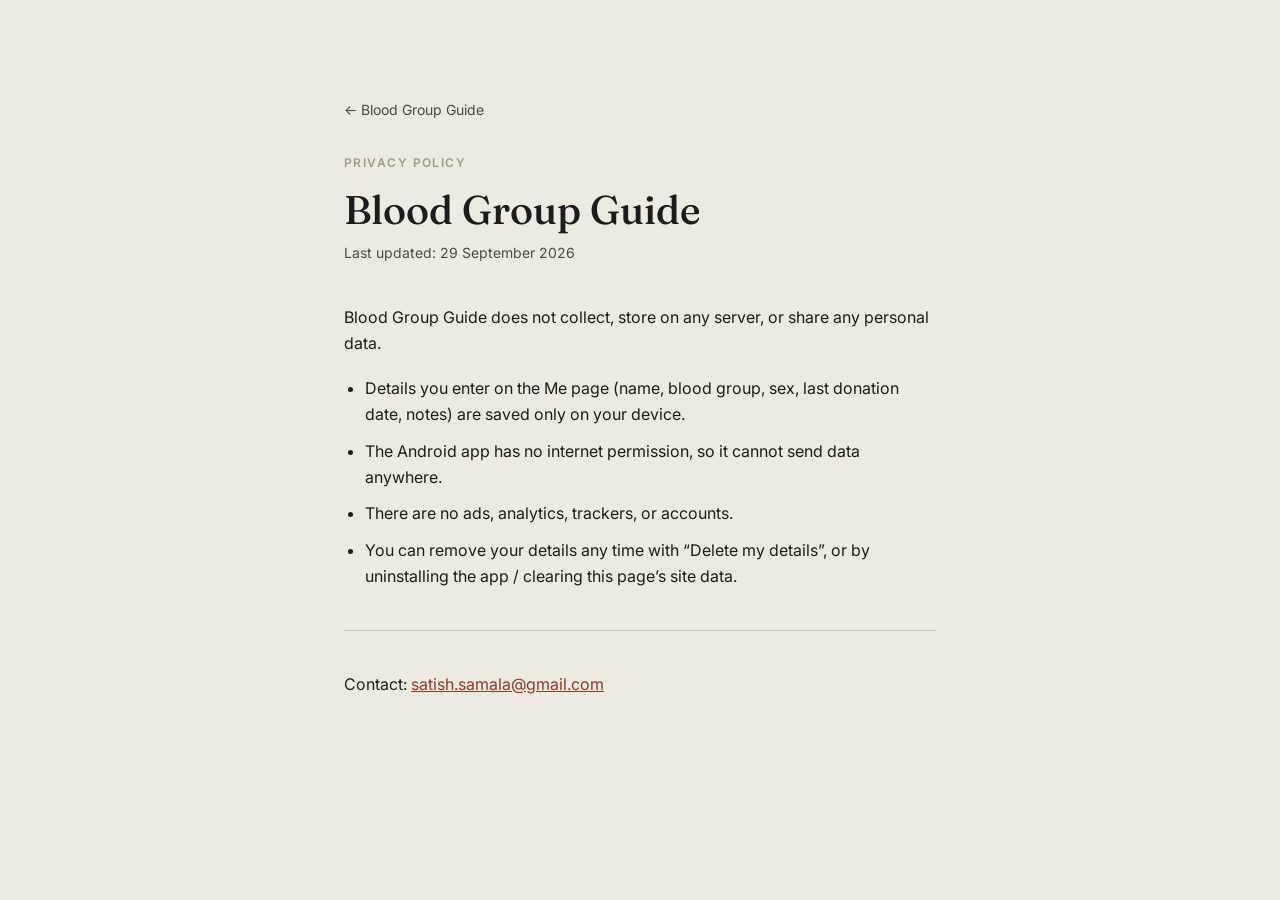
<file: blood-group-guide/privacy.html>
<!DOCTYPE html>
<html lang="en">
<head>
<meta charset="UTF-8">
<meta name="viewport" content="width=device-width, initial-scale=1.0">
<title>Privacy Policy — Blood Group Guide</title>
<meta name="description" content="Privacy policy for Blood Group Guide: no data collected, stored on any server, or shared.">
<meta name="robots" content="noindex">

<link rel="preconnect" href="https://fonts.googleapis.com">
<link rel="preconnect" href="https://fonts.gstatic.com" crossorigin>
<link href="https://fonts.googleapis.com/css2?family=Fraunces:ital,opsz,wght@0,9..144,300..900;1,9..144,300..900&family=Inter:wght@400;500;600&display=swap" rel="stylesheet">

<style>
  :root{
    --paper: #EDEAE2;
    --paper-lift: #FAF8F3;
    --ink: #1C1D1A;
    --ink-soft: #4A4A45;
    --taupe: #A39A8B;
    --rule: #C9C2B3;
    --rust: #8B3A2B;
    --max: 720px;
    --margin: clamp(20px, 5vw, 64px);
  }

  *{ margin:0; padding:0; box-sizing:border-box; }

  body{
    background:var(--paper);
    color:var(--ink);
    font-family:'Inter', sans-serif;
    font-size:16px;
    line-height:1.65;
    -webkit-font-smoothing:antialiased;
  }

  .wrap{
    max-width:var(--max);
    margin:0 auto;
    padding:clamp(48px, 8vw, 96px) var(--margin) 80px;
  }

  a{ color:var(--rust); }

  .eyebrow{
    font-family:'Inter', sans-serif;
    font-size:12px;
    font-weight:600;
    letter-spacing:0.12em;
    text-transform:uppercase;
    color:var(--taupe);
    margin-bottom:14px;
  }

  h1{
    font-family:'Fraunces', serif;
    font-weight:500;
    font-size:clamp(28px, 4vw, 40px);
    line-height:1.15;
    margin-bottom:8px;
  }

  .updated{
    color:var(--ink-soft);
    font-size:14px;
    margin-bottom:40px;
  }

  p{ margin-bottom:18px; }

  ul{
    margin:0 0 28px 1.3em;
  }

  li{ margin-bottom:10px; }

  hr{
    border:none;
    border-top:1px solid var(--rule);
    margin:40px 0;
  }

  .back{
    display:inline-block;
    margin-bottom:32px;
    font-size:14px;
    color:var(--ink-soft);
    text-decoration:none;
  }
  .back:hover{ color:var(--rust); }
</style>
</head>
<body>
  <div class="wrap">
    <a class="back" href="./">&larr; Blood Group Guide</a>

    <div class="eyebrow">Privacy Policy</div>
    <h1>Blood Group Guide</h1>
    <div class="updated">Last updated: 29 September 2026</div>

    <p>Blood Group Guide does not collect, store on any server, or share any personal data.</p>

    <ul>
      <li>Details you enter on the Me page (name, blood group, sex, last donation date, notes) are saved only on your device.</li>
      <li>The Android app has no internet permission, so it cannot send data anywhere.</li>
      <li>There are no ads, analytics, trackers, or accounts.</li>
      <li>You can remove your details any time with &ldquo;Delete my details&rdquo;, or by uninstalling the app / clearing this page&rsquo;s site data.</li>
    </ul>

    <hr>

    <p>Contact: <a href="mailto:satish.samala@gmail.com">satish.samala@gmail.com</a></p>
  </div>
</body>
</html>
</file>
<file: blood-group-guide/styles.css>
/* Tokens: clinical cool paper, oxblood for red cells, straw for plasma */
:root {
  --paper: #F5F6F8;
  --surface: #FFFFFF;
  --ink: #1D1B22;
  --muted: #625F6B;
  --line: #DEDCE3;
  --blood: #B0152F;
  --plasma: #C9922A;
  --ok: #1E7048;
  --accent: var(--blood);
  --on-accent: #FFFFFF;
  --radius-s: 6px;
  --radius-l: 14px;
  color-scheme: light dark;
}

@media (prefers-color-scheme: dark) {
  :root {
    --paper: #151318;
    --surface: #211E26;
    --ink: #F1EFF4;
    --muted: #A9A5B1;
    --line: #37333E;
    --blood: #E24A62;
    --plasma: #E8BC5A;
    --ok: #5CC592;
    --on-accent: #151318;
  }
}

body[data-product="plasma"] { --accent: var(--plasma); }

* { box-sizing: border-box; }

html, body { margin: 0; }

body {
  background: var(--paper);
  color: var(--ink);
  font-family: system-ui, "Roboto", "Segoe UI", sans-serif;
  font-size: 16px;
  line-height: 1.5;
  padding-top: env(safe-area-inset-top, 0px);
  padding-bottom: calc(64px + env(safe-area-inset-bottom, 0px));
  -webkit-tap-highlight-color: transparent;
}

button, input, select, textarea { font: inherit; color: inherit; }

:focus-visible { outline: 3px solid var(--accent); outline-offset: 2px; }

.sr {
  position: absolute; width: 1px; height: 1px; overflow: hidden;
  clip: rect(0 0 0 0); white-space: nowrap;
}

/* Header */
.top {
  position: sticky;
  top: env(safe-area-inset-top, 0px);
  z-index: 5;
  display: grid;
  grid-template-columns: minmax(0, 1fr) auto;
  align-items: center;
  row-gap: 8px;
  column-gap: 12px;
  padding: 12px 16px;
  background: var(--paper);
  border-bottom: 1px solid var(--line);
}
.top h1 {
  white-space: nowrap; overflow: hidden; text-overflow: ellipsis;
  font-size: 1.05rem; font-weight: 700; margin: 0;
}
.top .seg { grid-column: 1; justify-self: start; }
.about-btn {
  grid-column: 2;
  justify-self: end;
  display: inline-flex;
  align-items: center;
  gap: 6px;
  border: 1px solid var(--line);
  border-radius: 999px;
  background: var(--surface);
  padding: 6px 12px;
  font-size: 0.8rem;
  cursor: pointer;
}
body[data-tab="learn"] .seg { visibility: hidden; }

.lang-select {
  border: 1px solid var(--line);
  border-radius: 999px;
  background: var(--surface);
  padding: 6px 10px;
  font-size: 0.8rem;
  width: auto;
  cursor: pointer;
}

.seg {
  display: inline-flex;
  border: 1px solid var(--line);
  border-radius: 999px;
  padding: 3px;
  background: var(--surface);
}
.seg button {
  white-space: nowrap;
  border: 0;
  background: none;
  padding: 6px 12px;
  border-radius: 999px;
  font-size: 0.875rem;
  cursor: pointer;
}
.seg button[aria-checked="true"] { background: var(--accent); color: var(--on-accent); font-weight: 600; }

main { max-width: 560px; margin: 0 auto; padding: 16px; }

.lead { margin: 4px 0 14px; color: var(--muted); }
h2 { font-size: 1.1rem; margin: 28px 0 10px; }
.small { font-size: 0.85rem; color: var(--muted); }
.muted { color: var(--muted); }

/* First-launch language picker */
.lang-gate {
  position: fixed;
  inset: 0;
  z-index: 20;
  display: flex;
  flex-direction: column;
  justify-content: center;
  gap: 20px;
  padding: calc(24px + env(safe-area-inset-top, 0px)) 16px calc(24px + env(safe-area-inset-bottom, 0px));
  background: var(--paper);
  overflow-y: auto;
}
.lang-gate[hidden] { display: none; }
body:has(.lang-gate:not([hidden])) { overflow: hidden; }
.lang-gate > * { width: 100%; max-width: 420px; margin-inline: auto; }
.lang-gate-title {
  display: grid; gap: 2px; margin: 0;
  font-size: 1.15rem; font-weight: 700;
}
.lang-gate-title span + span { font-size: 0.95rem; font-weight: 600; color: var(--muted); }
.lang-gate-options { display: grid; gap: 10px; }
.lang-gate-options button {
  display: flex; justify-content: space-between; align-items: center;
  padding: 16px 18px;
  border: 1.5px solid var(--line);
  border-top: 4px solid var(--blood);
  border-radius: var(--radius-s);
  background: var(--surface);
  font-size: 1.2rem; font-weight: 650;
  text-align: left;
  cursor: pointer;
}
.lang-gate-options .muted { font-size: 0.85rem; font-weight: 500; }
.lang-gate .small { margin: 0; }

/* First-run intro */
.intro {
  background: var(--surface);
  border: 1px solid var(--line);
  border-top: 4px solid var(--blood);
  border-radius: var(--radius-s);
  padding: 4px 16px 16px;
  margin-bottom: 20px;
}
.intro h2 { margin: 12px 0 8px; }
.intro p { margin: 0 0 10px; }

/* Group picker */
.groups {
  display: grid;
  grid-template-columns: repeat(4, 1fr);
  gap: 8px;
}
.group {
  aspect-ratio: 1.25;
  border: 1.5px solid var(--line);
  border-radius: var(--radius-s);
  background: var(--surface);
  font-size: 1.35rem;
  font-weight: 750;
  letter-spacing: -0.02em;
  cursor: pointer;
}
.group[aria-checked="true"] {
  background: var(--accent);
  border-color: var(--accent);
  color: var(--on-accent);
}

/* The blood bag label: the one memorable element */
.label {
  display: flex;
  flex-wrap: wrap;
  margin-top: 18px;
  background: var(--surface);
  border: 2px solid var(--ink);
  border-radius: var(--radius-l);
  overflow: hidden;
}
.label[hidden] { display: none; }
.label-band { width: 14px; background: var(--accent); flex: 0 0 14px; }
.label-body { flex: 1; padding: 14px 16px 16px; min-width: 0; }
.label-head {
  display: flex;
  align-items: flex-end;
  justify-content: space-between;
  gap: 12px;
  padding-bottom: 10px;
  border-bottom: 2px solid var(--ink);
  margin-bottom: 8px;
}
.big {
  font-size: 4.5rem;
  line-height: 0.9;
  font-weight: 850;
  letter-spacing: -0.04em;
}
.label-meta { text-align: right; font-weight: 600; font-size: 0.95rem; }
.label h3 {
  font-size: 0.95rem;
  font-weight: 600;
  margin: 12px 0 6px;
  display: flex;
  justify-content: space-between;
}
.count { color: var(--muted); font-weight: 400; font-size: 0.85rem; }
.label-foot {
  flex-basis: 100%;
  margin: 0;
  padding: 10px 16px 12px 30px;
  border-top: 1px dashed var(--line);
  font-size: 0.9rem;
}

.chips { display: flex; flex-wrap: wrap; gap: 6px; }
.chip {
  padding: 3px 10px;
  border: 1.5px solid var(--line);
  border-radius: var(--radius-s);
  font-weight: 700;
  min-width: 3.1em;
  text-align: center;
}
.chip.mine { border-color: var(--accent); }

/* Donor/recipient diagram */
.diagram { margin-top: 16px; }
.diagram svg { width: 100%; height: auto; display: block; }
.diagram-title { font: 700 13px system-ui, sans-serif; fill: var(--ink); }
.diagram-note { font: 12px system-ui, sans-serif; fill: var(--muted); }
.diagram-box { fill: var(--surface); stroke: var(--line); stroke-width: 1.5; }
.diagram-box-text { font: 700 14px system-ui, sans-serif; fill: var(--ink); }
.diagram-big { fill: var(--accent); }
.diagram-big-text { font: 800 16px system-ui, sans-serif; fill: var(--on-accent); }
.diagram-arrow { stroke: var(--muted); stroke-width: 2; }
.diagram-arrowhead { fill: var(--muted); }

/* Pair test */
.pair { display: grid; grid-template-columns: 1fr 1fr; gap: 12px; }
label { display: flex; flex-direction: column; gap: 4px; font-size: 0.9rem; font-weight: 600; }
select, input, textarea {
  padding: 10px 12px;
  border: 1.5px solid var(--line);
  border-radius: var(--radius-s);
  background: var(--surface);
  font-weight: 400;
  font-size: 1rem;
  width: 100%;
}
/* Date field: the native picker sits invisibly on top of a dd/mm/yyyy display,
   since type="date" always shows the device locale's format. */
.date-field { position: relative; display: block; }
.date-display {
  display: block;
  padding: 10px 12px;
  border: 1.5px solid var(--line);
  border-radius: var(--radius-s);
  background: var(--surface);
  font-weight: 400;
  font-size: 1rem;
}
.date-display.empty { color: var(--muted); }
.date-field input {
  position: absolute; inset: 0;
  opacity: 0;
  cursor: pointer;
}
.date-field:focus-within .date-display { outline: 3px solid var(--accent); outline-offset: 2px; }

.verdict {
  margin: 12px 0 0;
  padding: 12px 14px;
  border-radius: var(--radius-s);
  border-left: 5px solid var(--muted);
  background: var(--surface);
  font-weight: 600;
}
.verdict.yes { border-left-color: var(--ok); }
.verdict.no { border-left-color: var(--blood); }

/* Chart */
.table-wrap { overflow-x: auto; }
.chart {
  border-collapse: collapse;
  width: 100%;
  min-width: 340px;
  background: var(--surface);
  font-size: 0.9rem;
}
.chart th, .chart td {
  border: 1px solid var(--line);
  padding: 8px 4px;
  text-align: center;
}
.chart th { font-weight: 700; }
.chart tr.mine th, .chart th.mine { color: var(--accent); }
.chart tr.mine td, .chart td.mine { background: color-mix(in srgb, var(--accent) 8%, transparent); }
.dot {
  display: inline-block;
  width: 12px; height: 12px;
  border-radius: 50% 50% 50% 0;
  transform: rotate(135deg);
  background: var(--accent);
}

/* Learn */
details {
  background: var(--surface);
  border: 1px solid var(--line);
  border-radius: var(--radius-s);
  margin-bottom: 8px;
  padding: 0 14px;
}
summary { padding: 14px 0; font-weight: 650; cursor: pointer; }
details p { margin: 0 0 12px; max-width: 70ch; }

/* Me */
.form { display: grid; gap: 16px; margin-top: 20px; }
fieldset { border: 0; padding: 0; margin: 0; }
legend { font-size: 0.9rem; font-weight: 600; margin-bottom: 6px; }
.actions { display: flex; flex-wrap: wrap; gap: 10px; }
.primary, .ghost {
  padding: 11px 18px;
  border-radius: var(--radius-s);
  font-weight: 650;
  cursor: pointer;
}
.primary { background: var(--blood); color: #fff; border: 0; }
.ghost { background: none; border: 1.5px solid var(--line); }
.status { margin: 0; min-height: 1.5em; color: var(--muted); }
.privacy {
  margin-top: 24px;
  padding-top: 12px;
  border-top: 1px solid var(--line);
  font-size: 0.85rem;
  color: var(--muted);
}

/* Bottom navigation */
nav.bottom {
  position: fixed;
  left: 0; right: 0; bottom: 0;
  z-index: 5;
  display: grid;
  grid-template-columns: repeat(4, 1fr);
  background: var(--surface);
  border-top: 1px solid var(--line);
  padding-bottom: env(safe-area-inset-bottom, 0px);
}
nav.bottom button {
  border: 0;
  background: none;
  height: 60px;
  font-size: 0.9rem;
  font-weight: 600;
  color: var(--muted);
  cursor: pointer;
  position: relative;
}
nav.bottom button[aria-selected="true"] { color: var(--ink); }
nav.bottom button[aria-selected="true"]::before {
  content: "";
  position: absolute;
  top: 0; left: 30%; right: 30%;
  height: 3px;
  border-radius: 0 0 3px 3px;
  background: var(--blood);
}

@media (prefers-reduced-motion: reduce) {
  * { transition: none !important; animation: none !important; }
}
</file>
